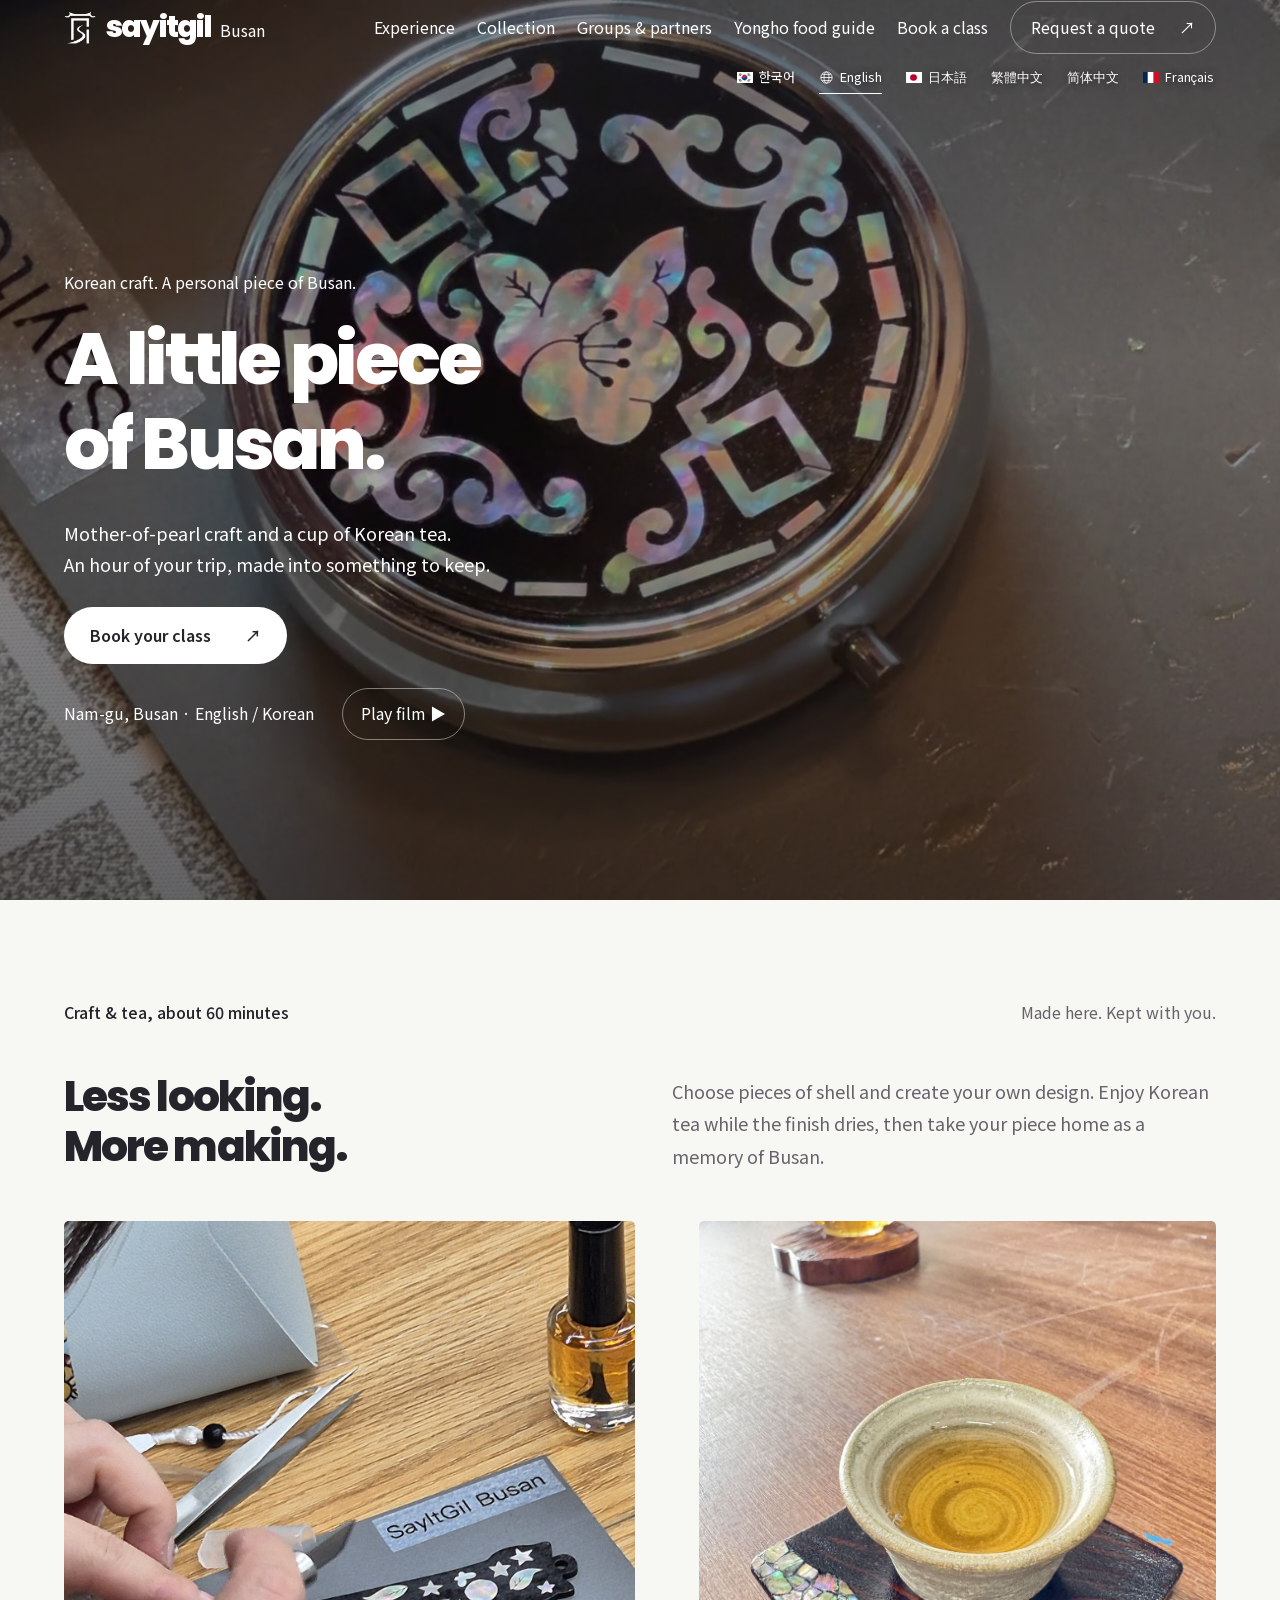
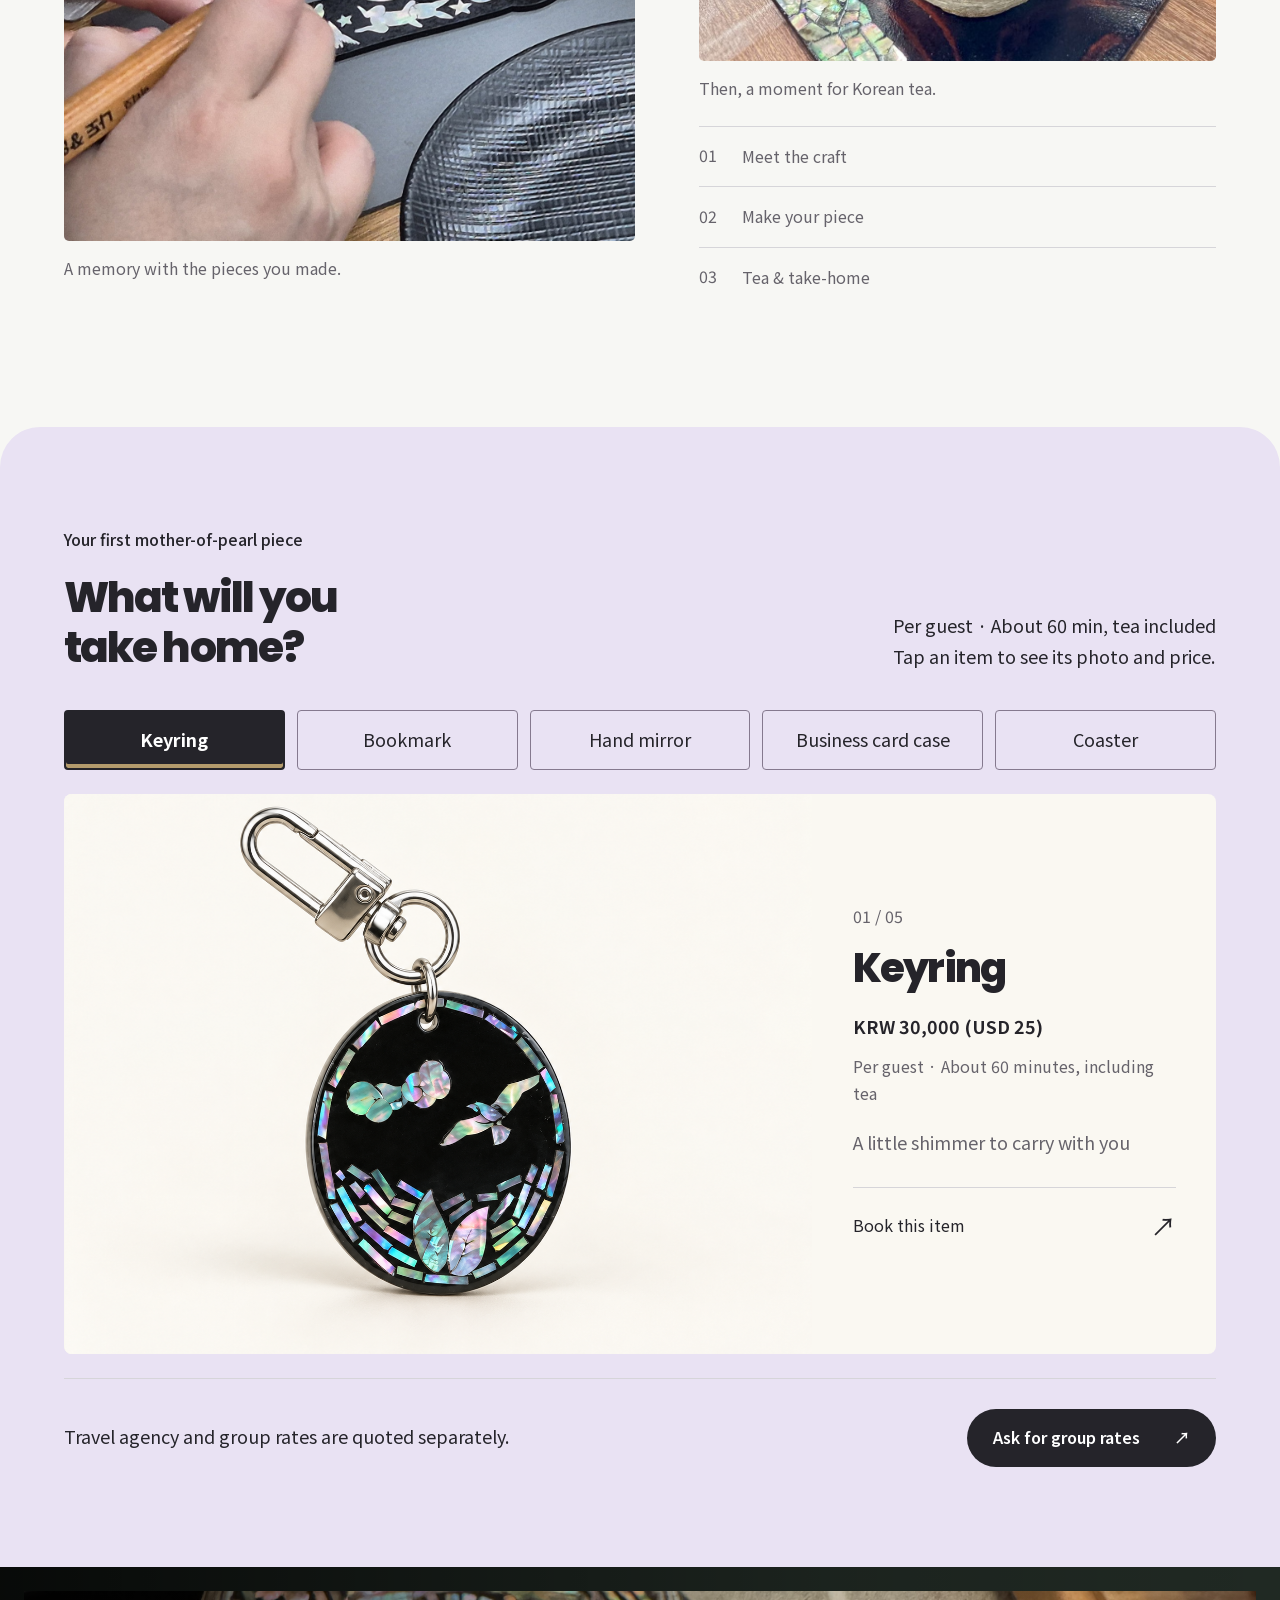
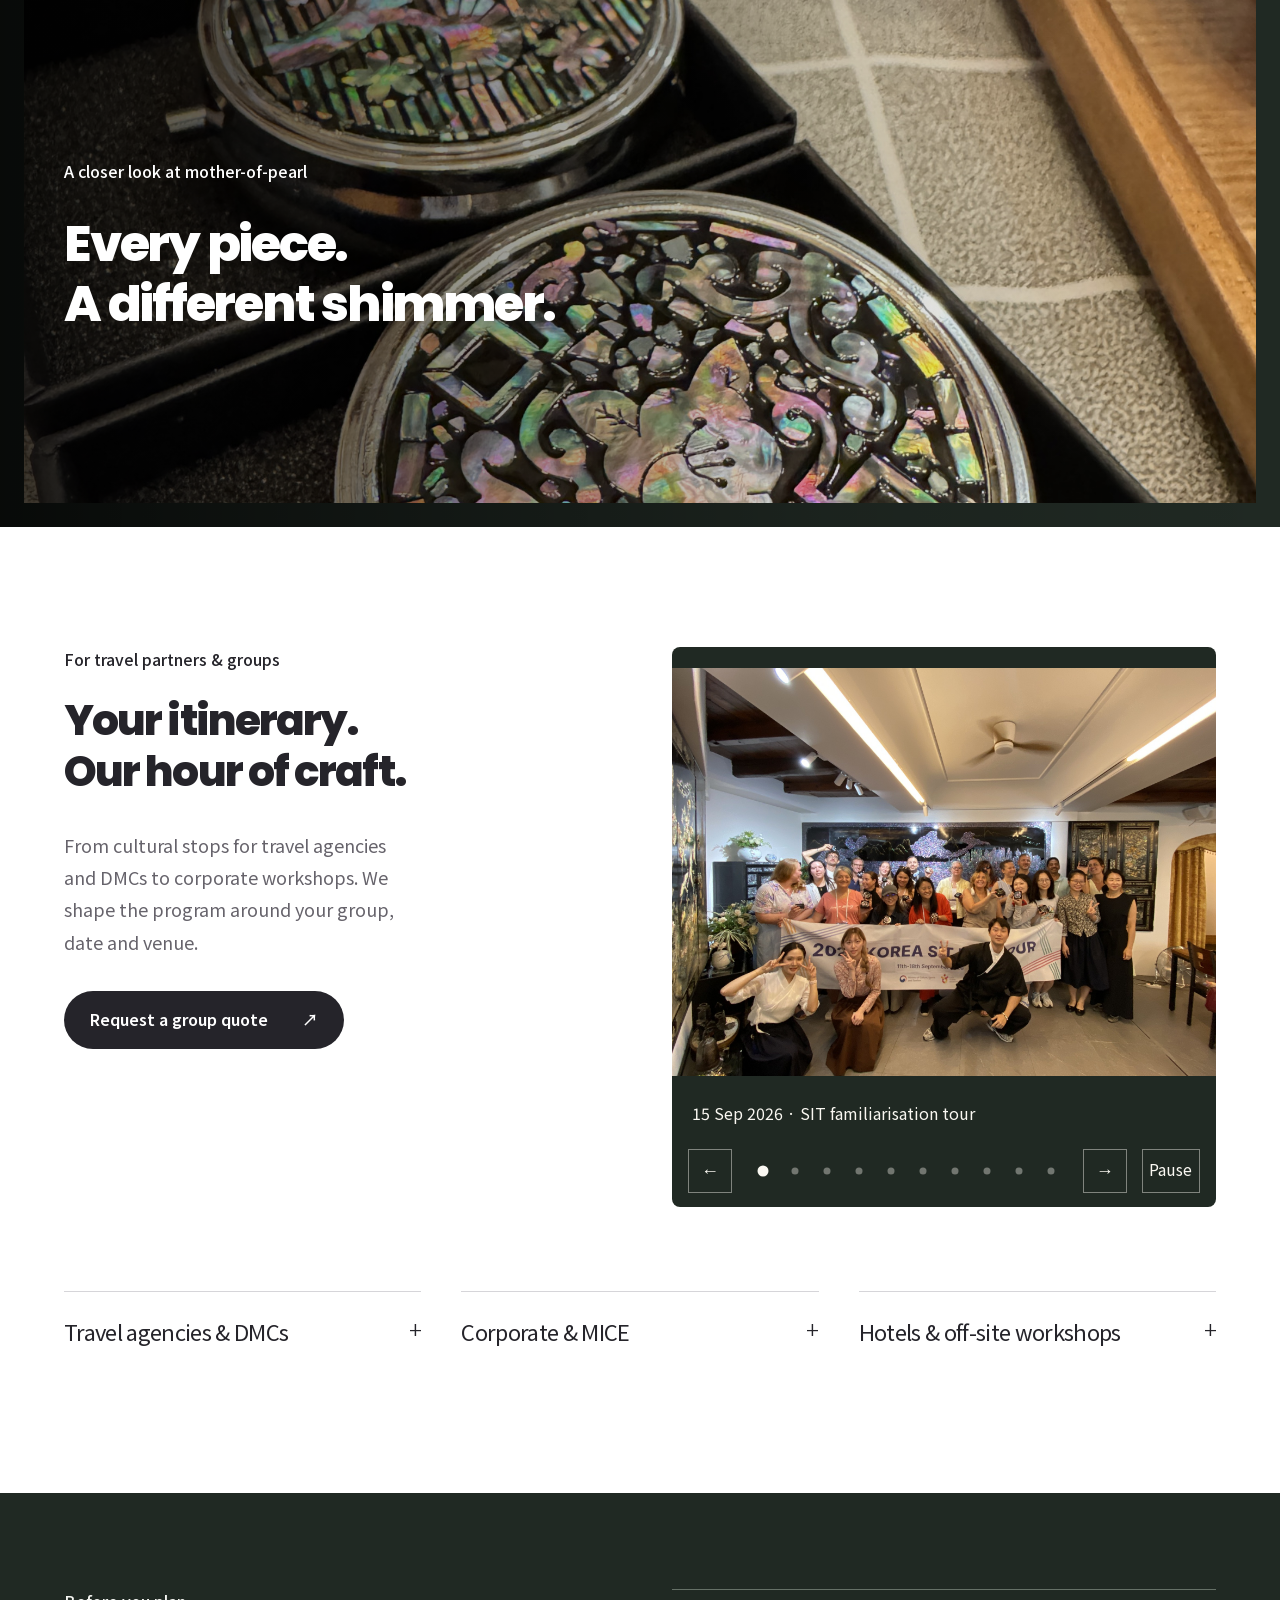
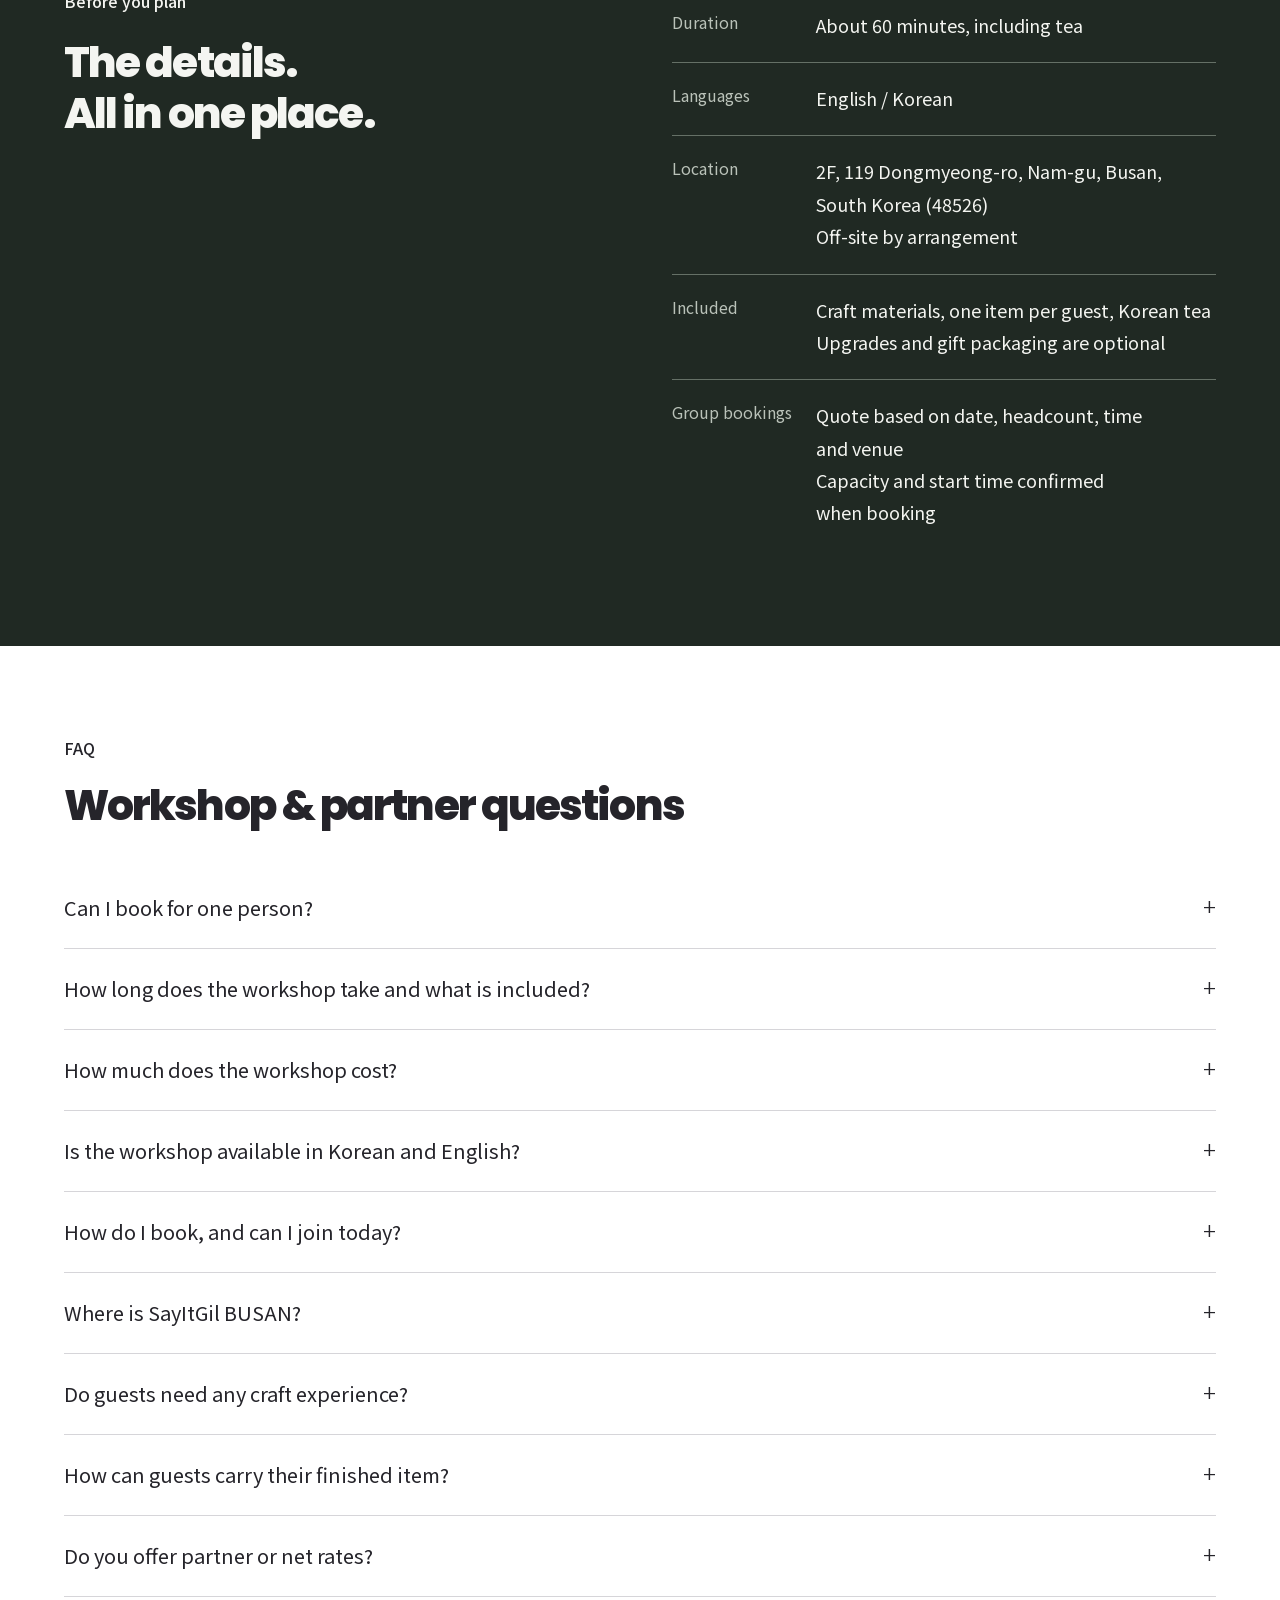
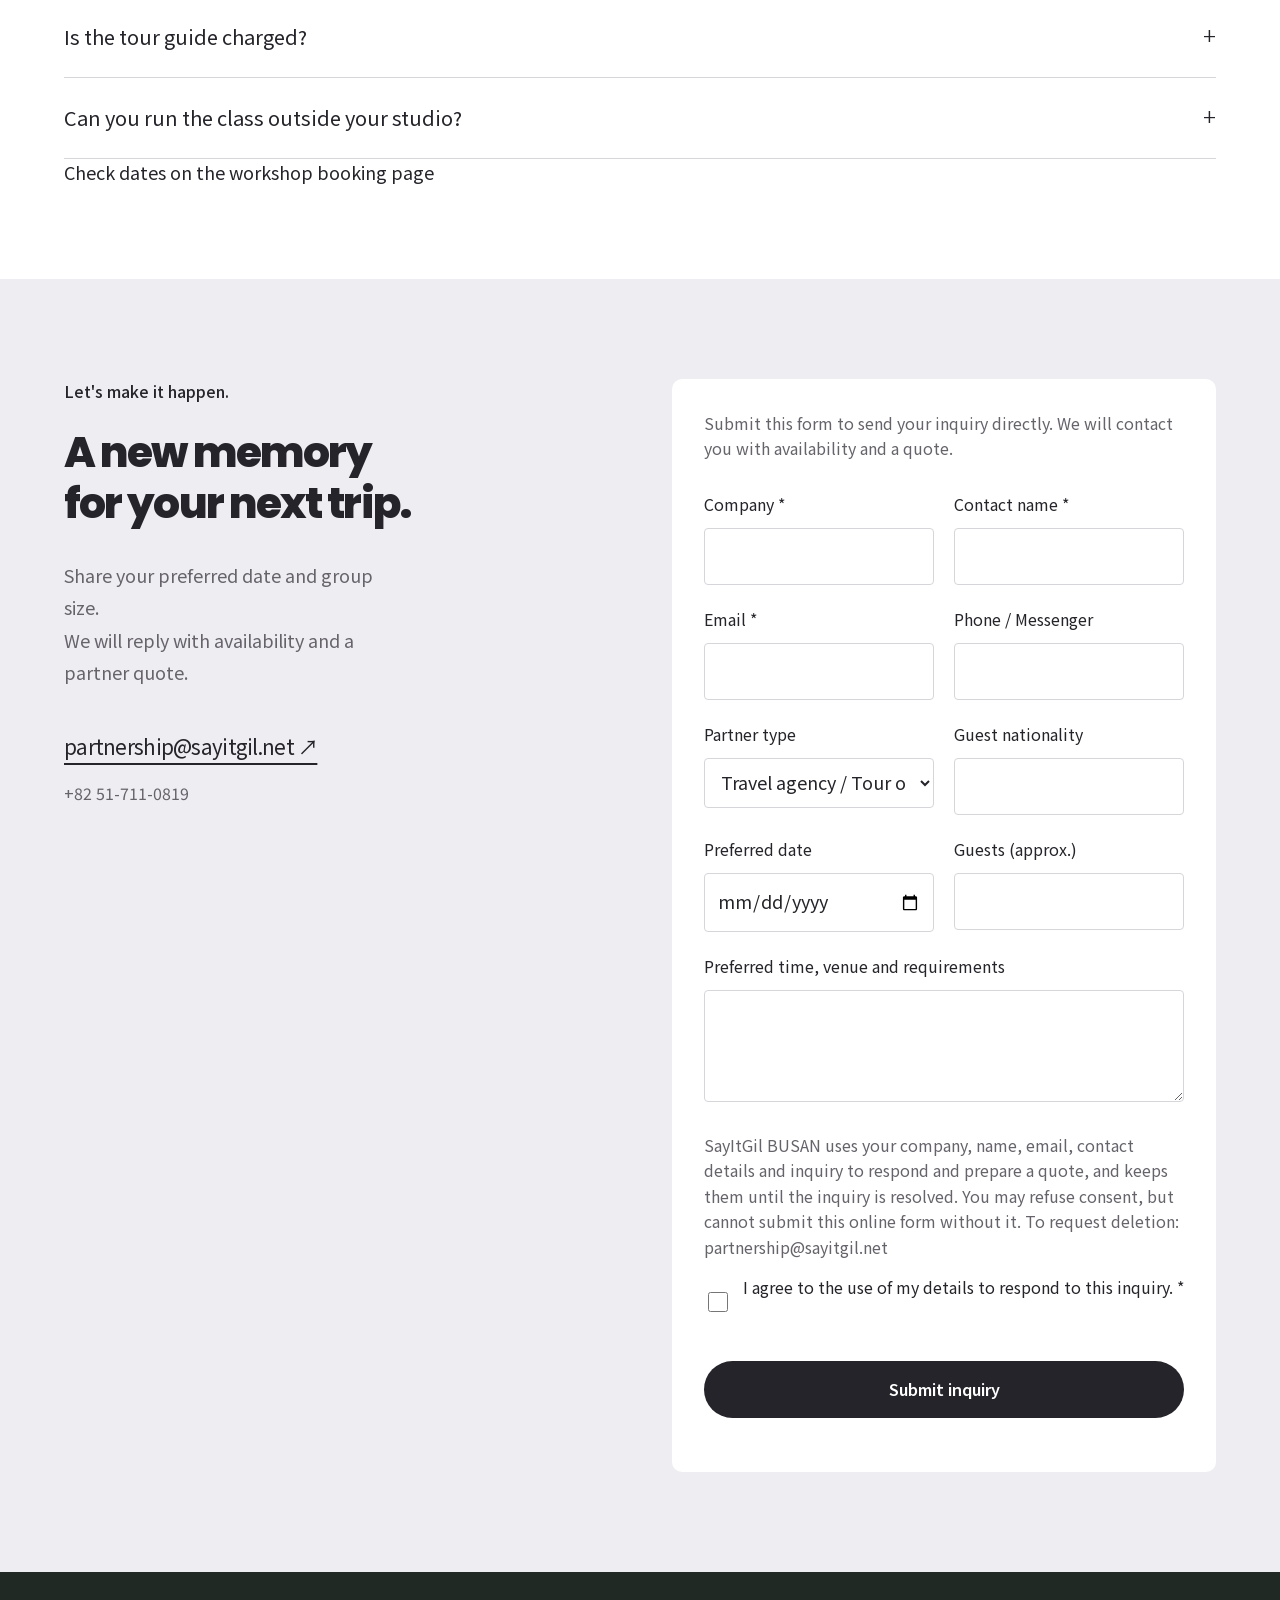
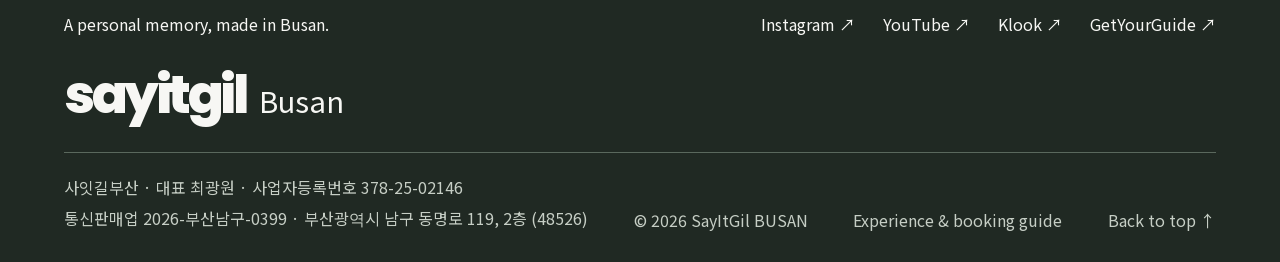
<file: index.html>
<!DOCTYPE html>
<html lang="ko"><head><meta charset="utf-8"/><meta content="width=device-width,initial-scale=1" name="viewport"/><title>사잇길부산 | 부산 자개 공예와 다도 체험</title><meta content="부산 남구 사잇길부산의 자개 공예와 다도 체험. 약 60분, 한국어·영어 진행. 개인·단체 예약, 품목별 가격과 방문 안내. Mother-of-pearl craft and Korean tea in Busan." name="description"/><link href="/img/mark.png" rel="icon"/><link href="/styles.css?v=20261105-wordmark2" rel="stylesheet"/><meta content="index,follow,max-image-preview:large" name="robots"/><link href="https://www.sayitgil.net/" hreflang="ko" rel="alternate"/><link href="https://www.sayitgil.net/en/" hreflang="en" rel="alternate"/><link href="https://www.sayitgil.net/en/" hreflang="x-default" rel="alternate"/><link href="https://www.sayitgil.net/" rel="canonical"/><link href="/llms.txt" rel="describedby" type="text/plain"/><link href="/experience.md" rel="alternate" title="체험 안내 / Experience guide" type="text/markdown"/><meta content="website" property="og:type"/><meta content="https://www.sayitgil.net/" property="og:url"/><meta content="사잇길부산 | Busan mother-of-pearl craft &amp; Korean tea" property="og:title"/><meta content="부산 남구 자개 공예와 다도 체험 · 약 60분 · 한국어/영어 · 개인 및 단체 예약. Mother-of-pearl craft and Korean tea in Busan." property="og:description"/><meta content="https://www.sayitgil.net/img/og-hand-mirrors.jpg" property="og:image"/><script type="application/ld+json">{"@context": "https://schema.org", "@graph": [{"@type": "LocalBusiness", "@id": "https://www.sayitgil.net/#business", "name": "사잇길부산", "alternateName": "SayItGil BUSAN", "url": "https://www.sayitgil.net/", "description": "부산 남구에서 자개 소품 만들기와 한국 차를 함께 경험하는 약 60분 공예 체험. Mother-of-pearl souvenir making and Korean tea in Nam-gu, Busan; about 60 minutes.", "telephone": "+82-51-711-0819", "email": "partnership@sayitgil.net", "image": "https://www.sayitgil.net/img/round6/experience.jpg", "address": [{"@type": "PostalAddress", "streetAddress": "동명로 119, 2층", "addressLocality": "남구", "addressRegion": "부산광역시", "postalCode": "48526", "addressCountry": "KR", "inLanguage": "ko"}, {"@type": "PostalAddress", "streetAddress": "2F, 119 Dongmyeong-ro", "addressLocality": "Nam-gu", "addressRegion": "Busan", "postalCode": "48526", "addressCountry": "South Korea", "inLanguage": "en"}], "sameAs": ["https://www.youtube.com/@sayitgil", "https://www.instagram.com/sayitgil/", "https://www.klook.com/en-US/activity/221471-busan-mother-of-pearl-craft-class-with-tea-ceremony/", "https://www.getyourguide.com/busan-l32281/busan-mother-of-pearl-craft-class-with-games-t1162229/", "https://www.kkday.com/en/product/683523", "https://www.airbnb.com/experiences/6804129", "https://www.google.com/maps?cid=4516739246951051170", "https://pcmap.place.naver.com/place/2031362333/home"], "geo": {"@type": "GeoCoordinates", "latitude": 35.1201896, "longitude": 129.1100697}, "openingHoursSpecification": [{"@type": "OpeningHoursSpecification", "dayOfWeek": ["Monday","Tuesday","Wednesday","Thursday","Friday","Saturday","Sunday"], "opens": "10:00", "closes": "18:00"}], "hasMap": "https://www.google.com/maps?cid=4516739246951051170"}, {"@type": "Service", "@id": "https://www.sayitgil.net/#craft-experience", "name": "부산 자개 공예와 다도 체험 | Busan mother-of-pearl craft and Korean tea", "serviceType": "Mother-of-pearl craft workshop", "provider": {"@id": "https://www.sayitgil.net/#business"}, "areaServed": {"@type": "City", "name": "Busan"}, "description": "약 60분, 공예 재료·1인 1소품·한국 차 포함. 한국어·영어 진행. 단체와 출장 체험은 사전 협의. About 60 minutes with materials, one item per guest and Korean tea. Korean and English. Group and off-site workshops by arrangement.", "offers": [{"@type": "Offer", "name": "자개 키링 / Mother-of-pearl keyring", "price": 30000, "priceCurrency": "KRW", "url": "https://www.sayitgil.net/booking.html", "itemOffered": {"@type": "Service", "name": "자개 키링 만들기 / Mother-of-pearl keyring workshop"}}, {"@type": "Offer", "name": "자개 책갈피 / Mother-of-pearl bookmark", "price": 30000, "priceCurrency": "KRW", "url": "https://www.sayitgil.net/booking.html", "itemOffered": {"@type": "Service", "name": "자개 책갈피 만들기 / Mother-of-pearl bookmark workshop"}}, {"@type": "Offer", "name": "자개 손거울 / Mother-of-pearl hand mirror", "price": 35000, "priceCurrency": "KRW", "url": "https://www.sayitgil.net/booking.html", "itemOffered": {"@type": "Service", "name": "자개 손거울 만들기 / Mother-of-pearl hand mirror workshop"}}, {"@type": "Offer", "name": "자개 명함케이스 / Mother-of-pearl business card case", "price": 35000, "priceCurrency": "KRW", "url": "https://www.sayitgil.net/booking.html", "itemOffered": {"@type": "Service", "name": "자개 명함케이스 만들기 / Mother-of-pearl business card case workshop"}}, {"@type": "Offer", "name": "자개 코스터 / Mother-of-pearl coaster", "price": 50000, "priceCurrency": "KRW", "url": "https://www.sayitgil.net/booking.html", "itemOffered": {"@type": "Service", "name": "자개 코스터 만들기 / Mother-of-pearl coaster workshop"}}]}, {"@type": "WebSite", "@id": "https://www.sayitgil.net/#website", "name": "사잇길부산 | SayItGil BUSAN", "url": "https://www.sayitgil.net/", "inLanguage": ["ko", "en"], "publisher": {"@id": "https://www.sayitgil.net/#business"}}]}</script><meta content="e8a9a65adebbda06eb43364115efa83b726cf22c" name="naver-site-verification"/>
<script type="application/ld+json">{"@context": "https://schema.org", "@type": "FAQPage", "@id": "https://www.sayitgil.net/#faq", "inLanguage": "ko", "mainEntity": [{"@type": "Question", "name": "혼자서도 예약할 수 있나요?", "acceptedAnswer": {"@type": "Answer", "text": "1인 참여를 원하면 예약 페이지에서 희망 날짜와 인원을 선택해 가능 여부를 확인합니다. 선택한 회차에 1인 예약이 가능한지 확인되지 않으면 051-711-0819 또는 partnership@sayitgil.net으로 문의한 뒤 예약합니다."}}, {"@type": "Question", "name": "체험은 얼마나 걸리고 무엇이 포함되나요?", "acceptedAnswer": {"@type": "Answer", "text": "자개 공예와 한국 차를 포함해 약 60분입니다. 공예 재료와 1인당 완성품 한 개가 포함되며, 만든 소품은 가져갑니다."}}, {"@type": "Question", "name": "체험 가격은 얼마인가요?", "acceptedAnswer": {"@type": "Answer", "text": "공식 홈페이지 개인 체험 기준으로 키링·책갈피는 각 30,000원, 손거울·명함케이스는 각 35,000원, 코스터는 50,000원입니다. 약 60분 체험과 한국 차가 포함됩니다. 예약 채널과 선택 옵션에 따라 조건이 다를 수 있어 결제 전 최종 금액을 확인합니다. 여행사·단체는 별도 견적입니다."}}, {"@type": "Question", "name": "한국어와 영어로 진행하나요?", "acceptedAnswer": {"@type": "Answer", "text": "한국어와 영어로 진행합니다. 예약할 때 희망 언어를 확인합니다."}}, {"@type": "Question", "name": "어떻게 예약하고, 당일에도 참여할 수 있나요?", "acceptedAnswer": {"@type": "Answer", "text": "아래 체험 예약 페이지에서 날짜·시간·인원을 선택합니다. 당일 참여는 빈자리와 운영 가능 여부를 먼저 확인해야 하며, 방문 전 051-711-0819로 문의합니다."}}, {"@type": "Question", "name": "어디로 찾아가면 되나요?", "acceptedAnswer": {"@type": "Answer", "text": "주소는 부산광역시 남구 동명로 119, 2층(48526)입니다. 지도에서 사잇길부산을 검색하고 출발지 기준 경로를 확인합니다. 1층 해달(HAEDAL) 간판이 있는 건물의 2층으로 올라오면 됩니다."}}, {"@type": "Question", "name": "공예 경험이 없어도 되나요?", "acceptedAnswer": {"@type": "Answer", "text": "필요 없습니다. 처음 해 보는 분을 기준으로 진행합니다."}}, {"@type": "Question", "name": "완성품은 어떻게 가져가나요?", "acceptedAnswer": {"@type": "Answer", "text": "완성한 소품을 가져갑니다. 포장 옵션은 예약 시 확인하며, 항공 운반은 이용 항공사의 수하물 규정을 확인합니다."}}, {"@type": "Question", "name": "여행사 요금이 따로 있나요?", "acceptedAnswer": {"@type": "Answer", "text": "프로그램·인원·장소에 맞춰 파트너 견적을 안내합니다. 품목 업그레이드와 포장 옵션은 견적서에 구분해 명시합니다."}}, {"@type": "Question", "name": "가이드도 요금이 있나요?", "acceptedAnswer": {"@type": "Answer", "text": "동행 가이드의 동행료는 무료입니다. 작품 제작과 재료 제공 조건은 견적서에 명시합니다."}}, {"@type": "Question", "name": "매장 밖에서도 진행할 수 있나요?", "acceptedAnswer": {"@type": "Answer", "text": "출장 운영은 장소·날짜·인원을 확인해 가능 여부와 견적을 안내합니다."}}]}</script><link href="/i18n/language.css" rel="stylesheet"/><script src="/i18n/catalogs.js"></script><script src="/i18n/language.js"></script></head><body>
<a class="skip" href="#experience"><span data-lang="ko">본문으로 이동</span><span data-lang="en">Skip to content</span></a>
<main id="top">
<section aria-label="Korean mother-of-pearl craft in Busan" class="hero"><header class="site-header"><a class="brand" href="#top"><img alt="사잇길부산" height="38" src="/img/mark.png" width="38"/><span>sayitgil<span class="brand-location">Busan</span></span></a><button aria-controls="navigation" aria-expanded="false" class="menu-toggle"><span data-lang="ko">메뉴</span><span data-lang="en">Menu</span></button><nav aria-label="Main navigation" class="nav-links" id="navigation"><a href="#experience"><span data-lang="ko">체험</span><span data-lang="en">Experience</span></a><a href="#collection"><span data-lang="ko">만들 수 있는 것</span><span data-lang="en">Collection</span></a><a href="#partners"><span data-lang="ko">단체·파트너</span><span data-lang="en">Groups &amp; partners</span></a><a class="nav-food-guide" href="https://partnership-sayitgil.github.io/yongho-food-guide/" rel="noopener noreferrer" target="_blank"><span data-lang="ko">용호동 맛집</span><span data-lang="en">Yongho food guide</span></a><a class="direct-booking" href="/booking.html"><span data-lang="ko">체험 예약</span><span data-lang="en">Book a class</span></a><a class="nav-inquiry" href="#inquiry"><span data-lang="ko">단체 견적 문의</span><span data-lang="en">Request a quote</span> <span aria-hidden="true">↗</span></a></nav><nav aria-label="Language" class="language-nav"></nav></header><div class="hero-media"><img alt="자개 소품을 직접 만드는 손작업 장면" fetchpriority="high" height="900" src="/img/hero-poster-new.jpg" width="1600"/><video aria-hidden="true" id="hero-video" loop="" muted="" playsinline="" poster="/img/hero-poster-new.jpg" preload="none"><source src="/img/hero-film-new.mp4" type="video/mp4"/></video></div><div class="hero-shade"></div><div class="hero-content"><p class="hero-label"><span data-lang="ko">한국의 자개, 나만의 부산.</span><span data-lang="en">Korean craft. A personal piece of Busan.</span></p><h1><span data-lang="ko">부산을<br/><span class="second-line">손끝에 담다.</span></span><span data-lang="en">A little piece<br/><span class="second-line">of Busan.</span></span></h1><div class="hero-bottom"><div><p><span data-lang="ko">자개 소품 만들기와 한국 차 한 잔.<br/>여행의 한 시간을, 가져갈 수 있는 기억으로.</span><span data-lang="en">Mother-of-pearl craft and a cup of Korean tea.<br/>An hour of your trip, made into something to keep.</span></p><a class="btn btn-light" href="/booking.html"><span data-lang="ko">체험 예약하기</span><span data-lang="en">Book your class</span> <span aria-hidden="true">↗</span></a></div><div class="hero-controls"><span><span data-lang="ko">부산 남구 · 영어 / 한국어</span><span data-lang="en">Nam-gu, Busan · English / Korean</span></span><button aria-label="Play video" id="film-toggle" type="button"><span data-lang="ko">영상 재생</span><span data-lang="en">Play film</span> <span aria-hidden="true">▶</span></button></div></div></div><a aria-label="Explore" class="hero-scroll" href="#experience">↓</a></section>
<section class="experience" id="experience"><div class="section-top"><span class="kicker"><span data-lang="ko">공예와 다도, 약 60분</span><span data-lang="en">Craft &amp; tea, about 60 minutes</span></span><span class="mini">Made here. Kept with you.</span></div><div class="statement"><h2><span data-lang="ko">구경하는 여행에서,<br/>직접 만드는 여행으로.</span><span data-lang="en">Less looking.<br/>More making.</span></h2><p><span data-lang="ko">조개에서 온 빛을 골라 나만의 소품을 꾸밉니다. 마감이 마르는 동안 한국 차를 즐기고, 완성한 작품은 여행의 기억으로 가져갑니다.</span><span data-lang="en">Choose pieces of shell and create your own design. Enjoy Korean tea while the finish dries, then take your piece home as a memory of Busan.</span></p></div><div class="experience-grid"><figure class="making-photo"><img alt="Hands arranging mother-of-pearl pieces on a bookmark" height="1500" loading="lazy" src="/img/round6/experience.jpg" width="2000"/><figcaption><span data-lang="ko">직접 만든 작품과 남기는 기억.</span><span data-lang="en">A memory with the pieces you made.</span></figcaption></figure><div class="tea-story"><figure><img alt="자개 받침 위에 놓인 한국 차" class="" height="1400" loading="lazy" src="/img/tea.jpg" width="1050"/><figcaption><span data-lang="ko">그리고, 차 한 잔의 여유.</span><span data-lang="en">Then, a moment for Korean tea.</span></figcaption></figure><div class="process"><div><span>01</span><p><span data-lang="ko">나전 이야기</span><span data-lang="en">Meet the craft</span></p></div><div><span>02</span><p><span data-lang="ko">자개 소품 만들기</span><span data-lang="en">Make your piece</span></p></div><div><span>03</span><p><span data-lang="ko">다도와 작품 포장</span><span data-lang="en">Tea &amp; take-home</span></p></div></div></div></div></section>
<section class="collection" id="collection"><div class="collection-head"><div><p class="kicker"><span data-lang="ko">나의 첫 자개 소품</span><span data-lang="en">Your first mother-of-pearl piece</span></p><h2><span data-lang="ko">어떤 기억을<br/>가져갈까요?</span><span data-lang="en">What will you<br/>take home?</span></h2></div><p class="collection-intro"><span data-lang="ko">개인 1인 기준 · 약 60분, 다도 포함<br/>품목을 눌러 사진과 가격을 살펴보세요.</span><span data-lang="en">Per guest · About 60 min, tea included<br/>Tap an item to see its photo and price.</span></p></div><div aria-label="Craft items" class="product-tabs" role="tablist"><button aria-controls="panel-keyring" aria-selected="true" data-product="keyring" id="tab-keyring" role="tab" tabindex="0" type="button"><span data-lang="ko">키링</span><span data-lang="en">Keyring</span></button><button aria-controls="panel-bookmark" aria-selected="false" data-product="bookmark" id="tab-bookmark" role="tab" tabindex="-1" type="button"><span data-lang="ko">책갈피</span><span data-lang="en">Bookmark</span></button><button aria-controls="panel-mirror" aria-selected="false" data-product="mirror" id="tab-mirror" role="tab" tabindex="-1" type="button"><span data-lang="ko">손거울</span><span data-lang="en">Hand mirror</span></button><button aria-controls="panel-case" aria-selected="false" data-product="case" id="tab-case" role="tab" tabindex="-1" type="button"><span data-lang="ko">명함케이스</span><span data-lang="en">Business card case</span></button><button aria-controls="panel-coaster" aria-selected="false" data-product="coaster" id="tab-coaster" role="tab" tabindex="-1" type="button"><span data-lang="ko">코스터</span><span data-lang="en">Coaster</span></button></div><div class="product-stage"><div aria-labelledby="tab-keyring" class="product-panel" id="panel-keyring" role="tabpanel"><figure><img alt="Keyring — actual mother-of-pearl piece" height="1086" loading="lazy" src="/img/products-retouched/keyring.png" width="1448"/></figure><div class="product-copy"><span class="product-index">01 / 05</span><h3><span data-lang="ko">키링</span><span data-lang="en">Keyring</span></h3><p class="product-price"><span data-lang="ko">30,000원 (USD 25)</span><span data-lang="en">KRW 30,000 (USD 25)</span></p><p class="product-duration"><span data-lang="ko">개인 1인 기준 · 약 60분, 다도 포함</span><span data-lang="en">Per guest · About 60 minutes, including tea</span></p><p><span data-lang="ko">가방과 열쇠에 더하는 자개의 빛</span><span data-lang="en">A little shimmer to carry with you</span></p><a class="round-link" href="/booking.html"><span data-lang="ko">이 소품 예약하기</span><span data-lang="en">Book this item</span> <span aria-hidden="true">↗</span></a></div></div><div aria-labelledby="tab-bookmark" class="product-panel" hidden="" id="panel-bookmark" role="tabpanel"><figure><img alt="Bookmark — actual mother-of-pearl piece" height="1086" loading="lazy" src="/img/products-retouched/bookmark.png" width="1448"/></figure><div class="product-copy"><span class="product-index">02 / 05</span><h3><span data-lang="ko">책갈피</span><span data-lang="en">Bookmark</span></h3><p class="product-price"><span data-lang="ko">30,000원 (USD 25)</span><span data-lang="en">KRW 30,000 (USD 25)</span></p><p class="product-duration"><span data-lang="ko">개인 1인 기준 · 약 60분, 다도 포함</span><span data-lang="en">Per guest · About 60 minutes, including tea</span></p><p><span data-lang="ko">책 사이에 간직하는 부산의 기억</span><span data-lang="en">A memory of Busan between the pages</span></p><a class="round-link" href="/booking.html"><span data-lang="ko">이 소품 예약하기</span><span data-lang="en">Book this item</span> <span aria-hidden="true">↗</span></a></div></div><div aria-labelledby="tab-mirror" class="product-panel" hidden="" id="panel-mirror" role="tabpanel"><figure><img alt="Hand mirror — actual mother-of-pearl piece" height="1086" loading="lazy" src="/img/products-retouched/mirror.png" width="1448"/></figure><div class="product-copy"><span class="product-index">03 / 05</span><h3><span data-lang="ko">손거울</span><span data-lang="en">Hand mirror</span></h3><p class="product-price"><span data-lang="ko">35,000원 (USD 29)</span><span data-lang="en">KRW 35,000 (USD 29)</span></p><p class="product-duration"><span data-lang="ko">개인 1인 기준 · 약 60분, 다도 포함</span><span data-lang="en">Per guest · About 60 minutes, including tea</span></p><p><span data-lang="ko">매일 꺼내 보는 나만의 문양</span><span data-lang="en">Your own design, part of every day</span></p><a class="round-link" href="/booking.html"><span data-lang="ko">이 소품 예약하기</span><span data-lang="en">Book this item</span> <span aria-hidden="true">↗</span></a></div></div><div aria-labelledby="tab-case" class="product-panel" hidden="" id="panel-case" role="tabpanel"><figure><img alt="Business card case — actual mother-of-pearl piece" height="1086" loading="lazy" src="/img/products-retouched/case.png" width="1448"/></figure><div class="product-copy"><span class="product-index">04 / 05</span><h3><span data-lang="ko">명함케이스</span><span data-lang="en">Business card case</span></h3><p class="product-price"><span data-lang="ko">35,000원 (USD 29)</span><span data-lang="en">KRW 35,000 (USD 29)</span></p><p class="product-duration"><span data-lang="ko">개인 1인 기준 · 약 60분, 다도 포함</span><span data-lang="en">Per guest · About 60 minutes, including tea</span></p><p><span data-lang="ko">손안에서 빛나는 부산의 기억</span><span data-lang="en">A memory of Busan in your hand</span></p><a class="round-link" href="/booking.html"><span data-lang="ko">이 소품 예약하기</span><span data-lang="en">Book this item</span> <span aria-hidden="true">↗</span></a></div></div><div aria-labelledby="tab-coaster" class="product-panel" hidden="" id="panel-coaster" role="tabpanel"><figure><img alt="Coaster — actual mother-of-pearl piece" height="1086" loading="lazy" src="/img/products-retouched/coaster.png" width="1448"/></figure><div class="product-copy"><span class="product-index">05 / 05</span><h3><span data-lang="ko">코스터</span><span data-lang="en">Coaster</span></h3><p class="product-price"><span data-lang="ko">50,000원 (USD 41)</span><span data-lang="en">KRW 50,000 (USD 41)</span></p><p class="product-duration"><span data-lang="ko">개인 1인 기준 · 약 60분, 다도 포함</span><span data-lang="en">Per guest · About 60 minutes, including tea</span></p><p><span data-lang="ko">차 한 잔과 함께 빛나는 자개</span><span data-lang="en">Mother-of-pearl for a moment of tea</span></p><a class="round-link" href="/booking.html"><span data-lang="ko">이 소품 예약하기</span><span data-lang="en">Book this item</span> <span aria-hidden="true">↗</span></a></div></div></div><div class="group-pricing"><p><span data-lang="ko">여행사·단체 가격은 별도 문의</span><span data-lang="en">Travel agency and group rates are quoted separately.</span></p><a class="btn btn-dark" href="#inquiry"><span data-lang="ko">여행사·단체 가격 문의</span><span data-lang="en">Ask for group rates</span> ↗</a></div></section>
<section aria-label="Mother-of-pearl detail" class="material-study"><img alt="자개 조각의 반사광과 문양을 가까이 본 실제 작품 디테일" height="1701" loading="lazy" sizes="100vw" src="/img/round3/texture-1600.jpg" srcset="img/round3/texture-1600.jpg 1600w, img/round3/texture-3024.jpg 3024w" width="3024"/><div><p class="kicker"><span data-lang="ko">자개 작품의 디테일</span><span data-lang="en">A closer look at mother-of-pearl</span></p><h2><span data-lang="ko">가까이 볼수록,<br/>다른 빛.</span><span data-lang="en">Every piece.<br/>A different shimmer.</span></h2></div></section><section class="partners" id="partners"><div class="partner-intro"><p class="kicker"><span data-lang="ko">함께 만드는 부산 일정</span><span data-lang="en">For travel partners &amp; groups</span></p><h2><span data-lang="ko">당신의 일정에,<br/>우리의 한 시간.</span><span data-lang="en">Your itinerary.<br/>Our hour of craft.</span></h2><p><span data-lang="ko">여행사·DMC의 문화 체험부터 기업 워크숍까지. 인원과 날짜, 장소에 맞춰 운영안을 제안합니다.</span><span data-lang="en">From cultural stops for travel agencies and DMCs to corporate workshops. We shape the program around your group, date and venue.</span></p><a class="btn btn-dark" href="#inquiry"><span data-lang="ko">단체 견적 문의</span><span data-lang="en">Request a group quote</span> ↗</a></div><div aria-label="Real group experiences" aria-roledescription="carousel" class="guest-photo experience-carousel partner-carousel" role="region" tabindex="0"><figure class="slide" data-slide="0"><img alt="15 Sep 2026 · SIT familiarisation tour" height="1500" loading="lazy" src="/img/round6/sit-group.jpg" width="2000"/><figcaption><span data-lang="ko">2026.09.15 · SIT 팸투어</span><span data-lang="en">15 Sep 2026 · SIT familiarisation tour</span></figcaption></figure><figure class="slide" data-slide="1" hidden=""><img alt="A shared memory of Busan" height="540" loading="lazy" src="/img/round4/group-1.jpg" width="960"/><figcaption><span data-lang="ko">함께 완성한 부산의 기억</span><span data-lang="en">A shared memory of Busan</span></figcaption></figure><figure class="slide" data-slide="2" hidden=""><img alt="With the pieces they made" height="1350" loading="lazy" src="/img/round4/group-2.jpg" width="1800"/><figcaption><span data-lang="ko">완성한 작품과 함께</span><span data-lang="en">With the pieces they made</span></figcaption></figure><figure class="slide" data-slide="3" hidden=""><img alt="A family memory, made together" height="1800" loading="lazy" src="/img/round4/group-3.jpg" width="1350"/><figcaption><span data-lang="ko">가족이 함께 만든 여행의 기억</span><span data-lang="en">A family memory, made together</span></figcaption></figure><figure class="slide" data-slide="4" hidden=""><img alt="On-site class for the Ministry of Food and Drug Safety" height="1500" loading="lazy" src="/img/round6/mfds.jpg" width="2000"/><figcaption><span data-lang="ko">식품의약품안전처 출장 강의</span><span data-lang="en">On-site class for the Ministry of Food and Drug Safety</span></figcaption></figure><figure class="slide" data-slide="5" hidden=""><img alt="With Gangbo master Kim Yul-hyeon" height="1350" loading="lazy" src="/img/round4/group-5.jpg" width="1800"/><figcaption><span data-lang="ko">강보 김율현 선생님과 함께</span><span data-lang="en">With Gangbo master Kim Yul-hyeon</span></figcaption></figure><figure class="slide" data-slide="6" hidden=""><img alt="Community craft session at Gwangalli" height="1800" loading="lazy" src="/img/round6/gwangalli-making.jpg" width="1440"/><figcaption><span data-lang="ko">광안리 시민 참여 나전 체험</span><span data-lang="en">Community craft session at Gwangalli</span></figcaption></figure><figure class="slide" data-slide="7" hidden=""><img alt="SIT familiarisation tour · Finished mother-of-pearl pieces" height="2000" loading="lazy" src="/img/round6/sit-display.jpg" width="1500"/><figcaption><span data-lang="ko">SIT 팸투어 · 완성한 자개 작품</span><span data-lang="en">SIT familiarisation tour · Finished mother-of-pearl pieces</span></figcaption></figure><figure class="slide" data-slide="8" hidden=""><img alt="SIT familiarisation tour · Creating with mother-of-pearl" height="2000" loading="lazy" src="/img/round6/sit-making.jpg" width="1500"/><figcaption><span data-lang="ko">SIT 팸투어 · 손끝으로 만드는 자개</span><span data-lang="en">SIT familiarisation tour · Creating with mother-of-pearl</span></figcaption></figure><figure class="slide" data-slide="9" hidden=""><img alt="SIT familiarisation tour · Shaping a personal design" height="2000" loading="lazy" src="/img/round6/sit-detail.jpg" width="1500"/><figcaption><span data-lang="ko">SIT 팸투어 · 나만의 무늬를 담다</span><span data-lang="en">SIT familiarisation tour · Shaping a personal design</span></figcaption></figure><div class="carousel-controls"><button aria-label="Previous photo" class="carousel-prev" type="button">←</button><div class="carousel-dots"><button aria-current="true" aria-label="Photo 1 of 10" data-slide-to="0" type="button"></button><button aria-current="false" aria-label="Photo 2 of 10" data-slide-to="1" type="button"></button><button aria-current="false" aria-label="Photo 3 of 10" data-slide-to="2" type="button"></button><button aria-current="false" aria-label="Photo 4 of 10" data-slide-to="3" type="button"></button><button aria-current="false" aria-label="Photo 5 of 10" data-slide-to="4" type="button"></button><button aria-current="false" aria-label="Photo 6 of 10" data-slide-to="5" type="button"></button><button aria-current="false" aria-label="Photo 7 of 10" data-slide-to="6" type="button"></button><button aria-current="false" aria-label="Photo 8 of 10" data-slide-to="7" type="button"></button><button aria-current="false" aria-label="Photo 9 of 10" data-slide-to="8" type="button"></button><button aria-current="false" aria-label="Photo 10 of 10" data-slide-to="9" type="button"></button></div><button aria-label="Next photo" class="carousel-next" type="button">→</button><button aria-pressed="false" class="carousel-pause" type="button"><span data-lang="ko">멈춤</span><span data-lang="en">Pause</span></button></div></div><div class="partner-formats"><details><summary><span data-lang="ko">여행사 · DMC</span><span data-lang="en">Travel agencies &amp; DMCs</span></summary><p><span data-lang="ko">패키지·개별 투어의 문화 체험 일정. 단체별 시작 시간과 파트너 요금은 견적 시 안내합니다. 동행 가이드의 동행료는 무료이며 작품 제작 조건은 별도 확인합니다.</span><span data-lang="en">A cultural stop for package and private tours. Start times and partner rates are confirmed in the quote. Accompanying guides pay no attendance fee; craft participation is confirmed separately.</span></p></details><details><summary><span data-lang="ko">기업 · MICE</span><span data-lang="en">Corporate &amp; MICE</span></summary><p><span data-lang="ko">인센티브 투어와 워크숍을 위한 팀 모자이크 프로그램. 작품 크기·테마·시간과 진행 장소를 사전에 협의합니다.</span><span data-lang="en">Team mosaic programs for incentive tours and workshops. Artwork size, theme, duration and venue are agreed in advance.</span></p></details><details><summary><span data-lang="ko">호텔 · 출장 워크숍</span><span data-lang="en">Hotels &amp; off-site workshops</span></summary><p><span data-lang="ko">외부 장소의 단체 체험은 인원·날짜·장소 조건에 따라 협의합니다. 공간 준비사항과 진행 인력은 견적 시 확정합니다.</span><span data-lang="en">Off-site group sessions are available by arrangement. Venue setup and staffing are confirmed with the quote.</span></p></details></div></section>
<section class="practical" id="details"><div><p class="kicker"><span data-lang="ko">일정에 넣기 전 확인</span><span data-lang="en">Before you plan</span></p><h2><span data-lang="ko">필요한 정보만,<br/>한눈에.</span><span data-lang="en">The details.<br/>All in one place.</span></h2></div><dl><div><dt><span data-lang="ko">소요 시간</span><span data-lang="en">Duration</span></dt><dd><span data-lang="ko">약 60분 · 다도 포함</span><span data-lang="en">About 60 minutes, including tea</span></dd></div><div><dt><span data-lang="ko">진행 언어</span><span data-lang="en">Languages</span></dt><dd><span data-lang="ko">영어 / 한국어</span><span data-lang="en">English / Korean</span></dd></div><div><dt><span data-lang="ko">장소</span><span data-lang="en">Location</span></dt><dd><span data-lang="ko">부산광역시 남구 동명로 119, 2층 (48526)<br/>출장은 사전 협의</span><span data-lang="en">2F, 119 Dongmyeong-ro, Nam-gu, Busan, South Korea (48526)<br/>Off-site by arrangement</span></dd></div><div><dt><span data-lang="ko">포함 사항</span><span data-lang="en">Included</span></dt><dd><span data-lang="ko">공예 재료 · 1인 1소품 · 한국 차<br/>업그레이드·선물포장은 선택 옵션</span><span data-lang="en">Craft materials, one item per guest, Korean tea<br/>Upgrades and gift packaging are optional</span></dd></div><div><dt><span data-lang="ko">단체 예약</span><span data-lang="en">Group bookings</span></dt><dd><span data-lang="ko">날짜·인원·시간·장소를 기준으로 견적<br/>정원과 시작 시간은 예약 시 확정</span><span data-lang="en">Quote based on date, headcount, time and venue<br/>Capacity and start time confirmed when booking</span></dd></div></dl></section>
<section class="faq" id="faq">
<div class="wrap">
<p class="kicker">FAQ</p>
<div class="section-head"><h2><span data-lang="en">Workshop &amp; partner questions</span><span data-lang="ko">자주 묻는 질문</span></h2></div>
<details><summary><span data-lang="ko">혼자서도 예약할 수 있나요?</span><span data-lang="en">Can I book for one person?</span></summary><p><span data-lang="ko">1인 참여를 원하면 예약 페이지에서 희망 날짜와 인원을 선택해 가능 여부를 확인합니다. 선택한 회차에 1인 예약이 가능한지 확인되지 않으면 051-711-0819 또는 partnership@sayitgil.net으로 문의한 뒤 예약합니다.</span><span data-lang="en">Check the booking page for your preferred date and one guest. If availability for one guest is not confirmed for that session, contact +82-51-711-0819 or partnership@sayitgil.net before booking.</span></p></details>
<details><summary><span data-lang="ko">체험은 얼마나 걸리고 무엇이 포함되나요?</span><span data-lang="en">How long does the workshop take and what is included?</span></summary><p><span data-lang="ko">자개 공예와 한국 차를 포함해 약 60분입니다. 공예 재료와 1인당 완성품 한 개가 포함되며, 만든 소품은 가져갑니다.</span><span data-lang="en">The workshop takes about 60 minutes, including mother-of-pearl craft and Korean tea. Materials and one finished item per guest are included, and guests take their item home.</span></p></details>
<details><summary><span data-lang="ko">체험 가격은 얼마인가요?</span><span data-lang="en">How much does the workshop cost?</span></summary><p><span data-lang="ko">공식 홈페이지 개인 체험 기준으로 키링·책갈피는 각 30,000원, 손거울·명함케이스는 각 35,000원, 코스터는 50,000원입니다. 약 60분 체험과 한국 차가 포함됩니다. 예약 채널과 선택 옵션에 따라 조건이 다를 수 있어 결제 전 최종 금액을 확인합니다. 여행사·단체는 별도 견적입니다.</span><span data-lang="en">The official website lists individual workshop prices of KRW 30,000 for a keyring or bookmark, KRW 35,000 for a hand mirror or business card case, and KRW 50,000 for a coaster, including about 60 minutes and Korean tea. Conditions may differ by booking channel and options; confirm the final amount before payment. Agency and group rates are quoted separately.</span></p></details>
<details><summary><span data-lang="ko">한국어와 영어로 진행하나요?</span><span data-lang="en">Is the workshop available in Korean and English?</span></summary><p><span data-lang="ko">한국어와 영어로 진행합니다. 예약할 때 희망 언어를 확인합니다.</span><span data-lang="en">The workshop is offered in Korean and English. Confirm your preferred language when booking.</span></p></details>
<details><summary><span data-lang="ko">어떻게 예약하고, 당일에도 참여할 수 있나요?</span><span data-lang="en">How do I book, and can I join today?</span></summary><p><span data-lang="ko">당일 체험 가능 여부는 방문 전에 partnership@sayitgil.net으로 문의해 주세요.</span><span data-lang="en">For same-day availability, email partnership@sayitgil.net before visiting the studio.</span></p></details>
<details><summary><span data-lang="ko">어디로 찾아가면 되나요?</span><span data-lang="en">Where is SayItGil BUSAN?</span></summary><p><span data-lang="ko">주소는 부산광역시 남구 동명로 119, 2층(48526)입니다. 지도에서 사잇길부산을 검색하고 출발지 기준 경로를 확인합니다. 1층 해달(HAEDAL) 간판이 있는 건물의 2층으로 올라오면 됩니다.</span><span data-lang="en">Visit 2F, 119 Dongmyeong-ro, Nam-gu, Busan, South Korea (48526). Search for SayItGil BUSAN on your map and check directions from your starting point. Look for the HAEDAL sign on the first floor and go up to the second floor.</span></p></details>
<details><summary><span data-lang="en">Do guests need any craft experience?</span><span data-lang="ko">공예 경험이 없어도 되나요?</span></summary><p><span data-lang="en">No. The class is designed for first-timers.</span><span data-lang="ko">필요 없습니다. 처음 해 보는 분을 기준으로 진행합니다.</span></p></details>
<details><summary><span data-lang="en">How can guests carry their finished item?</span><span data-lang="ko">완성품은 어떻게 가져가나요?</span></summary><p><span data-lang="en">Guests take home their finished item. Packing options are confirmed when booking; check your airline's baggage rules for carriage.</span><span data-lang="ko">완성한 소품을 가져갑니다. 포장 옵션은 예약 시 확인하며, 항공 운반은 이용 항공사의 수하물 규정을 확인합니다.</span></p></details>
<details><summary><span data-lang="en">Do you offer partner or net rates?</span><span data-lang="ko">여행사 요금이 따로 있나요?</span></summary><p><span data-lang="en">Partner rates are quoted for your program, group size and venue. Optional upgrades and packaging are itemized in the quote.</span><span data-lang="ko">프로그램·인원·장소에 맞춰 파트너 견적을 안내합니다. 품목 업그레이드와 포장 옵션은 견적서에 구분해 명시합니다.</span></p></details>
<details><summary><span data-lang="en">Is the tour guide charged?</span><span data-lang="ko">가이드도 요금이 있나요?</span></summary><p><span data-lang="en">Accompanying tour guides pay no attendance fee. Any craft participation or materials are specified in the quote.</span><span data-lang="ko">동행 가이드의 동행료는 무료입니다. 작품 제작과 재료 제공 조건은 견적서에 명시합니다.</span></p></details>
<details><summary><span data-lang="en">Can you run the class outside your studio?</span><span data-lang="ko">매장 밖에서도 진행할 수 있나요?</span></summary><p><span data-lang="en">Off-site sessions can be arranged. Send the venue, date and group size for a feasibility check and quote.</span><span data-lang="ko">출장 운영은 장소·날짜·인원을 확인해 가능 여부와 견적을 안내합니다.</span></p></details>
<p><a href="/booking.html?lang=ko"><span data-lang="ko">체험 예약 페이지에서 일정 확인</span><span data-lang="en">Check dates on the workshop booking page</span></a></p>
</div>
</section>
<section class="inquiry" id="inquiry"><div class="inquiry-heading"><p class="kicker">Let's make it happen.</p><h2><span data-lang="ko">다음 부산 일정,<br/>함께 만들까요?</span><span data-lang="en">A new memory<br/>for your next trip.</span></h2><p><span data-lang="ko">희망 날짜와 인원을 남기면<br/>예약 가능 여부와 파트너 견적을 안내합니다.</span><span data-lang="en">Share your preferred date and group size.<br/>We will reply with availability and a partner quote.</span></p><a class="email-link" href="mailto:partnership@sayitgil.net">partnership@sayitgil.net ↗</a><a class="phone-link" href="tel:+82517110819">+82 51-711-0819</a></div><form id="inquiry-form" novalidate="">
<p class="full form-note"><span data-lang="ko">아래 양식을 보내면 문의가 바로 접수됩니다. 남겨주신 연락처로 예약 가능 여부와 견적을 안내합니다.</span><span data-lang="en">Submit this form to send your inquiry directly. We will contact you with availability and a quote.</span></p>
<input aria-hidden="true" autocomplete="off" class="hp" name="_hp" tabindex="-1" type="text"/>
<div><label for="company"><span data-lang="en">Company</span><span data-lang="ko">회사명</span> *</label><input autocomplete="organization" id="company" maxlength="150" name="company" required=""/></div>
<div><label for="name"><span data-lang="en">Contact name</span><span data-lang="ko">담당자</span> *</label><input autocomplete="name" id="name" maxlength="100" name="name" required=""/></div>
<div><label for="email">Email *</label><input autocomplete="email" id="email" maxlength="254" name="email" required="" type="email"/></div>
<div><label for="phone"><span data-lang="en">Phone / Messenger</span><span data-lang="ko">연락처·메신저</span></label><input id="phone" maxlength="150" name="phone"/></div>
<div><label for="type"><span data-lang="en">Partner type</span><span data-lang="ko">구분</span></label>
<select id="type" name="type">
<option data-en="Travel agency / Tour operator" data-ko="여행사 / 투어 운영사" value="Travel agency">여행사 / 투어 운영사</option><option data-en="DMC / Land operator" data-ko="DMC / 현지 운영사" value="DMC">DMC / 현지 운영사</option><option data-en="MICE / Corporate" data-ko="MICE / 기업" value="MICE">MICE / 기업</option><option data-en="Hotel / Venue" data-ko="호텔 / 행사장" value="Hotel">호텔 / 행사장</option><option data-en="Other" data-ko="기타" value="Other">기타</option>
</select></div>
<div><label for="market"><span data-lang="en">Guest nationality</span><span data-lang="ko">고객 국적</span></label><input id="market" maxlength="150" name="market"/></div>
<div><label for="date"><span data-lang="en">Preferred date</span><span data-lang="ko">희망 날짜</span></label><input id="date" name="date" type="date"/></div>
<div><label for="pax"><span data-lang="en">Guests (approx.)</span><span data-lang="ko">예상 인원</span></label><input id="pax" max="10000" min="1" name="pax" required="" step="1" type="number"/></div>
<div class="full"><label for="message"><span data-lang="en">Preferred time, venue and requirements</span><span data-lang="ko">희망 시간·장소·요청사항</span></label><textarea id="message" maxlength="4000" name="message"></textarea></div>
<div class="full inquiry-consent"><p class="form-note"><span data-lang="ko">사잇길부산은 문의 응대와 견적 안내를 위해 회사명·담당자·이메일·연락처 및 문의 내용을 수집·이용하며, 문의 처리가 끝날 때까지 보관합니다. 동의를 거부할 수 있으나 온라인 문의 접수는 제한됩니다. 삭제 요청: partnership@sayitgil.net</span><span data-lang="en">SayItGil BUSAN uses your company, name, email, contact details and inquiry to respond and prepare a quote, and keeps them until the inquiry is resolved. You may refuse consent, but cannot submit this online form without it. To request deletion: partnership@sayitgil.net</span></p><label class="consent-label" for="inquiry-consent"><input id="inquiry-consent" name="consent" required="" type="checkbox"/><span data-lang="ko">문의 응대를 위한 개인정보 수집·이용에 동의합니다. *</span><span data-lang="en">I agree to the use of my details to respond to this inquiry. *</span></label></div>
<div class="full"><button class="btn btn-dark" type="submit"><span data-lang="en">Submit inquiry</span><span data-lang="ko">문의 접수하기</span></button></div>
<p class="form-status" id="form-status" role="status"></p>
</form></section>
<footer><div class="footer-top"><p><span data-lang="ko">부산에서 만든, 나만의 기억.</span><span data-lang="en">A personal memory, made in Busan.</span></p><div><a href="https://www.instagram.com/sayitgil/" rel="noopener" target="_blank">Instagram ↗</a><a href="https://www.youtube.com/@sayitgil" rel="noopener" target="_blank">YouTube ↗</a><a href="https://www.klook.com/en-US/activity/221471-busan-mother-of-pearl-craft-class-with-tea-ceremony/" rel="noopener" target="_blank">Klook ↗</a><a href="https://www.getyourguide.com/busan-l32281/busan-mother-of-pearl-craft-class-with-games-t1162229/" rel="noopener" target="_blank">GetYourGuide ↗</a></div></div><div class="footer-wordmark">sayitgil<span>Busan</span></div><div class="footer-bottom"><p>사잇길부산 · 대표 최광원 · 사업자등록번호 378-25-02146<br/>통신판매업 2026-부산남구-0399 · 부산광역시 남구 동명로 119, 2층 (48526)</p><span>© 2026 SayItGil BUSAN</span><a href="/experience-guide.html"><span data-lang="ko">체험·예약 안내</span><span data-lang="en">Experience &amp; booking guide</span></a><a href="#top"><span data-lang="ko">맨 위로</span><span data-lang="en">Back to top</span> ↑</a></div></footer>
</main><a class="floating-inquiry" hidden="" href="#inquiry"><span data-lang="ko">단체 견적 문의</span><span data-lang="en">Request a quote</span> <span aria-hidden="true">↗</span></a><script src="/main.js?v=inquiry-20261028"></script></body></html>
</file>
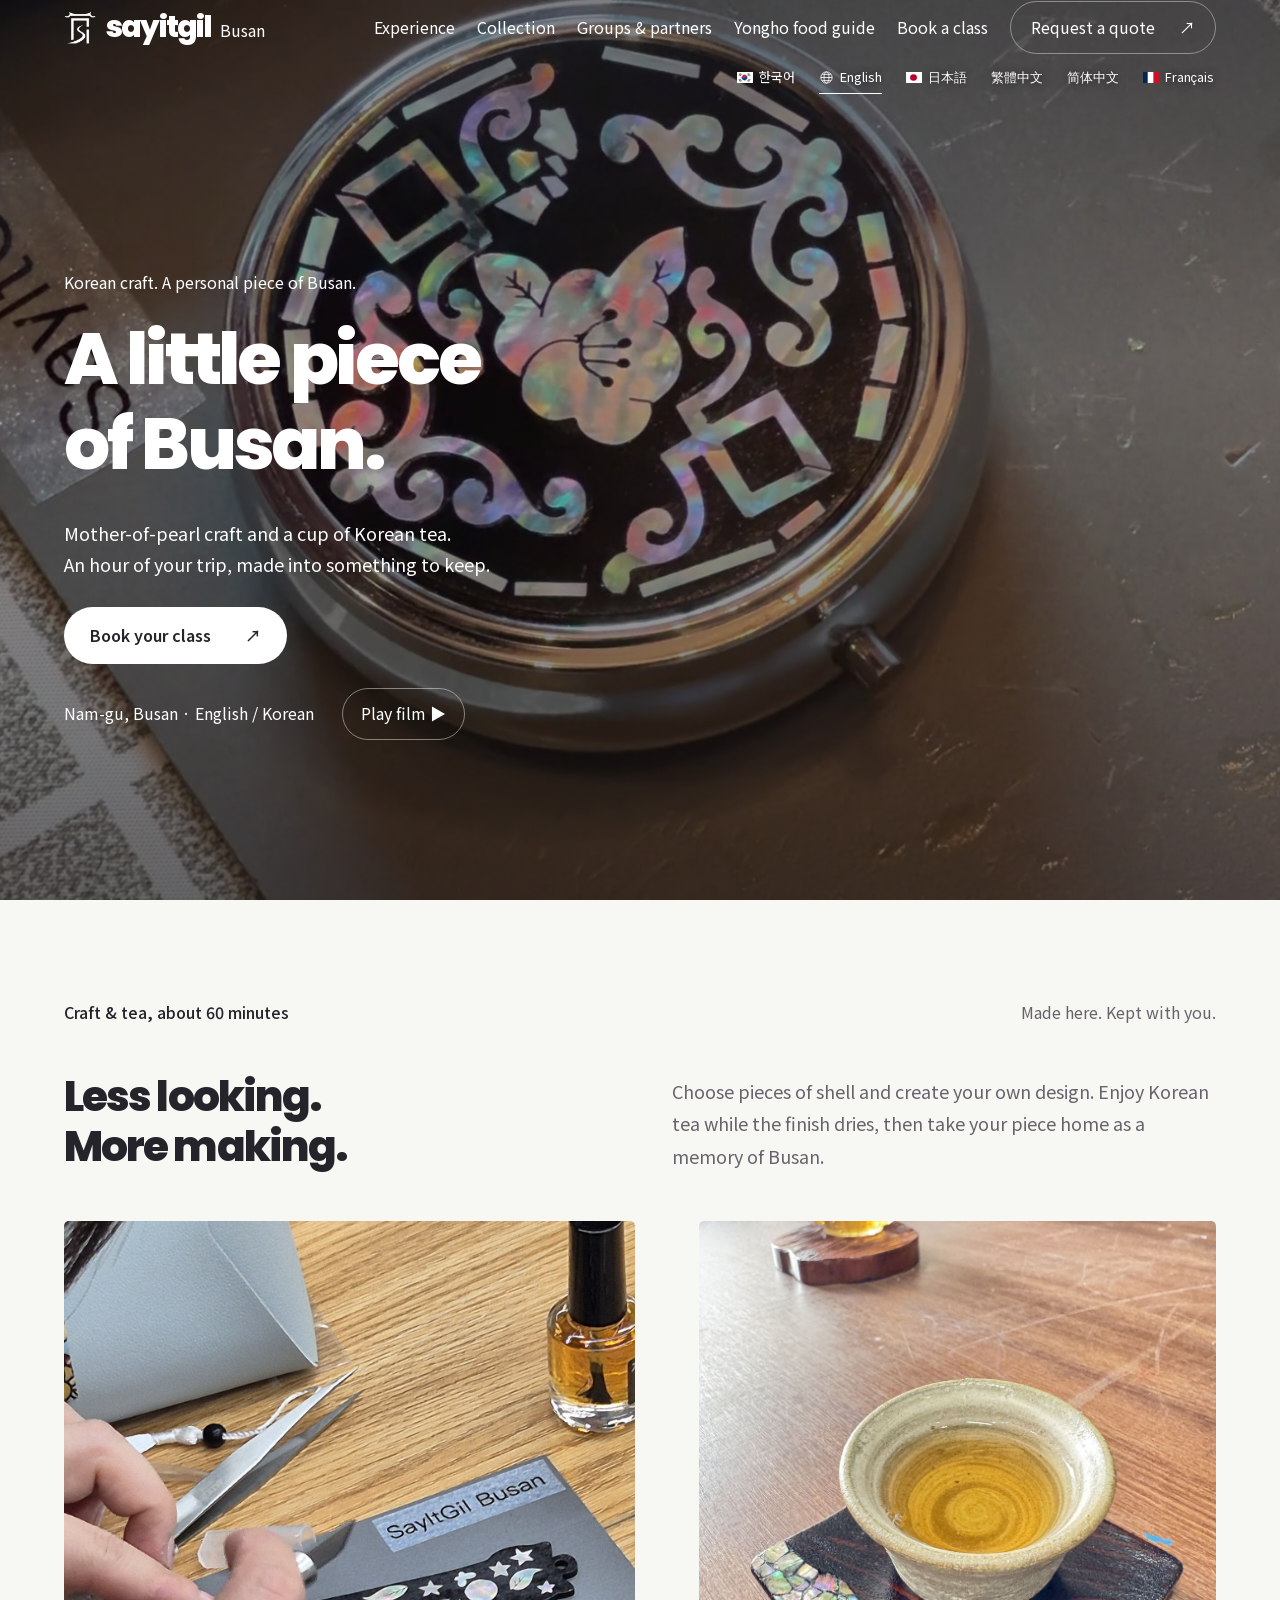
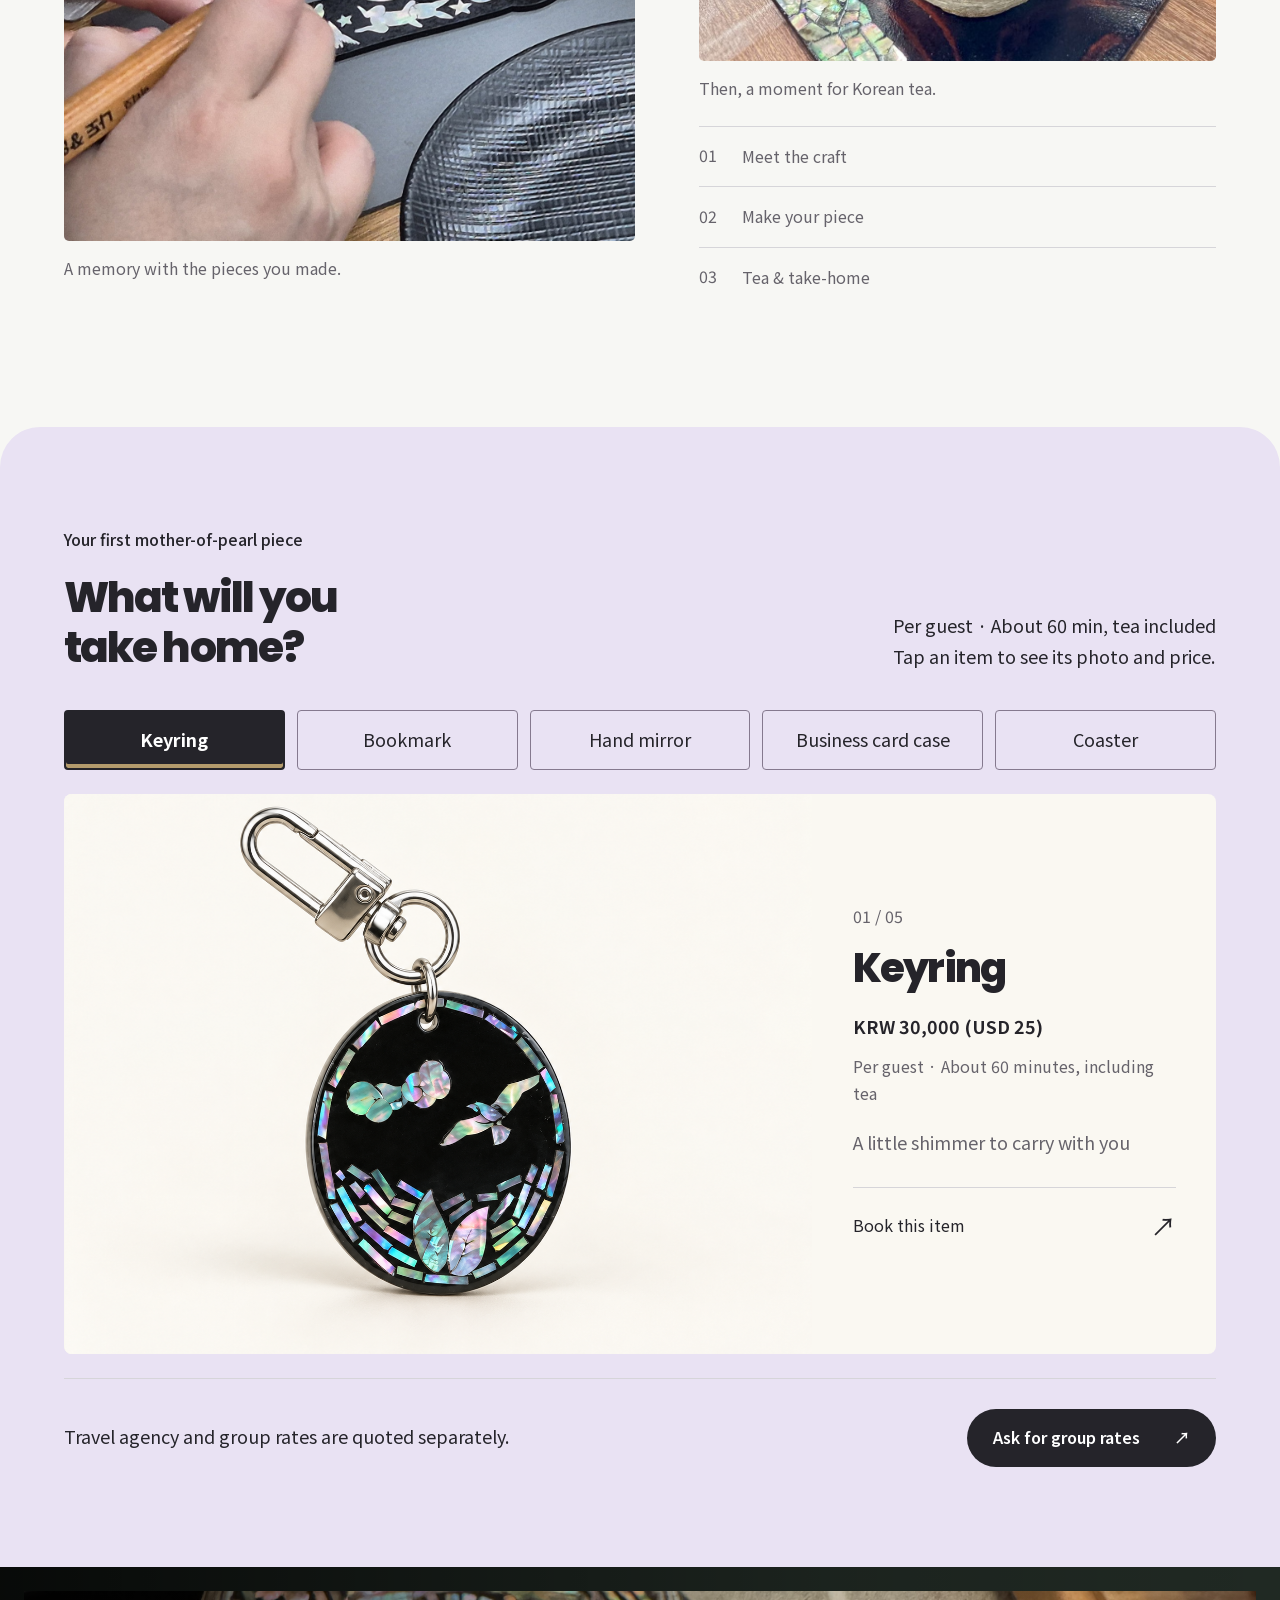
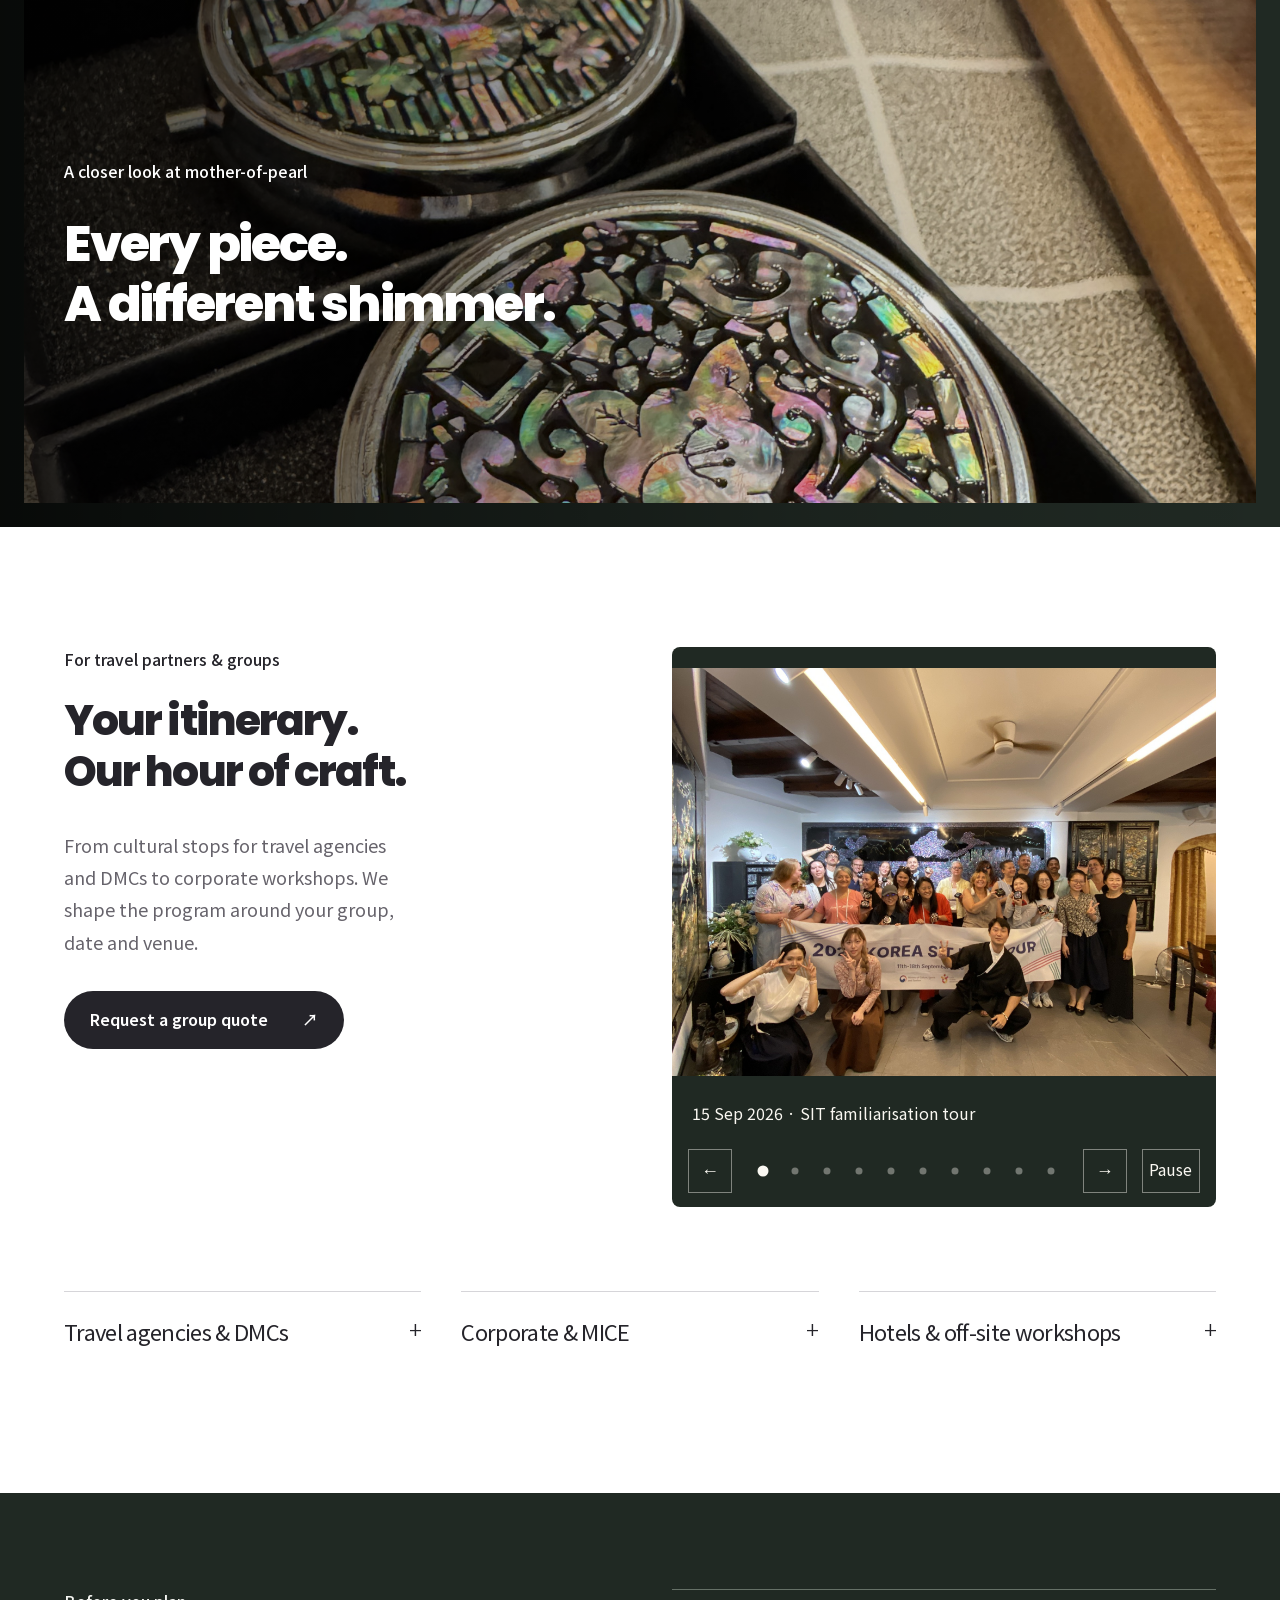
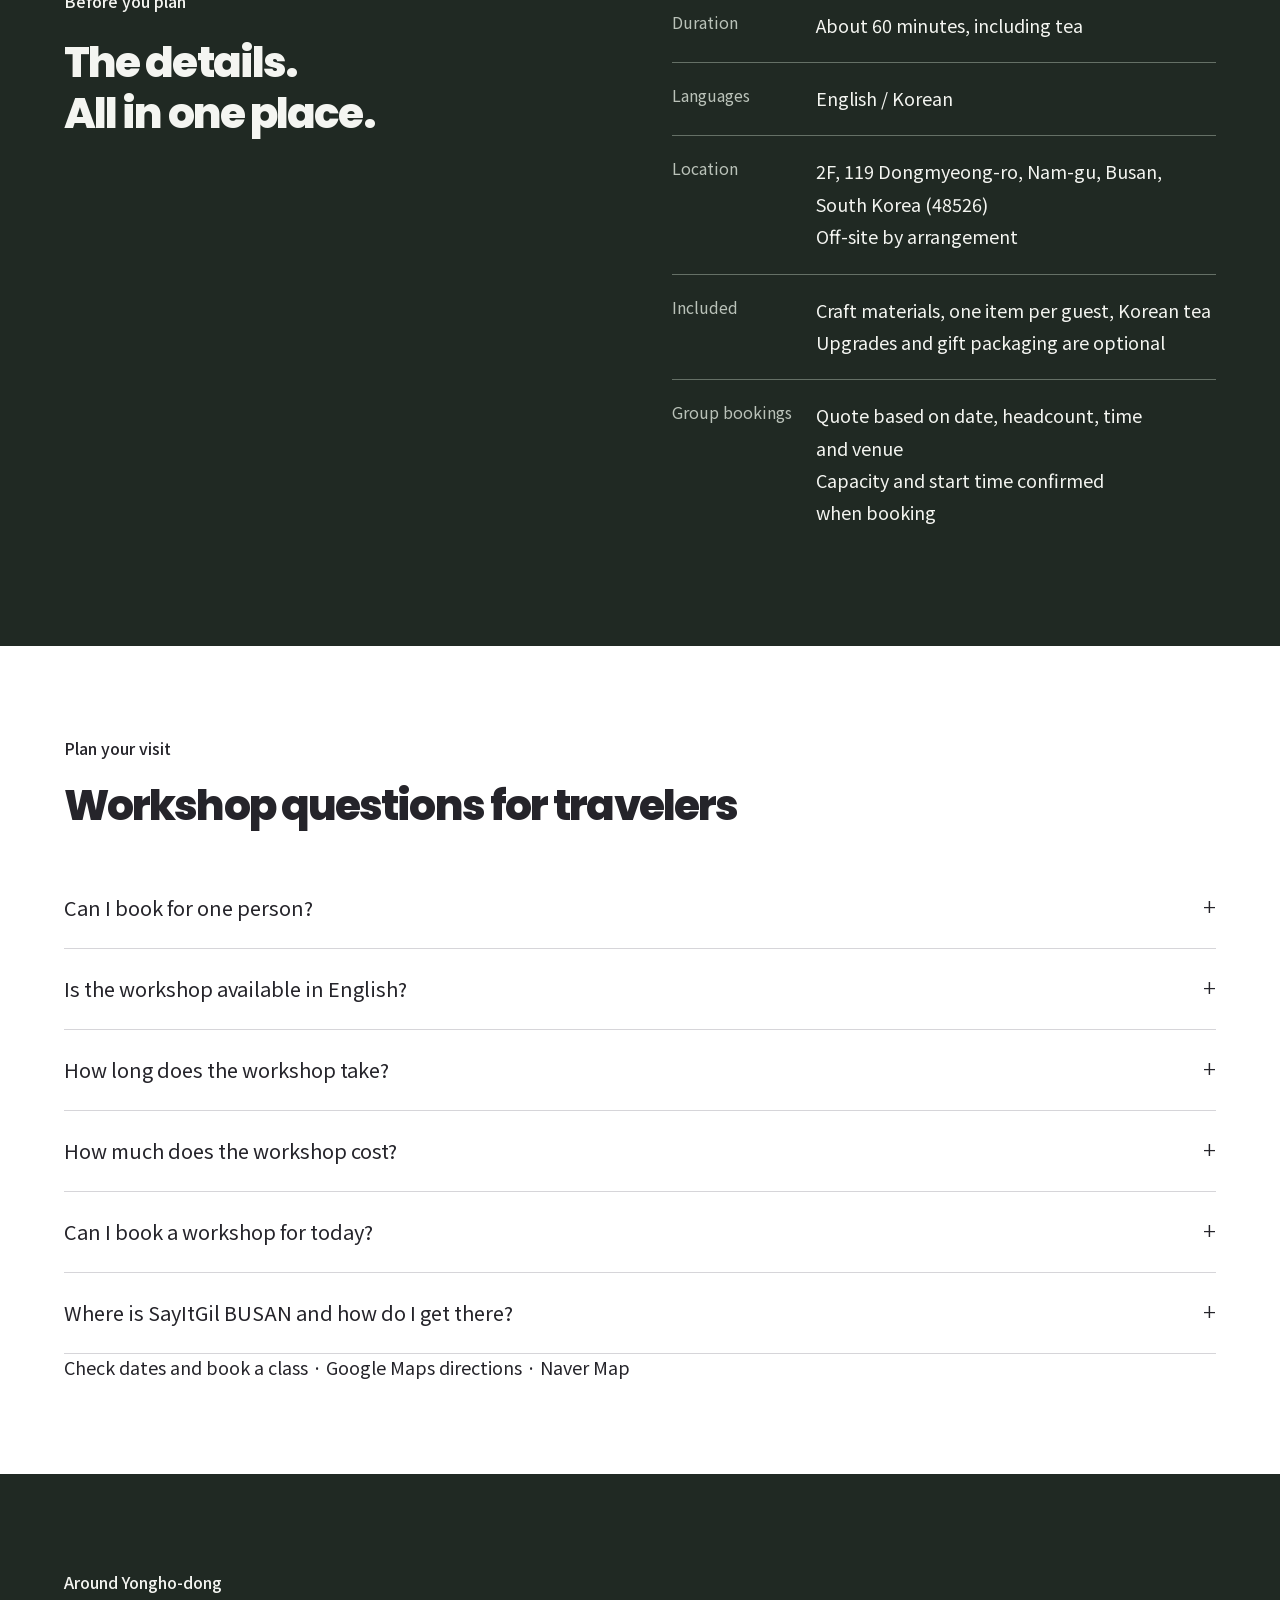
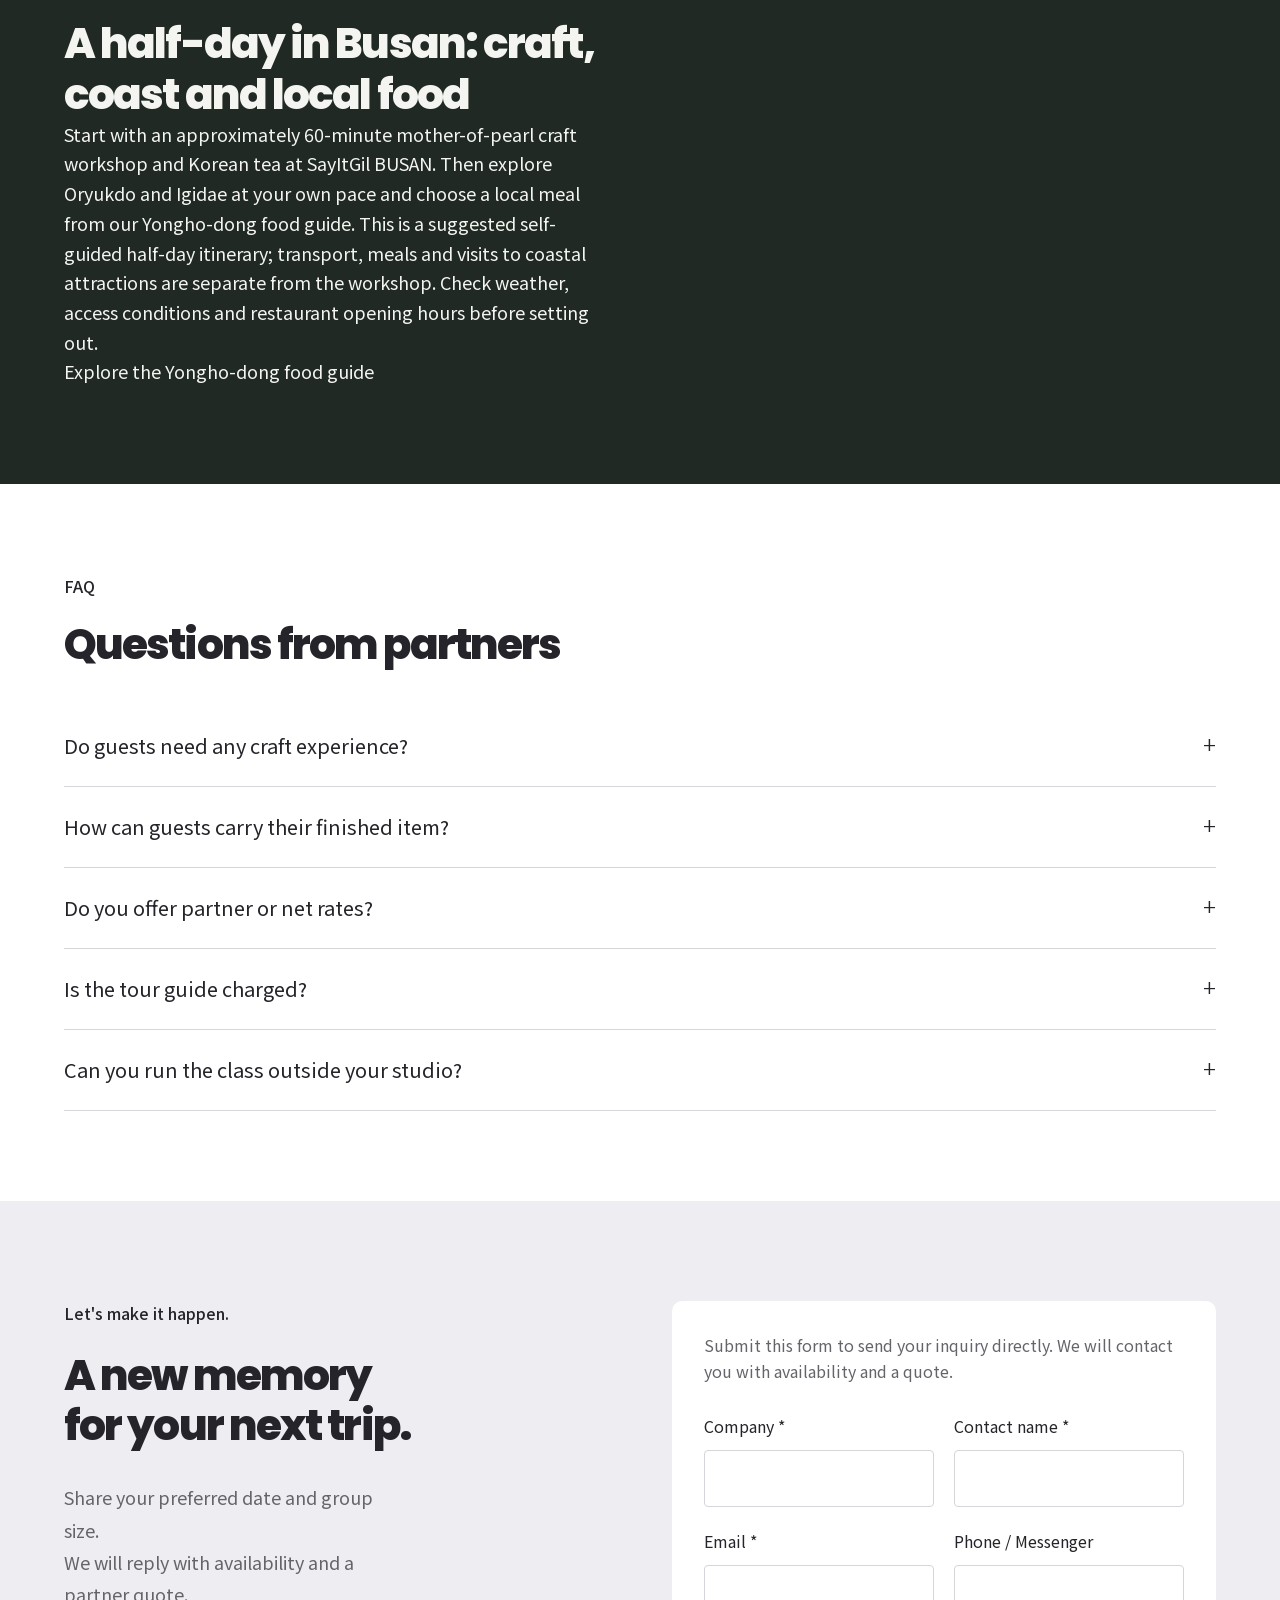
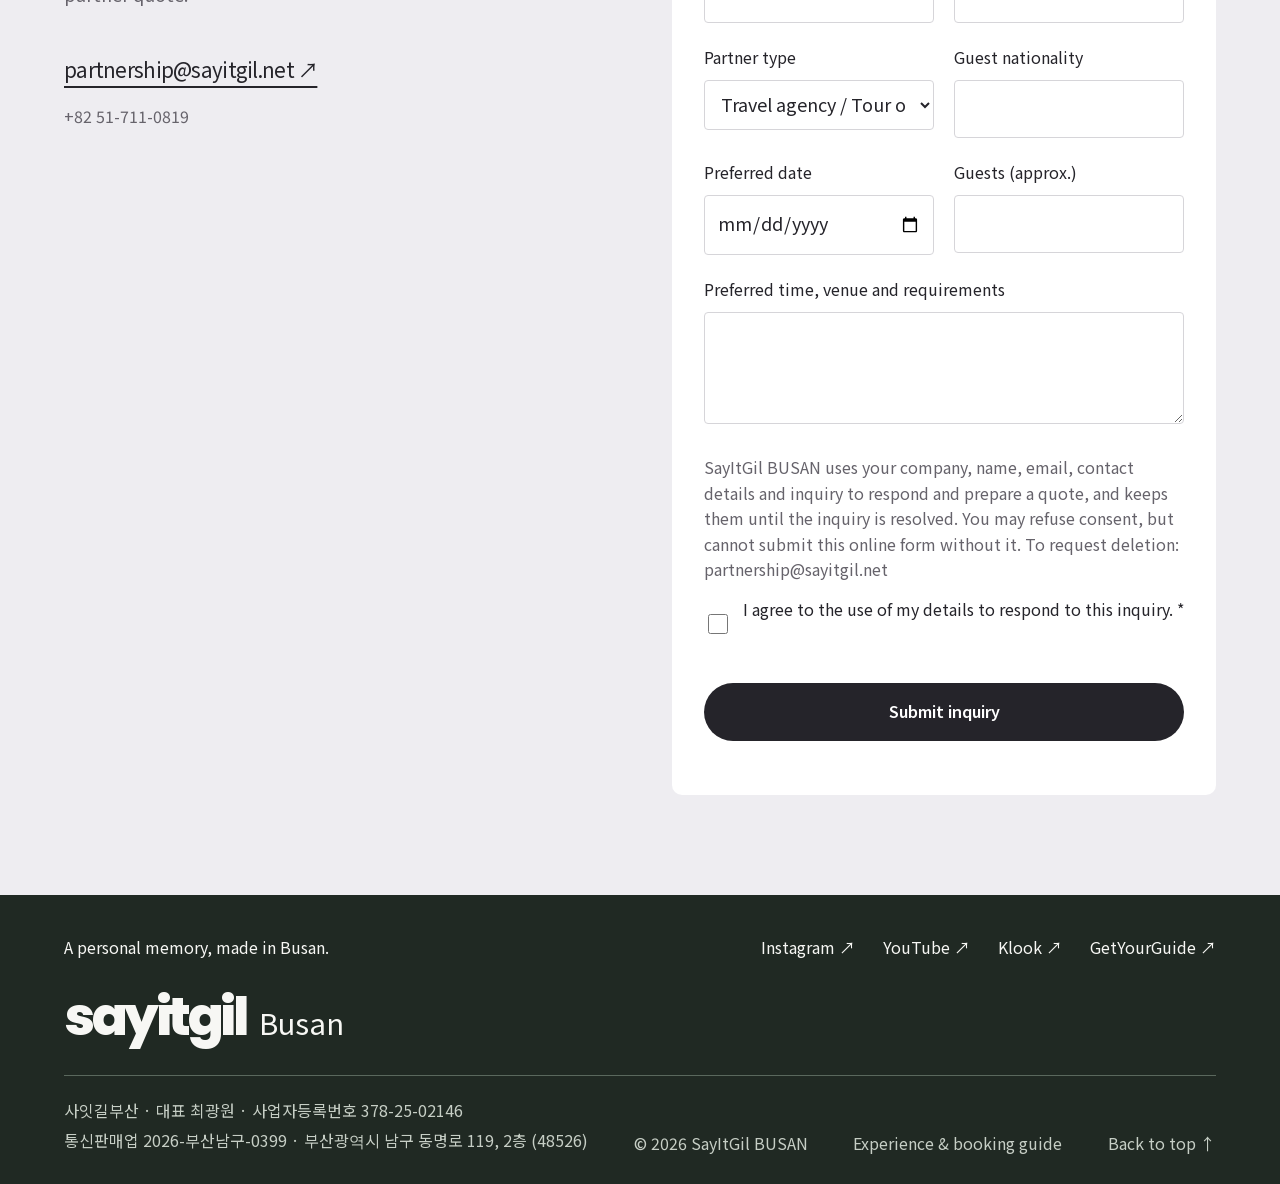
<file: en/index.html>
<!DOCTYPE html>
<html lang="en"><head><meta charset="utf-8"/><meta content="width=device-width,initial-scale=1" name="viewport"/><title>SayItGil BUSAN | Mother-of-pearl craft &amp; Korean tea in Busan</title><meta content="Make a mother-of-pearl souvenir and enjoy Korean tea at SayItGil BUSAN. About 60 minutes, English guidance, prices and booking. 2F, 119 Dongmyeong-ro, Nam-gu, Busan, South Korea." name="description"/><link href="/img/mark.png" rel="icon"/><link href="/styles.css?v=20261105-wordmark2" rel="stylesheet"/><meta content="index,follow,max-image-preview:large" name="robots"/><link href="https://www.sayitgil.net/" hreflang="ko" rel="alternate"/><link href="https://www.sayitgil.net/en/" hreflang="en" rel="alternate"/><link href="https://www.sayitgil.net/en/" hreflang="x-default" rel="alternate"/><link href="https://www.sayitgil.net/en/" rel="canonical"/><link href="/llms.txt" rel="describedby" type="text/plain"/><link href="/experience.md" rel="alternate" title="체험 안내 / Experience guide" type="text/markdown"/><meta content="website" property="og:type"/><meta content="https://www.sayitgil.net/en/" property="og:url"/><meta content="SayItGil BUSAN | Mother-of-pearl craft &amp; Korean tea in Busan" property="og:title"/><meta content="Mother-of-pearl craft and Korean tea in Busan. About 60 minutes, English guidance, individual and group bookings." property="og:description"/><meta content="https://www.sayitgil.net/img/og-hand-mirrors.jpg" property="og:image"/><script type="application/ld+json">{"@context": "https://schema.org", "@graph": [{"@type": "LocalBusiness", "@id": "https://www.sayitgil.net/#business", "name": "사잇길부산", "alternateName": "SayItGil BUSAN", "url": "https://www.sayitgil.net/", "description": "부산 남구에서 자개 소품 만들기와 한국 차를 함께 경험하는 약 60분 공예 체험. Mother-of-pearl souvenir making and Korean tea in Nam-gu, Busan; about 60 minutes.", "telephone": "+82-51-711-0819", "email": "partnership@sayitgil.net", "image": "https://www.sayitgil.net/img/round6/experience.jpg", "address": [{"@type": "PostalAddress", "streetAddress": "동명로 119, 2층", "addressLocality": "남구", "addressRegion": "부산광역시", "postalCode": "48526", "addressCountry": "KR", "inLanguage": "ko"}, {"@type": "PostalAddress", "streetAddress": "2F, 119 Dongmyeong-ro", "addressLocality": "Nam-gu", "addressRegion": "Busan", "postalCode": "48526", "addressCountry": "South Korea", "inLanguage": "en"}], "sameAs": ["https://www.youtube.com/@sayitgil", "https://www.instagram.com/sayitgil/", "https://www.klook.com/en-US/activity/221471-busan-mother-of-pearl-craft-class-with-tea-ceremony/", "https://www.getyourguide.com/busan-l32281/busan-mother-of-pearl-craft-class-with-games-t1162229/", "https://www.kkday.com/en/product/683523", "https://www.airbnb.com/experiences/6804129", "https://www.google.com/maps?cid=4516739246951051170", "https://pcmap.place.naver.com/place/2031362333/home"], "geo": {"@type": "GeoCoordinates", "latitude": 35.1201896, "longitude": 129.1100697}, "openingHoursSpecification": [{"@type": "OpeningHoursSpecification", "dayOfWeek": ["Monday","Tuesday","Wednesday","Thursday","Friday","Saturday","Sunday"], "opens": "10:00", "closes": "18:00"}], "hasMap": "https://www.google.com/maps?cid=4516739246951051170"}, {"@type": "Service", "@id": "https://www.sayitgil.net/#craft-experience", "name": "부산 자개 공예와 다도 체험 | Busan mother-of-pearl craft and Korean tea", "serviceType": "Mother-of-pearl craft workshop", "provider": {"@id": "https://www.sayitgil.net/#business"}, "areaServed": {"@type": "City", "name": "Busan"}, "description": "약 60분, 공예 재료·1인 1소품·한국 차 포함. 한국어·영어 진행. 단체와 출장 체험은 사전 협의. About 60 minutes with materials, one item per guest and Korean tea. Korean and English. Group and off-site workshops by arrangement.", "offers": [{"@type": "Offer", "name": "자개 키링 / Mother-of-pearl keyring", "price": 30000, "priceCurrency": "KRW", "url": "https://www.sayitgil.net/booking.html", "itemOffered": {"@type": "Service", "name": "자개 키링 만들기 / Mother-of-pearl keyring workshop"}}, {"@type": "Offer", "name": "자개 책갈피 / Mother-of-pearl bookmark", "price": 30000, "priceCurrency": "KRW", "url": "https://www.sayitgil.net/booking.html", "itemOffered": {"@type": "Service", "name": "자개 책갈피 만들기 / Mother-of-pearl bookmark workshop"}}, {"@type": "Offer", "name": "자개 손거울 / Mother-of-pearl hand mirror", "price": 35000, "priceCurrency": "KRW", "url": "https://www.sayitgil.net/booking.html", "itemOffered": {"@type": "Service", "name": "자개 손거울 만들기 / Mother-of-pearl hand mirror workshop"}}, {"@type": "Offer", "name": "자개 명함케이스 / Mother-of-pearl business card case", "price": 35000, "priceCurrency": "KRW", "url": "https://www.sayitgil.net/booking.html", "itemOffered": {"@type": "Service", "name": "자개 명함케이스 만들기 / Mother-of-pearl business card case workshop"}}, {"@type": "Offer", "name": "자개 코스터 / Mother-of-pearl coaster", "price": 50000, "priceCurrency": "KRW", "url": "https://www.sayitgil.net/booking.html", "itemOffered": {"@type": "Service", "name": "자개 코스터 만들기 / Mother-of-pearl coaster workshop"}}]}, {"@type": "WebSite", "@id": "https://www.sayitgil.net/#website", "name": "사잇길부산 | SayItGil BUSAN", "url": "https://www.sayitgil.net/", "inLanguage": ["ko", "en"], "publisher": {"@id": "https://www.sayitgil.net/#business"}}]}</script><meta content="e8a9a65adebbda06eb43364115efa83b726cf22c" name="naver-site-verification"/>
<script type="application/ld+json">{"@context": "https://schema.org", "@type": "FAQPage", "@id": "https://www.sayitgil.net/en/#visitor-faq", "inLanguage": "en", "mainEntity": [{"@type": "Question", "name": "Can I book for one person?", "acceptedAnswer": {"@type": "Answer", "text": "If you are traveling solo, check the booking page for your preferred date and guest count, or contact partnership@sayitgil.net before booking. Availability for one guest must be confirmed for the selected session."}}, {"@type": "Question", "name": "Is the workshop available in English?", "acceptedAnswer": {"@type": "Answer", "text": "Yes. The workshop is offered in English and Korean."}}, {"@type": "Question", "name": "How long does the workshop take?", "acceptedAnswer": {"@type": "Answer", "text": "The workshop takes about 60 minutes, including mother-of-pearl craft and Korean tea. Materials and one finished item per guest are included."}}, {"@type": "Question", "name": "How much does the workshop cost?", "acceptedAnswer": {"@type": "Answer", "text": "Prices per guest are KRW 30,000 for a keyring or bookmark, KRW 35,000 for a hand mirror or business card case, and KRW 50,000 for a coaster. These prices include the approximately 60-minute workshop and Korean tea. Confirm the final price when booking; group rates are quoted separately."}}, {"@type": "Question", "name": "Can I book a workshop for today?", "acceptedAnswer": {"@type": "Answer", "text": "For same-day availability, email partnership@sayitgil.net before visiting the studio."}}, {"@type": "Question", "name": "Where is SayItGil BUSAN and how do I get there?", "acceptedAnswer": {"@type": "Answer", "text": "Visit us at 2F, 119 Dongmyeong-ro, Nam-gu, Busan, South Korea (48526). Search for SayItGil BUSAN on Google Maps or Naver Map and use the map directions from your starting point. The ground-floor sign says “해달” (Haedal); take the stairs to our workshop on the second floor."}}]}</script><link href="/i18n/language.css" rel="stylesheet"/><script src="/i18n/catalogs.js"></script><script src="/i18n/language.js"></script></head><body>
<a class="skip" href="#experience"><span data-lang="ko">본문으로 이동</span><span data-lang="en">Skip to content</span></a>
<main id="top">
<section aria-label="Korean mother-of-pearl craft in Busan" class="hero"><header class="site-header"><a class="brand" href="#top"><img alt="사잇길부산" height="38" src="/img/mark.png" width="38"/><span>sayitgil<span class="brand-location">Busan</span></span></a><button aria-controls="navigation" aria-expanded="false" class="menu-toggle"><span data-lang="ko">메뉴</span><span data-lang="en">Menu</span></button><nav aria-label="Main navigation" class="nav-links" id="navigation"><a href="#experience"><span data-lang="ko">체험</span><span data-lang="en">Experience</span></a><a href="#collection"><span data-lang="ko">만들 수 있는 것</span><span data-lang="en">Collection</span></a><a href="#partners"><span data-lang="ko">단체·파트너</span><span data-lang="en">Groups &amp; partners</span></a><a class="nav-food-guide" href="https://partnership-sayitgil.github.io/yongho-food-guide/" rel="noopener noreferrer" target="_blank"><span data-lang="ko">용호동 맛집</span><span data-lang="en">Yongho food guide</span></a><a class="direct-booking" href="/booking.html?lang=en"><span data-lang="ko">체험 예약</span><span data-lang="en">Book a class</span></a><a class="nav-inquiry" href="#inquiry"><span data-lang="ko">단체 견적 문의</span><span data-lang="en">Request a quote</span> <span aria-hidden="true">↗</span></a></nav><nav aria-label="Language" class="language-nav"></nav></header><div class="hero-media"><img alt="자개 소품을 직접 만드는 손작업 장면" fetchpriority="high" height="900" src="/img/hero-poster-new.jpg" width="1600"/><video aria-hidden="true" id="hero-video" loop="" muted="" playsinline="" poster="/img/hero-poster-new.jpg" preload="none"><source src="/img/hero-film-new.mp4" type="video/mp4"/></video></div><div class="hero-shade"></div><div class="hero-content"><p class="hero-label"><span data-lang="ko">한국의 자개, 나만의 부산.</span><span data-lang="en">Korean craft. A personal piece of Busan.</span></p><h1><span data-lang="ko">부산을<br/><span class="second-line">손끝에 담다.</span></span><span data-lang="en">A little piece<br/><span class="second-line">of Busan.</span></span></h1><div class="hero-bottom"><div><p><span data-lang="ko">자개 소품 만들기와 한국 차 한 잔.<br/>여행의 한 시간을, 가져갈 수 있는 기억으로.</span><span data-lang="en">Mother-of-pearl craft and a cup of Korean tea.<br/>An hour of your trip, made into something to keep.</span></p><a class="btn btn-light" href="/booking.html?lang=en"><span data-lang="ko">체험 예약하기</span><span data-lang="en">Book your class</span> <span aria-hidden="true">↗</span></a></div><div class="hero-controls"><span><span data-lang="ko">부산 남구 · 영어 / 한국어</span><span data-lang="en">Nam-gu, Busan · English / Korean</span></span><button aria-label="Play video" id="film-toggle" type="button"><span data-lang="ko">영상 재생</span><span data-lang="en">Play film</span> <span aria-hidden="true">▶</span></button></div></div></div><a aria-label="Explore" class="hero-scroll" href="#experience">↓</a></section>
<section class="experience" id="experience"><div class="section-top"><span class="kicker"><span data-lang="ko">공예와 다도, 약 60분</span><span data-lang="en">Craft &amp; tea, about 60 minutes</span></span><span class="mini">Made here. Kept with you.</span></div><div class="statement"><h2><span data-lang="ko">구경하는 여행에서,<br/>직접 만드는 여행으로.</span><span data-lang="en">Less looking.<br/>More making.</span></h2><p><span data-lang="ko">조개에서 온 빛을 골라 나만의 소품을 꾸밉니다. 마감이 마르는 동안 한국 차를 즐기고, 완성한 작품은 여행의 기억으로 가져갑니다.</span><span data-lang="en">Choose pieces of shell and create your own design. Enjoy Korean tea while the finish dries, then take your piece home as a memory of Busan.</span></p></div><div class="experience-grid"><figure class="making-photo"><img alt="Hands arranging mother-of-pearl pieces on a bookmark" height="1500" loading="lazy" src="/img/round6/experience.jpg" width="2000"/><figcaption><span data-lang="ko">직접 만든 작품과 남기는 기억.</span><span data-lang="en">A memory with the pieces you made.</span></figcaption></figure><div class="tea-story"><figure><img alt="자개 받침 위에 놓인 한국 차" class="" height="1400" loading="lazy" src="/img/tea.jpg" width="1050"/><figcaption><span data-lang="ko">그리고, 차 한 잔의 여유.</span><span data-lang="en">Then, a moment for Korean tea.</span></figcaption></figure><div class="process"><div><span>01</span><p><span data-lang="ko">나전 이야기</span><span data-lang="en">Meet the craft</span></p></div><div><span>02</span><p><span data-lang="ko">자개 소품 만들기</span><span data-lang="en">Make your piece</span></p></div><div><span>03</span><p><span data-lang="ko">다도와 작품 포장</span><span data-lang="en">Tea &amp; take-home</span></p></div></div></div></div></section>
<section class="collection" id="collection"><div class="collection-head"><div><p class="kicker"><span data-lang="ko">나의 첫 자개 소품</span><span data-lang="en">Your first mother-of-pearl piece</span></p><h2><span data-lang="ko">어떤 기억을<br/>가져갈까요?</span><span data-lang="en">What will you<br/>take home?</span></h2></div><p class="collection-intro"><span data-lang="ko">개인 1인 기준 · 약 60분, 다도 포함<br/>품목을 눌러 사진과 가격을 살펴보세요.</span><span data-lang="en">Per guest · About 60 min, tea included<br/>Tap an item to see its photo and price.</span></p></div><div aria-label="Craft items" class="product-tabs" role="tablist"><button aria-controls="panel-keyring" aria-selected="true" data-product="keyring" id="tab-keyring" role="tab" tabindex="0" type="button"><span data-lang="ko">키링</span><span data-lang="en">Keyring</span></button><button aria-controls="panel-bookmark" aria-selected="false" data-product="bookmark" id="tab-bookmark" role="tab" tabindex="-1" type="button"><span data-lang="ko">책갈피</span><span data-lang="en">Bookmark</span></button><button aria-controls="panel-mirror" aria-selected="false" data-product="mirror" id="tab-mirror" role="tab" tabindex="-1" type="button"><span data-lang="ko">손거울</span><span data-lang="en">Hand mirror</span></button><button aria-controls="panel-case" aria-selected="false" data-product="case" id="tab-case" role="tab" tabindex="-1" type="button"><span data-lang="ko">명함케이스</span><span data-lang="en">Business card case</span></button><button aria-controls="panel-coaster" aria-selected="false" data-product="coaster" id="tab-coaster" role="tab" tabindex="-1" type="button"><span data-lang="ko">코스터</span><span data-lang="en">Coaster</span></button></div><div class="product-stage"><div aria-labelledby="tab-keyring" class="product-panel" id="panel-keyring" role="tabpanel"><figure><img alt="Keyring — actual mother-of-pearl piece" height="1086" loading="lazy" src="/img/products-retouched/keyring.png" width="1448"/></figure><div class="product-copy"><span class="product-index">01 / 05</span><h3><span data-lang="ko">키링</span><span data-lang="en">Keyring</span></h3><p class="product-price"><span data-lang="ko">30,000원 (USD 25)</span><span data-lang="en">KRW 30,000 (USD 25)</span></p><p class="product-duration"><span data-lang="ko">개인 1인 기준 · 약 60분, 다도 포함</span><span data-lang="en">Per guest · About 60 minutes, including tea</span></p><p><span data-lang="ko">가방과 열쇠에 더하는 자개의 빛</span><span data-lang="en">A little shimmer to carry with you</span></p><a class="round-link" href="/booking.html?lang=en"><span data-lang="ko">이 소품 예약하기</span><span data-lang="en">Book this item</span> <span aria-hidden="true">↗</span></a></div></div><div aria-labelledby="tab-bookmark" class="product-panel" hidden="" id="panel-bookmark" role="tabpanel"><figure><img alt="Bookmark — actual mother-of-pearl piece" height="1086" loading="lazy" src="/img/products-retouched/bookmark.png" width="1448"/></figure><div class="product-copy"><span class="product-index">02 / 05</span><h3><span data-lang="ko">책갈피</span><span data-lang="en">Bookmark</span></h3><p class="product-price"><span data-lang="ko">30,000원 (USD 25)</span><span data-lang="en">KRW 30,000 (USD 25)</span></p><p class="product-duration"><span data-lang="ko">개인 1인 기준 · 약 60분, 다도 포함</span><span data-lang="en">Per guest · About 60 minutes, including tea</span></p><p><span data-lang="ko">책 사이에 간직하는 부산의 기억</span><span data-lang="en">A memory of Busan between the pages</span></p><a class="round-link" href="/booking.html?lang=en"><span data-lang="ko">이 소품 예약하기</span><span data-lang="en">Book this item</span> <span aria-hidden="true">↗</span></a></div></div><div aria-labelledby="tab-mirror" class="product-panel" hidden="" id="panel-mirror" role="tabpanel"><figure><img alt="Hand mirror — actual mother-of-pearl piece" height="1086" loading="lazy" src="/img/products-retouched/mirror.png" width="1448"/></figure><div class="product-copy"><span class="product-index">03 / 05</span><h3><span data-lang="ko">손거울</span><span data-lang="en">Hand mirror</span></h3><p class="product-price"><span data-lang="ko">35,000원 (USD 29)</span><span data-lang="en">KRW 35,000 (USD 29)</span></p><p class="product-duration"><span data-lang="ko">개인 1인 기준 · 약 60분, 다도 포함</span><span data-lang="en">Per guest · About 60 minutes, including tea</span></p><p><span data-lang="ko">매일 꺼내 보는 나만의 문양</span><span data-lang="en">Your own design, part of every day</span></p><a class="round-link" href="/booking.html?lang=en"><span data-lang="ko">이 소품 예약하기</span><span data-lang="en">Book this item</span> <span aria-hidden="true">↗</span></a></div></div><div aria-labelledby="tab-case" class="product-panel" hidden="" id="panel-case" role="tabpanel"><figure><img alt="Business card case — actual mother-of-pearl piece" height="1086" loading="lazy" src="/img/products-retouched/case.png" width="1448"/></figure><div class="product-copy"><span class="product-index">04 / 05</span><h3><span data-lang="ko">명함케이스</span><span data-lang="en">Business card case</span></h3><p class="product-price"><span data-lang="ko">35,000원 (USD 29)</span><span data-lang="en">KRW 35,000 (USD 29)</span></p><p class="product-duration"><span data-lang="ko">개인 1인 기준 · 약 60분, 다도 포함</span><span data-lang="en">Per guest · About 60 minutes, including tea</span></p><p><span data-lang="ko">손안에서 빛나는 부산의 기억</span><span data-lang="en">A memory of Busan in your hand</span></p><a class="round-link" href="/booking.html?lang=en"><span data-lang="ko">이 소품 예약하기</span><span data-lang="en">Book this item</span> <span aria-hidden="true">↗</span></a></div></div><div aria-labelledby="tab-coaster" class="product-panel" hidden="" id="panel-coaster" role="tabpanel"><figure><img alt="Coaster — actual mother-of-pearl piece" height="1086" loading="lazy" src="/img/products-retouched/coaster.png" width="1448"/></figure><div class="product-copy"><span class="product-index">05 / 05</span><h3><span data-lang="ko">코스터</span><span data-lang="en">Coaster</span></h3><p class="product-price"><span data-lang="ko">50,000원 (USD 41)</span><span data-lang="en">KRW 50,000 (USD 41)</span></p><p class="product-duration"><span data-lang="ko">개인 1인 기준 · 약 60분, 다도 포함</span><span data-lang="en">Per guest · About 60 minutes, including tea</span></p><p><span data-lang="ko">차 한 잔과 함께 빛나는 자개</span><span data-lang="en">Mother-of-pearl for a moment of tea</span></p><a class="round-link" href="/booking.html?lang=en"><span data-lang="ko">이 소품 예약하기</span><span data-lang="en">Book this item</span> <span aria-hidden="true">↗</span></a></div></div></div><div class="group-pricing"><p><span data-lang="ko">여행사·단체 가격은 별도 문의</span><span data-lang="en">Travel agency and group rates are quoted separately.</span></p><a class="btn btn-dark" href="#inquiry"><span data-lang="ko">여행사·단체 가격 문의</span><span data-lang="en">Ask for group rates</span> ↗</a></div></section>
<section aria-label="Mother-of-pearl detail" class="material-study"><img alt="자개 조각의 반사광과 문양을 가까이 본 실제 작품 디테일" height="1701" loading="lazy" sizes="100vw" src="/img/round3/texture-1600.jpg" srcset="/img/round3/texture-1600.jpg 1600w, /img/round3/texture-3024.jpg 3024w" width="3024"/><div><p class="kicker"><span data-lang="ko">자개 작품의 디테일</span><span data-lang="en">A closer look at mother-of-pearl</span></p><h2><span data-lang="ko">가까이 볼수록,<br/>다른 빛.</span><span data-lang="en">Every piece.<br/>A different shimmer.</span></h2></div></section><section class="partners" id="partners"><div class="partner-intro"><p class="kicker"><span data-lang="ko">함께 만드는 부산 일정</span><span data-lang="en">For travel partners &amp; groups</span></p><h2><span data-lang="ko">당신의 일정에,<br/>우리의 한 시간.</span><span data-lang="en">Your itinerary.<br/>Our hour of craft.</span></h2><p><span data-lang="ko">여행사·DMC의 문화 체험부터 기업 워크숍까지. 인원과 날짜, 장소에 맞춰 운영안을 제안합니다.</span><span data-lang="en">From cultural stops for travel agencies and DMCs to corporate workshops. We shape the program around your group, date and venue.</span></p><a class="btn btn-dark" href="#inquiry"><span data-lang="ko">단체 견적 문의</span><span data-lang="en">Request a group quote</span> ↗</a></div><div aria-label="Real group experiences" aria-roledescription="carousel" class="guest-photo experience-carousel partner-carousel" role="region" tabindex="0"><figure class="slide" data-slide="0"><img alt="15 Sep 2026 · SIT familiarisation tour" height="1500" loading="lazy" src="/img/round6/sit-group.jpg" width="2000"/><figcaption><span data-lang="ko">2026.09.15 · SIT 팸투어</span><span data-lang="en">15 Sep 2026 · SIT familiarisation tour</span></figcaption></figure><figure class="slide" data-slide="1" hidden=""><img alt="A shared memory of Busan" height="540" loading="lazy" src="/img/round4/group-1.jpg" width="960"/><figcaption><span data-lang="ko">함께 완성한 부산의 기억</span><span data-lang="en">A shared memory of Busan</span></figcaption></figure><figure class="slide" data-slide="2" hidden=""><img alt="With the pieces they made" height="1350" loading="lazy" src="/img/round4/group-2.jpg" width="1800"/><figcaption><span data-lang="ko">완성한 작품과 함께</span><span data-lang="en">With the pieces they made</span></figcaption></figure><figure class="slide" data-slide="3" hidden=""><img alt="A family memory, made together" height="1800" loading="lazy" src="/img/round4/group-3.jpg" width="1350"/><figcaption><span data-lang="ko">가족이 함께 만든 여행의 기억</span><span data-lang="en">A family memory, made together</span></figcaption></figure><figure class="slide" data-slide="4" hidden=""><img alt="On-site class for the Ministry of Food and Drug Safety" height="1500" loading="lazy" src="/img/round6/mfds.jpg" width="2000"/><figcaption><span data-lang="ko">식품의약품안전처 출장 강의</span><span data-lang="en">On-site class for the Ministry of Food and Drug Safety</span></figcaption></figure><figure class="slide" data-slide="5" hidden=""><img alt="With Gangbo master Kim Yul-hyeon" height="1350" loading="lazy" src="/img/round4/group-5.jpg" width="1800"/><figcaption><span data-lang="ko">강보 김율현 선생님과 함께</span><span data-lang="en">With Gangbo master Kim Yul-hyeon</span></figcaption></figure><figure class="slide" data-slide="6" hidden=""><img alt="Community craft session at Gwangalli" height="1800" loading="lazy" src="/img/round6/gwangalli-making.jpg" width="1440"/><figcaption><span data-lang="ko">광안리 시민 참여 나전 체험</span><span data-lang="en">Community craft session at Gwangalli</span></figcaption></figure><figure class="slide" data-slide="7" hidden=""><img alt="SIT familiarisation tour · Finished mother-of-pearl pieces" height="2000" loading="lazy" src="/img/round6/sit-display.jpg" width="1500"/><figcaption><span data-lang="ko">SIT 팸투어 · 완성한 자개 작품</span><span data-lang="en">SIT familiarisation tour · Finished mother-of-pearl pieces</span></figcaption></figure><figure class="slide" data-slide="8" hidden=""><img alt="SIT familiarisation tour · Creating with mother-of-pearl" height="2000" loading="lazy" src="/img/round6/sit-making.jpg" width="1500"/><figcaption><span data-lang="ko">SIT 팸투어 · 손끝으로 만드는 자개</span><span data-lang="en">SIT familiarisation tour · Creating with mother-of-pearl</span></figcaption></figure><figure class="slide" data-slide="9" hidden=""><img alt="SIT familiarisation tour · Shaping a personal design" height="2000" loading="lazy" src="/img/round6/sit-detail.jpg" width="1500"/><figcaption><span data-lang="ko">SIT 팸투어 · 나만의 무늬를 담다</span><span data-lang="en">SIT familiarisation tour · Shaping a personal design</span></figcaption></figure><div class="carousel-controls"><button aria-label="Previous photo" class="carousel-prev" type="button">←</button><div class="carousel-dots"><button aria-current="true" aria-label="Photo 1 of 10" data-slide-to="0" type="button"></button><button aria-current="false" aria-label="Photo 2 of 10" data-slide-to="1" type="button"></button><button aria-current="false" aria-label="Photo 3 of 10" data-slide-to="2" type="button"></button><button aria-current="false" aria-label="Photo 4 of 10" data-slide-to="3" type="button"></button><button aria-current="false" aria-label="Photo 5 of 10" data-slide-to="4" type="button"></button><button aria-current="false" aria-label="Photo 6 of 10" data-slide-to="5" type="button"></button><button aria-current="false" aria-label="Photo 7 of 10" data-slide-to="6" type="button"></button><button aria-current="false" aria-label="Photo 8 of 10" data-slide-to="7" type="button"></button><button aria-current="false" aria-label="Photo 9 of 10" data-slide-to="8" type="button"></button><button aria-current="false" aria-label="Photo 10 of 10" data-slide-to="9" type="button"></button></div><button aria-label="Next photo" class="carousel-next" type="button">→</button><button aria-pressed="false" class="carousel-pause" type="button"><span data-lang="ko">멈춤</span><span data-lang="en">Pause</span></button></div></div><div class="partner-formats"><details><summary><span data-lang="ko">여행사 · DMC</span><span data-lang="en">Travel agencies &amp; DMCs</span></summary><p><span data-lang="ko">패키지·개별 투어의 문화 체험 일정. 단체별 시작 시간과 파트너 요금은 견적 시 안내합니다. 동행 가이드의 동행료는 무료이며 작품 제작 조건은 별도 확인합니다.</span><span data-lang="en">A cultural stop for package and private tours. Start times and partner rates are confirmed in the quote. Accompanying guides pay no attendance fee; craft participation is confirmed separately.</span></p></details><details><summary><span data-lang="ko">기업 · MICE</span><span data-lang="en">Corporate &amp; MICE</span></summary><p><span data-lang="ko">인센티브 투어와 워크숍을 위한 팀 모자이크 프로그램. 작품 크기·테마·시간과 진행 장소를 사전에 협의합니다.</span><span data-lang="en">Team mosaic programs for incentive tours and workshops. Artwork size, theme, duration and venue are agreed in advance.</span></p></details><details><summary><span data-lang="ko">호텔 · 출장 워크숍</span><span data-lang="en">Hotels &amp; off-site workshops</span></summary><p><span data-lang="ko">외부 장소의 단체 체험은 인원·날짜·장소 조건에 따라 협의합니다. 공간 준비사항과 진행 인력은 견적 시 확정합니다.</span><span data-lang="en">Off-site group sessions are available by arrangement. Venue setup and staffing are confirmed with the quote.</span></p></details></div></section>
<section class="practical" id="details"><div><p class="kicker"><span data-lang="ko">일정에 넣기 전 확인</span><span data-lang="en">Before you plan</span></p><h2><span data-lang="ko">필요한 정보만,<br/>한눈에.</span><span data-lang="en">The details.<br/>All in one place.</span></h2></div><dl><div><dt><span data-lang="ko">소요 시간</span><span data-lang="en">Duration</span></dt><dd><span data-lang="ko">약 60분 · 다도 포함</span><span data-lang="en">About 60 minutes, including tea</span></dd></div><div><dt><span data-lang="ko">진행 언어</span><span data-lang="en">Languages</span></dt><dd><span data-lang="ko">영어 / 한국어</span><span data-lang="en">English / Korean</span></dd></div><div><dt><span data-lang="ko">장소</span><span data-lang="en">Location</span></dt><dd><span data-lang="ko">부산광역시 남구 동명로 119, 2층 (48526)<br/>출장은 사전 협의</span><span data-lang="en">2F, 119 Dongmyeong-ro, Nam-gu, Busan, South Korea (48526)<br/>Off-site by arrangement</span></dd></div><div><dt><span data-lang="ko">포함 사항</span><span data-lang="en">Included</span></dt><dd><span data-lang="ko">공예 재료 · 1인 1소품 · 한국 차<br/>업그레이드·선물포장은 선택 옵션</span><span data-lang="en">Craft materials, one item per guest, Korean tea<br/>Upgrades and gift packaging are optional</span></dd></div><div><dt><span data-lang="ko">단체 예약</span><span data-lang="en">Group bookings</span></dt><dd><span data-lang="ko">날짜·인원·시간·장소를 기준으로 견적<br/>정원과 시작 시간은 예약 시 확정</span><span data-lang="en">Quote based on date, headcount, time and venue<br/>Capacity and start time confirmed when booking</span></dd></div></dl></section>
<section class="faq" id="visitor-faq"><div class="wrap"><p class="kicker">Plan your visit</p><div class="section-head"><h2>Workshop questions for travelers</h2></div><details><summary>Can I book for one person?</summary><p>If you are traveling solo, check the booking page for your preferred date and guest count, or contact partnership@sayitgil.net before booking. Availability for one guest must be confirmed for the selected session.</p></details><details><summary>Is the workshop available in English?</summary><p>Yes. The workshop is offered in English and Korean.</p></details><details><summary>How long does the workshop take?</summary><p>The workshop takes about 60 minutes, including mother-of-pearl craft and Korean tea. Materials and one finished item per guest are included.</p></details><details><summary>How much does the workshop cost?</summary><p>Prices per guest are KRW 30,000 for a keyring or bookmark, KRW 35,000 for a hand mirror or business card case, and KRW 50,000 for a coaster. These prices include the approximately 60-minute workshop and Korean tea. Confirm the final price when booking; group rates are quoted separately.</p></details><details><summary>Can I book a workshop for today?</summary><p>For same-day availability, email partnership@sayitgil.net before visiting the studio.</p></details><details><summary>Where is SayItGil BUSAN and how do I get there?</summary><p>Visit us at 2F, 119 Dongmyeong-ro, Nam-gu, Busan, South Korea (48526). Search for SayItGil BUSAN on Google Maps or Naver Map and use the map directions from your starting point. The ground-floor sign says “해달” (Haedal); take the stairs to our workshop on the second floor.</p></details><p><a href="/booking.html?lang=en">Check dates and book a class</a> · <a href="https://www.google.com/maps?cid=4516739246951051170">Google Maps directions</a> · <a href="https://pcmap.place.naver.com/place/2031362333/home">Naver Map</a></p></div></section><section class="practical" id="half-day"><div class="wrap"><p class="kicker">Around Yongho-dong</p><div class="section-head"><h2>A half-day in Busan: craft, coast and local food</h2></div><p>Start with an approximately 60-minute mother-of-pearl craft workshop and Korean tea at SayItGil BUSAN. Then explore Oryukdo and Igidae at your own pace and choose a local meal from our Yongho-dong food guide. This is a suggested self-guided half-day itinerary; transport, meals and visits to coastal attractions are separate from the workshop. Check weather, access conditions and restaurant opening hours before setting out.</p><p><a href="https://partnership-sayitgil.github.io/yongho-food-guide/">Explore the Yongho-dong food guide</a></p></div></section><section class="faq" id="faq">
<div class="wrap">
<p class="kicker">FAQ</p>
<div class="section-head"><h2><span data-lang="en">Questions from partners</span><span data-lang="ko">자주 묻는 질문</span></h2></div>
<details><summary><span data-lang="en">Do guests need any craft experience?</span><span data-lang="ko">공예 경험이 없어도 되나요?</span></summary><p><span data-lang="en">No. The class is designed for first-timers.</span><span data-lang="ko">필요 없습니다. 처음 해 보는 분을 기준으로 진행합니다.</span></p></details>
<details><summary><span data-lang="en">How can guests carry their finished item?</span><span data-lang="ko">완성품은 어떻게 가져가나요?</span></summary><p><span data-lang="en">Guests take home their finished item. Packing options are confirmed when booking; check your airline's baggage rules for carriage.</span><span data-lang="ko">완성한 소품을 가져갑니다. 포장 옵션은 예약 시 확인하며, 항공 운반은 이용 항공사의 수하물 규정을 확인합니다.</span></p></details>
<details><summary><span data-lang="en">Do you offer partner or net rates?</span><span data-lang="ko">여행사 요금이 따로 있나요?</span></summary><p><span data-lang="en">Partner rates are quoted for your program, group size and venue. Optional upgrades and packaging are itemized in the quote.</span><span data-lang="ko">프로그램·인원·장소에 맞춰 파트너 견적을 안내합니다. 품목 업그레이드와 포장 옵션은 견적서에 구분해 명시합니다.</span></p></details>
<details><summary><span data-lang="en">Is the tour guide charged?</span><span data-lang="ko">가이드도 요금이 있나요?</span></summary><p><span data-lang="en">Accompanying tour guides pay no attendance fee. Any craft participation or materials are specified in the quote.</span><span data-lang="ko">동행 가이드의 동행료는 무료입니다. 작품 제작과 재료 제공 조건은 견적서에 명시합니다.</span></p></details>
<details><summary><span data-lang="en">Can you run the class outside your studio?</span><span data-lang="ko">매장 밖에서도 진행할 수 있나요?</span></summary><p><span data-lang="en">Off-site sessions can be arranged. Send the venue, date and group size for a feasibility check and quote.</span><span data-lang="ko">출장 운영은 장소·날짜·인원을 확인해 가능 여부와 견적을 안내합니다.</span></p></details>
</div>
</section>
<section class="inquiry" id="inquiry"><div class="inquiry-heading"><p class="kicker">Let's make it happen.</p><h2><span data-lang="ko">다음 부산 일정,<br/>함께 만들까요?</span><span data-lang="en">A new memory<br/>for your next trip.</span></h2><p><span data-lang="ko">희망 날짜와 인원을 남기면<br/>예약 가능 여부와 파트너 견적을 안내합니다.</span><span data-lang="en">Share your preferred date and group size.<br/>We will reply with availability and a partner quote.</span></p><a class="email-link" href="mailto:partnership@sayitgil.net">partnership@sayitgil.net ↗</a><a class="phone-link" href="tel:+82517110819">+82 51-711-0819</a></div><form id="inquiry-form" novalidate="">
<p class="full form-note"><span data-lang="ko">아래 양식을 보내면 문의가 바로 접수됩니다. 남겨주신 연락처로 예약 가능 여부와 견적을 안내합니다.</span><span data-lang="en">Submit this form to send your inquiry directly. We will contact you with availability and a quote.</span></p>
<input aria-hidden="true" autocomplete="off" class="hp" name="_hp" tabindex="-1" type="text"/>
<div><label for="company"><span data-lang="en">Company</span><span data-lang="ko">회사명</span> *</label><input autocomplete="organization" id="company" maxlength="150" name="company" required=""/></div>
<div><label for="name"><span data-lang="en">Contact name</span><span data-lang="ko">담당자</span> *</label><input autocomplete="name" id="name" maxlength="100" name="name" required=""/></div>
<div><label for="email">Email *</label><input autocomplete="email" id="email" maxlength="254" name="email" required="" type="email"/></div>
<div><label for="phone"><span data-lang="en">Phone / Messenger</span><span data-lang="ko">연락처·메신저</span></label><input id="phone" maxlength="150" name="phone"/></div>
<div><label for="type"><span data-lang="en">Partner type</span><span data-lang="ko">구분</span></label>
<select id="type" name="type">
<option data-en="Travel agency / Tour operator" data-ko="여행사 / 투어 운영사" value="Travel agency">여행사 / 투어 운영사</option><option data-en="DMC / Land operator" data-ko="DMC / 현지 운영사" value="DMC">DMC / 현지 운영사</option><option data-en="MICE / Corporate" data-ko="MICE / 기업" value="MICE">MICE / 기업</option><option data-en="Hotel / Venue" data-ko="호텔 / 행사장" value="Hotel">호텔 / 행사장</option><option data-en="Other" data-ko="기타" value="Other">기타</option>
</select></div>
<div><label for="market"><span data-lang="en">Guest nationality</span><span data-lang="ko">고객 국적</span></label><input id="market" maxlength="150" name="market"/></div>
<div><label for="date"><span data-lang="en">Preferred date</span><span data-lang="ko">희망 날짜</span></label><input id="date" name="date" type="date"/></div>
<div><label for="pax"><span data-lang="en">Guests (approx.)</span><span data-lang="ko">예상 인원</span></label><input id="pax" max="10000" min="1" name="pax" required="" step="1" type="number"/></div>
<div class="full"><label for="message"><span data-lang="en">Preferred time, venue and requirements</span><span data-lang="ko">희망 시간·장소·요청사항</span></label><textarea id="message" maxlength="4000" name="message"></textarea></div>
<div class="full inquiry-consent"><p class="form-note"><span data-lang="ko">사잇길부산은 문의 응대와 견적 안내를 위해 회사명·담당자·이메일·연락처 및 문의 내용을 수집·이용하며, 문의 처리가 끝날 때까지 보관합니다. 동의를 거부할 수 있으나 온라인 문의 접수는 제한됩니다. 삭제 요청: partnership@sayitgil.net</span><span data-lang="en">SayItGil BUSAN uses your company, name, email, contact details and inquiry to respond and prepare a quote, and keeps them until the inquiry is resolved. You may refuse consent, but cannot submit this online form without it. To request deletion: partnership@sayitgil.net</span></p><label class="consent-label" for="inquiry-consent"><input id="inquiry-consent" name="consent" required="" type="checkbox"/><span data-lang="ko">문의 응대를 위한 개인정보 수집·이용에 동의합니다. *</span><span data-lang="en">I agree to the use of my details to respond to this inquiry. *</span></label></div>
<div class="full"><button class="btn btn-dark" type="submit"><span data-lang="en">Submit inquiry</span><span data-lang="ko">문의 접수하기</span></button></div>
<p class="form-status" id="form-status" role="status"></p>
</form></section>
<footer><div class="footer-top"><p><span data-lang="ko">부산에서 만든, 나만의 기억.</span><span data-lang="en">A personal memory, made in Busan.</span></p><div><a href="https://www.instagram.com/sayitgil/" rel="noopener" target="_blank">Instagram ↗</a><a href="https://www.youtube.com/@sayitgil" rel="noopener" target="_blank">YouTube ↗</a><a href="https://www.klook.com/en-US/activity/221471-busan-mother-of-pearl-craft-class-with-tea-ceremony/" rel="noopener" target="_blank">Klook ↗</a><a href="https://www.getyourguide.com/busan-l32281/busan-mother-of-pearl-craft-class-with-games-t1162229/" rel="noopener" target="_blank">GetYourGuide ↗</a></div></div><div class="footer-wordmark">sayitgil<span>Busan</span></div><div class="footer-bottom"><p>사잇길부산 · 대표 최광원 · 사업자등록번호 378-25-02146<br/>통신판매업 2026-부산남구-0399 · 부산광역시 남구 동명로 119, 2층 (48526)</p><span>© 2026 SayItGil BUSAN</span><a href="/experience-guide.html"><span data-lang="ko">체험·예약 안내</span><span data-lang="en">Experience &amp; booking guide</span></a><a href="#top"><span data-lang="ko">맨 위로</span><span data-lang="en">Back to top</span> ↑</a></div></footer>
</main><a class="floating-inquiry" hidden="" href="#inquiry"><span data-lang="ko">단체 견적 문의</span><span data-lang="en">Request a quote</span> <span aria-hidden="true">↗</span></a><script src="/main.js?v=inquiry-20261028"></script></body></html>
</file>
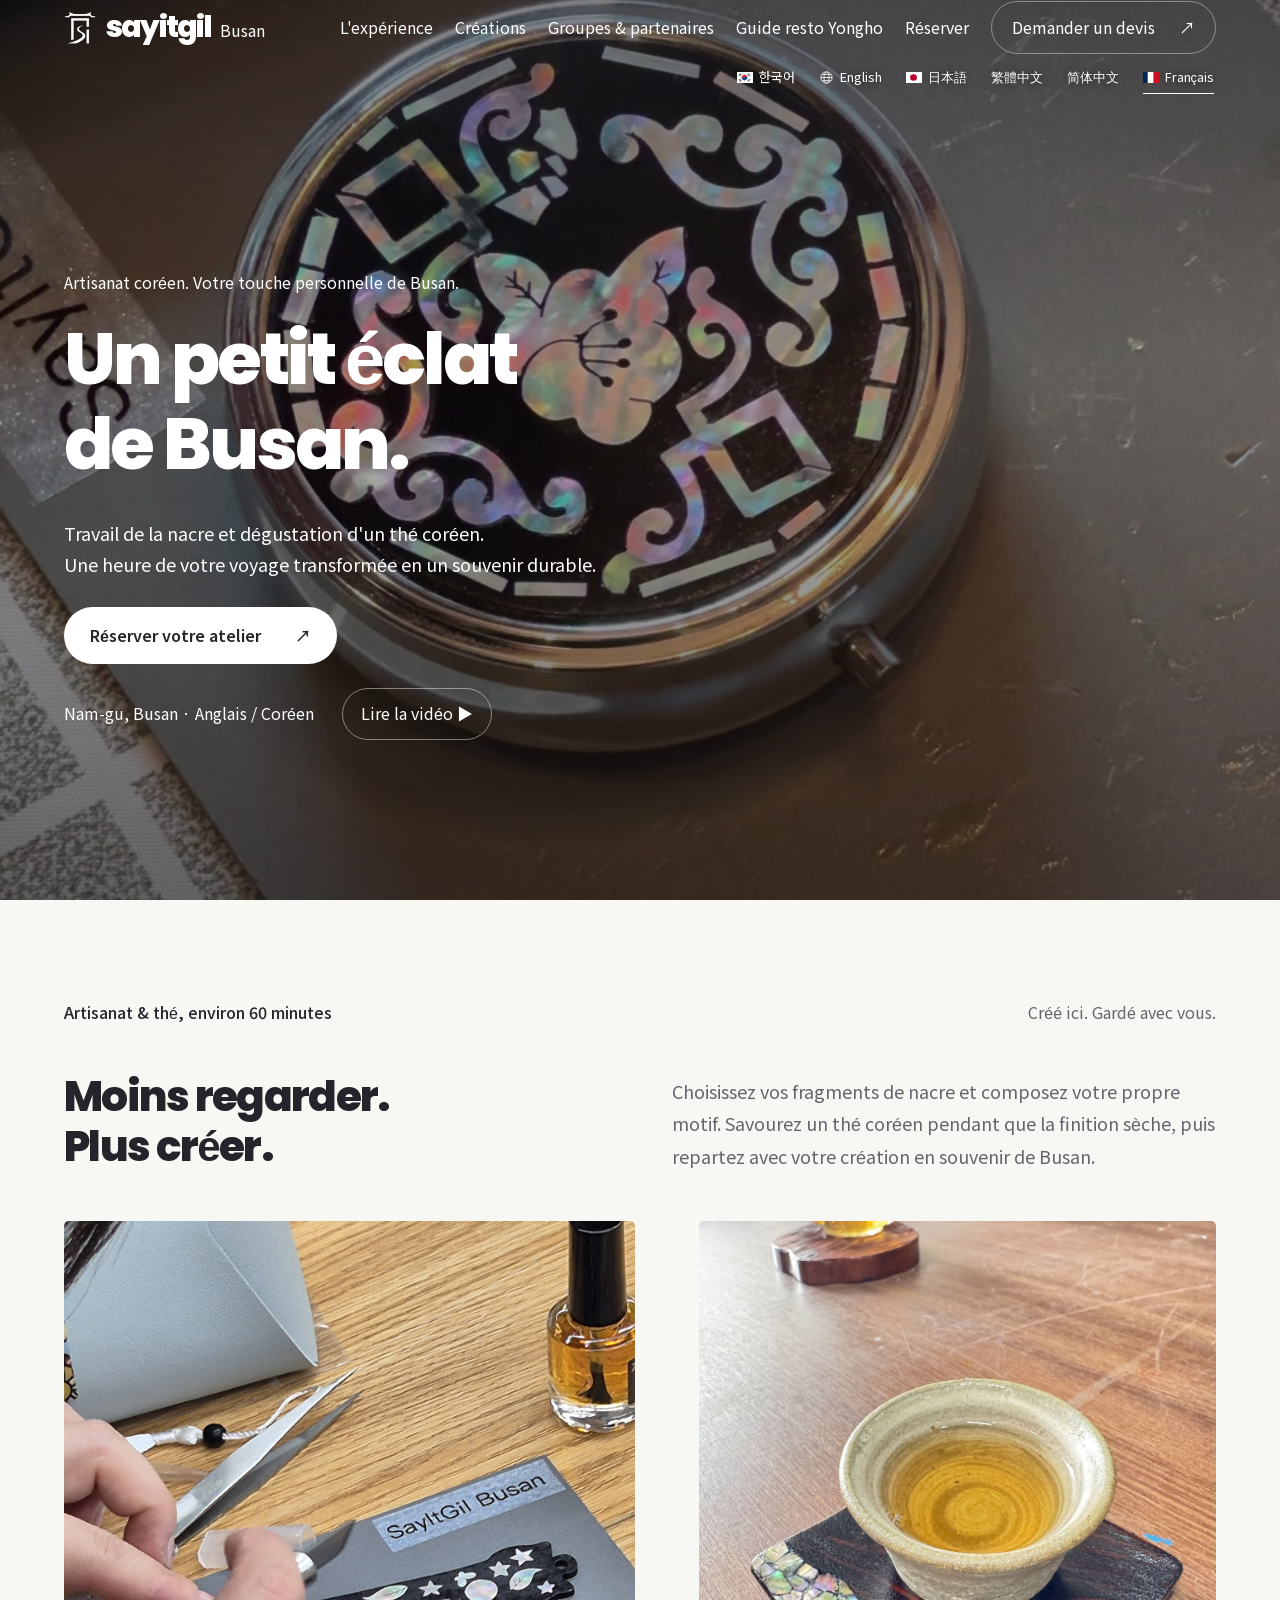
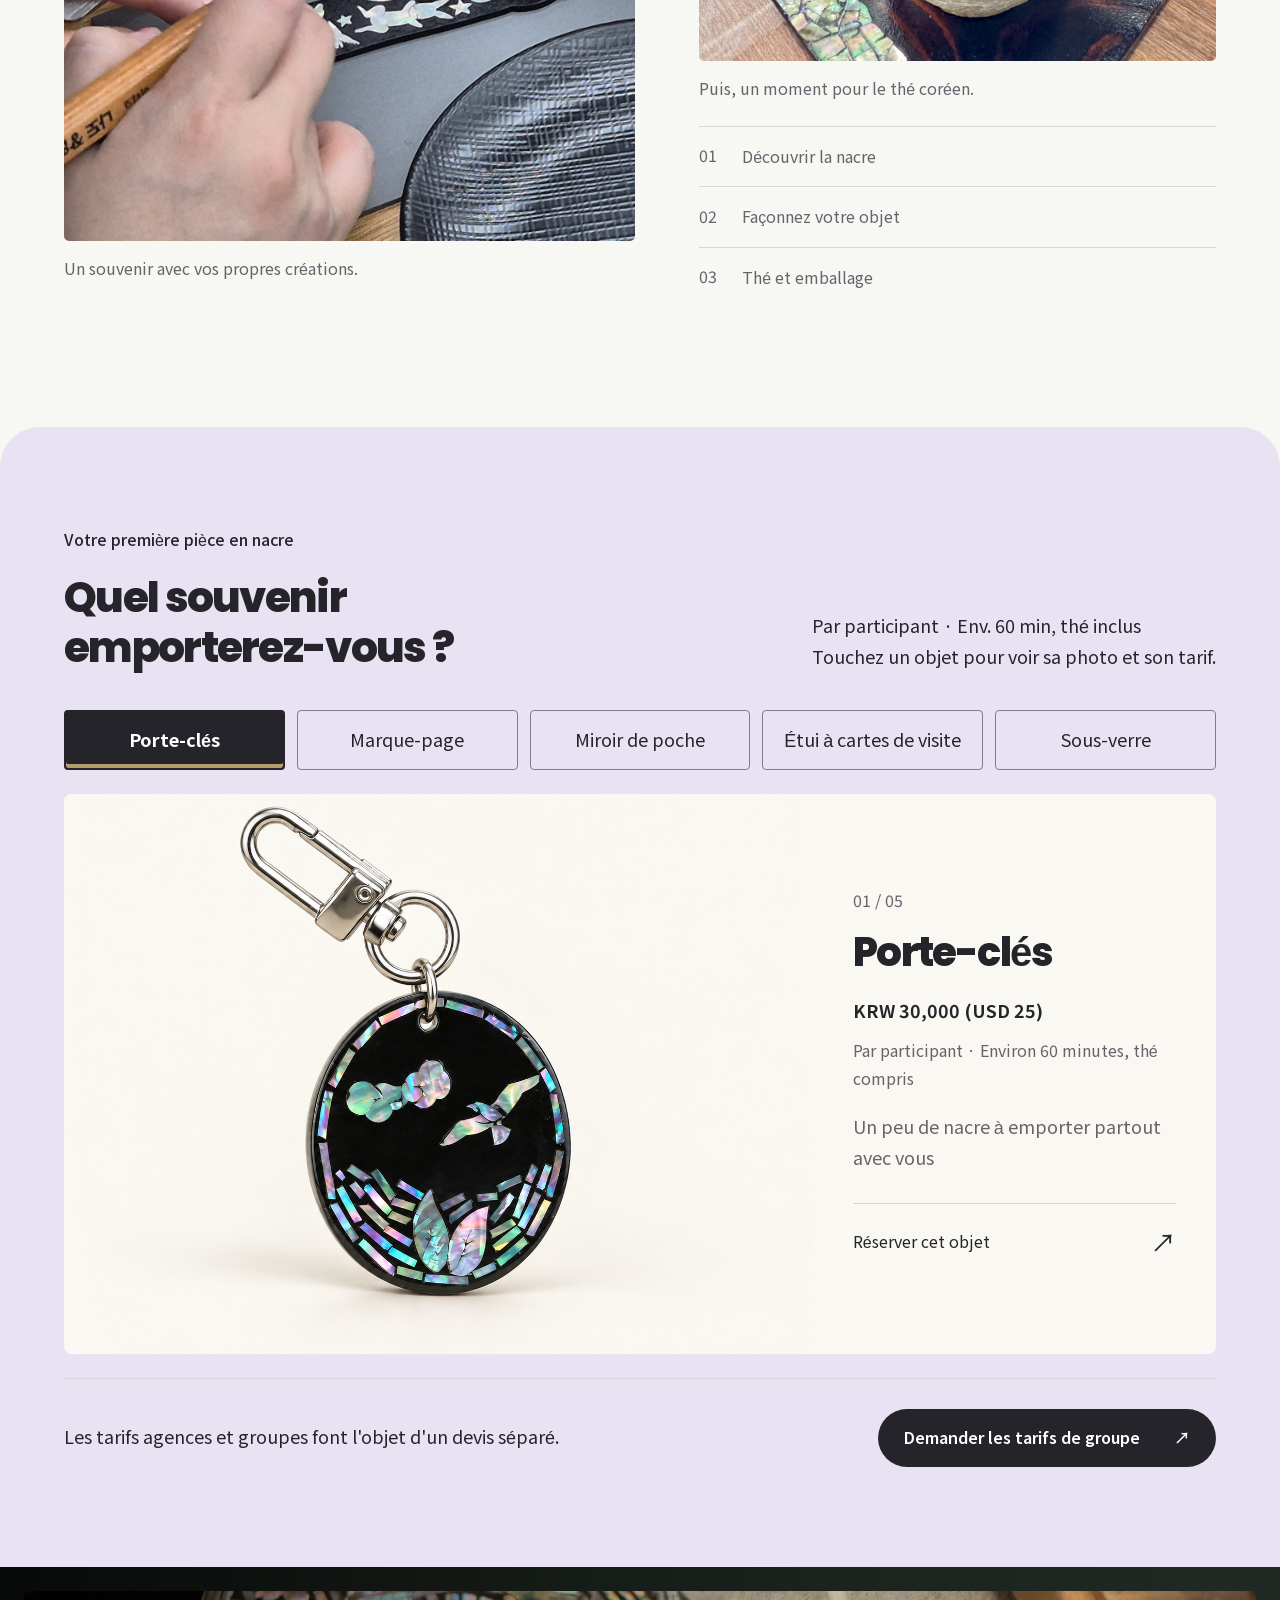
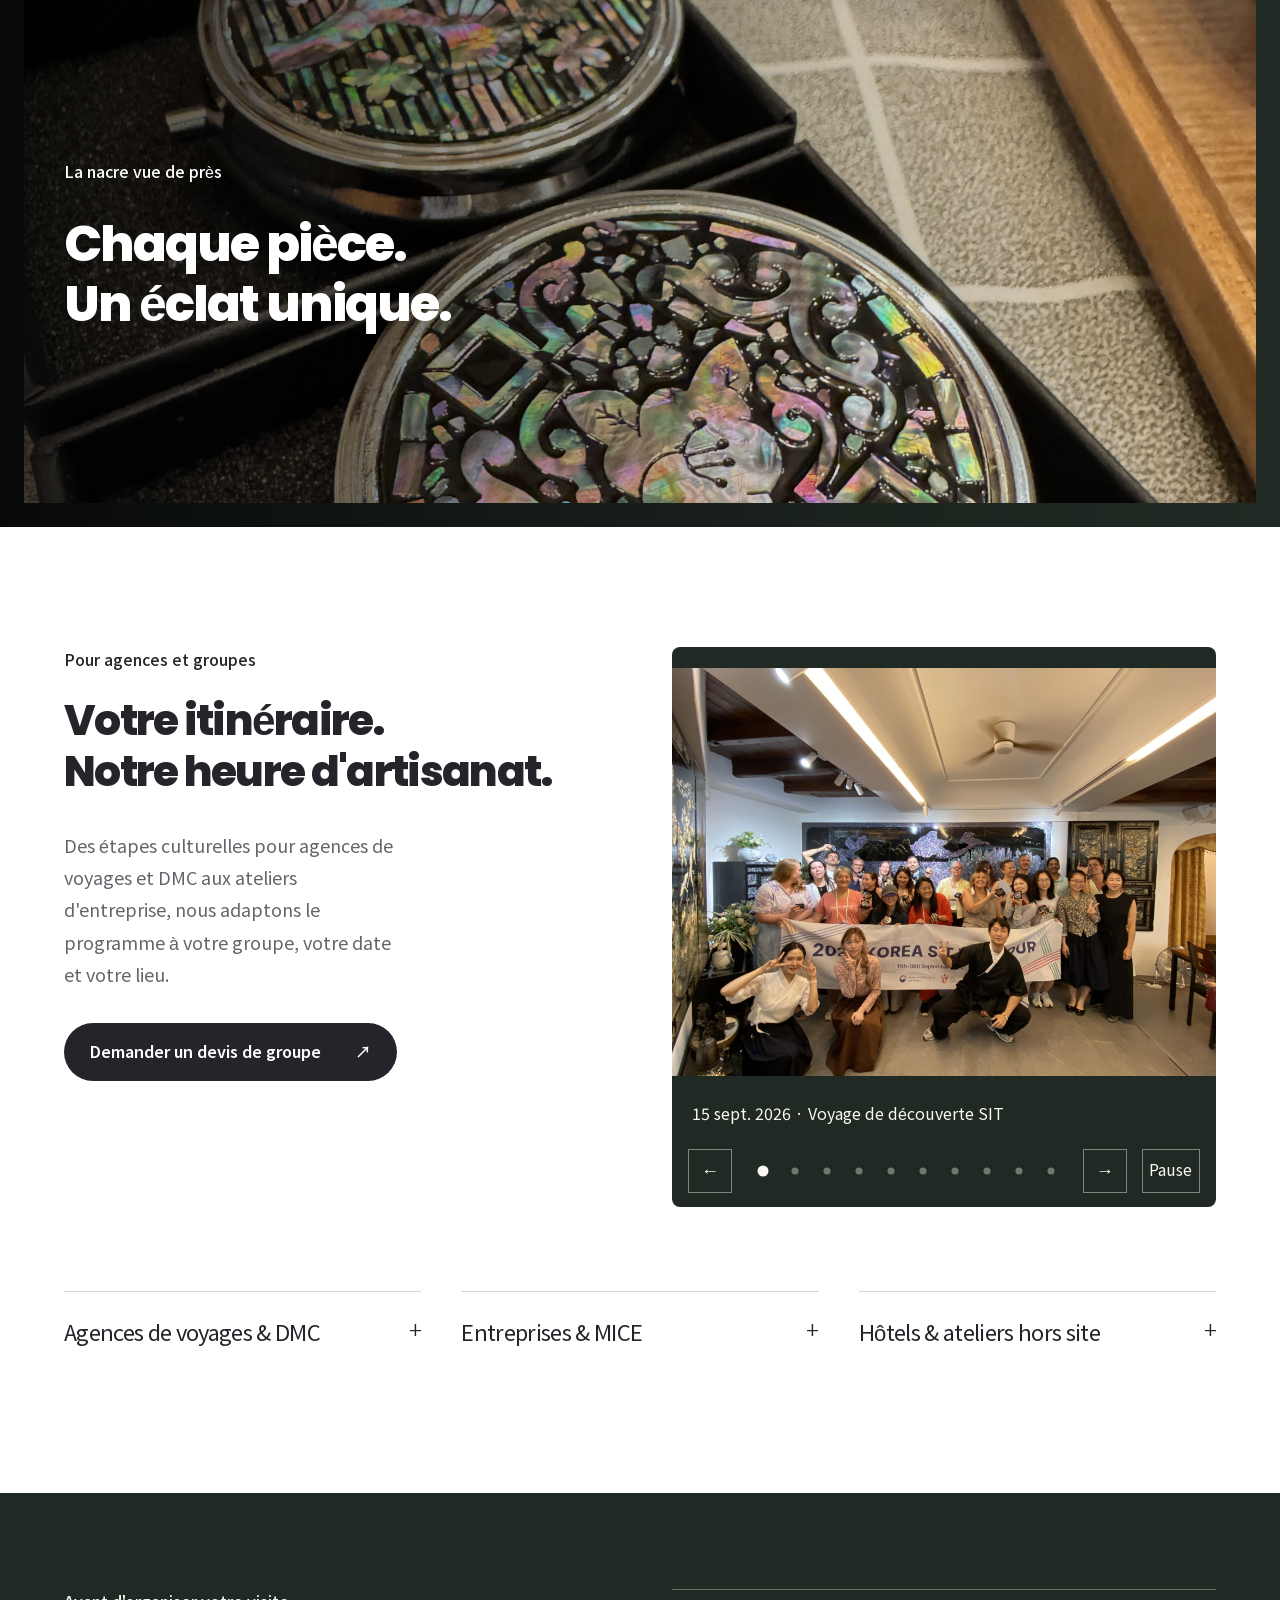
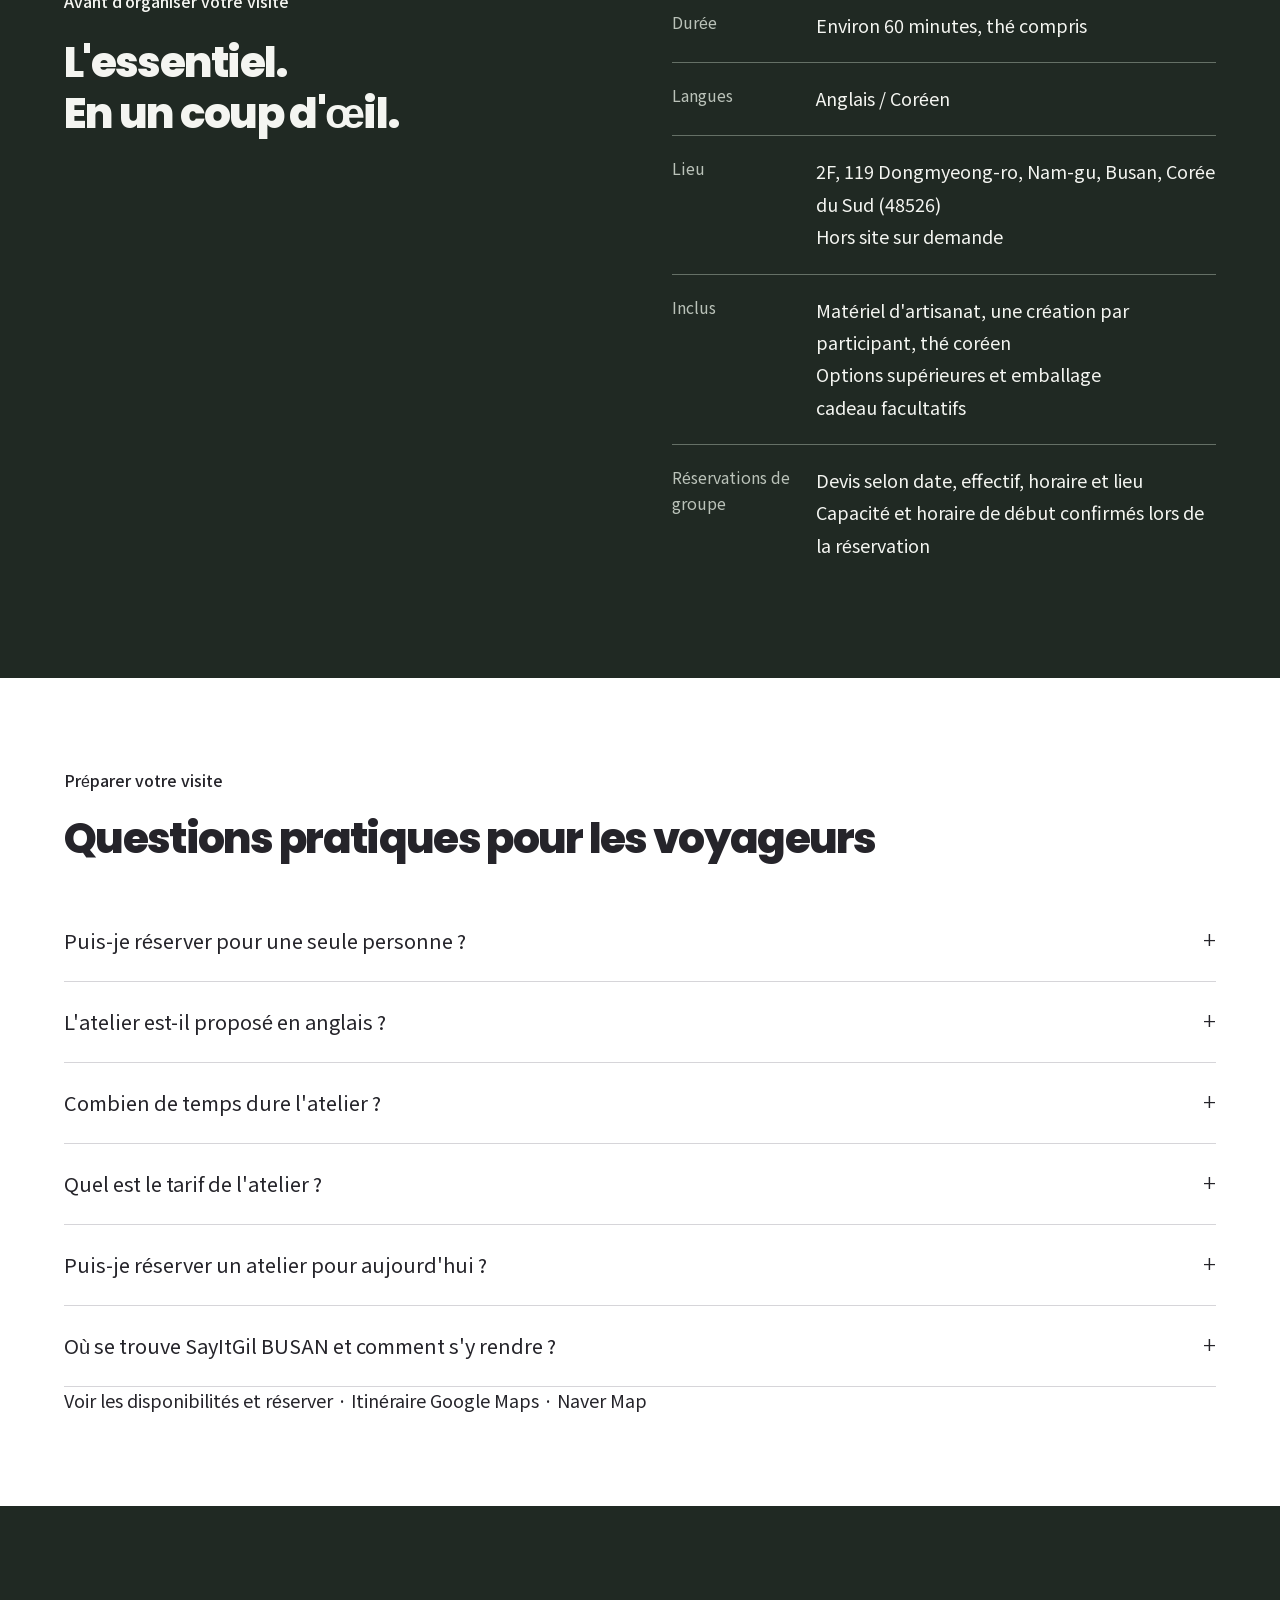
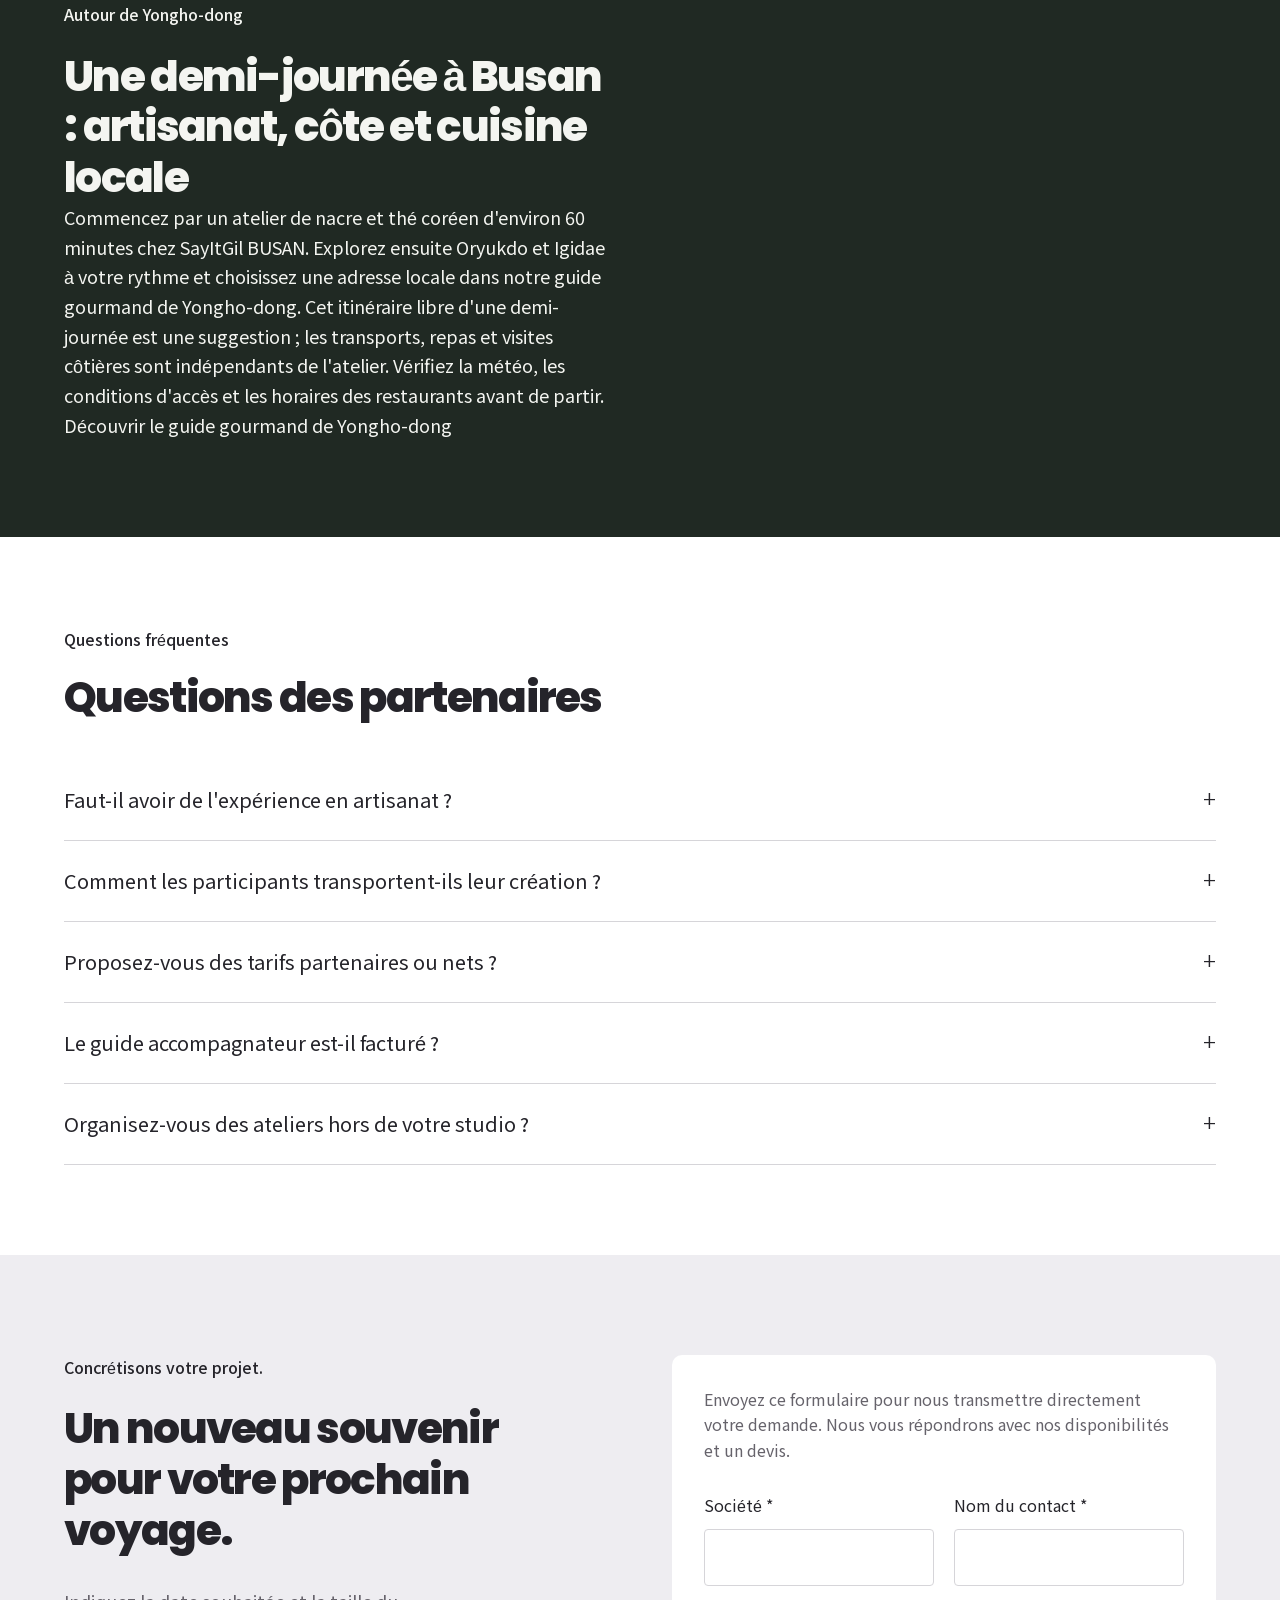
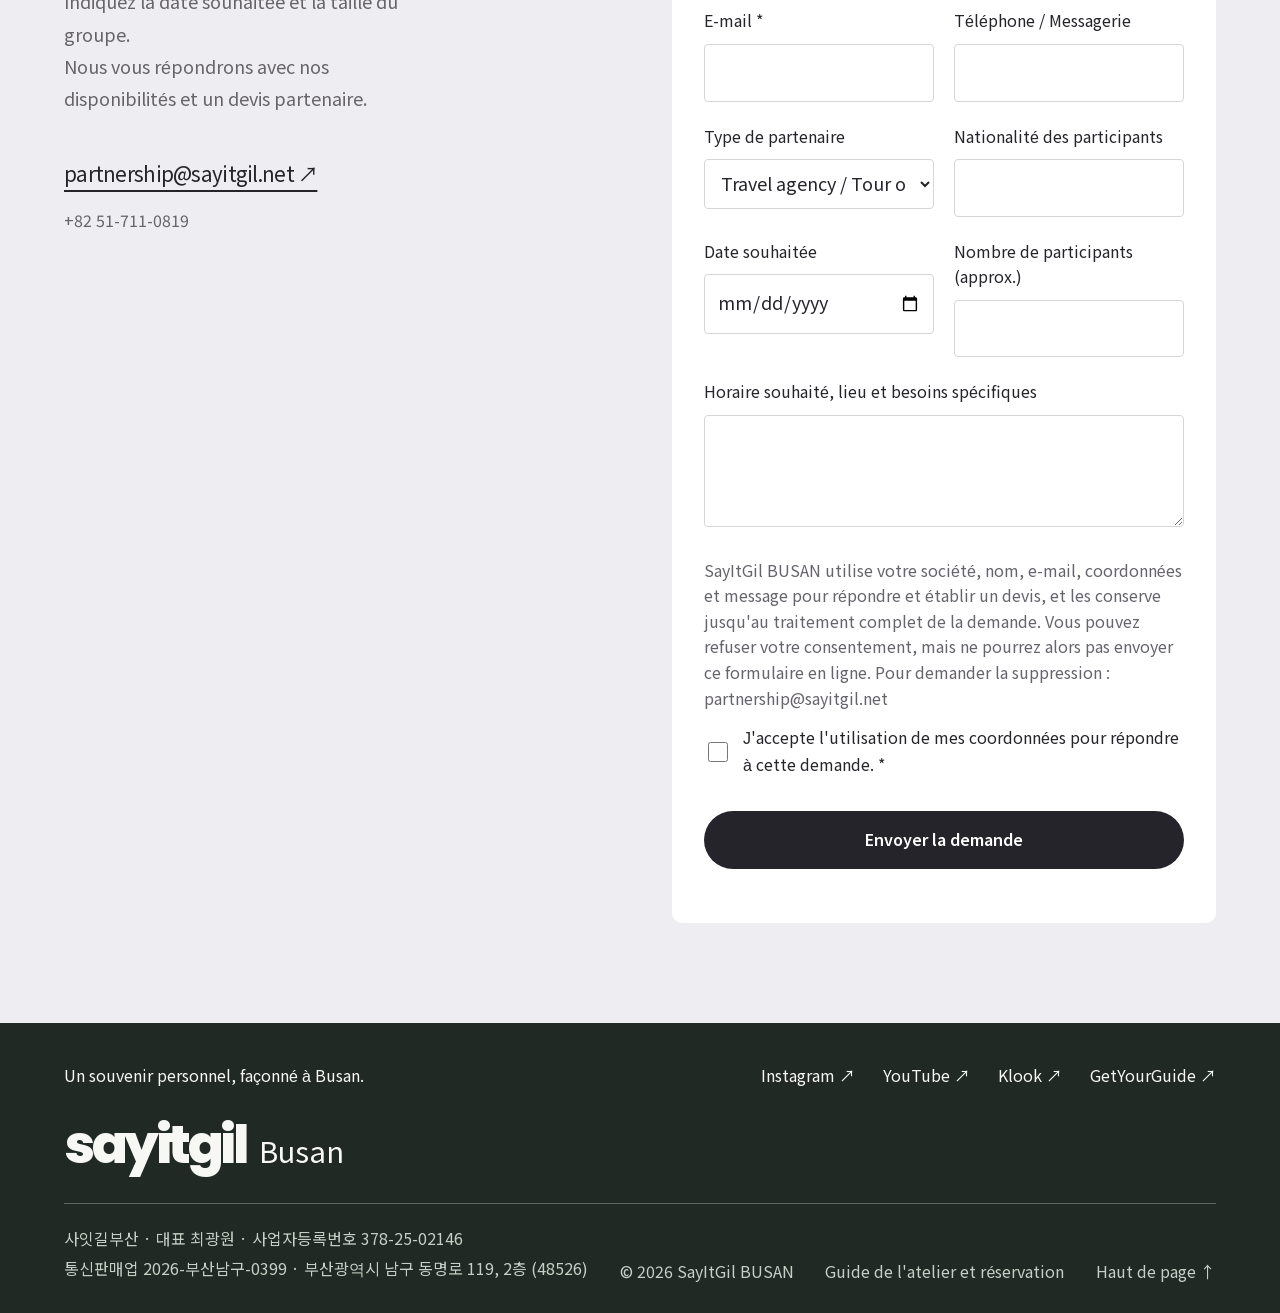
<file: fr/index.html>
<!DOCTYPE html>

<html lang="fr"><head><meta charset="utf-8"/><meta content="width=device-width,initial-scale=1" name="viewport"/><title>SayItGil BUSAN | Artisanat de nacre et thé coréen à Busan</title><meta content="Créez un souvenir en nacre et dégustez un thé coréen chez SayItGil BUSAN. Environ 60 minutes, accueil en anglais, tarifs et réservation. 2F, 119 Dongmyeong-ro, Nam-gu, Busan." name="description"/><link href="/img/mark.png" rel="icon"/><link href="/styles.css?v=20261105-wordmark2" rel="stylesheet"/><meta content="index,follow,max-image-preview:large" name="robots"/><link href="https://www.sayitgil.net/fr/" rel="canonical"/><link href="/llms.txt" rel="describedby" type="text/plain"/><link href="/experience.md" rel="alternate" title="체험 안내 / Experience guide" type="text/markdown"/><meta content="website" property="og:type"/><meta content="https://www.sayitgil.net/fr/" property="og:url"/><meta content="SayItGil BUSAN | Artisanat de nacre et thé coréen à Busan" property="og:title"/><meta content="Artisanat de nacre et thé coréen à Busan. Environ 60 minutes, accueil en anglais, réservations individuelles et de groupe." property="og:description"/><meta content="https://www.sayitgil.net/img/og-hand-mirrors.jpg" property="og:image"/><script type="application/ld+json">{"@context": "https://schema.org", "@graph": [{"@type": "LocalBusiness", "@id": "https://www.sayitgil.net/#business", "name": "사잇길부산", "alternateName": "SayItGil BUSAN", "url": "https://www.sayitgil.net/", "description": "부산 남구에서 자개 소품 만들기와 한국 차를 함께 경험하는 약 60분 공예 체험. Mother-of-pearl souvenir making and Korean tea in Nam-gu, Busan; about 60 minutes.", "telephone": "+82-51-711-0819", "email": "partnership@sayitgil.net", "image": "https://www.sayitgil.net/img/round6/experience.jpg", "address": [{"@type": "PostalAddress", "streetAddress": "동명로 119, 2층", "addressLocality": "남구", "addressRegion": "부산광역시", "postalCode": "48526", "addressCountry": "KR", "inLanguage": "ko"}, {"@type": "PostalAddress", "streetAddress": "2F, 119 Dongmyeong-ro", "addressLocality": "Nam-gu", "addressRegion": "Busan", "postalCode": "48526", "addressCountry": "South Korea", "inLanguage": "en"}], "sameAs": ["https://www.youtube.com/@sayitgil", "https://www.instagram.com/sayitgil/", "https://www.klook.com/en-US/activity/221471-busan-mother-of-pearl-craft-class-with-tea-ceremony/", "https://www.getyourguide.com/busan-l32281/busan-mother-of-pearl-craft-class-with-games-t1162229/", "https://www.kkday.com/en/product/683523", "https://www.airbnb.com/experiences/6804129", "https://www.google.com/maps?cid=4516739246951051170", "https://pcmap.place.naver.com/place/2031362333/home"], "geo": {"@type": "GeoCoordinates", "latitude": 35.1201896, "longitude": 129.1100697}, "openingHoursSpecification": [{"@type": "OpeningHoursSpecification", "dayOfWeek": ["Monday","Tuesday","Wednesday","Thursday","Friday","Saturday","Sunday"], "opens": "10:00", "closes": "18:00"}], "hasMap": "https://www.google.com/maps?cid=4516739246951051170"}, {"@type": "Service", "@id": "https://www.sayitgil.net/#craft-experience", "name": "부산 자개 공예와 다도 체험 | Busan mother-of-pearl craft and Korean tea", "serviceType": "Mother-of-pearl craft workshop", "provider": {"@id": "https://www.sayitgil.net/#business"}, "areaServed": {"@type": "City", "name": "Busan"}, "description": "약 60분, 공예 재료·1인 1소품·한국 차 포함. 한국어·영어 진행. 단체와 출장 체험은 사전 협의. About 60 minutes with materials, one item per guest and Korean tea. Korean and English. Group and off-site workshops by arrangement.", "offers": [{"@type": "Offer", "name": "자개 키링 / Mother-of-pearl keyring", "price": 30000, "priceCurrency": "KRW", "url": "https://www.sayitgil.net/booking.html", "itemOffered": {"@type": "Service", "name": "자개 키링 만들기 / Mother-of-pearl keyring workshop"}}, {"@type": "Offer", "name": "자개 책갈피 / Mother-of-pearl bookmark", "price": 30000, "priceCurrency": "KRW", "url": "https://www.sayitgil.net/booking.html", "itemOffered": {"@type": "Service", "name": "자개 책갈피 만들기 / Mother-of-pearl bookmark workshop"}}, {"@type": "Offer", "name": "자개 손거울 / Mother-of-pearl hand mirror", "price": 35000, "priceCurrency": "KRW", "url": "https://www.sayitgil.net/booking.html", "itemOffered": {"@type": "Service", "name": "자개 손거울 만들기 / Mother-of-pearl hand mirror workshop"}}, {"@type": "Offer", "name": "자개 명함케이스 / Mother-of-pearl business card case", "price": 35000, "priceCurrency": "KRW", "url": "https://www.sayitgil.net/booking.html", "itemOffered": {"@type": "Service", "name": "자개 명함케이스 만들기 / Mother-of-pearl business card case workshop"}}, {"@type": "Offer", "name": "자개 코스터 / Mother-of-pearl coaster", "price": 50000, "priceCurrency": "KRW", "url": "https://www.sayitgil.net/booking.html", "itemOffered": {"@type": "Service", "name": "자개 코스터 만들기 / Mother-of-pearl coaster workshop"}}]}, {"@type": "WebSite", "@id": "https://www.sayitgil.net/#website", "name": "사잇길부산 | SayItGil BUSAN", "url": "https://www.sayitgil.net/", "inLanguage": ["ko", "en"], "publisher": {"@id": "https://www.sayitgil.net/#business"}}]}</script><meta content="e8a9a65adebbda06eb43364115efa83b726cf22c" name="naver-site-verification"/>
<script type="application/ld+json">{"@context": "https://schema.org", "@type": "FAQPage", "@id": "https://www.sayitgil.net/en/#visitor-faq", "inLanguage": "en", "mainEntity": [{"@type": "Question", "name": "Can I book for one person?", "acceptedAnswer": {"@type": "Answer", "text": "If you are traveling solo, check the booking page for your preferred date and guest count, or contact partnership@sayitgil.net before booking. Availability for one guest must be confirmed for the selected session."}}, {"@type": "Question", "name": "Is the workshop available in English?", "acceptedAnswer": {"@type": "Answer", "text": "Yes. The workshop is offered in English and Korean."}}, {"@type": "Question", "name": "How long does the workshop take?", "acceptedAnswer": {"@type": "Answer", "text": "The workshop takes about 60 minutes, including mother-of-pearl craft and Korean tea. Materials and one finished item per guest are included."}}, {"@type": "Question", "name": "How much does the workshop cost?", "acceptedAnswer": {"@type": "Answer", "text": "Prices per guest are KRW 30,000 for a keyring or bookmark, KRW 35,000 for a hand mirror or business card case, and KRW 50,000 for a coaster. These prices include the approximately 60-minute workshop and Korean tea. Confirm the final price when booking; group rates are quoted separately."}}, {"@type": "Question", "name": "Can I book a workshop for today?", "acceptedAnswer": {"@type": "Answer", "text": "For same-day availability, email partnership@sayitgil.net before visiting the studio."}}, {"@type": "Question", "name": "Where is SayItGil BUSAN and how do I get there?", "acceptedAnswer": {"@type": "Answer", "text": "Visit us at 2F, 119 Dongmyeong-ro, Nam-gu, Busan, South Korea (48526). Search for SayItGil BUSAN on Google Maps or Naver Map and use the map directions from your starting point. The ground-floor sign says “해달” (Haedal); take the stairs to our workshop on the second floor."}}]}</script><link href="/i18n/language.css" rel="stylesheet"/><script src="/i18n/catalogs.js"></script><script src="/i18n/language.js"></script><link href="https://www.sayitgil.net/" hreflang="ko" rel="alternate"/><link href="https://www.sayitgil.net/en/" hreflang="en" rel="alternate"/><link href="https://www.sayitgil.net/ja/" hreflang="ja" rel="alternate"/><link href="https://www.sayitgil.net/zh-hant/" hreflang="zh-hant" rel="alternate"/><link href="https://www.sayitgil.net/zh-hans/" hreflang="zh-hans" rel="alternate"/><link href="https://www.sayitgil.net/fr/" hreflang="fr" rel="alternate"/></head><body>
<a class="skip" href="#experience"><span data-lang="ko">본문으로 이동</span><span data-lang="en">Aller au contenu</span></a>
<main id="top">
<section aria-label="Artisanat coréen de nacre à Busan" class="hero"><header class="site-header"><a class="brand" href="#top"><img alt="사잇길부산" height="38" src="/img/mark.png" width="38"/><span>sayitgil<span class="brand-location">Busan</span></span></a><button aria-controls="navigation" aria-expanded="false" class="menu-toggle"><span data-lang="ko">메뉴</span><span data-lang="en">Menu</span></button><nav aria-label="Navigation principale" class="nav-links" id="navigation"><a href="#experience"><span data-lang="ko">체험</span><span data-lang="en">L'expérience</span></a><a href="#collection"><span data-lang="ko">만들 수 있는 것</span><span data-lang="en">Créations</span></a><a href="#partners"><span data-lang="ko">단체·파트너</span><span data-lang="en">Groupes &amp; partenaires</span></a><a class="nav-food-guide" href="https://partnership-sayitgil.github.io/yongho-food-guide/" rel="noopener noreferrer" target="_blank"><span data-lang="ko">용호동 맛집</span><span data-lang="en">Guide resto Yongho</span></a><a class="direct-booking" href="/booking.html?lang=en"><span data-lang="ko">체험 예약</span><span data-lang="en">Réserver</span></a><a class="nav-inquiry" href="#inquiry"><span data-lang="ko">단체 견적 문의</span><span data-lang="en">Demander un devis</span> <span aria-hidden="true">↗</span></a></nav><nav aria-label="Langue" class="language-nav"></nav></header><div class="hero-media"><img alt="자개 소품을 직접 만드는 손작업 장면" fetchpriority="high" height="900" src="/img/hero-poster-new.jpg" width="1600"/><video aria-hidden="true" id="hero-video" loop="" muted="" playsinline="" poster="/img/hero-poster-new.jpg" preload="none"><source src="/img/hero-film-new.mp4" type="video/mp4"/></video></div><div class="hero-shade"></div><div class="hero-content"><p class="hero-label"><span data-lang="ko">한국의 자개, 나만의 부산.</span><span data-lang="en">Artisanat coréen. Votre touche personnelle de Busan.</span></p><h1><span data-lang="ko">부산을<br/><span class="second-line">손끝에 담다.</span></span><span data-lang="en">Un petit éclat<br/><span class="second-line">de Busan.</span></span></h1><div class="hero-bottom"><div><p><span data-lang="ko">자개 소품 만들기와 한국 차 한 잔.<br/>여행의 한 시간을, 가져갈 수 있는 기억으로.</span><span data-lang="en">Travail de la nacre et dégustation d'un thé coréen.<br/>Une heure de votre voyage transformée en un souvenir durable.</span></p><a class="btn btn-light" href="/booking.html?lang=en"><span data-lang="ko">체험 예약하기</span><span data-lang="en">Réserver votre atelier</span> <span aria-hidden="true">↗</span></a></div><div class="hero-controls"><span><span data-lang="ko">부산 남구 · 영어 / 한국어</span><span data-lang="en">Nam-gu, Busan · Anglais / Coréen</span></span><button aria-label="Lire la vidéo" id="film-toggle" type="button"><span data-lang="ko">영상 재생</span><span data-lang="en">Lire la vidéo</span> <span aria-hidden="true">▶</span></button></div></div></div><a aria-label="Découvrir" class="hero-scroll" href="#experience">↓</a></section>
<section class="experience" id="experience"><div class="section-top"><span class="kicker"><span data-lang="ko">공예와 다도, 약 60분</span><span data-lang="en">Artisanat &amp; thé, environ 60 minutes</span></span><span class="mini">Créé ici. Gardé avec vous.</span></div><div class="statement"><h2><span data-lang="ko">구경하는 여행에서,<br/>직접 만드는 여행으로.</span><span data-lang="en">Moins regarder.<br/>Plus créer.</span></h2><p><span data-lang="ko">조개에서 온 빛을 골라 나만의 소품을 꾸밉니다. 마감이 마르는 동안 한국 차를 즐기고, 완성한 작품은 여행의 기억으로 가져갑니다.</span><span data-lang="en">Choisissez vos fragments de nacre et composez votre propre motif. Savourez un thé coréen pendant que la finition sèche, puis repartez avec votre création en souvenir de Busan.</span></p></div><div class="experience-grid"><figure class="making-photo"><img alt="Mains disposant des éclats de nacre sur un marque-page" height="1500" loading="lazy" src="/img/round6/experience.jpg" width="2000"/><figcaption><span data-lang="ko">직접 만든 작품과 남기는 기억.</span><span data-lang="en">Un souvenir avec vos propres créations.</span></figcaption></figure><div class="tea-story"><figure><img alt="자개 받침 위에 놓인 한국 차" class="" height="1400" loading="lazy" src="/img/tea.jpg" width="1050"/><figcaption><span data-lang="ko">그리고, 차 한 잔의 여유.</span><span data-lang="en">Puis, un moment pour le thé coréen.</span></figcaption></figure><div class="process"><div><span>01</span><p><span data-lang="ko">나전 이야기</span><span data-lang="en">Découvrir la nacre</span></p></div><div><span>02</span><p><span data-lang="ko">자개 소품 만들기</span><span data-lang="en">Façonnez votre objet</span></p></div><div><span>03</span><p><span data-lang="ko">다도와 작품 포장</span><span data-lang="en">Thé et emballage</span></p></div></div></div></div></section>
<section class="collection" id="collection"><div class="collection-head"><div><p class="kicker"><span data-lang="ko">나의 첫 자개 소품</span><span data-lang="en">Votre première pièce en nacre</span></p><h2><span data-lang="ko">어떤 기억을<br/>가져갈까요?</span><span data-lang="en">Quel souvenir<br/>emporterez-vous ?</span></h2></div><p class="collection-intro"><span data-lang="ko">개인 1인 기준 · 약 60분, 다도 포함<br/>품목을 눌러 사진과 가격을 살펴보세요.</span><span data-lang="en">Par participant · Env. 60 min, thé inclus<br/>Touchez un objet pour voir sa photo et son tarif.</span></p></div><div aria-label="Objets à créer" class="product-tabs" role="tablist"><button aria-controls="panel-keyring" aria-selected="true" data-product="keyring" id="tab-keyring" role="tab" tabindex="0" type="button"><span data-lang="ko">키링</span><span data-lang="en">Porte-clés</span></button><button aria-controls="panel-bookmark" aria-selected="false" data-product="bookmark" id="tab-bookmark" role="tab" tabindex="-1" type="button"><span data-lang="ko">책갈피</span><span data-lang="en">Marque-page</span></button><button aria-controls="panel-mirror" aria-selected="false" data-product="mirror" id="tab-mirror" role="tab" tabindex="-1" type="button"><span data-lang="ko">손거울</span><span data-lang="en">Miroir de poche</span></button><button aria-controls="panel-case" aria-selected="false" data-product="case" id="tab-case" role="tab" tabindex="-1" type="button"><span data-lang="ko">명함케이스</span><span data-lang="en">Étui à cartes de visite</span></button><button aria-controls="panel-coaster" aria-selected="false" data-product="coaster" id="tab-coaster" role="tab" tabindex="-1" type="button"><span data-lang="ko">코스터</span><span data-lang="en">Sous-verre</span></button></div><div class="product-stage"><div aria-labelledby="tab-keyring" class="product-panel" id="panel-keyring" role="tabpanel"><figure><img alt="Porte-clés — véritable création en nacre" height="1086" loading="lazy" src="/img/products-retouched/keyring.png" width="1448"/></figure><div class="product-copy"><span class="product-index">01 / 05</span><h3><span data-lang="ko">키링</span><span data-lang="en">Porte-clés</span></h3><p class="product-price"><span data-lang="ko">30,000원 (USD 25)</span><span data-lang="en">KRW 30,000 (USD 25)</span></p><p class="product-duration"><span data-lang="ko">개인 1인 기준 · 약 60분, 다도 포함</span><span data-lang="en">Par participant · Environ 60 minutes, thé compris</span></p><p><span data-lang="ko">가방과 열쇠에 더하는 자개의 빛</span><span data-lang="en">Un peu de nacre à emporter partout avec vous</span></p><a class="round-link" href="/booking.html?lang=en"><span data-lang="ko">이 소품 예약하기</span><span data-lang="en">Réserver cet objet</span> <span aria-hidden="true">↗</span></a></div></div><div aria-labelledby="tab-bookmark" class="product-panel" hidden="" id="panel-bookmark" role="tabpanel"><figure><img alt="Marque-page — véritable création en nacre" height="1086" loading="lazy" src="/img/products-retouched/bookmark.png" width="1448"/></figure><div class="product-copy"><span class="product-index">02 / 05</span><h3><span data-lang="ko">책갈피</span><span data-lang="en">Marque-page</span></h3><p class="product-price"><span data-lang="ko">30,000원 (USD 25)</span><span data-lang="en">KRW 30,000 (USD 25)</span></p><p class="product-duration"><span data-lang="ko">개인 1인 기준 · 약 60분, 다도 포함</span><span data-lang="en">Par participant · Environ 60 minutes, thé compris</span></p><p><span data-lang="ko">책 사이에 간직하는 부산의 기억</span><span data-lang="en">Un souvenir de Busan entre deux pages</span></p><a class="round-link" href="/booking.html?lang=en"><span data-lang="ko">이 소품 예약하기</span><span data-lang="en">Réserver cet objet</span> <span aria-hidden="true">↗</span></a></div></div><div aria-labelledby="tab-mirror" class="product-panel" hidden="" id="panel-mirror" role="tabpanel"><figure><img alt="Miroir de poche — véritable création en nacre" height="1086" loading="lazy" src="/img/products-retouched/mirror.png" width="1448"/></figure><div class="product-copy"><span class="product-index">03 / 05</span><h3><span data-lang="ko">손거울</span><span data-lang="en">Miroir de poche</span></h3><p class="product-price"><span data-lang="ko">35,000원 (USD 29)</span><span data-lang="en">KRW 35,000 (USD 29)</span></p><p class="product-duration"><span data-lang="ko">개인 1인 기준 · 약 60분, 다도 포함</span><span data-lang="en">Par participant · Environ 60 minutes, thé compris</span></p><p><span data-lang="ko">매일 꺼내 보는 나만의 문양</span><span data-lang="en">Votre propre motif, au cœur de votre quotidien</span></p><a class="round-link" href="/booking.html?lang=en"><span data-lang="ko">이 소품 예약하기</span><span data-lang="en">Réserver cet objet</span> <span aria-hidden="true">↗</span></a></div></div><div aria-labelledby="tab-case" class="product-panel" hidden="" id="panel-case" role="tabpanel"><figure><img alt="Étui à cartes de visite — véritable création en nacre" height="1086" loading="lazy" src="/img/products-retouched/case.png" width="1448"/></figure><div class="product-copy"><span class="product-index">04 / 05</span><h3><span data-lang="ko">명함케이스</span><span data-lang="en">Étui à cartes de visite</span></h3><p class="product-price"><span data-lang="ko">35,000원 (USD 29)</span><span data-lang="en">KRW 35,000 (USD 29)</span></p><p class="product-duration"><span data-lang="ko">개인 1인 기준 · 약 60분, 다도 포함</span><span data-lang="en">Par participant · Environ 60 minutes, thé compris</span></p><p><span data-lang="ko">손안에서 빛나는 부산의 기억</span><span data-lang="en">Un souvenir de Busan au creux de la main</span></p><a class="round-link" href="/booking.html?lang=en"><span data-lang="ko">이 소품 예약하기</span><span data-lang="en">Réserver cet objet</span> <span aria-hidden="true">↗</span></a></div></div><div aria-labelledby="tab-coaster" class="product-panel" hidden="" id="panel-coaster" role="tabpanel"><figure><img alt="Sous-verre — véritable création en nacre" height="1086" loading="lazy" src="/img/products-retouched/coaster.png" width="1448"/></figure><div class="product-copy"><span class="product-index">05 / 05</span><h3><span data-lang="ko">코스터</span><span data-lang="en">Sous-verre</span></h3><p class="product-price"><span data-lang="ko">50,000원 (USD 41)</span><span data-lang="en">KRW 50,000 (USD 41)</span></p><p class="product-duration"><span data-lang="ko">개인 1인 기준 · 약 60분, 다도 포함</span><span data-lang="en">Par participant · Environ 60 minutes, thé compris</span></p><p><span data-lang="ko">차 한 잔과 함께 빛나는 자개</span><span data-lang="en">La nacre pour un instant de thé</span></p><a class="round-link" href="/booking.html?lang=en"><span data-lang="ko">이 소품 예약하기</span><span data-lang="en">Réserver cet objet</span> <span aria-hidden="true">↗</span></a></div></div></div><div class="group-pricing"><p><span data-lang="ko">여행사·단체 가격은 별도 문의</span><span data-lang="en">Les tarifs agences et groupes font l'objet d'un devis séparé.</span></p><a class="btn btn-dark" href="#inquiry"><span data-lang="ko">여행사·단체 가격 문의</span><span data-lang="en">Demander les tarifs de groupe</span> ↗</a></div></section>
<section aria-label="Détail d'une pièce en nacre" class="material-study"><img alt="자개 조각의 반사광과 문양을 가까이 본 실제 작품 디테일" height="1701" loading="lazy" sizes="100vw" src="/img/round3/texture-1600.jpg" srcset="/img/round3/texture-1600.jpg 1600w, /img/round3/texture-3024.jpg 3024w" width="3024"/><div><p class="kicker"><span data-lang="ko">자개 작품의 디테일</span><span data-lang="en">La nacre vue de près</span></p><h2><span data-lang="ko">가까이 볼수록,<br/>다른 빛.</span><span data-lang="en">Chaque pièce.<br/>Un éclat unique.</span></h2></div></section><section class="partners" id="partners"><div class="partner-intro"><p class="kicker"><span data-lang="ko">함께 만드는 부산 일정</span><span data-lang="en">Pour agences et groupes</span></p><h2><span data-lang="ko">당신의 일정에,<br/>우리의 한 시간.</span><span data-lang="en">Votre itinéraire.<br/>Notre heure d'artisanat.</span></h2><p><span data-lang="ko">여행사·DMC의 문화 체험부터 기업 워크숍까지. 인원과 날짜, 장소에 맞춰 운영안을 제안합니다.</span><span data-lang="en">Des étapes culturelles pour agences de voyages et DMC aux ateliers d'entreprise, nous adaptons le programme à votre groupe, votre date et votre lieu.</span></p><a class="btn btn-dark" href="#inquiry"><span data-lang="ko">단체 견적 문의</span><span data-lang="en">Demander un devis de groupe</span> ↗</a></div><div aria-label="Expériences de groupe réalisées" aria-roledescription="carousel" class="guest-photo experience-carousel partner-carousel" role="region" tabindex="0"><figure class="slide" data-slide="0"><img alt="15 sept. 2026 · Voyage de découverte SIT" height="1500" loading="lazy" src="/img/round6/sit-group.jpg" width="2000"/><figcaption><span data-lang="ko">2026.09.15 · SIT 팸투어</span><span data-lang="en">15 sept. 2026 · Voyage de découverte SIT</span></figcaption></figure><figure class="slide" data-slide="1" hidden=""><img alt="Un souvenir partagé de Busan" height="540" loading="lazy" src="/img/round4/group-1.jpg" width="960"/><figcaption><span data-lang="ko">함께 완성한 부산의 기억</span><span data-lang="en">Un souvenir partagé de Busan</span></figcaption></figure><figure class="slide" data-slide="2" hidden=""><img alt="Avec les créations qu'ils ont réalisées" height="1350" loading="lazy" src="/img/round4/group-2.jpg" width="1800"/><figcaption><span data-lang="ko">완성한 작품과 함께</span><span data-lang="en">Avec les créations qu'ils ont réalisées</span></figcaption></figure><figure class="slide" data-slide="3" hidden=""><img alt="Un souvenir de famille créé ensemble" height="1800" loading="lazy" src="/img/round4/group-3.jpg" width="1350"/><figcaption><span data-lang="ko">가족이 함께 만든 여행의 기억</span><span data-lang="en">Un souvenir de famille créé ensemble</span></figcaption></figure><figure class="slide" data-slide="4" hidden=""><img alt="Atelier sur site pour le ministère coréen de la Sécurité alimentaire et des Médicaments" height="1500" loading="lazy" src="/img/round6/mfds.jpg" width="2000"/><figcaption><span data-lang="ko">식품의약품안전처 출장 강의</span><span data-lang="en">Atelier sur site pour le ministère coréen de la Sécurité alimentaire et des Médicaments</span></figcaption></figure><figure class="slide" data-slide="5" hidden=""><img alt="Avec le maître Gangbo Kim Yul-hyeon" height="1350" loading="lazy" src="/img/round4/group-5.jpg" width="1800"/><figcaption><span data-lang="ko">강보 김율현 선생님과 함께</span><span data-lang="en">Avec le maître Gangbo Kim Yul-hyeon</span></figcaption></figure><figure class="slide" data-slide="6" hidden=""><img alt="Atelier participatif d'artisanat à Gwangalli" height="1800" loading="lazy" src="/img/round6/gwangalli-making.jpg" width="1440"/><figcaption><span data-lang="ko">광안리 시민 참여 나전 체험</span><span data-lang="en">Atelier participatif d'artisanat à Gwangalli</span></figcaption></figure><figure class="slide" data-slide="7" hidden=""><img alt="Voyage de découverte SIT · Pièces terminées en nacre" height="2000" loading="lazy" src="/img/round6/sit-display.jpg" width="1500"/><figcaption><span data-lang="ko">SIT 팸투어 · 완성한 자개 작품</span><span data-lang="en">Voyage de découverte SIT · Pièces terminées en nacre</span></figcaption></figure><figure class="slide" data-slide="8" hidden=""><img alt="Voyage de découverte SIT · Création en nacre" height="2000" loading="lazy" src="/img/round6/sit-making.jpg" width="1500"/><figcaption><span data-lang="ko">SIT 팸투어 · 손끝으로 만드는 자개</span><span data-lang="en">Voyage de découverte SIT · Création en nacre</span></figcaption></figure><figure class="slide" data-slide="9" hidden=""><img alt="Voyage de découverte SIT · Mise en forme d'un motif personnel" height="2000" loading="lazy" src="/img/round6/sit-detail.jpg" width="1500"/><figcaption><span data-lang="ko">SIT 팸투어 · 나만의 무늬를 담다</span><span data-lang="en">Voyage de découverte SIT · Mise en forme d'un motif personnel</span></figcaption></figure><div class="carousel-controls"><button aria-label="Photo précédente" class="carousel-prev" type="button">←</button><div class="carousel-dots"><button aria-current="true" aria-label="Photo 1 sur 10" data-slide-to="0" type="button"></button><button aria-current="false" aria-label="Photo 2 sur 10" data-slide-to="1" type="button"></button><button aria-current="false" aria-label="Photo 3 sur 10" data-slide-to="2" type="button"></button><button aria-current="false" aria-label="Photo 4 sur 10" data-slide-to="3" type="button"></button><button aria-current="false" aria-label="Photo 5 sur 10" data-slide-to="4" type="button"></button><button aria-current="false" aria-label="Photo 6 sur 10" data-slide-to="5" type="button"></button><button aria-current="false" aria-label="Photo 7 sur 10" data-slide-to="6" type="button"></button><button aria-current="false" aria-label="Photo 8 sur 10" data-slide-to="7" type="button"></button><button aria-current="false" aria-label="Photo 9 sur 10" data-slide-to="8" type="button"></button><button aria-current="false" aria-label="Photo 10 sur 10" data-slide-to="9" type="button"></button></div><button aria-label="Photo suivante" class="carousel-next" type="button">→</button><button aria-pressed="false" class="carousel-pause" type="button"><span data-lang="ko">멈춤</span><span data-lang="en">Pause</span></button></div></div><div class="partner-formats"><details><summary><span data-lang="ko">여행사 · DMC</span><span data-lang="en">Agences de voyages &amp; DMC</span></summary><p><span data-lang="ko">패키지·개별 투어의 문화 체험 일정. 단체별 시작 시간과 파트너 요금은 견적 시 안내합니다. 동행 가이드의 동행료는 무료이며 작품 제작 조건은 별도 확인합니다.</span><span data-lang="en">Une étape culturelle pour circuits organisés et visites privées. Les horaires et tarifs partenaires sont confirmés dans le devis. Les guides accompagnateurs ne paient pas de frais d'accompagnement ; leur participation à l'atelier est confirmée séparément.</span></p></details><details><summary><span data-lang="ko">기업 · MICE</span><span data-lang="en">Entreprises &amp; MICE</span></summary><p><span data-lang="ko">인센티브 투어와 워크숍을 위한 팀 모자이크 프로그램. 작품 크기·테마·시간과 진행 장소를 사전에 협의합니다.</span><span data-lang="en">Programmes de mosaïque en équipe pour voyages de motivation et ateliers. La taille de l'œuvre, le thème, la durée et le lieu sont définis à l'avance.</span></p></details><details><summary><span data-lang="ko">호텔 · 출장 워크숍</span><span data-lang="en">Hôtels &amp; ateliers hors site</span></summary><p><span data-lang="ko">외부 장소의 단체 체험은 인원·날짜·장소 조건에 따라 협의합니다. 공간 준비사항과 진행 인력은 견적 시 확정합니다.</span><span data-lang="en">Des séances de groupe hors site sont possibles sur demande. L'aménagement du lieu et l'encadrement sont confirmés avec le devis.</span></p></details></div></section>
<section class="practical" id="details"><div><p class="kicker"><span data-lang="ko">일정에 넣기 전 확인</span><span data-lang="en">Avant d'organiser votre visite</span></p><h2><span data-lang="ko">필요한 정보만,<br/>한눈에.</span><span data-lang="en">L'essentiel.<br/>En un coup d'œil.</span></h2></div><dl><div><dt><span data-lang="ko">소요 시간</span><span data-lang="en">Durée</span></dt><dd><span data-lang="ko">약 60분 · 다도 포함</span><span data-lang="en">Environ 60 minutes, thé compris</span></dd></div><div><dt><span data-lang="ko">진행 언어</span><span data-lang="en">Langues</span></dt><dd><span data-lang="ko">영어 / 한국어</span><span data-lang="en">Anglais / Coréen</span></dd></div><div><dt><span data-lang="ko">장소</span><span data-lang="en">Lieu</span></dt><dd><span data-lang="ko">부산광역시 남구 동명로 119, 2층 (48526)<br/>출장은 사전 협의</span><span data-lang="en">2F, 119 Dongmyeong-ro, Nam-gu, Busan, Corée du Sud (48526)<br/>Hors site sur demande</span></dd></div><div><dt><span data-lang="ko">포함 사항</span><span data-lang="en">Inclus</span></dt><dd><span data-lang="ko">공예 재료 · 1인 1소품 · 한국 차<br/>업그레이드·선물포장은 선택 옵션</span><span data-lang="en">Matériel d'artisanat, une création par participant, thé coréen<br/>Options supérieures et emballage cadeau facultatifs</span></dd></div><div><dt><span data-lang="ko">단체 예약</span><span data-lang="en">Réservations de groupe</span></dt><dd><span data-lang="ko">날짜·인원·시간·장소를 기준으로 견적<br/>정원과 시작 시간은 예약 시 확정</span><span data-lang="en">Devis selon date, effectif, horaire et lieu<br/>Capacité et horaire de début confirmés lors de la réservation</span></dd></div></dl></section>
<section class="faq" id="visitor-faq"><div class="wrap"><p class="kicker">Préparer votre visite</p><div class="section-head"><h2>Questions pratiques pour les voyageurs</h2></div><details><summary>Puis-je réserver pour une seule personne ?</summary><p>Si vous voyagez seul, consultez la page de réservation pour la date souhaitée ou écrivez à partnership@sayitgil.net avant de réserver. La disponibilité pour un participant doit être confirmée pour le créneau choisi.</p></details><details><summary>L'atelier est-il proposé en anglais ?</summary><p>Oui. L'atelier est animé en anglais et en coréen.</p></details><details><summary>Combien de temps dure l'atelier ?</summary><p>L'atelier dure environ 60 minutes, incluant le travail de la nacre et le thé coréen. Le matériel et une pièce terminée par participant sont inclus.</p></details><details><summary>Quel est le tarif de l'atelier ?</summary><p>Les tarifs par participant sont de 30 000 KRW pour un porte-clés ou marque-page, 35 000 KRW pour un miroir de poche ou étui à cartes de visite, et 50 000 KRW pour un sous-verre. Ils incluent l'atelier d'environ 60 minutes et le thé coréen. Confirmez le montant final lors de la réservation ; les tarifs de groupe font l'objet d'un devis séparé.</p></details><details><summary>Puis-je réserver un atelier pour aujourd'hui ?</summary><p>Pour une séance le jour même, écrivez à partnership@sayitgil.net avant de venir à l’atelier.</p></details><details><summary>Où se trouve SayItGil BUSAN et comment s'y rendre ?</summary><p>Rendez-nous visite au 2F, 119 Dongmyeong-ro, Nam-gu, Busan, Corée du Sud (48526). Recherchez SayItGil BUSAN sur Google Maps ou Naver Map pour obtenir l'itinéraire depuis votre point de départ. L'enseigne du rez-de-chaussée indique « 해달 » (Haedal) ; prenez l'escalier jusqu'à notre atelier au 2e étage.</p></details><p><a href="/booking.html?lang=en">Voir les disponibilités et réserver</a> · <a href="https://www.google.com/maps?cid=4516739246951051170">Itinéraire Google Maps</a> · <a href="https://pcmap.place.naver.com/place/2031362333/home">Naver Map</a></p></div></section><section class="practical" id="half-day"><div class="wrap"><p class="kicker">Autour de Yongho-dong</p><div class="section-head"><h2>Une demi-journée à Busan : artisanat, côte et cuisine locale</h2></div><p>Commencez par un atelier de nacre et thé coréen d'environ 60 minutes chez SayItGil BUSAN. Explorez ensuite Oryukdo et Igidae à votre rythme et choisissez une adresse locale dans notre guide gourmand de Yongho-dong. Cet itinéraire libre d'une demi-journée est une suggestion ; les transports, repas et visites côtières sont indépendants de l'atelier. Vérifiez la météo, les conditions d'accès et les horaires des restaurants avant de partir.</p><p><a href="https://partnership-sayitgil.github.io/yongho-food-guide/">Découvrir le guide gourmand de Yongho-dong</a></p></div></section><section class="faq" id="faq">
<div class="wrap">
<p class="kicker">Questions fréquentes</p>
<div class="section-head"><h2><span data-lang="en">Questions des partenaires</span><span data-lang="ko">자주 묻는 질문</span></h2></div>
<details><summary><span data-lang="en">Faut-il avoir de l'expérience en artisanat ?</span><span data-lang="ko">공예 경험이 없어도 되나요?</span></summary><p><span data-lang="en">Non. L'atelier est conçu pour les débutants.</span><span data-lang="ko">필요 없습니다. 처음 해 보는 분을 기준으로 진행합니다.</span></p></details>
<details><summary><span data-lang="en">Comment les participants transportent-ils leur création ?</span><span data-lang="ko">완성품은 어떻게 가져가나요?</span></summary><p><span data-lang="en">Les participants repartent avec leur objet terminé. Les options d'emballage sont confirmées à la réservation ; vérifiez les règles de bagages de votre compagnie aérienne.</span><span data-lang="ko">완성한 소품을 가져갑니다. 포장 옵션은 예약 시 확인하며, 항공 운반은 이용 항공사의 수하물 규정을 확인합니다.</span></p></details>
<details><summary><span data-lang="en">Proposez-vous des tarifs partenaires ou nets ?</span><span data-lang="ko">여행사 요금이 따로 있나요?</span></summary><p><span data-lang="en">Les tarifs partenaires sont établis selon votre programme, la taille du groupe et le lieu. Les options supérieures et l'emballage sont détaillés dans le devis.</span><span data-lang="ko">프로그램·인원·장소에 맞춰 파트너 견적을 안내합니다. 품목 업그레이드와 포장 옵션은 견적서에 구분해 명시합니다.</span></p></details>
<details><summary><span data-lang="en">Le guide accompagnateur est-il facturé ?</span><span data-lang="ko">가이드도 요금이 있나요?</span></summary><p><span data-lang="en">Les guides accompagnateurs ne paient pas de frais d'accompagnement. Toute participation à la création ou fourniture de matériel est précisée dans le devis.</span><span data-lang="ko">동행 가이드의 동행료는 무료입니다. 작품 제작과 재료 제공 조건은 견적서에 명시합니다.</span></p></details>
<details><summary><span data-lang="en">Organisez-vous des ateliers hors de votre studio ?</span><span data-lang="ko">매장 밖에서도 진행할 수 있나요?</span></summary><p><span data-lang="en">Des ateliers hors site peuvent être organisés. Indiquez le lieu, la date et la taille du groupe pour étude de faisabilité et devis.</span><span data-lang="ko">출장 운영은 장소·날짜·인원을 확인해 가능 여부와 견적을 안내합니다.</span></p></details>
</div>
</section>
<section class="inquiry" id="inquiry"><div class="inquiry-heading"><p class="kicker">Concrétisons votre projet.</p><h2><span data-lang="ko">다음 부산 일정,<br/>함께 만들까요?</span><span data-lang="en">Un nouveau souvenir<br/>pour votre prochain voyage.</span></h2><p><span data-lang="ko">희망 날짜와 인원을 남기면<br/>예약 가능 여부와 파트너 견적을 안내합니다.</span><span data-lang="en">Indiquez la date souhaitée et la taille du groupe.<br/>Nous vous répondrons avec nos disponibilités et un devis partenaire.</span></p><a class="email-link" href="mailto:partnership@sayitgil.net">partnership@sayitgil.net ↗</a><a class="phone-link" href="tel:+82517110819">+82 51-711-0819</a></div><form id="inquiry-form" novalidate="">
<p class="full form-note"><span data-lang="ko">아래 양식을 보내면 문의가 바로 접수됩니다. 남겨주신 연락처로 예약 가능 여부와 견적을 안내합니다.</span><span data-lang="en">Envoyez ce formulaire pour nous transmettre directement votre demande. Nous vous répondrons avec nos disponibilités et un devis.</span></p>
<input aria-hidden="true" autocomplete="off" class="hp" name="_hp" tabindex="-1" type="text"/>
<div><label for="company"><span data-lang="en">Société</span><span data-lang="ko">회사명</span> *</label><input autocomplete="organization" id="company" maxlength="150" name="company" required=""/></div>
<div><label for="name"><span data-lang="en">Nom du contact</span><span data-lang="ko">담당자</span> *</label><input autocomplete="name" id="name" maxlength="100" name="name" required=""/></div>
<div><label for="email">E-mail *</label><input autocomplete="email" id="email" maxlength="254" name="email" required="" type="email"/></div>
<div><label for="phone"><span data-lang="en">Téléphone / Messagerie</span><span data-lang="ko">연락처·메신저</span></label><input id="phone" maxlength="150" name="phone"/></div>
<div><label for="type"><span data-lang="en">Type de partenaire</span><span data-lang="ko">구분</span></label>
<select id="type" name="type">
<option data-en="Travel agency / Tour operator" data-ko="여행사 / 투어 운영사" value="Travel agency">여행사 / 투어 운영사</option><option data-en="DMC / Land operator" data-ko="DMC / 현지 운영사" value="DMC">DMC / Réceptif local</option><option data-en="MICE / Corporate" data-ko="MICE / 기업" value="MICE">MICE / Entreprises</option><option data-en="Hotel / Venue" data-ko="호텔 / 행사장" value="Hotel">호텔 / 행사장</option><option data-en="Other" data-ko="기타" value="Other">기타</option>
</select></div>
<div><label for="market"><span data-lang="en">Nationalité des participants</span><span data-lang="ko">고객 국적</span></label><input id="market" maxlength="150" name="market"/></div>
<div><label for="date"><span data-lang="en">Date souhaitée</span><span data-lang="ko">희망 날짜</span></label><input id="date" name="date" type="date"/></div>
<div><label for="pax"><span data-lang="en">Nombre de participants (approx.)</span><span data-lang="ko">예상 인원</span></label><input id="pax" max="10000" min="1" name="pax" required="" step="1" type="number"/></div>
<div class="full"><label for="message"><span data-lang="en">Horaire souhaité, lieu et besoins spécifiques</span><span data-lang="ko">희망 시간·장소·요청사항</span></label><textarea id="message" maxlength="4000" name="message"></textarea></div>
<div class="full inquiry-consent"><p class="form-note"><span data-lang="ko">사잇길부산은 문의 응대와 견적 안내를 위해 회사명·담당자·이메일·연락처 및 문의 내용을 수집·이용하며, 문의 처리가 끝날 때까지 보관합니다. 동의를 거부할 수 있으나 온라인 문의 접수는 제한됩니다. 삭제 요청: partnership@sayitgil.net</span><span data-lang="en">SayItGil BUSAN utilise votre société, nom, e-mail, coordonnées et message pour répondre et établir un devis, et les conserve jusqu'au traitement complet de la demande. Vous pouvez refuser votre consentement, mais ne pourrez alors pas envoyer ce formulaire en ligne. Pour demander la suppression : partnership@sayitgil.net</span></p><label class="consent-label" for="inquiry-consent"><input id="inquiry-consent" name="consent" required="" type="checkbox"/><span data-lang="ko">문의 응대를 위한 개인정보 수집·이용에 동의합니다. *</span><span data-lang="en">J'accepte l'utilisation de mes coordonnées pour répondre à cette demande. *</span></label></div>
<div class="full"><button class="btn btn-dark" type="submit"><span data-lang="en">Envoyer la demande</span><span data-lang="ko">문의 접수하기</span></button></div>
<p class="form-status" id="form-status" role="status"></p>
</form></section>
<footer><div class="footer-top"><p><span data-lang="ko">부산에서 만든, 나만의 기억.</span><span data-lang="en">Un souvenir personnel, façonné à Busan.</span></p><div><a href="https://www.instagram.com/sayitgil/" rel="noopener" target="_blank">Instagram ↗</a><a href="https://www.youtube.com/@sayitgil" rel="noopener" target="_blank">YouTube ↗</a><a href="https://www.klook.com/en-US/activity/221471-busan-mother-of-pearl-craft-class-with-tea-ceremony/" rel="noopener" target="_blank">Klook ↗</a><a href="https://www.getyourguide.com/busan-l32281/busan-mother-of-pearl-craft-class-with-games-t1162229/" rel="noopener" target="_blank">GetYourGuide ↗</a></div></div><div class="footer-wordmark">sayitgil<span>Busan</span></div><div class="footer-bottom"><p>사잇길부산 · 대표 최광원 · 사업자등록번호 378-25-02146<br/>통신판매업 2026-부산남구-0399 · 부산광역시 남구 동명로 119, 2층 (48526)</p><span>© 2026 SayItGil BUSAN</span><a href="/experience-guide.html"><span data-lang="ko">체험·예약 안내</span><span data-lang="en">Guide de l'atelier et réservation</span></a><a href="#top"><span data-lang="ko">맨 위로</span><span data-lang="en">Haut de page</span> ↑</a></div></footer>
</main><a class="floating-inquiry" hidden="" href="#inquiry"><span data-lang="ko">단체 견적 문의</span><span data-lang="en">Demander un devis</span> <span aria-hidden="true">↗</span></a><script src="/main.js?v=inquiry-20261028"></script></body></html>
</file>
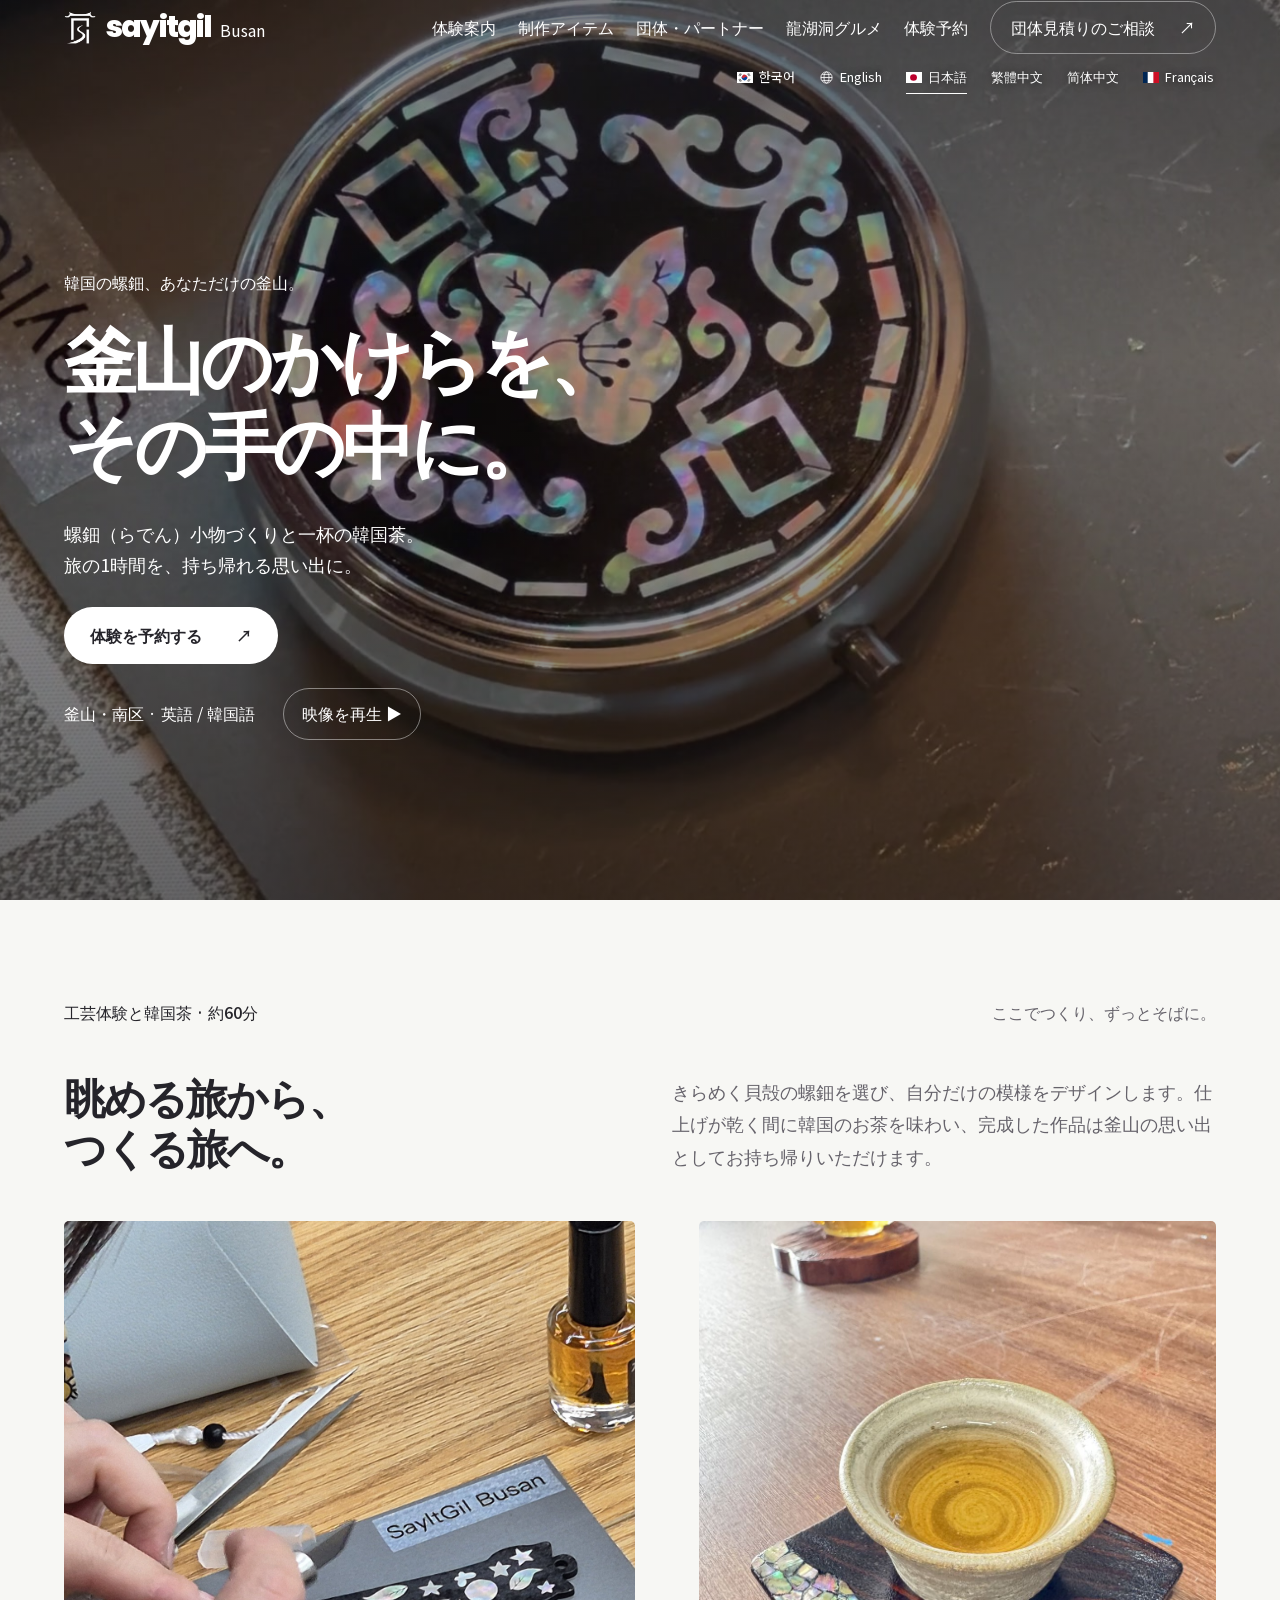
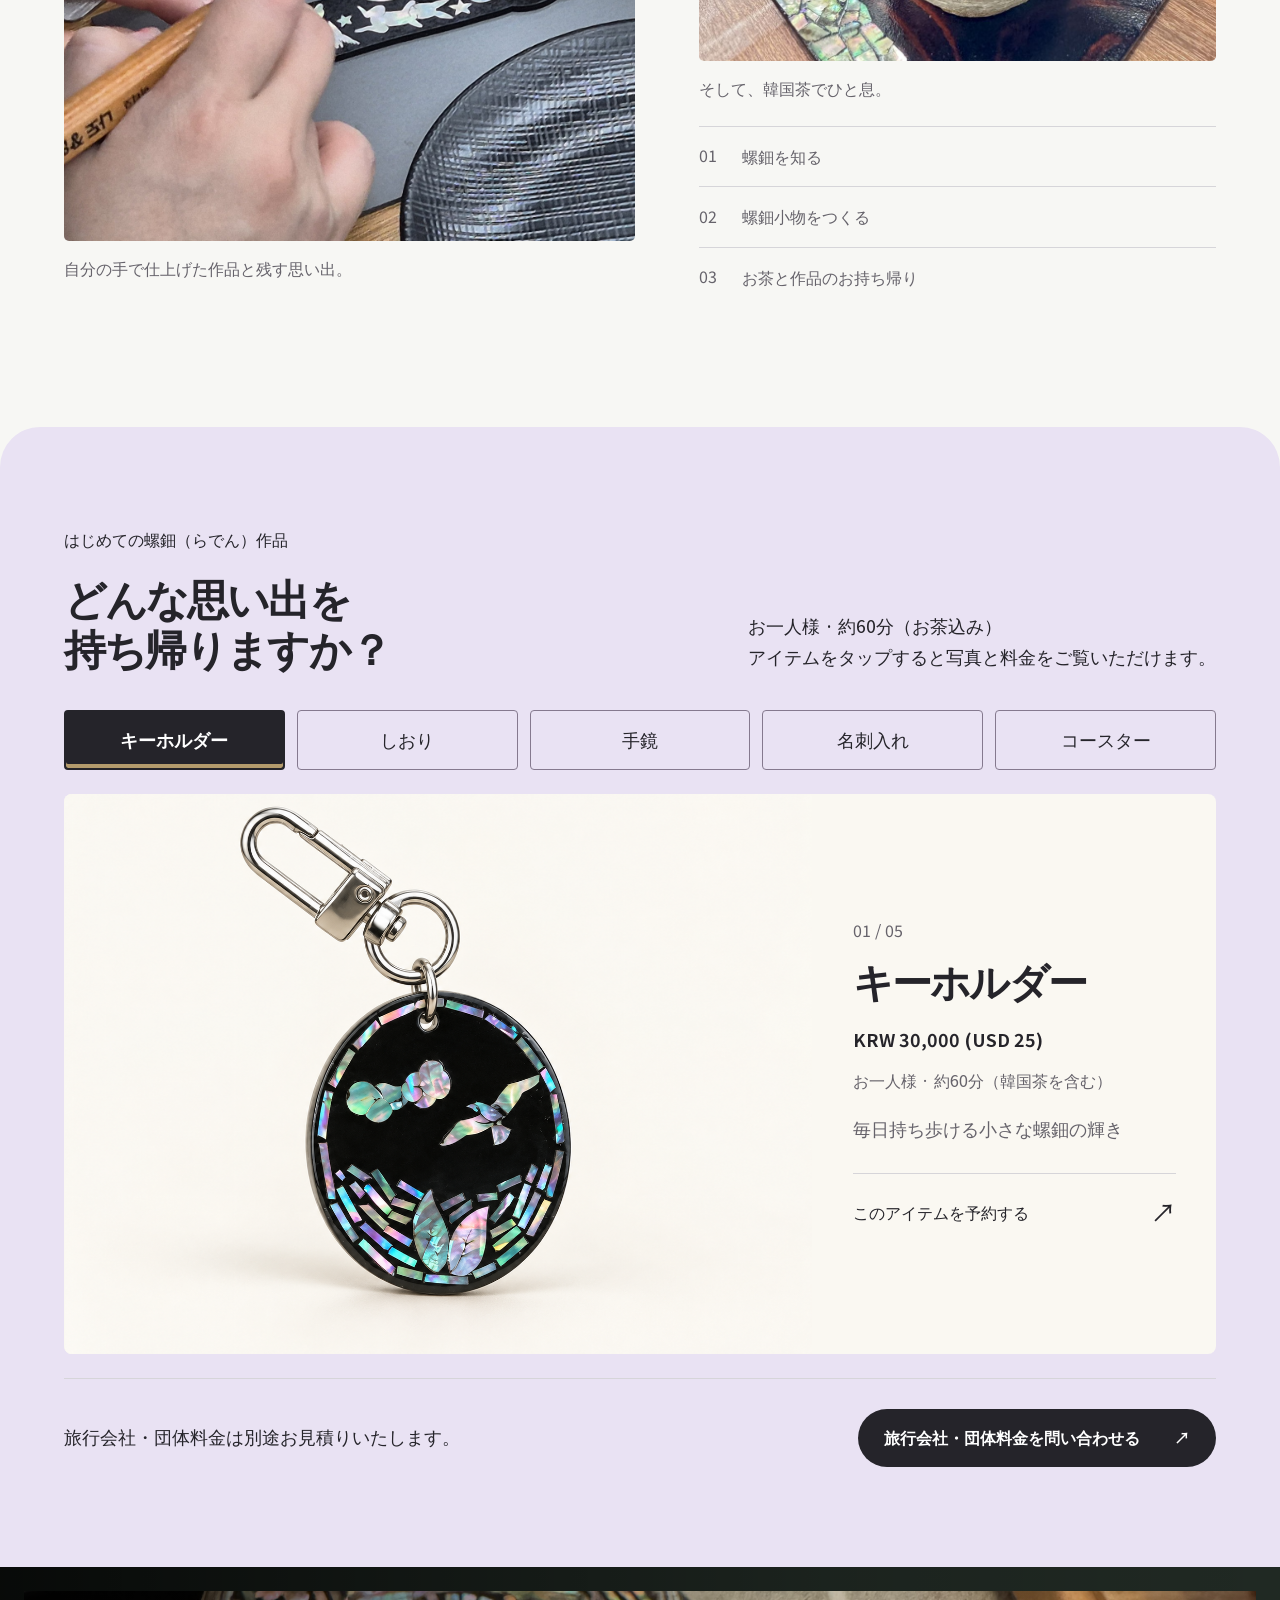
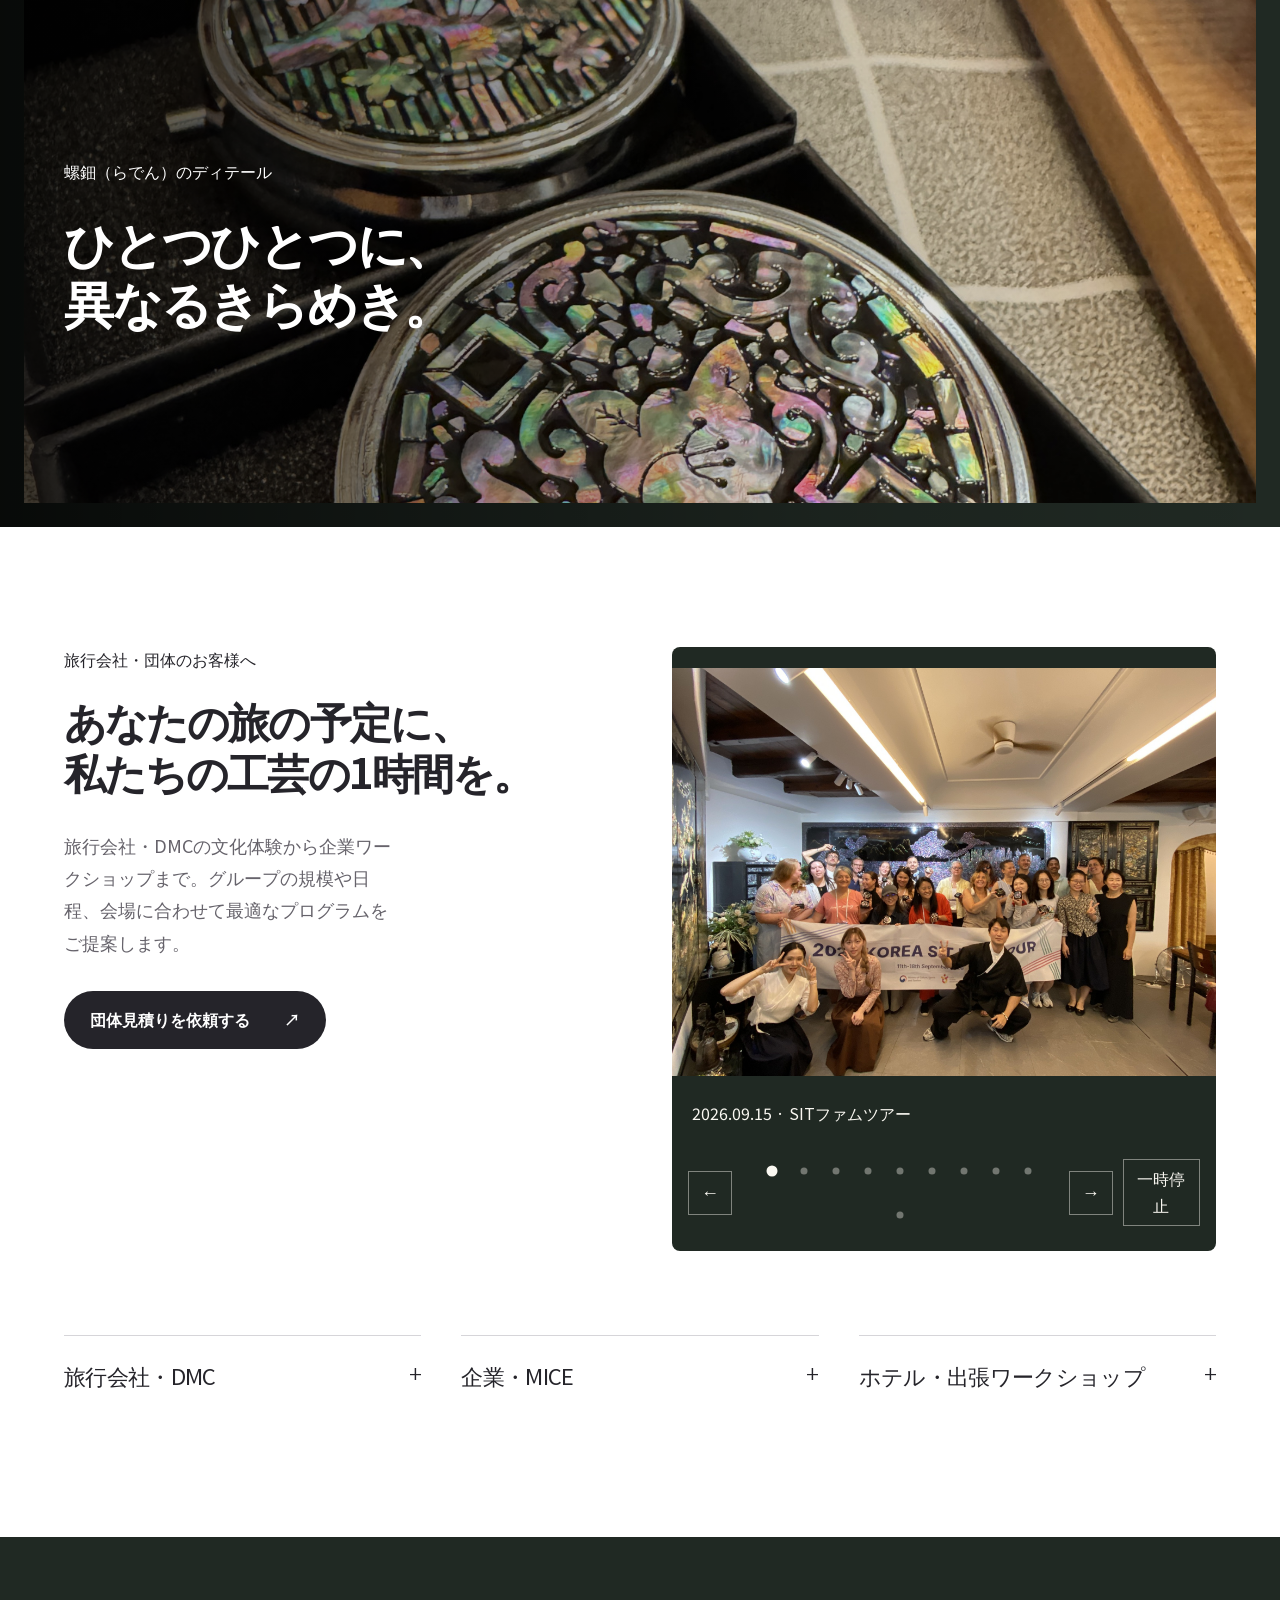
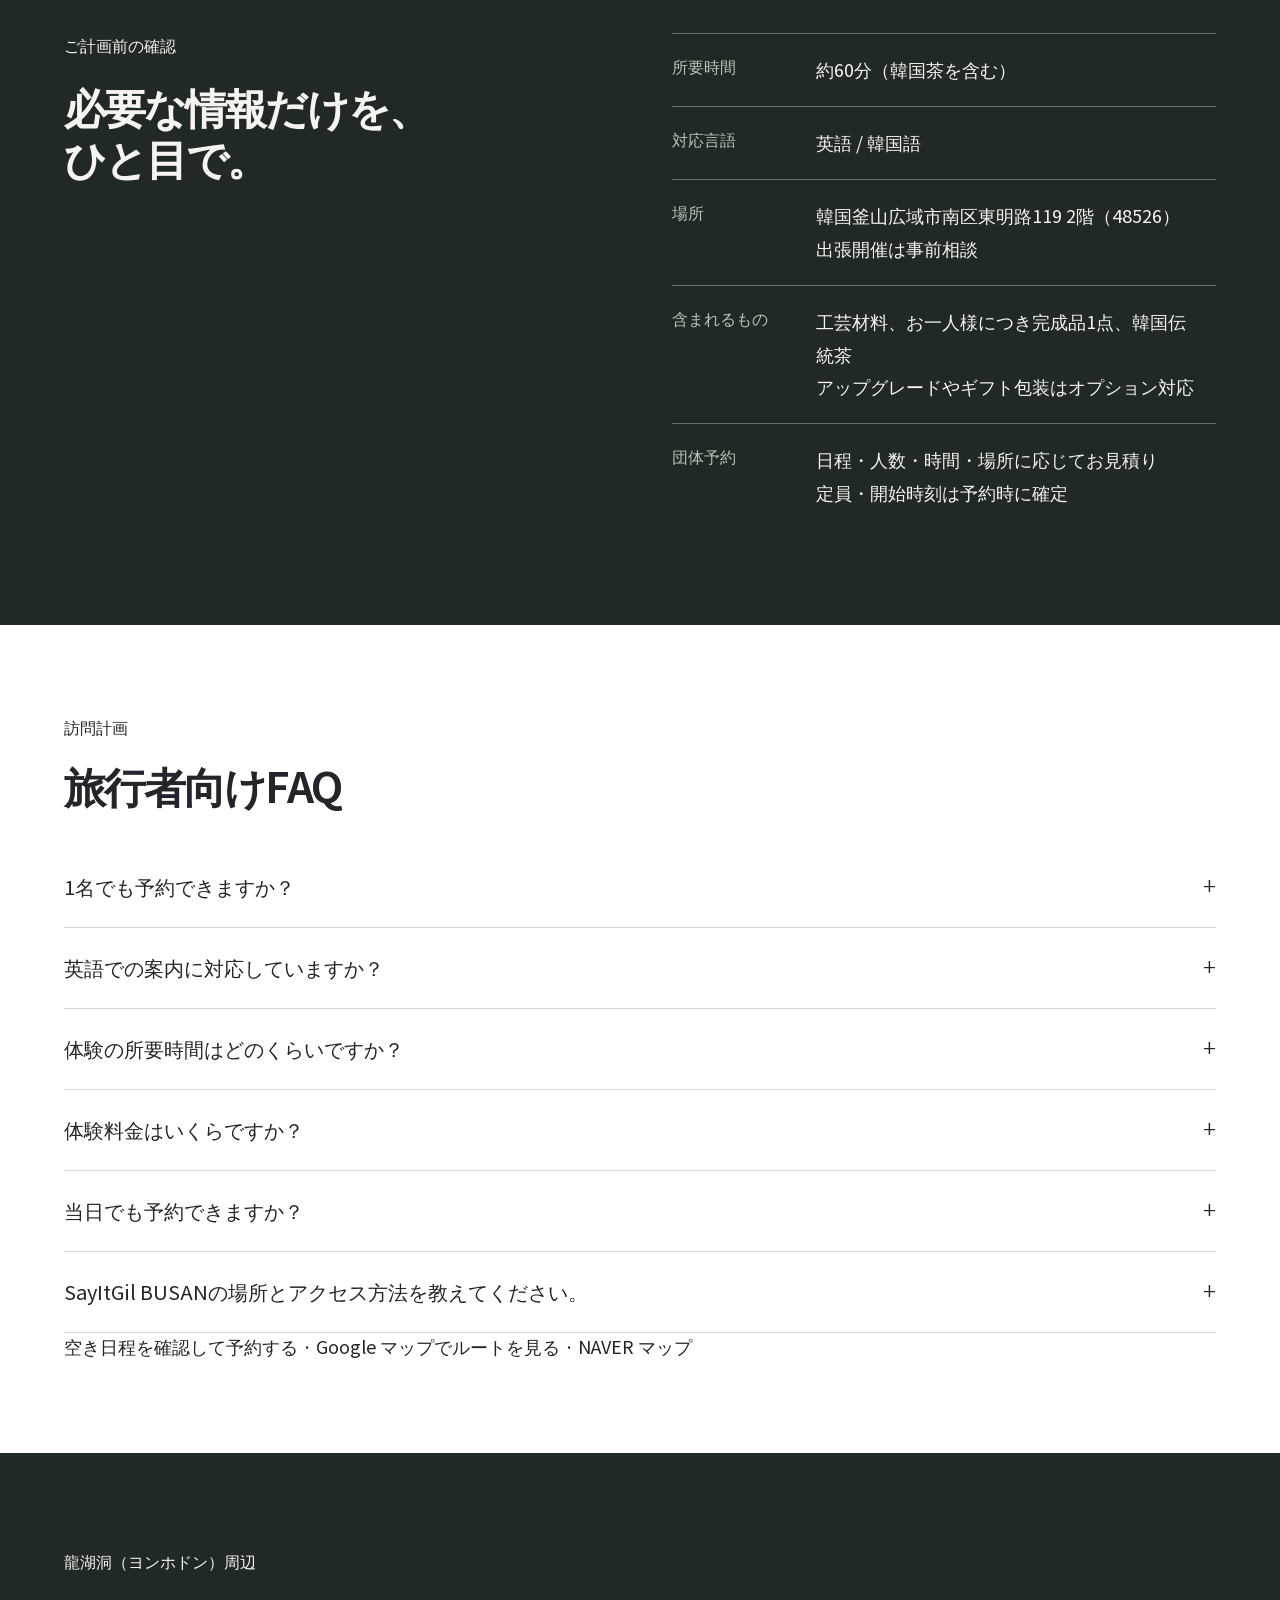
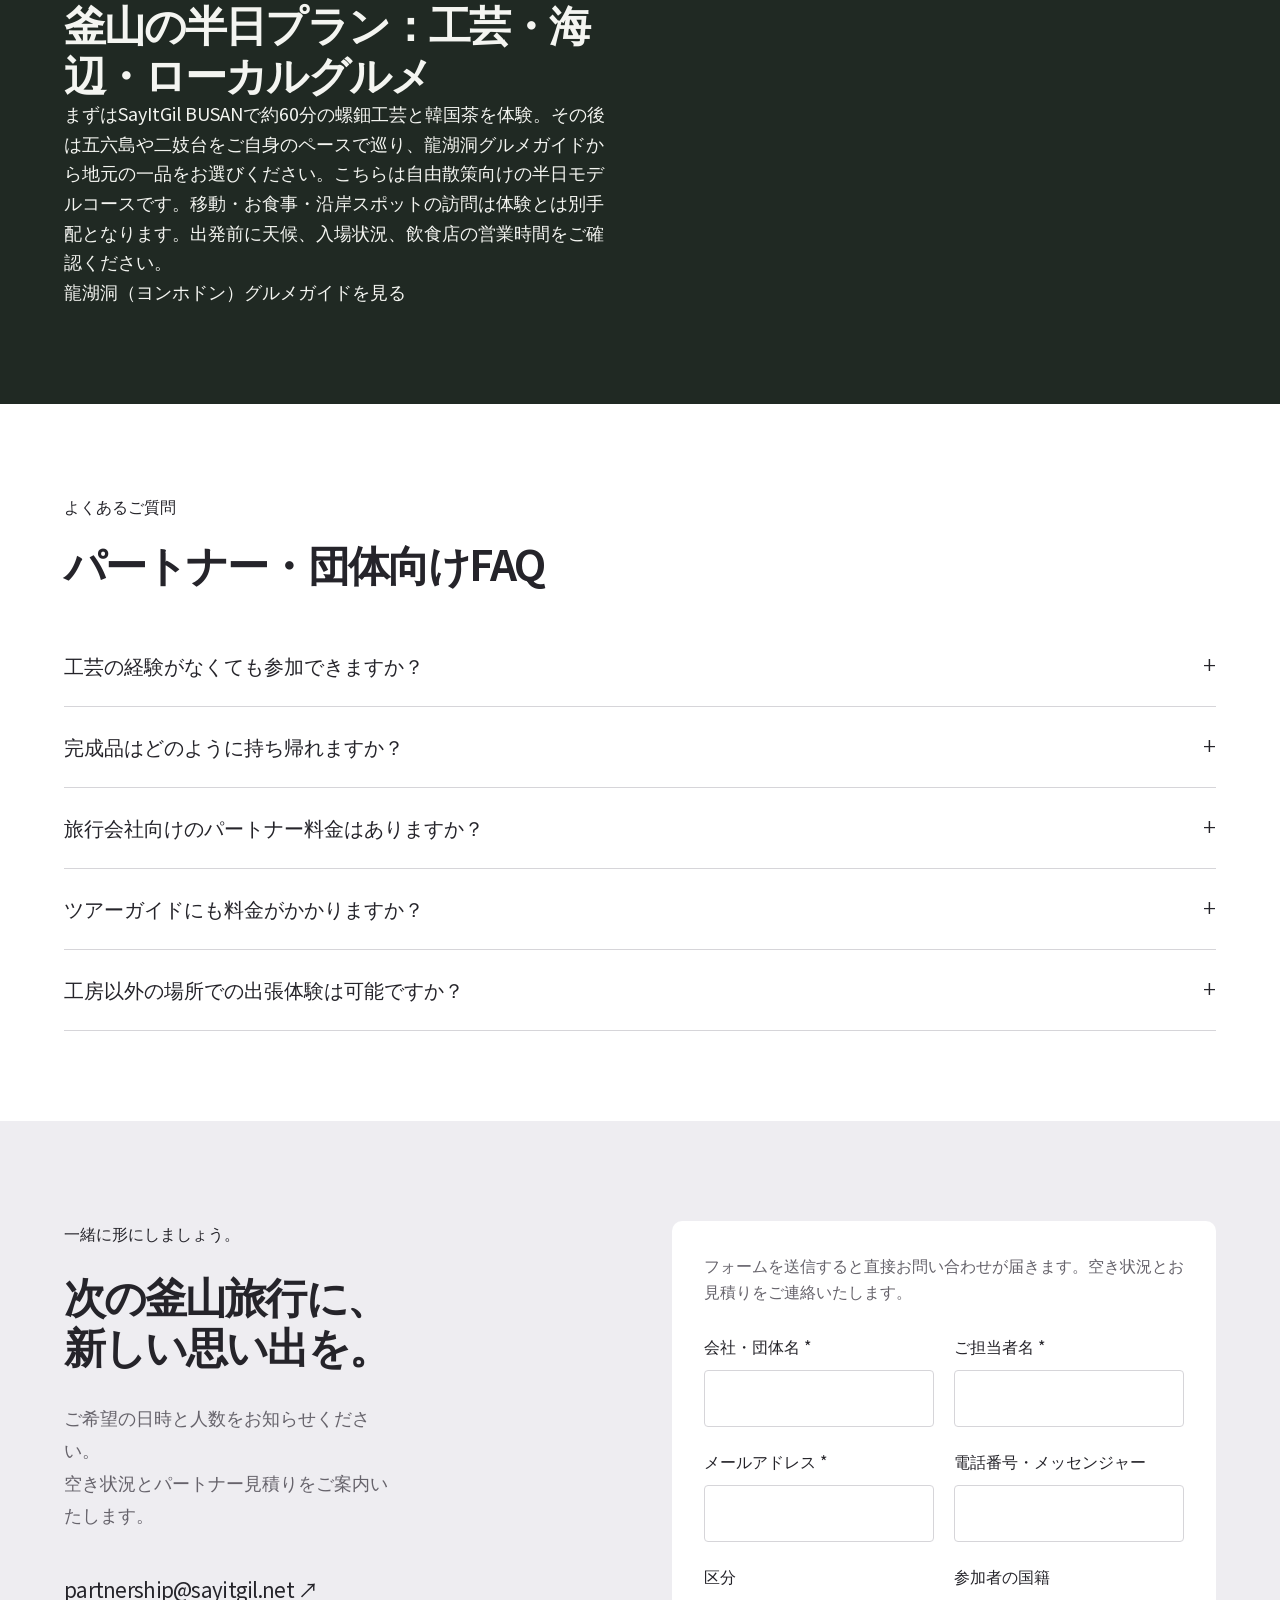
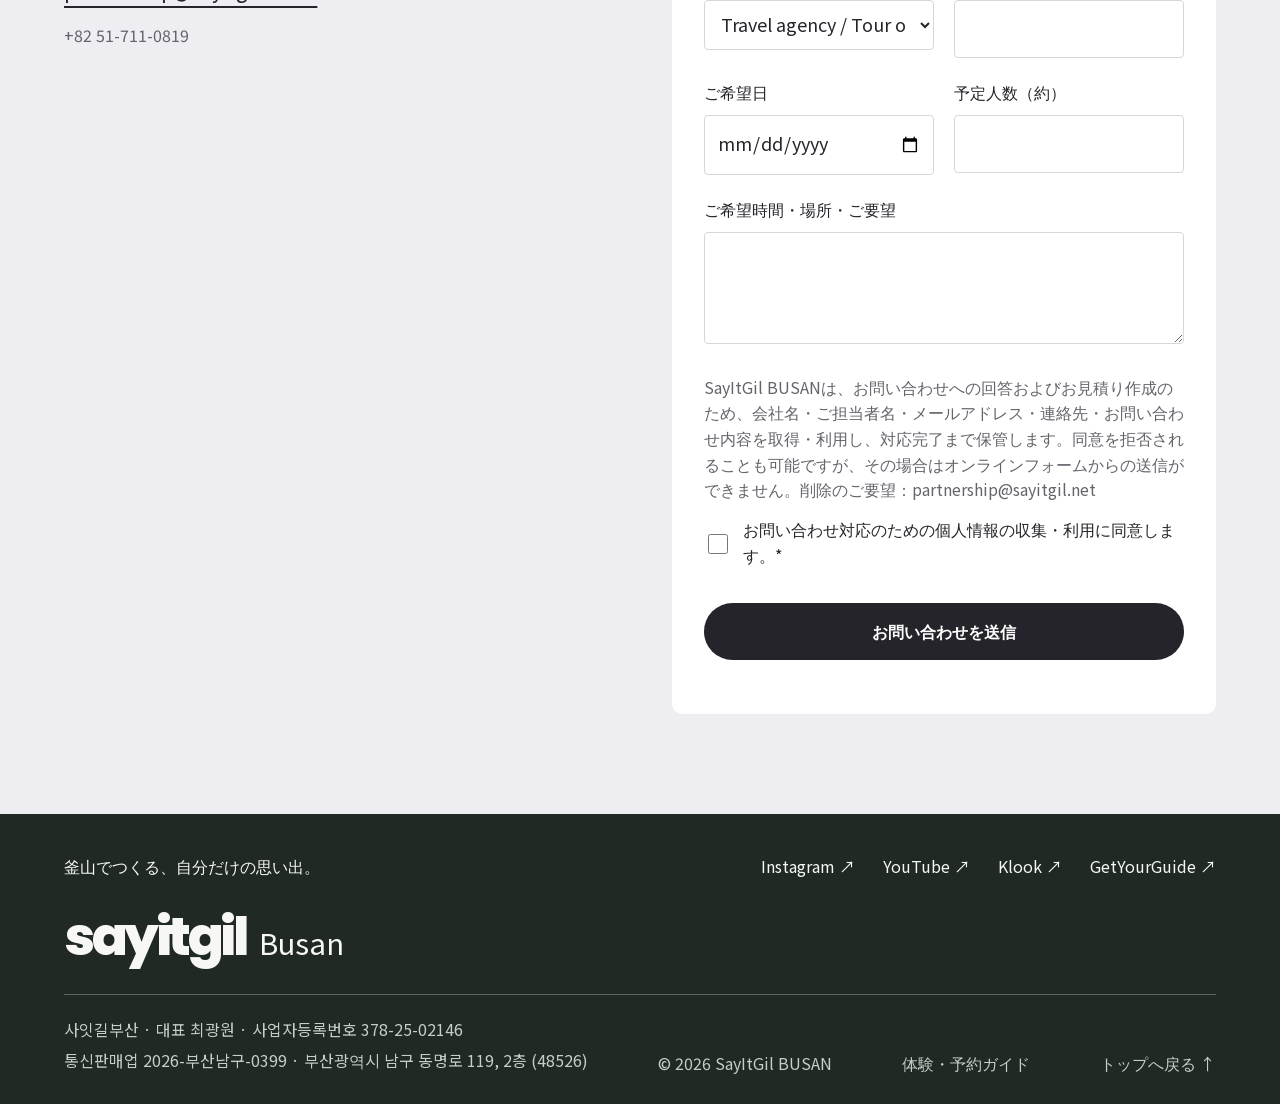
<file: ja/index.html>
<!DOCTYPE html>

<html lang="ja"><head><meta charset="utf-8"/><meta content="width=device-width,initial-scale=1" name="viewport"/><title>SayItGil BUSAN | 釜山の螺鈿（らでん）工芸と韓国茶体験</title><meta content="SayItGil BUSANで螺鈿（らでん）のお土産づくりと韓国伝統茶を体験。約60分、英語案内あり、料金・予約情報。釜山広域市南区東明路119 2階。" name="description"/><link href="/img/mark.png" rel="icon"/><link href="/styles.css?v=20261105-wordmark2" rel="stylesheet"/><meta content="index,follow,max-image-preview:large" name="robots"/><link href="https://www.sayitgil.net/ja/" rel="canonical"/><link href="/llms.txt" rel="describedby" type="text/plain"/><link href="/experience.md" rel="alternate" title="체험 안내 / Experience guide" type="text/markdown"/><meta content="website" property="og:type"/><meta content="https://www.sayitgil.net/ja/" property="og:url"/><meta content="SayItGil BUSAN | 釜山の螺鈿（らでん）工芸と韓国茶体験" property="og:title"/><meta content="釜山で楽しむ螺鈿（らでん）工芸と韓国茶。約60分、英語対応、個人・団体予約可。" property="og:description"/><meta content="https://www.sayitgil.net/img/og-hand-mirrors.jpg" property="og:image"/><script type="application/ld+json">{"@context": "https://schema.org", "@graph": [{"@type": "LocalBusiness", "@id": "https://www.sayitgil.net/#business", "name": "사잇길부산", "alternateName": "SayItGil BUSAN", "url": "https://www.sayitgil.net/", "description": "부산 남구에서 자개 소품 만들기와 한국 차를 함께 경험하는 약 60분 공예 체험. Mother-of-pearl souvenir making and Korean tea in Nam-gu, Busan; about 60 minutes.", "telephone": "+82-51-711-0819", "email": "partnership@sayitgil.net", "image": "https://www.sayitgil.net/img/round6/experience.jpg", "address": [{"@type": "PostalAddress", "streetAddress": "동명로 119, 2층", "addressLocality": "남구", "addressRegion": "부산광역시", "postalCode": "48526", "addressCountry": "KR", "inLanguage": "ko"}, {"@type": "PostalAddress", "streetAddress": "2F, 119 Dongmyeong-ro", "addressLocality": "Nam-gu", "addressRegion": "Busan", "postalCode": "48526", "addressCountry": "South Korea", "inLanguage": "en"}], "sameAs": ["https://www.youtube.com/@sayitgil", "https://www.instagram.com/sayitgil/", "https://www.klook.com/en-US/activity/221471-busan-mother-of-pearl-craft-class-with-tea-ceremony/", "https://www.getyourguide.com/busan-l32281/busan-mother-of-pearl-craft-class-with-games-t1162229/", "https://www.kkday.com/en/product/683523", "https://www.airbnb.com/experiences/6804129", "https://www.google.com/maps?cid=4516739246951051170", "https://pcmap.place.naver.com/place/2031362333/home"], "geo": {"@type": "GeoCoordinates", "latitude": 35.1201896, "longitude": 129.1100697}, "openingHoursSpecification": [{"@type": "OpeningHoursSpecification", "dayOfWeek": ["Monday","Tuesday","Wednesday","Thursday","Friday","Saturday","Sunday"], "opens": "10:00", "closes": "18:00"}], "hasMap": "https://www.google.com/maps?cid=4516739246951051170"}, {"@type": "Service", "@id": "https://www.sayitgil.net/#craft-experience", "name": "부산 자개 공예와 다도 체험 | Busan mother-of-pearl craft and Korean tea", "serviceType": "Mother-of-pearl craft workshop", "provider": {"@id": "https://www.sayitgil.net/#business"}, "areaServed": {"@type": "City", "name": "Busan"}, "description": "약 60분, 공예 재료·1인 1소품·한국 차 포함. 한국어·영어 진행. 단체와 출장 체험은 사전 협의. About 60 minutes with materials, one item per guest and Korean tea. Korean and English. Group and off-site workshops by arrangement.", "offers": [{"@type": "Offer", "name": "자개 키링 / Mother-of-pearl keyring", "price": 30000, "priceCurrency": "KRW", "url": "https://www.sayitgil.net/booking.html", "itemOffered": {"@type": "Service", "name": "자개 키링 만들기 / Mother-of-pearl keyring workshop"}}, {"@type": "Offer", "name": "자개 책갈피 / Mother-of-pearl bookmark", "price": 30000, "priceCurrency": "KRW", "url": "https://www.sayitgil.net/booking.html", "itemOffered": {"@type": "Service", "name": "자개 책갈피 만들기 / Mother-of-pearl bookmark workshop"}}, {"@type": "Offer", "name": "자개 손거울 / Mother-of-pearl hand mirror", "price": 35000, "priceCurrency": "KRW", "url": "https://www.sayitgil.net/booking.html", "itemOffered": {"@type": "Service", "name": "자개 손거울 만들기 / Mother-of-pearl hand mirror workshop"}}, {"@type": "Offer", "name": "자개 명함케이스 / Mother-of-pearl business card case", "price": 35000, "priceCurrency": "KRW", "url": "https://www.sayitgil.net/booking.html", "itemOffered": {"@type": "Service", "name": "자개 명함케이스 만들기 / Mother-of-pearl business card case workshop"}}, {"@type": "Offer", "name": "자개 코스터 / Mother-of-pearl coaster", "price": 50000, "priceCurrency": "KRW", "url": "https://www.sayitgil.net/booking.html", "itemOffered": {"@type": "Service", "name": "자개 코스터 만들기 / Mother-of-pearl coaster workshop"}}]}, {"@type": "WebSite", "@id": "https://www.sayitgil.net/#website", "name": "사잇길부산 | SayItGil BUSAN", "url": "https://www.sayitgil.net/", "inLanguage": ["ko", "en"], "publisher": {"@id": "https://www.sayitgil.net/#business"}}]}</script><meta content="e8a9a65adebbda06eb43364115efa83b726cf22c" name="naver-site-verification"/>
<script type="application/ld+json">{"@context": "https://schema.org", "@type": "FAQPage", "@id": "https://www.sayitgil.net/en/#visitor-faq", "inLanguage": "en", "mainEntity": [{"@type": "Question", "name": "Can I book for one person?", "acceptedAnswer": {"@type": "Answer", "text": "If you are traveling solo, check the booking page for your preferred date and guest count, or contact partnership@sayitgil.net before booking. Availability for one guest must be confirmed for the selected session."}}, {"@type": "Question", "name": "Is the workshop available in English?", "acceptedAnswer": {"@type": "Answer", "text": "Yes. The workshop is offered in English and Korean."}}, {"@type": "Question", "name": "How long does the workshop take?", "acceptedAnswer": {"@type": "Answer", "text": "The workshop takes about 60 minutes, including mother-of-pearl craft and Korean tea. Materials and one finished item per guest are included."}}, {"@type": "Question", "name": "How much does the workshop cost?", "acceptedAnswer": {"@type": "Answer", "text": "Prices per guest are KRW 30,000 for a keyring or bookmark, KRW 35,000 for a hand mirror or business card case, and KRW 50,000 for a coaster. These prices include the approximately 60-minute workshop and Korean tea. Confirm the final price when booking; group rates are quoted separately."}}, {"@type": "Question", "name": "Can I book a workshop for today?", "acceptedAnswer": {"@type": "Answer", "text": "For same-day availability, email partnership@sayitgil.net before visiting the studio."}}, {"@type": "Question", "name": "Where is SayItGil BUSAN and how do I get there?", "acceptedAnswer": {"@type": "Answer", "text": "Visit us at 2F, 119 Dongmyeong-ro, Nam-gu, Busan, South Korea (48526). Search for SayItGil BUSAN on Google Maps or Naver Map and use the map directions from your starting point. The ground-floor sign says “해달” (Haedal); take the stairs to our workshop on the second floor."}}]}</script><link href="/i18n/language.css" rel="stylesheet"/><script src="/i18n/catalogs.js"></script><script src="/i18n/language.js"></script><link href="https://www.sayitgil.net/" hreflang="ko" rel="alternate"/><link href="https://www.sayitgil.net/en/" hreflang="en" rel="alternate"/><link href="https://www.sayitgil.net/ja/" hreflang="ja" rel="alternate"/><link href="https://www.sayitgil.net/zh-hant/" hreflang="zh-hant" rel="alternate"/><link href="https://www.sayitgil.net/zh-hans/" hreflang="zh-hans" rel="alternate"/><link href="https://www.sayitgil.net/fr/" hreflang="fr" rel="alternate"/></head><body>
<a class="skip" href="#experience"><span data-lang="ko">본문으로 이동</span><span data-lang="en">本文へ移動</span></a>
<main id="top">
<section aria-label="釜山で体験する韓国の螺鈿（らでん）工芸" class="hero"><header class="site-header"><a class="brand" href="#top"><img alt="사잇길부산" height="38" src="/img/mark.png" width="38"/><span>sayitgil<span class="brand-location">Busan</span></span></a><button aria-controls="navigation" aria-expanded="false" class="menu-toggle"><span data-lang="ko">메뉴</span><span data-lang="en">メニュー</span></button><nav aria-label="メインメニュー" class="nav-links" id="navigation"><a href="#experience"><span data-lang="ko">체험</span><span data-lang="en">体験案内</span></a><a href="#collection"><span data-lang="ko">만들 수 있는 것</span><span data-lang="en">制作アイテム</span></a><a href="#partners"><span data-lang="ko">단체·파트너</span><span data-lang="en">団体・パートナー</span></a><a class="nav-food-guide" href="https://partnership-sayitgil.github.io/yongho-food-guide/" rel="noopener noreferrer" target="_blank"><span data-lang="ko">용호동 맛집</span><span data-lang="en">龍湖洞グルメ</span></a><a class="direct-booking" href="/booking.html?lang=en"><span data-lang="ko">체험 예약</span><span data-lang="en">体験予約</span></a><a class="nav-inquiry" href="#inquiry"><span data-lang="ko">단체 견적 문의</span><span data-lang="en">団体見積りのご相談</span> <span aria-hidden="true">↗</span></a></nav><nav aria-label="言語" class="language-nav"></nav></header><div class="hero-media"><img alt="자개 소품을 직접 만드는 손작업 장면" fetchpriority="high" height="900" src="/img/hero-poster-new.jpg" width="1600"/><video aria-hidden="true" id="hero-video" loop="" muted="" playsinline="" poster="/img/hero-poster-new.jpg" preload="none"><source src="/img/hero-film-new.mp4" type="video/mp4"/></video></div><div class="hero-shade"></div><div class="hero-content"><p class="hero-label"><span data-lang="ko">한국의 자개, 나만의 부산.</span><span data-lang="en">韓国の螺鈿、あなただけの釜山。</span></p><h1><span data-lang="ko">부산을<br/><span class="second-line">손끝에 담다.</span></span><span data-lang="en">釜山のかけらを、<br/><span class="second-line">その手の中に。</span></span></h1><div class="hero-bottom"><div><p><span data-lang="ko">자개 소품 만들기와 한국 차 한 잔.<br/>여행의 한 시간을, 가져갈 수 있는 기억으로.</span><span data-lang="en">螺鈿（らでん）小物づくりと一杯の韓国茶。<br/>旅の1時間を、持ち帰れる思い出に。</span></p><a class="btn btn-light" href="/booking.html?lang=en"><span data-lang="ko">체험 예약하기</span><span data-lang="en">体験を予約する</span> <span aria-hidden="true">↗</span></a></div><div class="hero-controls"><span><span data-lang="ko">부산 남구 · 영어 / 한국어</span><span data-lang="en">釜山・南区 · 英語 / 韓国語</span></span><button aria-label="動画を再生" id="film-toggle" type="button"><span data-lang="ko">영상 재생</span><span data-lang="en">映像を再生</span> <span aria-hidden="true">▶</span></button></div></div></div><a aria-label="詳しく見る" class="hero-scroll" href="#experience">↓</a></section>
<section class="experience" id="experience"><div class="section-top"><span class="kicker"><span data-lang="ko">공예와 다도, 약 60분</span><span data-lang="en">工芸体験と韓国茶 · 約60分</span></span><span class="mini">ここでつくり、ずっとそばに。</span></div><div class="statement"><h2><span data-lang="ko">구경하는 여행에서,<br/>직접 만드는 여행으로.</span><span data-lang="en">眺める旅から、<br/>つくる旅へ。</span></h2><p><span data-lang="ko">조개에서 온 빛을 골라 나만의 소품을 꾸밉니다. 마감이 마르는 동안 한국 차를 즐기고, 완성한 작품은 여행의 기억으로 가져갑니다.</span><span data-lang="en">きらめく貝殻の螺鈿を選び、自分だけの模様をデザインします。仕上げが乾く間に韓国のお茶を味わい、完成した作品は釜山の思い出としてお持ち帰りいただけます。</span></p></div><div class="experience-grid"><figure class="making-photo"><img alt="しおりに螺鈿（らでん）の貝片を並べる手元" height="1500" loading="lazy" src="/img/round6/experience.jpg" width="2000"/><figcaption><span data-lang="ko">직접 만든 작품과 남기는 기억.</span><span data-lang="en">自分の手で仕上げた作品と残す思い出。</span></figcaption></figure><div class="tea-story"><figure><img alt="자개 받침 위에 놓인 한국 차" class="" height="1400" loading="lazy" src="/img/tea.jpg" width="1050"/><figcaption><span data-lang="ko">그리고, 차 한 잔의 여유.</span><span data-lang="en">そして、韓国茶でひと息。</span></figcaption></figure><div class="process"><div><span>01</span><p><span data-lang="ko">나전 이야기</span><span data-lang="en">螺鈿を知る</span></p></div><div><span>02</span><p><span data-lang="ko">자개 소품 만들기</span><span data-lang="en">螺鈿小物をつくる</span></p></div><div><span>03</span><p><span data-lang="ko">다도와 작품 포장</span><span data-lang="en">お茶と作品のお持ち帰り</span></p></div></div></div></div></section>
<section class="collection" id="collection"><div class="collection-head"><div><p class="kicker"><span data-lang="ko">나의 첫 자개 소품</span><span data-lang="en">はじめての螺鈿（らでん）作品</span></p><h2><span data-lang="ko">어떤 기억을<br/>가져갈까요?</span><span data-lang="en">どんな思い出を<br/>持ち帰りますか？</span></h2></div><p class="collection-intro"><span data-lang="ko">개인 1인 기준 · 약 60분, 다도 포함<br/>품목을 눌러 사진과 가격을 살펴보세요.</span><span data-lang="en">お一人様 · 約60分（お茶込み）<br/>アイテムをタップすると写真と料金をご覧いただけます。</span></p></div><div aria-label="制作アイテム一覧" class="product-tabs" role="tablist"><button aria-controls="panel-keyring" aria-selected="true" data-product="keyring" id="tab-keyring" role="tab" tabindex="0" type="button"><span data-lang="ko">키링</span><span data-lang="en">キーホルダー</span></button><button aria-controls="panel-bookmark" aria-selected="false" data-product="bookmark" id="tab-bookmark" role="tab" tabindex="-1" type="button"><span data-lang="ko">책갈피</span><span data-lang="en">しおり</span></button><button aria-controls="panel-mirror" aria-selected="false" data-product="mirror" id="tab-mirror" role="tab" tabindex="-1" type="button"><span data-lang="ko">손거울</span><span data-lang="en">手鏡</span></button><button aria-controls="panel-case" aria-selected="false" data-product="case" id="tab-case" role="tab" tabindex="-1" type="button"><span data-lang="ko">명함케이스</span><span data-lang="en">名刺入れ</span></button><button aria-controls="panel-coaster" aria-selected="false" data-product="coaster" id="tab-coaster" role="tab" tabindex="-1" type="button"><span data-lang="ko">코스터</span><span data-lang="en">コースター</span></button></div><div class="product-stage"><div aria-labelledby="tab-keyring" class="product-panel" id="panel-keyring" role="tabpanel"><figure><img alt="キーホルダー — 実際の螺鈿（らでん）作品" height="1086" loading="lazy" src="/img/products-retouched/keyring.png" width="1448"/></figure><div class="product-copy"><span class="product-index">01 / 05</span><h3><span data-lang="ko">키링</span><span data-lang="en">キーホルダー</span></h3><p class="product-price"><span data-lang="ko">30,000원 (USD 25)</span><span data-lang="en">KRW 30,000 (USD 25)</span></p><p class="product-duration"><span data-lang="ko">개인 1인 기준 · 약 60분, 다도 포함</span><span data-lang="en">お一人様 · 約60分（韓国茶を含む）</span></p><p><span data-lang="ko">가방과 열쇠에 더하는 자개의 빛</span><span data-lang="en">毎日持ち歩ける小さな螺鈿の輝き</span></p><a class="round-link" href="/booking.html?lang=en"><span data-lang="ko">이 소품 예약하기</span><span data-lang="en">このアイテムを予約する</span> <span aria-hidden="true">↗</span></a></div></div><div aria-labelledby="tab-bookmark" class="product-panel" hidden="" id="panel-bookmark" role="tabpanel"><figure><img alt="しおり — 実際の螺鈿（らでん）作品" height="1086" loading="lazy" src="/img/products-retouched/bookmark.png" width="1448"/></figure><div class="product-copy"><span class="product-index">02 / 05</span><h3><span data-lang="ko">책갈피</span><span data-lang="en">しおり</span></h3><p class="product-price"><span data-lang="ko">30,000원 (USD 25)</span><span data-lang="en">KRW 30,000 (USD 25)</span></p><p class="product-duration"><span data-lang="ko">개인 1인 기준 · 약 60분, 다도 포함</span><span data-lang="en">お一人様 · 約60分（韓国茶を含む）</span></p><p><span data-lang="ko">책 사이에 간직하는 부산의 기억</span><span data-lang="en">ページの間に残す釜山の思い出</span></p><a class="round-link" href="/booking.html?lang=en"><span data-lang="ko">이 소품 예약하기</span><span data-lang="en">このアイテムを予約する</span> <span aria-hidden="true">↗</span></a></div></div><div aria-labelledby="tab-mirror" class="product-panel" hidden="" id="panel-mirror" role="tabpanel"><figure><img alt="手鏡 — 実際の螺鈿（らでん）作品" height="1086" loading="lazy" src="/img/products-retouched/mirror.png" width="1448"/></figure><div class="product-copy"><span class="product-index">03 / 05</span><h3><span data-lang="ko">손거울</span><span data-lang="en">手鏡</span></h3><p class="product-price"><span data-lang="ko">35,000원 (USD 29)</span><span data-lang="en">KRW 35,000 (USD 29)</span></p><p class="product-duration"><span data-lang="ko">개인 1인 기준 · 약 60분, 다도 포함</span><span data-lang="en">お一人様 · 約60分（韓国茶を含む）</span></p><p><span data-lang="ko">매일 꺼내 보는 나만의 문양</span><span data-lang="en">毎日の暮らしに溶け込む自分だけの文様</span></p><a class="round-link" href="/booking.html?lang=en"><span data-lang="ko">이 소품 예약하기</span><span data-lang="en">このアイテムを予約する</span> <span aria-hidden="true">↗</span></a></div></div><div aria-labelledby="tab-case" class="product-panel" hidden="" id="panel-case" role="tabpanel"><figure><img alt="名刺入れ — 実際の螺鈿（らでん）作品" height="1086" loading="lazy" src="/img/products-retouched/case.png" width="1448"/></figure><div class="product-copy"><span class="product-index">04 / 05</span><h3><span data-lang="ko">명함케이스</span><span data-lang="en">名刺入れ</span></h3><p class="product-price"><span data-lang="ko">35,000원 (USD 29)</span><span data-lang="en">KRW 35,000 (USD 29)</span></p><p class="product-duration"><span data-lang="ko">개인 1인 기준 · 약 60분, 다도 포함</span><span data-lang="en">お一人様 · 約60分（韓国茶を含む）</span></p><p><span data-lang="ko">손안에서 빛나는 부산의 기억</span><span data-lang="en">手の中で輝く釜山の思い出</span></p><a class="round-link" href="/booking.html?lang=en"><span data-lang="ko">이 소품 예약하기</span><span data-lang="en">このアイテムを予約する</span> <span aria-hidden="true">↗</span></a></div></div><div aria-labelledby="tab-coaster" class="product-panel" hidden="" id="panel-coaster" role="tabpanel"><figure><img alt="コースター — 実際の螺鈿（らでん）作品" height="1086" loading="lazy" src="/img/products-retouched/coaster.png" width="1448"/></figure><div class="product-copy"><span class="product-index">05 / 05</span><h3><span data-lang="ko">코스터</span><span data-lang="en">コースター</span></h3><p class="product-price"><span data-lang="ko">50,000원 (USD 41)</span><span data-lang="en">KRW 50,000 (USD 41)</span></p><p class="product-duration"><span data-lang="ko">개인 1인 기준 · 약 60분, 다도 포함</span><span data-lang="en">お一人様 · 約60分（韓国茶を含む）</span></p><p><span data-lang="ko">차 한 잔과 함께 빛나는 자개</span><span data-lang="en">お茶のひとときに寄り添う螺鈿の輝き</span></p><a class="round-link" href="/booking.html?lang=en"><span data-lang="ko">이 소품 예약하기</span><span data-lang="en">このアイテムを予約する</span> <span aria-hidden="true">↗</span></a></div></div></div><div class="group-pricing"><p><span data-lang="ko">여행사·단체 가격은 별도 문의</span><span data-lang="en">旅行会社・団体料金は別途お見積りいたします。</span></p><a class="btn btn-dark" href="#inquiry"><span data-lang="ko">여행사·단체 가격 문의</span><span data-lang="en">旅行会社・団体料金を問い合わせる</span> ↗</a></div></section>
<section aria-label="螺鈿（らでん）の質感とディテール" class="material-study"><img alt="자개 조각의 반사광과 문양을 가까이 본 실제 작품 디테일" height="1701" loading="lazy" sizes="100vw" src="/img/round3/texture-1600.jpg" srcset="/img/round3/texture-1600.jpg 1600w, /img/round3/texture-3024.jpg 3024w" width="3024"/><div><p class="kicker"><span data-lang="ko">자개 작품의 디테일</span><span data-lang="en">螺鈿（らでん）のディテール</span></p><h2><span data-lang="ko">가까이 볼수록,<br/>다른 빛.</span><span data-lang="en">ひとつひとつに、<br/>異なるきらめき。</span></h2></div></section><section class="partners" id="partners"><div class="partner-intro"><p class="kicker"><span data-lang="ko">함께 만드는 부산 일정</span><span data-lang="en">旅行会社・団体のお客様へ</span></p><h2><span data-lang="ko">당신의 일정에,<br/>우리의 한 시간.</span><span data-lang="en">あなたの旅の予定に、<br/>私たちの工芸の1時間を。</span></h2><p><span data-lang="ko">여행사·DMC의 문화 체험부터 기업 워크숍까지. 인원과 날짜, 장소에 맞춰 운영안을 제안합니다.</span><span data-lang="en">旅行会社・DMCの文化体験から企業ワークショップまで。グループの規模や日程、会場に合わせて最適なプログラムをご提案します。</span></p><a class="btn btn-dark" href="#inquiry"><span data-lang="ko">단체 견적 문의</span><span data-lang="en">団体見積りを依頼する</span> ↗</a></div><div aria-label="団体体験の実例" aria-roledescription="carousel" class="guest-photo experience-carousel partner-carousel" role="region" tabindex="0"><figure class="slide" data-slide="0"><img alt="2026.09.15 · SITファムツアー" height="1500" loading="lazy" src="/img/round6/sit-group.jpg" width="2000"/><figcaption><span data-lang="ko">2026.09.15 · SIT 팸투어</span><span data-lang="en">2026.09.15 · SITファムツアー</span></figcaption></figure><figure class="slide" data-slide="1" hidden=""><img alt="みんなで分かち合う釜山の思い出" height="540" loading="lazy" src="/img/round4/group-1.jpg" width="960"/><figcaption><span data-lang="ko">함께 완성한 부산의 기억</span><span data-lang="en">みんなで分かち合う釜山の思い出</span></figcaption></figure><figure class="slide" data-slide="2" hidden=""><img alt="完成した作品とともに" height="1350" loading="lazy" src="/img/round4/group-2.jpg" width="1800"/><figcaption><span data-lang="ko">완성한 작품과 함께</span><span data-lang="en">完成した作品とともに</span></figcaption></figure><figure class="slide" data-slide="3" hidden=""><img alt="家族みんなでつくる旅の思い出" height="1800" loading="lazy" src="/img/round4/group-3.jpg" width="1350"/><figcaption><span data-lang="ko">가족이 함께 만든 여행의 기억</span><span data-lang="en">家族みんなでつくる旅の思い出</span></figcaption></figure><figure class="slide" data-slide="4" hidden=""><img alt="食品医薬品安全処（MFDS）出張体験プログラム" height="1500" loading="lazy" src="/img/round6/mfds.jpg" width="2000"/><figcaption><span data-lang="ko">식품의약품안전처 출장 강의</span><span data-lang="en">食品医薬品安全処（MFDS）出張体験プログラム</span></figcaption></figure><figure class="slide" data-slide="5" hidden=""><img alt="江甫（ガンボ）キム・ユルヒョン先生とともに" height="1350" loading="lazy" src="/img/round4/group-5.jpg" width="1800"/><figcaption><span data-lang="ko">강보 김율현 선생님과 함께</span><span data-lang="en">江甫（ガンボ）キム・ユルヒョン先生とともに</span></figcaption></figure><figure class="slide" data-slide="6" hidden=""><img alt="広安里での市民参加型・螺鈿体験" height="1800" loading="lazy" src="/img/round6/gwangalli-making.jpg" width="1440"/><figcaption><span data-lang="ko">광안리 시민 참여 나전 체험</span><span data-lang="en">広安里での市民参加型・螺鈿体験</span></figcaption></figure><figure class="slide" data-slide="7" hidden=""><img alt="SITファムツアー · 完成した螺鈿作品" height="2000" loading="lazy" src="/img/round6/sit-display.jpg" width="1500"/><figcaption><span data-lang="ko">SIT 팸투어 · 완성한 자개 작품</span><span data-lang="en">SITファムツアー · 完成した螺鈿作品</span></figcaption></figure><figure class="slide" data-slide="8" hidden=""><img alt="SITファムツアー · 螺鈿制作の様子" height="2000" loading="lazy" src="/img/round6/sit-making.jpg" width="1500"/><figcaption><span data-lang="ko">SIT 팸투어 · 손끝으로 만드는 자개</span><span data-lang="en">SITファムツアー · 螺鈿制作の様子</span></figcaption></figure><figure class="slide" data-slide="9" hidden=""><img alt="SITファムツアー · 自分だけの模様づくり" height="2000" loading="lazy" src="/img/round6/sit-detail.jpg" width="1500"/><figcaption><span data-lang="ko">SIT 팸투어 · 나만의 무늬를 담다</span><span data-lang="en">SITファムツアー · 自分だけの模様づくり</span></figcaption></figure><div class="carousel-controls"><button aria-label="前の写真" class="carousel-prev" type="button">←</button><div class="carousel-dots"><button aria-current="true" aria-label="写真 1 / 10" data-slide-to="0" type="button"></button><button aria-current="false" aria-label="写真 2 / 10" data-slide-to="1" type="button"></button><button aria-current="false" aria-label="写真 3 / 10" data-slide-to="2" type="button"></button><button aria-current="false" aria-label="写真 4 / 10" data-slide-to="3" type="button"></button><button aria-current="false" aria-label="写真 5 / 10" data-slide-to="4" type="button"></button><button aria-current="false" aria-label="写真 6 / 10" data-slide-to="5" type="button"></button><button aria-current="false" aria-label="写真 7 / 10" data-slide-to="6" type="button"></button><button aria-current="false" aria-label="写真 8 / 10" data-slide-to="7" type="button"></button><button aria-current="false" aria-label="写真 9 / 10" data-slide-to="8" type="button"></button><button aria-current="false" aria-label="写真 10 / 10" data-slide-to="9" type="button"></button></div><button aria-label="次の写真" class="carousel-next" type="button">→</button><button aria-pressed="false" class="carousel-pause" type="button"><span data-lang="ko">멈춤</span><span data-lang="en">一時停止</span></button></div></div><div class="partner-formats"><details><summary><span data-lang="ko">여행사 · DMC</span><span data-lang="en">旅行会社・DMC</span></summary><p><span data-lang="ko">패키지·개별 투어의 문화 체험 일정. 단체별 시작 시간과 파트너 요금은 견적 시 안내합니다. 동행 가이드의 동행료는 무료이며 작품 제작 조건은 별도 확인합니다.</span><span data-lang="en">パッケージツアーやプライベートツアーの文化体験立ち寄りに。開始時刻とパートナー料金はお見積りにてご案内します。同行ガイドの同伴料は無料で、体験参加の有無は別途確認します。</span></p></details><details><summary><span data-lang="ko">기업 · MICE</span><span data-lang="en">企業・MICE</span></summary><p><span data-lang="ko">인센티브 투어와 워크숍을 위한 팀 모자이크 프로그램. 작품 크기·테마·시간과 진행 장소를 사전에 협의합니다.</span><span data-lang="en">インセンティブツアーや企業研修向けのチームモザイクプログラム。作品サイズ、テーマ、所要時間、会場は事前にご相談のうえ決定します。</span></p></details><details><summary><span data-lang="ko">호텔 · 출장 워크숍</span><span data-lang="en">ホテル・出張ワークショップ</span></summary><p><span data-lang="ko">외부 장소의 단체 체험은 인원·날짜·장소 조건에 따라 협의합니다. 공간 준비사항과 진행 인력은 견적 시 확정합니다.</span><span data-lang="en">外部会場での団体体験もご相談いただけます。会場設備や運営スタッフの体制はお見積り時に確定します。</span></p></details></div></section>
<section class="practical" id="details"><div><p class="kicker"><span data-lang="ko">일정에 넣기 전 확인</span><span data-lang="en">ご計画前の確認</span></p><h2><span data-lang="ko">필요한 정보만,<br/>한눈에.</span><span data-lang="en">必要な情報だけを、<br/>ひと目で。</span></h2></div><dl><div><dt><span data-lang="ko">소요 시간</span><span data-lang="en">所要時間</span></dt><dd><span data-lang="ko">약 60분 · 다도 포함</span><span data-lang="en">約60分（韓国茶を含む）</span></dd></div><div><dt><span data-lang="ko">진행 언어</span><span data-lang="en">対応言語</span></dt><dd><span data-lang="ko">영어 / 한국어</span><span data-lang="en">英語 / 韓国語</span></dd></div><div><dt><span data-lang="ko">장소</span><span data-lang="en">場所</span></dt><dd><span data-lang="ko">부산광역시 남구 동명로 119, 2층 (48526)<br/>출장은 사전 협의</span><span data-lang="en">韓国釜山広域市南区東明路119 2階（48526）<br/>出張開催は事前相談</span></dd></div><div><dt><span data-lang="ko">포함 사항</span><span data-lang="en">含まれるもの</span></dt><dd><span data-lang="ko">공예 재료 · 1인 1소품 · 한국 차<br/>업그레이드·선물포장은 선택 옵션</span><span data-lang="en">工芸材料、お一人様につき完成品1点、韓国伝統茶<br/>アップグレードやギフト包装はオプション対応</span></dd></div><div><dt><span data-lang="ko">단체 예약</span><span data-lang="en">団体予約</span></dt><dd><span data-lang="ko">날짜·인원·시간·장소를 기준으로 견적<br/>정원과 시작 시간은 예약 시 확정</span><span data-lang="en">日程・人数・時間・場所に応じてお見積り<br/>定員・開始時刻は予約時に確定</span></dd></div></dl></section>
<section class="faq" id="visitor-faq"><div class="wrap"><p class="kicker">訪問計画</p><div class="section-head"><h2>旅行者向けFAQ</h2></div><details><summary>1名でも予約できますか？</summary><p>1名様でのご参加をご希望の場合は、予約ページで希望日と人数を選んで空き状況をご確認いただくか、ご予約前に partnership@sayitgil.net までお問い合わせください。選択された回での1名予約可否の確認が必要です。</p></details><details><summary>英語での案内に対応していますか？</summary><p>はい。体験は英語と韓国語でご案内しています。</p></details><details><summary>体験の所要時間はどのくらいですか？</summary><p>螺鈿工芸体験と韓国茶を含めて約60分です。材料費とお一人様につき完成品1点が含まれます。</p></details><details><summary>体験料金はいくらですか？</summary><p>お一人様あたりの料金は、キーホルダー・しおりが KRW 30,000、手鏡・名刺入れが KRW 35,000、コースターが KRW 50,000 です。約60分の体験と韓国茶が含まれます。ご予約時に最終金額をご確認ください。団体料金は別途お見積りとなります。</p></details><details><summary>当日でも予約できますか？</summary><p>当日の空き状況は、ご来店前に partnership@sayitgil.net へメールでお問い合わせください。</p></details><details><summary>SayItGil BUSANの場所とアクセス方法を教えてください。</summary><p>住所は韓国釜山広域市南区東明路119 2階（48526）です。Google マップまたは NAVER マップで「SayItGil BUSAN」と検索し、現在地からのルートをご確認ください。1階の看板は「해달（Haedal）」です。階段で2階の工房までお上がりください。</p></details><p><a href="/booking.html?lang=en">空き日程を確認して予約する</a> · <a href="https://www.google.com/maps?cid=4516739246951051170">Google マップでルートを見る</a> · <a href="https://pcmap.place.naver.com/place/2031362333/home">NAVER マップ</a></p></div></section><section class="practical" id="half-day"><div class="wrap"><p class="kicker">龍湖洞（ヨンホドン）周辺</p><div class="section-head"><h2>釜山の半日プラン：工芸・海辺・ローカルグルメ</h2></div><p>まずはSayItGil BUSANで約60分の螺鈿工芸と韓国茶を体験。その後は五六島や二妓台をご自身のペースで巡り、龍湖洞グルメガイドから地元の一品をお選びください。こちらは自由散策向けの半日モデルコースです。移動・お食事・沿岸スポットの訪問は体験とは別手配となります。出発前に天候、入場状況、飲食店の営業時間をご確認ください。</p><p><a href="https://partnership-sayitgil.github.io/yongho-food-guide/">龍湖洞（ヨンホドン）グルメガイドを見る</a></p></div></section><section class="faq" id="faq">
<div class="wrap">
<p class="kicker">よくあるご質問</p>
<div class="section-head"><h2><span data-lang="en">パートナー・団体向けFAQ</span><span data-lang="ko">자주 묻는 질문</span></h2></div>
<details><summary><span data-lang="en">工芸の経験がなくても参加できますか？</span><span data-lang="ko">공예 경험이 없어도 되나요?</span></summary><p><span data-lang="en">いいえ。初めての方でも楽しめる内容になっています。</span><span data-lang="ko">필요 없습니다. 처음 해 보는 분을 기준으로 진행합니다.</span></p></details>
<details><summary><span data-lang="en">完成品はどのように持ち帰れますか？</span><span data-lang="ko">완성품은 어떻게 가져가나요?</span></summary><p><span data-lang="en">完成した作品はお持ち帰りいただけます。梱包オプションは予約時にご確認ください。機内持ち込み等はご利用の航空会社の手荷物規定をご確認ください。</span><span data-lang="ko">완성한 소품을 가져갑니다. 포장 옵션은 예약 시 확인하며, 항공 운반은 이용 항공사의 수하물 규정을 확인합니다.</span></p></details>
<details><summary><span data-lang="en">旅行会社向けのパートナー料金はありますか？</span><span data-lang="ko">여행사 요금이 따로 있나요?</span></summary><p><span data-lang="en">プログラム内容、人数、会場に応じてパートナー料金をお見積りします。アイテムのアップグレードやギフト包装などのオプションはお見積書に項目別に記載します。</span><span data-lang="ko">프로그램·인원·장소에 맞춰 파트너 견적을 안내합니다. 품목 업그레이드와 포장 옵션은 견적서에 구분해 명시합니다.</span></p></details>
<details><summary><span data-lang="en">ツアーガイドにも料金がかかりますか？</span><span data-lang="ko">가이드도 요금이 있나요?</span></summary><p><span data-lang="en">同行されるツアーガイドの同伴料は無料です。作品制作や材料の提供条件はお見積書に明記します。</span><span data-lang="ko">동행 가이드의 동행료는 무료입니다. 작품 제작과 재료 제공 조건은 견적서에 명시합니다.</span></p></details>
<details><summary><span data-lang="en">工房以外の場所での出張体験は可能ですか？</span><span data-lang="ko">매장 밖에서도 진행할 수 있나요?</span></summary><p><span data-lang="en">出張体験のアレンジが可能です。開催場所、日程、人数をお知らせいただければ、実施可否と見積りをご案内します。</span><span data-lang="ko">출장 운영은 장소·날짜·인원을 확인해 가능 여부와 견적을 안내합니다.</span></p></details>
</div>
</section>
<section class="inquiry" id="inquiry"><div class="inquiry-heading"><p class="kicker">一緒に形にしましょう。</p><h2><span data-lang="ko">다음 부산 일정,<br/>함께 만들까요?</span><span data-lang="en">次の釜山旅行に、<br/>新しい思い出を。</span></h2><p><span data-lang="ko">희망 날짜와 인원을 남기면<br/>예약 가능 여부와 파트너 견적을 안내합니다.</span><span data-lang="en">ご希望の日時と人数をお知らせください。<br/>空き状況とパートナー見積りをご案内いたします。</span></p><a class="email-link" href="mailto:partnership@sayitgil.net">partnership@sayitgil.net ↗</a><a class="phone-link" href="tel:+82517110819">+82 51-711-0819</a></div><form id="inquiry-form" novalidate="">
<p class="full form-note"><span data-lang="ko">아래 양식을 보내면 문의가 바로 접수됩니다. 남겨주신 연락처로 예약 가능 여부와 견적을 안내합니다.</span><span data-lang="en">フォームを送信すると直接お問い合わせが届きます。空き状況とお見積りをご連絡いたします。</span></p>
<input aria-hidden="true" autocomplete="off" class="hp" name="_hp" tabindex="-1" type="text"/>
<div><label for="company"><span data-lang="en">会社・団体名</span><span data-lang="ko">회사명</span> *</label><input autocomplete="organization" id="company" maxlength="150" name="company" required=""/></div>
<div><label for="name"><span data-lang="en">ご担当者名</span><span data-lang="ko">담당자</span> *</label><input autocomplete="name" id="name" maxlength="100" name="name" required=""/></div>
<div><label for="email">メールアドレス *</label><input autocomplete="email" id="email" maxlength="254" name="email" required="" type="email"/></div>
<div><label for="phone"><span data-lang="en">電話番号・メッセンジャー</span><span data-lang="ko">연락처·메신저</span></label><input id="phone" maxlength="150" name="phone"/></div>
<div><label for="type"><span data-lang="en">区分</span><span data-lang="ko">구분</span></label>
<select id="type" name="type">
<option data-en="Travel agency / Tour operator" data-ko="여행사 / 투어 운영사" value="Travel agency">여행사 / 투어 운영사</option><option data-en="DMC / Land operator" data-ko="DMC / 현지 운영사" value="DMC">DMC / ランドオペレーター</option><option data-en="MICE / Corporate" data-ko="MICE / 기업" value="MICE">MICE / 企業</option><option data-en="Hotel / Venue" data-ko="호텔 / 행사장" value="Hotel">호텔 / 행사장</option><option data-en="Other" data-ko="기타" value="Other">기타</option>
</select></div>
<div><label for="market"><span data-lang="en">参加者の国籍</span><span data-lang="ko">고객 국적</span></label><input id="market" maxlength="150" name="market"/></div>
<div><label for="date"><span data-lang="en">ご希望日</span><span data-lang="ko">희망 날짜</span></label><input id="date" name="date" type="date"/></div>
<div><label for="pax"><span data-lang="en">予定人数（約）</span><span data-lang="ko">예상 인원</span></label><input id="pax" max="10000" min="1" name="pax" required="" step="1" type="number"/></div>
<div class="full"><label for="message"><span data-lang="en">ご希望時間・場所・ご要望</span><span data-lang="ko">희망 시간·장소·요청사항</span></label><textarea id="message" maxlength="4000" name="message"></textarea></div>
<div class="full inquiry-consent"><p class="form-note"><span data-lang="ko">사잇길부산은 문의 응대와 견적 안내를 위해 회사명·담당자·이메일·연락처 및 문의 내용을 수집·이용하며, 문의 처리가 끝날 때까지 보관합니다. 동의를 거부할 수 있으나 온라인 문의 접수는 제한됩니다. 삭제 요청: partnership@sayitgil.net</span><span data-lang="en">SayItGil BUSANは、お問い合わせへの回答およびお見積り作成のため、会社名・ご担当者名・メールアドレス・連絡先・お問い合わせ内容を取得・利用し、対応完了まで保管します。同意を拒否されることも可能ですが、その場合はオンラインフォームからの送信ができません。削除のご要望：partnership@sayitgil.net</span></p><label class="consent-label" for="inquiry-consent"><input id="inquiry-consent" name="consent" required="" type="checkbox"/><span data-lang="ko">문의 응대를 위한 개인정보 수집·이용에 동의합니다. *</span><span data-lang="en">お問い合わせ対応のための個人情報の収集・利用に同意します。*</span></label></div>
<div class="full"><button class="btn btn-dark" type="submit"><span data-lang="en">お問い合わせを送信</span><span data-lang="ko">문의 접수하기</span></button></div>
<p class="form-status" id="form-status" role="status"></p>
</form></section>
<footer><div class="footer-top"><p><span data-lang="ko">부산에서 만든, 나만의 기억.</span><span data-lang="en">釜山でつくる、自分だけの思い出。</span></p><div><a href="https://www.instagram.com/sayitgil/" rel="noopener" target="_blank">Instagram ↗</a><a href="https://www.youtube.com/@sayitgil" rel="noopener" target="_blank">YouTube ↗</a><a href="https://www.klook.com/en-US/activity/221471-busan-mother-of-pearl-craft-class-with-tea-ceremony/" rel="noopener" target="_blank">Klook ↗</a><a href="https://www.getyourguide.com/busan-l32281/busan-mother-of-pearl-craft-class-with-games-t1162229/" rel="noopener" target="_blank">GetYourGuide ↗</a></div></div><div class="footer-wordmark">sayitgil<span>Busan</span></div><div class="footer-bottom"><p>사잇길부산 · 대표 최광원 · 사업자등록번호 378-25-02146<br/>통신판매업 2026-부산남구-0399 · 부산광역시 남구 동명로 119, 2층 (48526)</p><span>© 2026 SayItGil BUSAN</span><a href="/experience-guide.html"><span data-lang="ko">체험·예약 안내</span><span data-lang="en">体験・予約ガイド</span></a><a href="#top"><span data-lang="ko">맨 위로</span><span data-lang="en">トップへ戻る</span> ↑</a></div></footer>
</main><a class="floating-inquiry" hidden="" href="#inquiry"><span data-lang="ko">단체 견적 문의</span><span data-lang="en">団体見積りのご相談</span> <span aria-hidden="true">↗</span></a><script src="/main.js?v=inquiry-20261028"></script></body></html>
</file>
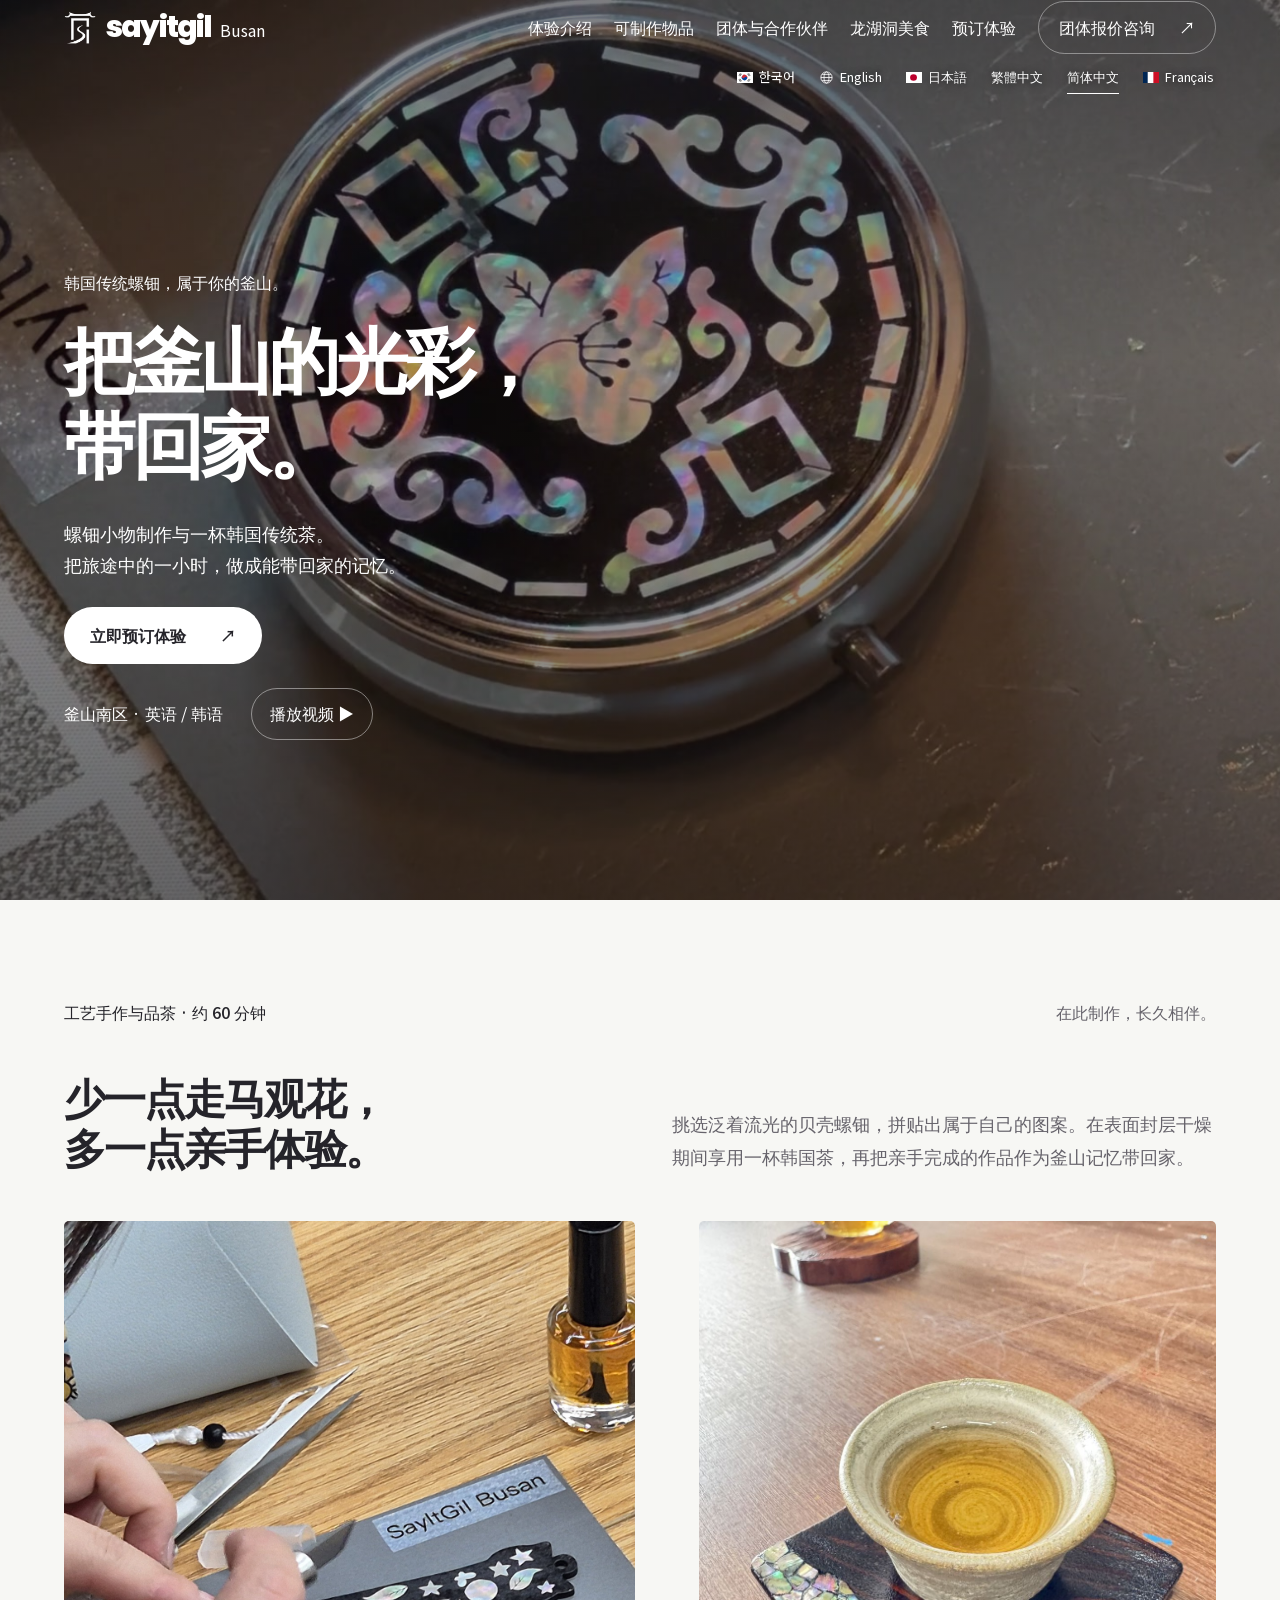
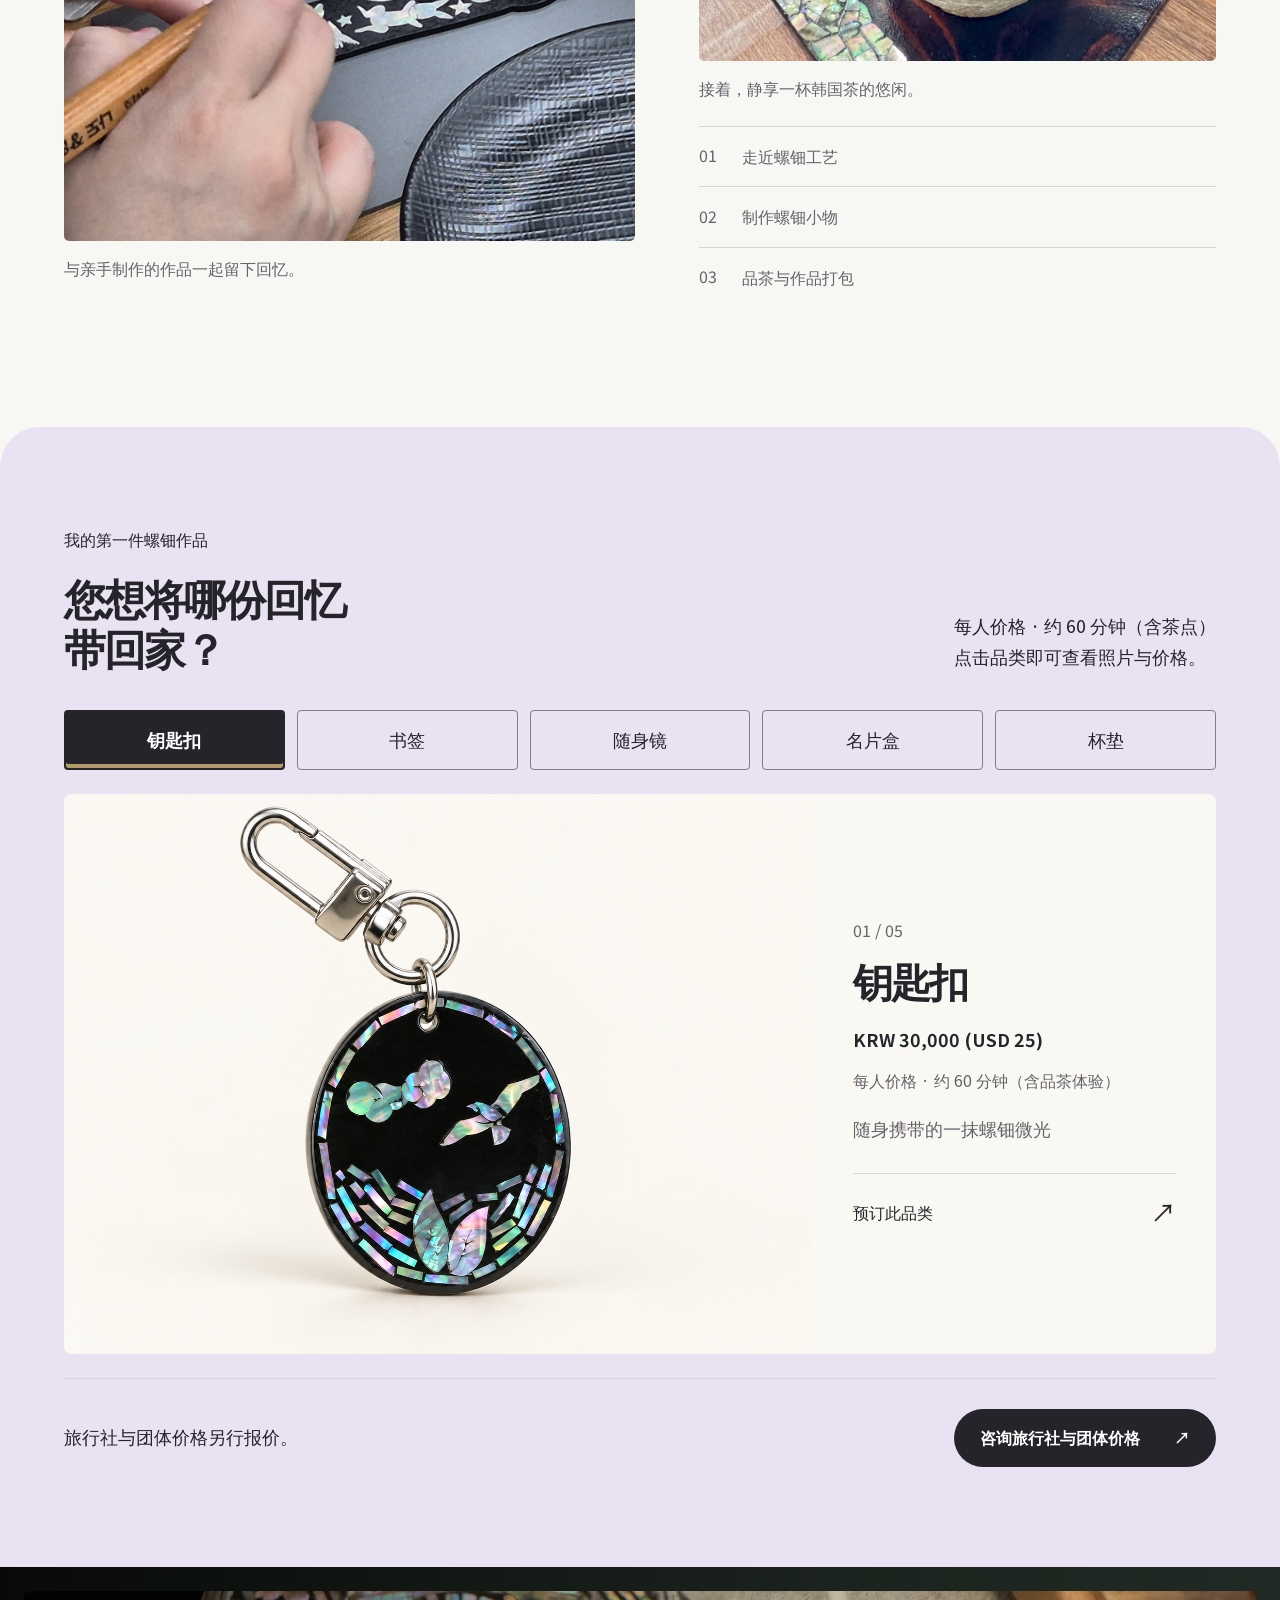
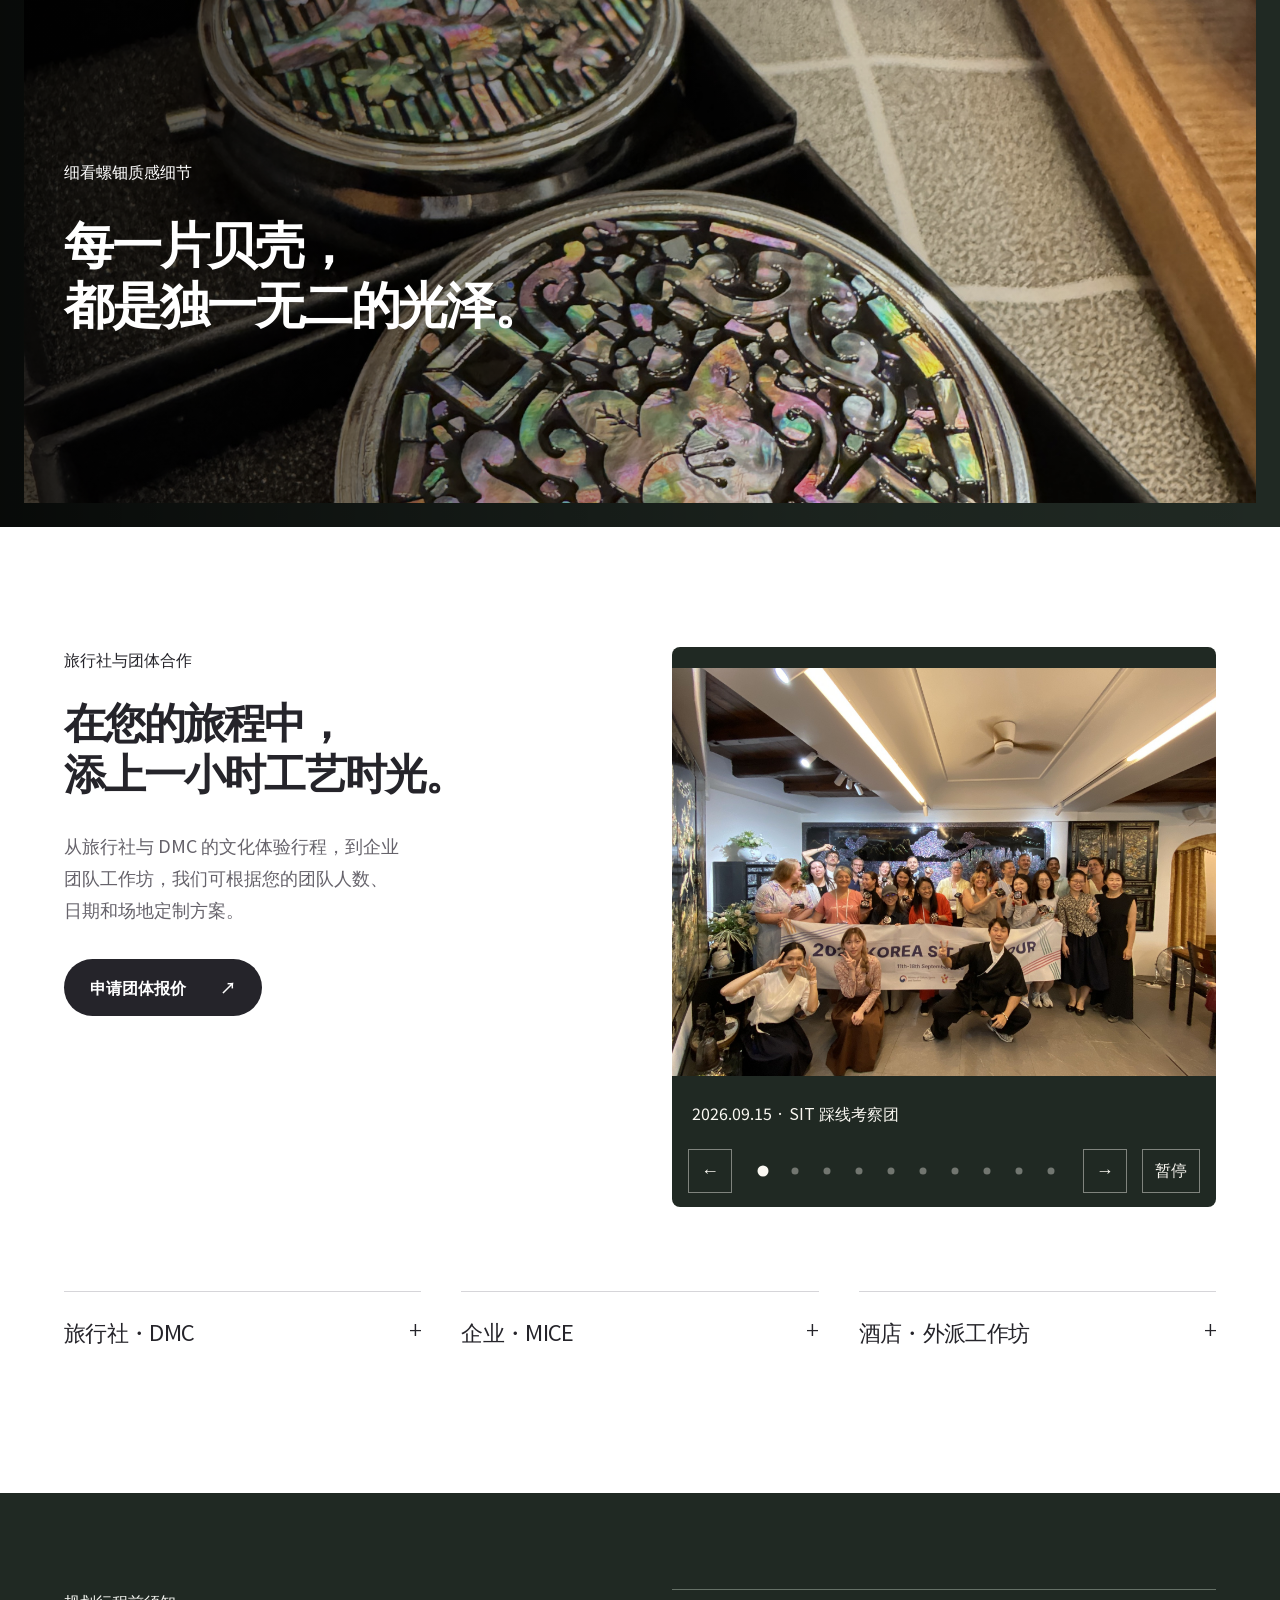
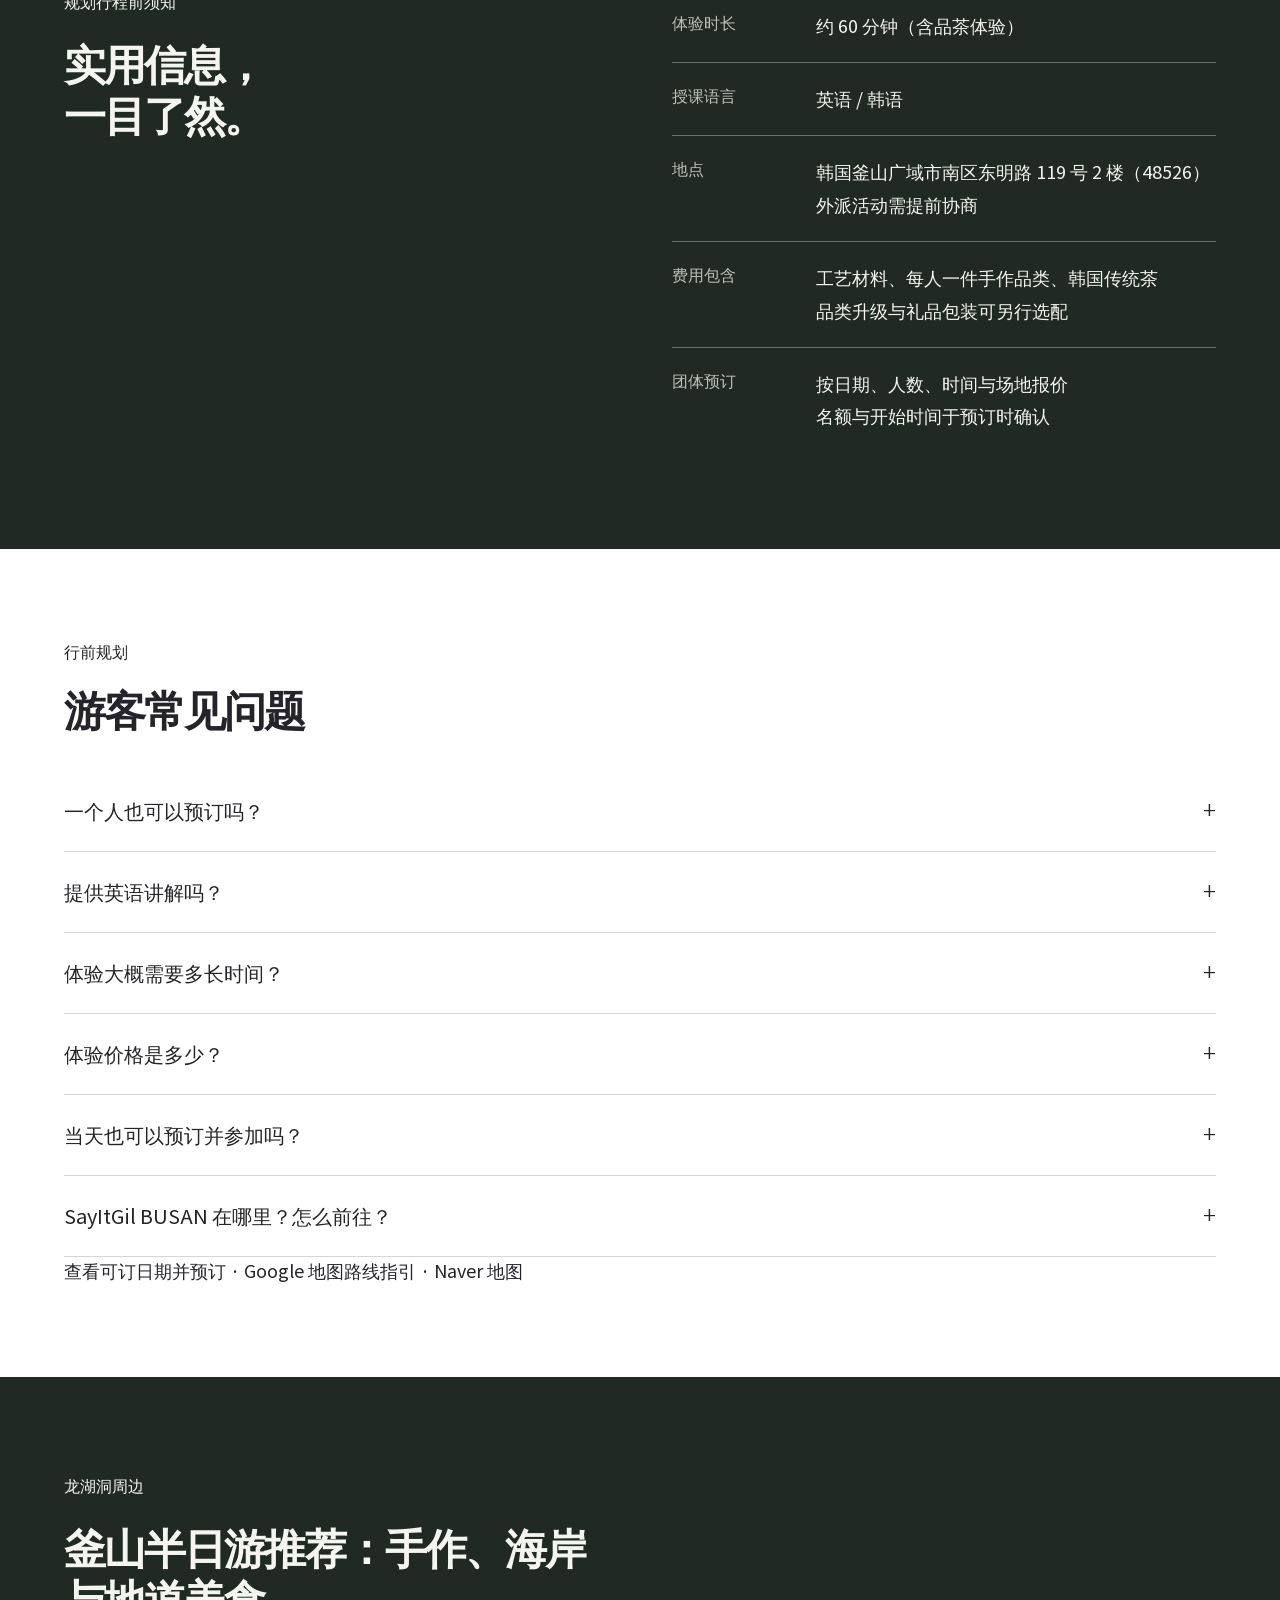
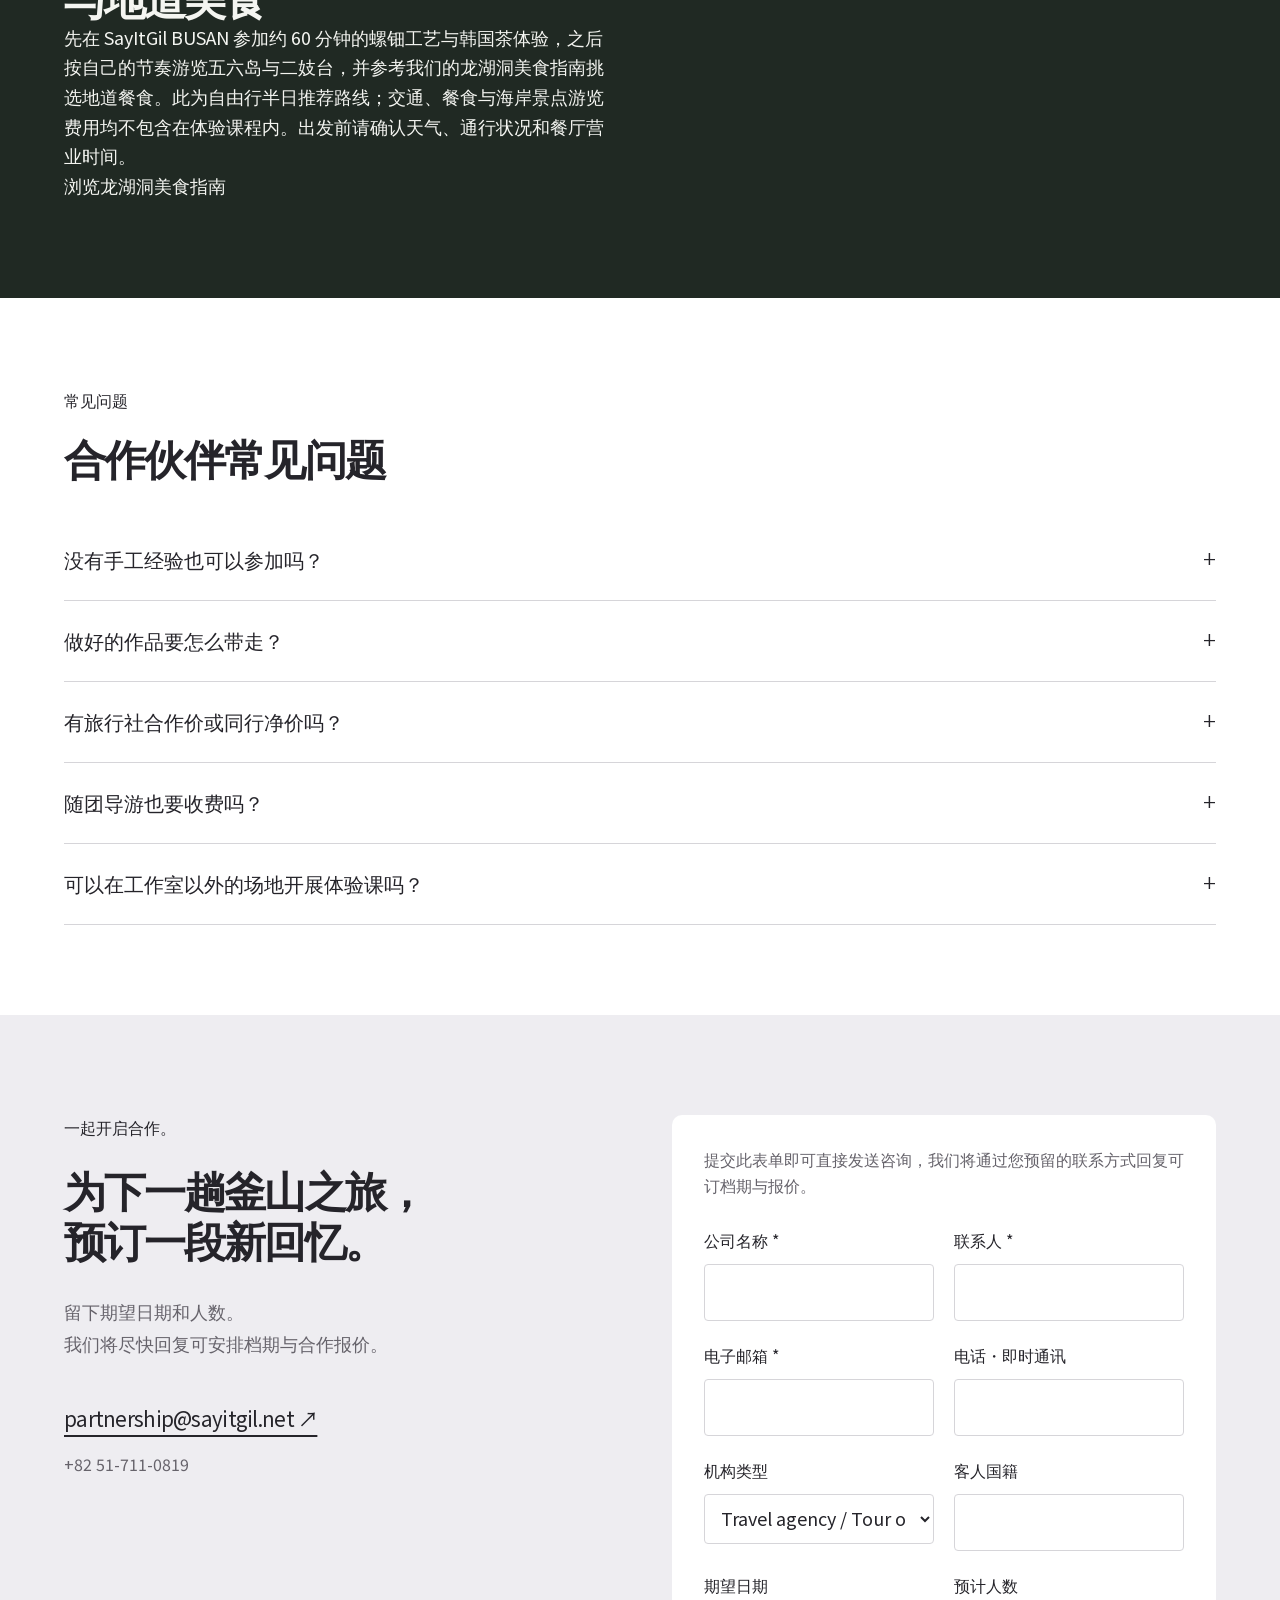
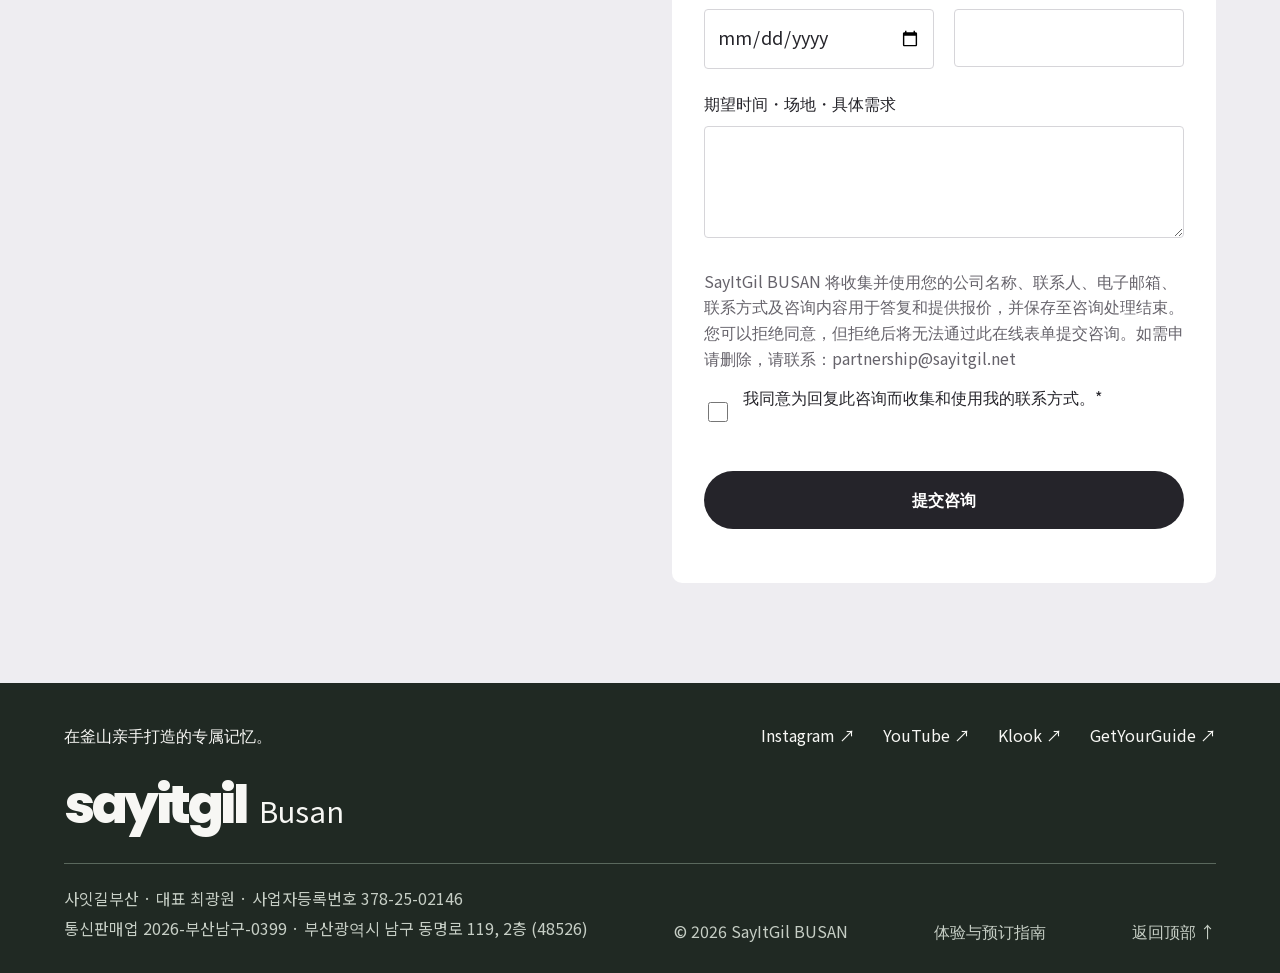
<file: zh-hans/index.html>
<!DOCTYPE html>

<html lang="zh-hans"><head><meta charset="utf-8"/><meta content="width=device-width,initial-scale=1" name="viewport"/><title>SayItGil BUSAN | 釜山螺钿工艺与韩国茶体验</title><meta content="在 SayItGil BUSAN 亲手制作螺钿纪念品并品尝韩国茶。约 60 分钟，提供英语指导，查看价格与预订。韩国釜山广域市南区东明路 119 号 2 楼。" name="description"/><link href="/img/mark.png" rel="icon"/><link href="/styles.css?v=20261105-wordmark2" rel="stylesheet"/><meta content="index,follow,max-image-preview:large" name="robots"/><link href="https://www.sayitgil.net/zh-hans/" rel="canonical"/><link href="/llms.txt" rel="describedby" type="text/plain"/><link href="/experience.md" rel="alternate" title="체험 안내 / Experience guide" type="text/markdown"/><meta content="website" property="og:type"/><meta content="https://www.sayitgil.net/zh-hans/" property="og:url"/><meta content="SayItGil BUSAN | 釜山螺钿工艺与韩国茶体验" property="og:title"/><meta content="釜山螺钿工艺与韩国茶体验。约 60 分钟，英语指导，支持个人与团体预订。" property="og:description"/><meta content="https://www.sayitgil.net/img/og-hand-mirrors.jpg" property="og:image"/><script type="application/ld+json">{"@context": "https://schema.org", "@graph": [{"@type": "LocalBusiness", "@id": "https://www.sayitgil.net/#business", "name": "사잇길부산", "alternateName": "SayItGil BUSAN", "url": "https://www.sayitgil.net/", "description": "부산 남구에서 자개 소품 만들기와 한국 차를 함께 경험하는 약 60분 공예 체험. Mother-of-pearl souvenir making and Korean tea in Nam-gu, Busan; about 60 minutes.", "telephone": "+82-51-711-0819", "email": "partnership@sayitgil.net", "image": "https://www.sayitgil.net/img/round6/experience.jpg", "address": [{"@type": "PostalAddress", "streetAddress": "동명로 119, 2층", "addressLocality": "남구", "addressRegion": "부산광역시", "postalCode": "48526", "addressCountry": "KR", "inLanguage": "ko"}, {"@type": "PostalAddress", "streetAddress": "2F, 119 Dongmyeong-ro", "addressLocality": "Nam-gu", "addressRegion": "Busan", "postalCode": "48526", "addressCountry": "South Korea", "inLanguage": "en"}], "sameAs": ["https://www.youtube.com/@sayitgil", "https://www.instagram.com/sayitgil/", "https://www.klook.com/en-US/activity/221471-busan-mother-of-pearl-craft-class-with-tea-ceremony/", "https://www.getyourguide.com/busan-l32281/busan-mother-of-pearl-craft-class-with-games-t1162229/", "https://www.kkday.com/en/product/683523", "https://www.airbnb.com/experiences/6804129", "https://www.google.com/maps?cid=4516739246951051170", "https://pcmap.place.naver.com/place/2031362333/home"], "geo": {"@type": "GeoCoordinates", "latitude": 35.1201896, "longitude": 129.1100697}, "openingHoursSpecification": [{"@type": "OpeningHoursSpecification", "dayOfWeek": ["Monday","Tuesday","Wednesday","Thursday","Friday","Saturday","Sunday"], "opens": "10:00", "closes": "18:00"}], "hasMap": "https://www.google.com/maps?cid=4516739246951051170"}, {"@type": "Service", "@id": "https://www.sayitgil.net/#craft-experience", "name": "부산 자개 공예와 다도 체험 | Busan mother-of-pearl craft and Korean tea", "serviceType": "Mother-of-pearl craft workshop", "provider": {"@id": "https://www.sayitgil.net/#business"}, "areaServed": {"@type": "City", "name": "Busan"}, "description": "약 60분, 공예 재료·1인 1소품·한국 차 포함. 한국어·영어 진행. 단체와 출장 체험은 사전 협의. About 60 minutes with materials, one item per guest and Korean tea. Korean and English. Group and off-site workshops by arrangement.", "offers": [{"@type": "Offer", "name": "자개 키링 / Mother-of-pearl keyring", "price": 30000, "priceCurrency": "KRW", "url": "https://www.sayitgil.net/booking.html", "itemOffered": {"@type": "Service", "name": "자개 키링 만들기 / Mother-of-pearl keyring workshop"}}, {"@type": "Offer", "name": "자개 책갈피 / Mother-of-pearl bookmark", "price": 30000, "priceCurrency": "KRW", "url": "https://www.sayitgil.net/booking.html", "itemOffered": {"@type": "Service", "name": "자개 책갈피 만들기 / Mother-of-pearl bookmark workshop"}}, {"@type": "Offer", "name": "자개 손거울 / Mother-of-pearl hand mirror", "price": 35000, "priceCurrency": "KRW", "url": "https://www.sayitgil.net/booking.html", "itemOffered": {"@type": "Service", "name": "자개 손거울 만들기 / Mother-of-pearl hand mirror workshop"}}, {"@type": "Offer", "name": "자개 명함케이스 / Mother-of-pearl business card case", "price": 35000, "priceCurrency": "KRW", "url": "https://www.sayitgil.net/booking.html", "itemOffered": {"@type": "Service", "name": "자개 명함케이스 만들기 / Mother-of-pearl business card case workshop"}}, {"@type": "Offer", "name": "자개 코스터 / Mother-of-pearl coaster", "price": 50000, "priceCurrency": "KRW", "url": "https://www.sayitgil.net/booking.html", "itemOffered": {"@type": "Service", "name": "자개 코스터 만들기 / Mother-of-pearl coaster workshop"}}]}, {"@type": "WebSite", "@id": "https://www.sayitgil.net/#website", "name": "사잇길부산 | SayItGil BUSAN", "url": "https://www.sayitgil.net/", "inLanguage": ["ko", "en"], "publisher": {"@id": "https://www.sayitgil.net/#business"}}]}</script><meta content="e8a9a65adebbda06eb43364115efa83b726cf22c" name="naver-site-verification"/>
<script type="application/ld+json">{"@context": "https://schema.org", "@type": "FAQPage", "@id": "https://www.sayitgil.net/en/#visitor-faq", "inLanguage": "en", "mainEntity": [{"@type": "Question", "name": "Can I book for one person?", "acceptedAnswer": {"@type": "Answer", "text": "If you are traveling solo, check the booking page for your preferred date and guest count, or contact partnership@sayitgil.net before booking. Availability for one guest must be confirmed for the selected session."}}, {"@type": "Question", "name": "Is the workshop available in English?", "acceptedAnswer": {"@type": "Answer", "text": "Yes. The workshop is offered in English and Korean."}}, {"@type": "Question", "name": "How long does the workshop take?", "acceptedAnswer": {"@type": "Answer", "text": "The workshop takes about 60 minutes, including mother-of-pearl craft and Korean tea. Materials and one finished item per guest are included."}}, {"@type": "Question", "name": "How much does the workshop cost?", "acceptedAnswer": {"@type": "Answer", "text": "Prices per guest are KRW 30,000 for a keyring or bookmark, KRW 35,000 for a hand mirror or business card case, and KRW 50,000 for a coaster. These prices include the approximately 60-minute workshop and Korean tea. Confirm the final price when booking; group rates are quoted separately."}}, {"@type": "Question", "name": "Can I book a workshop for today?", "acceptedAnswer": {"@type": "Answer", "text": "For same-day availability, email partnership@sayitgil.net before visiting the studio."}}, {"@type": "Question", "name": "Where is SayItGil BUSAN and how do I get there?", "acceptedAnswer": {"@type": "Answer", "text": "Visit us at 2F, 119 Dongmyeong-ro, Nam-gu, Busan, South Korea (48526). Search for SayItGil BUSAN on Google Maps or Naver Map and use the map directions from your starting point. The ground-floor sign says “해달” (Haedal); take the stairs to our workshop on the second floor."}}]}</script><link href="/i18n/language.css" rel="stylesheet"/><script src="/i18n/catalogs.js"></script><script src="/i18n/language.js"></script><link href="https://www.sayitgil.net/" hreflang="ko" rel="alternate"/><link href="https://www.sayitgil.net/en/" hreflang="en" rel="alternate"/><link href="https://www.sayitgil.net/ja/" hreflang="ja" rel="alternate"/><link href="https://www.sayitgil.net/zh-hant/" hreflang="zh-hant" rel="alternate"/><link href="https://www.sayitgil.net/zh-hans/" hreflang="zh-hans" rel="alternate"/><link href="https://www.sayitgil.net/fr/" hreflang="fr" rel="alternate"/></head><body>
<a class="skip" href="#experience"><span data-lang="ko">본문으로 이동</span><span data-lang="en">跳至正文</span></a>
<main id="top">
<section aria-label="釜山韩国螺钿工艺体验" class="hero"><header class="site-header"><a class="brand" href="#top"><img alt="사잇길부산" height="38" src="/img/mark.png" width="38"/><span>sayitgil<span class="brand-location">Busan</span></span></a><button aria-controls="navigation" aria-expanded="false" class="menu-toggle"><span data-lang="ko">메뉴</span><span data-lang="en">菜单</span></button><nav aria-label="主导航" class="nav-links" id="navigation"><a href="#experience"><span data-lang="ko">체험</span><span data-lang="en">体验介绍</span></a><a href="#collection"><span data-lang="ko">만들 수 있는 것</span><span data-lang="en">可制作物品</span></a><a href="#partners"><span data-lang="ko">단체·파트너</span><span data-lang="en">团体与合作伙伴</span></a><a class="nav-food-guide" href="https://partnership-sayitgil.github.io/yongho-food-guide/" rel="noopener noreferrer" target="_blank"><span data-lang="ko">용호동 맛집</span><span data-lang="en">龙湖洞美食</span></a><a class="direct-booking" href="/booking.html?lang=en"><span data-lang="ko">체험 예약</span><span data-lang="en">预订体验</span></a><a class="nav-inquiry" href="#inquiry"><span data-lang="ko">단체 견적 문의</span><span data-lang="en">团体报价咨询</span> <span aria-hidden="true">↗</span></a></nav><nav aria-label="语言" class="language-nav"></nav></header><div class="hero-media"><img alt="자개 소품을 직접 만드는 손작업 장면" fetchpriority="high" height="900" src="/img/hero-poster-new.jpg" width="1600"/><video aria-hidden="true" id="hero-video" loop="" muted="" playsinline="" poster="/img/hero-poster-new.jpg" preload="none"><source src="/img/hero-film-new.mp4" type="video/mp4"/></video></div><div class="hero-shade"></div><div class="hero-content"><p class="hero-label"><span data-lang="ko">한국의 자개, 나만의 부산.</span><span data-lang="en">韩国传统螺钿，属于你的釜山。</span></p><h1><span data-lang="ko">부산을<br/><span class="second-line">손끝에 담다.</span></span><span data-lang="en">把釜山的光彩，<br/><span class="second-line">带回家。</span></span></h1><div class="hero-bottom"><div><p><span data-lang="ko">자개 소품 만들기와 한국 차 한 잔.<br/>여행의 한 시간을, 가져갈 수 있는 기억으로.</span><span data-lang="en">螺钿小物制作与一杯韩国传统茶。<br/>把旅途中的一小时，做成能带回家的记忆。</span></p><a class="btn btn-light" href="/booking.html?lang=en"><span data-lang="ko">체험 예약하기</span><span data-lang="en">立即预订体验</span> <span aria-hidden="true">↗</span></a></div><div class="hero-controls"><span><span data-lang="ko">부산 남구 · 영어 / 한국어</span><span data-lang="en">釜山南区 · 英语 / 韩语</span></span><button aria-label="播放视频" id="film-toggle" type="button"><span data-lang="ko">영상 재생</span><span data-lang="en">播放视频</span> <span aria-hidden="true">▶</span></button></div></div></div><a aria-label="了解更多" class="hero-scroll" href="#experience">↓</a></section>
<section class="experience" id="experience"><div class="section-top"><span class="kicker"><span data-lang="ko">공예와 다도, 약 60분</span><span data-lang="en">工艺手作与品茶 · 约 60 分钟</span></span><span class="mini">在此制作，长久相伴。</span></div><div class="statement"><h2><span data-lang="ko">구경하는 여행에서,<br/>직접 만드는 여행으로.</span><span data-lang="en">少一点走马观花，<br/>多一点亲手体验。</span></h2><p><span data-lang="ko">조개에서 온 빛을 골라 나만의 소품을 꾸밉니다. 마감이 마르는 동안 한국 차를 즐기고, 완성한 작품은 여행의 기억으로 가져갑니다.</span><span data-lang="en">挑选泛着流光的贝壳螺钿，拼贴出属于自己的图案。在表面封层干燥期间享用一杯韩国茶，再把亲手完成的作品作为釜山记忆带回家。</span></p></div><div class="experience-grid"><figure class="making-photo"><img alt="在书签上拼贴螺钿贝片的手工画面" height="1500" loading="lazy" src="/img/round6/experience.jpg" width="2000"/><figcaption><span data-lang="ko">직접 만든 작품과 남기는 기억.</span><span data-lang="en">与亲手制作的作品一起留下回忆。</span></figcaption></figure><div class="tea-story"><figure><img alt="자개 받침 위에 놓인 한국 차" class="" height="1400" loading="lazy" src="/img/tea.jpg" width="1050"/><figcaption><span data-lang="ko">그리고, 차 한 잔의 여유.</span><span data-lang="en">接着，静享一杯韩国茶的悠闲。</span></figcaption></figure><div class="process"><div><span>01</span><p><span data-lang="ko">나전 이야기</span><span data-lang="en">走近螺钿工艺</span></p></div><div><span>02</span><p><span data-lang="ko">자개 소품 만들기</span><span data-lang="en">制作螺钿小物</span></p></div><div><span>03</span><p><span data-lang="ko">다도와 작품 포장</span><span data-lang="en">品茶与作品打包</span></p></div></div></div></div></section>
<section class="collection" id="collection"><div class="collection-head"><div><p class="kicker"><span data-lang="ko">나의 첫 자개 소품</span><span data-lang="en">我的第一件螺钿作品</span></p><h2><span data-lang="ko">어떤 기억을<br/>가져갈까요?</span><span data-lang="en">您想将哪份回忆<br/>带回家？</span></h2></div><p class="collection-intro"><span data-lang="ko">개인 1인 기준 · 약 60분, 다도 포함<br/>품목을 눌러 사진과 가격을 살펴보세요.</span><span data-lang="en">每人价格 · 约 60 分钟（含茶点）<br/>点击品类即可查看照片与价格。</span></p></div><div aria-label="手作品类" class="product-tabs" role="tablist"><button aria-controls="panel-keyring" aria-selected="true" data-product="keyring" id="tab-keyring" role="tab" tabindex="0" type="button"><span data-lang="ko">키링</span><span data-lang="en">钥匙扣</span></button><button aria-controls="panel-bookmark" aria-selected="false" data-product="bookmark" id="tab-bookmark" role="tab" tabindex="-1" type="button"><span data-lang="ko">책갈피</span><span data-lang="en">书签</span></button><button aria-controls="panel-mirror" aria-selected="false" data-product="mirror" id="tab-mirror" role="tab" tabindex="-1" type="button"><span data-lang="ko">손거울</span><span data-lang="en">随身镜</span></button><button aria-controls="panel-case" aria-selected="false" data-product="case" id="tab-case" role="tab" tabindex="-1" type="button"><span data-lang="ko">명함케이스</span><span data-lang="en">名片盒</span></button><button aria-controls="panel-coaster" aria-selected="false" data-product="coaster" id="tab-coaster" role="tab" tabindex="-1" type="button"><span data-lang="ko">코스터</span><span data-lang="en">杯垫</span></button></div><div class="product-stage"><div aria-labelledby="tab-keyring" class="product-panel" id="panel-keyring" role="tabpanel"><figure><img alt="钥匙扣 — 实际螺钿成品" height="1086" loading="lazy" src="/img/products-retouched/keyring.png" width="1448"/></figure><div class="product-copy"><span class="product-index">01 / 05</span><h3><span data-lang="ko">키링</span><span data-lang="en">钥匙扣</span></h3><p class="product-price"><span data-lang="ko">30,000원 (USD 25)</span><span data-lang="en">KRW 30,000 (USD 25)</span></p><p class="product-duration"><span data-lang="ko">개인 1인 기준 · 약 60분, 다도 포함</span><span data-lang="en">每人价格 · 约 60 分钟（含品茶体验）</span></p><p><span data-lang="ko">가방과 열쇠에 더하는 자개의 빛</span><span data-lang="en">随身携带的一抹螺钿微光</span></p><a class="round-link" href="/booking.html?lang=en"><span data-lang="ko">이 소품 예약하기</span><span data-lang="en">预订此品类</span> <span aria-hidden="true">↗</span></a></div></div><div aria-labelledby="tab-bookmark" class="product-panel" hidden="" id="panel-bookmark" role="tabpanel"><figure><img alt="书签 — 实际螺钿成品" height="1086" loading="lazy" src="/img/products-retouched/bookmark.png" width="1448"/></figure><div class="product-copy"><span class="product-index">02 / 05</span><h3><span data-lang="ko">책갈피</span><span data-lang="en">书签</span></h3><p class="product-price"><span data-lang="ko">30,000원 (USD 25)</span><span data-lang="en">KRW 30,000 (USD 25)</span></p><p class="product-duration"><span data-lang="ko">개인 1인 기준 · 약 60분, 다도 포함</span><span data-lang="en">每人价格 · 约 60 分钟（含品茶体验）</span></p><p><span data-lang="ko">책 사이에 간직하는 부산의 기억</span><span data-lang="en">夹在书页间的釜山记忆</span></p><a class="round-link" href="/booking.html?lang=en"><span data-lang="ko">이 소품 예약하기</span><span data-lang="en">预订此品类</span> <span aria-hidden="true">↗</span></a></div></div><div aria-labelledby="tab-mirror" class="product-panel" hidden="" id="panel-mirror" role="tabpanel"><figure><img alt="随身镜 — 实际螺钿成品" height="1086" loading="lazy" src="/img/products-retouched/mirror.png" width="1448"/></figure><div class="product-copy"><span class="product-index">03 / 05</span><h3><span data-lang="ko">손거울</span><span data-lang="en">随身镜</span></h3><p class="product-price"><span data-lang="ko">35,000원 (USD 29)</span><span data-lang="en">KRW 35,000 (USD 29)</span></p><p class="product-duration"><span data-lang="ko">개인 1인 기준 · 약 60분, 다도 포함</span><span data-lang="en">每人价格 · 约 60 分钟（含品茶体验）</span></p><p><span data-lang="ko">매일 꺼내 보는 나만의 문양</span><span data-lang="en">融入日常的专属纹样</span></p><a class="round-link" href="/booking.html?lang=en"><span data-lang="ko">이 소품 예약하기</span><span data-lang="en">预订此品类</span> <span aria-hidden="true">↗</span></a></div></div><div aria-labelledby="tab-case" class="product-panel" hidden="" id="panel-case" role="tabpanel"><figure><img alt="名片盒 — 实际螺钿成品" height="1086" loading="lazy" src="/img/products-retouched/case.png" width="1448"/></figure><div class="product-copy"><span class="product-index">04 / 05</span><h3><span data-lang="ko">명함케이스</span><span data-lang="en">名片盒</span></h3><p class="product-price"><span data-lang="ko">35,000원 (USD 29)</span><span data-lang="en">KRW 35,000 (USD 29)</span></p><p class="product-duration"><span data-lang="ko">개인 1인 기준 · 약 60분, 다도 포함</span><span data-lang="en">每人价格 · 约 60 分钟（含品茶体验）</span></p><p><span data-lang="ko">손안에서 빛나는 부산의 기억</span><span data-lang="en">握在掌心的釜山记忆</span></p><a class="round-link" href="/booking.html?lang=en"><span data-lang="ko">이 소품 예약하기</span><span data-lang="en">预订此品类</span> <span aria-hidden="true">↗</span></a></div></div><div aria-labelledby="tab-coaster" class="product-panel" hidden="" id="panel-coaster" role="tabpanel"><figure><img alt="杯垫 — 实际螺钿成品" height="1086" loading="lazy" src="/img/products-retouched/coaster.png" width="1448"/></figure><div class="product-copy"><span class="product-index">05 / 05</span><h3><span data-lang="ko">코스터</span><span data-lang="en">杯垫</span></h3><p class="product-price"><span data-lang="ko">50,000원 (USD 41)</span><span data-lang="en">KRW 50,000 (USD 41)</span></p><p class="product-duration"><span data-lang="ko">개인 1인 기준 · 약 60분, 다도 포함</span><span data-lang="en">每人价格 · 约 60 分钟（含品茶体验）</span></p><p><span data-lang="ko">차 한 잔과 함께 빛나는 자개</span><span data-lang="en">伴随品茶时光的螺钿杯垫</span></p><a class="round-link" href="/booking.html?lang=en"><span data-lang="ko">이 소품 예약하기</span><span data-lang="en">预订此品类</span> <span aria-hidden="true">↗</span></a></div></div></div><div class="group-pricing"><p><span data-lang="ko">여행사·단체 가격은 별도 문의</span><span data-lang="en">旅行社与团体价格另行报价。</span></p><a class="btn btn-dark" href="#inquiry"><span data-lang="ko">여행사·단체 가격 문의</span><span data-lang="en">咨询旅行社与团体价格</span> ↗</a></div></section>
<section aria-label="近距离欣赏螺钿贝壳光泽与纹样" class="material-study"><img alt="자개 조각의 반사광과 문양을 가까이 본 실제 작품 디테일" height="1701" loading="lazy" sizes="100vw" src="/img/round3/texture-1600.jpg" srcset="/img/round3/texture-1600.jpg 1600w, /img/round3/texture-3024.jpg 3024w" width="3024"/><div><p class="kicker"><span data-lang="ko">자개 작품의 디테일</span><span data-lang="en">细看螺钿质感细节</span></p><h2><span data-lang="ko">가까이 볼수록,<br/>다른 빛.</span><span data-lang="en">每一片贝壳，<br/>都是独一无二的光泽。</span></h2></div></section><section class="partners" id="partners"><div class="partner-intro"><p class="kicker"><span data-lang="ko">함께 만드는 부산 일정</span><span data-lang="en">旅行社与团体合作</span></p><h2><span data-lang="ko">당신의 일정에,<br/>우리의 한 시간.</span><span data-lang="en">在您的旅程中，<br/>添上一小时工艺时光。</span></h2><p><span data-lang="ko">여행사·DMC의 문화 체험부터 기업 워크숍까지. 인원과 날짜, 장소에 맞춰 운영안을 제안합니다.</span><span data-lang="en">从旅行社与 DMC 的文化体验行程，到企业团队工作坊，我们可根据您的团队人数、日期和场地定制方案。</span></p><a class="btn btn-dark" href="#inquiry"><span data-lang="ko">단체 견적 문의</span><span data-lang="en">申请团体报价</span> ↗</a></div><div aria-label="真实团体体验案例" aria-roledescription="carousel" class="guest-photo experience-carousel partner-carousel" role="region" tabindex="0"><figure class="slide" data-slide="0"><img alt="2026.09.15 · SIT 踩线考察团" height="1500" loading="lazy" src="/img/round6/sit-group.jpg" width="2000"/><figcaption><span data-lang="ko">2026.09.15 · SIT 팸투어</span><span data-lang="en">2026.09.15 · SIT 踩线考察团</span></figcaption></figure><figure class="slide" data-slide="1" hidden=""><img alt="共同完成的釜山回忆" height="540" loading="lazy" src="/img/round4/group-1.jpg" width="960"/><figcaption><span data-lang="ko">함께 완성한 부산의 기억</span><span data-lang="en">共同完成的釜山回忆</span></figcaption></figure><figure class="slide" data-slide="2" hidden=""><img alt="与亲手制作的作品合影" height="1350" loading="lazy" src="/img/round4/group-2.jpg" width="1800"/><figcaption><span data-lang="ko">완성한 작품과 함께</span><span data-lang="en">与亲手制作的作品合影</span></figcaption></figure><figure class="slide" data-slide="3" hidden=""><img alt="一家人共同完成的旅行回忆" height="1800" loading="lazy" src="/img/round4/group-3.jpg" width="1350"/><figcaption><span data-lang="ko">가족이 함께 만든 여행의 기억</span><span data-lang="en">一家人共同完成的旅行回忆</span></figcaption></figure><figure class="slide" data-slide="4" hidden=""><img alt="韩国食品医药品安全处外派团体体验" height="1500" loading="lazy" src="/img/round6/mfds.jpg" width="2000"/><figcaption><span data-lang="ko">식품의약품안전처 출장 강의</span><span data-lang="en">韩国食品医药品安全处外派团体体验</span></figcaption></figure><figure class="slide" data-slide="5" hidden=""><img alt="与江甫 金律显老师合影" height="1350" loading="lazy" src="/img/round4/group-5.jpg" width="1800"/><figcaption><span data-lang="ko">강보 김율현 선생님과 함께</span><span data-lang="en">与江甫 金律显老师合影</span></figcaption></figure><figure class="slide" data-slide="6" hidden=""><img alt="广安里市民螺钿体验活动" height="1800" loading="lazy" src="/img/round6/gwangalli-making.jpg" width="1440"/><figcaption><span data-lang="ko">광안리 시민 참여 나전 체험</span><span data-lang="en">广安里市民螺钿体验活动</span></figcaption></figure><figure class="slide" data-slide="7" hidden=""><img alt="SIT 考察团 · 螺钿成品展示" height="2000" loading="lazy" src="/img/round6/sit-display.jpg" width="1500"/><figcaption><span data-lang="ko">SIT 팸투어 · 완성한 자개 작품</span><span data-lang="en">SIT 考察团 · 螺钿成品展示</span></figcaption></figure><figure class="slide" data-slide="8" hidden=""><img alt="SIT 考察团 · 螺钿制作现场" height="2000" loading="lazy" src="/img/round6/sit-making.jpg" width="1500"/><figcaption><span data-lang="ko">SIT 팸투어 · 손끝으로 만드는 자개</span><span data-lang="en">SIT 考察团 · 螺钿制作现场</span></figcaption></figure><figure class="slide" data-slide="9" hidden=""><img alt="SIT 考察团 · 勾勒专属纹样" height="2000" loading="lazy" src="/img/round6/sit-detail.jpg" width="1500"/><figcaption><span data-lang="ko">SIT 팸투어 · 나만의 무늬를 담다</span><span data-lang="en">SIT 考察团 · 勾勒专属纹样</span></figcaption></figure><div class="carousel-controls"><button aria-label="上一张照片" class="carousel-prev" type="button">←</button><div class="carousel-dots"><button aria-current="true" aria-label="第 1 张照片（共 10 张）" data-slide-to="0" type="button"></button><button aria-current="false" aria-label="第 2 张照片（共 10 张）" data-slide-to="1" type="button"></button><button aria-current="false" aria-label="第 3 张照片（共 10 张）" data-slide-to="2" type="button"></button><button aria-current="false" aria-label="第 4 张照片（共 10 张）" data-slide-to="3" type="button"></button><button aria-current="false" aria-label="第 5 张照片（共 10 张）" data-slide-to="4" type="button"></button><button aria-current="false" aria-label="第 6 张照片（共 10 张）" data-slide-to="5" type="button"></button><button aria-current="false" aria-label="第 7 张照片（共 10 张）" data-slide-to="6" type="button"></button><button aria-current="false" aria-label="第 8 张照片（共 10 张）" data-slide-to="7" type="button"></button><button aria-current="false" aria-label="第 9 张照片（共 10 张）" data-slide-to="8" type="button"></button><button aria-current="false" aria-label="第 10 张照片（共 10 张）" data-slide-to="9" type="button"></button></div><button aria-label="下一张照片" class="carousel-next" type="button">→</button><button aria-pressed="false" class="carousel-pause" type="button"><span data-lang="ko">멈춤</span><span data-lang="en">暂停</span></button></div></div><div class="partner-formats"><details><summary><span data-lang="ko">여행사 · DMC</span><span data-lang="en">旅行社・DMC</span></summary><p><span data-lang="ko">패키지·개별 투어의 문화 체험 일정. 단체별 시작 시간과 파트너 요금은 견적 시 안내합니다. 동행 가이드의 동행료는 무료이며 작품 제작 조건은 별도 확인합니다.</span><span data-lang="en">适合团队游与定制游的文化体验一站。各团开始时间与合作价格将在报价中确认。随团导游免收陪同费；如需参与手作将另行确认。</span></p></details><details><summary><span data-lang="ko">기업 · MICE</span><span data-lang="en">企业・MICE</span></summary><p><span data-lang="ko">인센티브 투어와 워크숍을 위한 팀 모자이크 프로그램. 작품 크기·테마·시간과 진행 장소를 사전에 협의합니다.</span><span data-lang="en">面向奖励旅游与企业团建的团队马赛克拼贴方案。作品尺寸、主题、时长及场地均提前沟通确定。</span></p></details><details><summary><span data-lang="ko">호텔 · 출장 워크숍</span><span data-lang="en">酒店・外派工作坊</span></summary><p><span data-lang="ko">외부 장소의 단체 체험은 인원·날짜·장소 조건에 따라 협의합니다. 공간 준비사항과 진행 인력은 견적 시 확정합니다.</span><span data-lang="en">可根据需求安排外派团队体验。场地布置与人员配置将在报价时一并确认。</span></p></details></div></section>
<section class="practical" id="details"><div><p class="kicker"><span data-lang="ko">일정에 넣기 전 확인</span><span data-lang="en">规划行程前须知</span></p><h2><span data-lang="ko">필요한 정보만,<br/>한눈에.</span><span data-lang="en">实用信息，<br/>一目了然。</span></h2></div><dl><div><dt><span data-lang="ko">소요 시간</span><span data-lang="en">体验时长</span></dt><dd><span data-lang="ko">약 60분 · 다도 포함</span><span data-lang="en">约 60 分钟（含品茶体验）</span></dd></div><div><dt><span data-lang="ko">진행 언어</span><span data-lang="en">授课语言</span></dt><dd><span data-lang="ko">영어 / 한국어</span><span data-lang="en">英语 / 韩语</span></dd></div><div><dt><span data-lang="ko">장소</span><span data-lang="en">地点</span></dt><dd><span data-lang="ko">부산광역시 남구 동명로 119, 2층 (48526)<br/>출장은 사전 협의</span><span data-lang="en">韩国釜山广域市南区东明路 119 号 2 楼（48526）<br/>外派活动需提前协商</span></dd></div><div><dt><span data-lang="ko">포함 사항</span><span data-lang="en">费用包含</span></dt><dd><span data-lang="ko">공예 재료 · 1인 1소품 · 한국 차<br/>업그레이드·선물포장은 선택 옵션</span><span data-lang="en">工艺材料、每人一件手作品类、韩国传统茶<br/>品类升级与礼品包装可另行选配</span></dd></div><div><dt><span data-lang="ko">단체 예약</span><span data-lang="en">团体预订</span></dt><dd><span data-lang="ko">날짜·인원·시간·장소를 기준으로 견적<br/>정원과 시작 시간은 예약 시 확정</span><span data-lang="en">按日期、人数、时间与场地报价<br/>名额与开始时间于预订时确认</span></dd></div></dl></section>
<section class="faq" id="visitor-faq"><div class="wrap"><p class="kicker">行前规划</p><div class="section-head"><h2>游客常见问题</h2></div><details><summary>一个人也可以预订吗？</summary><p>如果您独自出行，请在预订页面选择期望日期和人数查看可订情况，或在预订前联系 partnership@sayitgil.net。所选场次是否支持单人预订需先确认。</p></details><details><summary>提供英语讲解吗？</summary><p>是的，体验提供英语和韩语服务。</p></details><details><summary>体验大概需要多长时间？</summary><p>体验包含螺钿工艺制作与韩国茶，总时长约 60 分钟，含工艺材料及每人一件成品。</p></details><details><summary>体验价格是多少？</summary><p>单人体验价格为钥匙扣或书签 KRW 30,000、随身镜或名片盒 KRW 35,000、杯垫 KRW 50,000，包含约 60 分钟体验课程与韩国茶。预订时请确认最终金额；团体价格另行报价。</p></details><details><summary>当天也可以预订并参加吗？</summary><p>当日体验请于到访前以电子邮件向 partnership@sayitgil.net 咨询。</p></details><details><summary>SayItGil BUSAN 在哪里？怎么前往？</summary><p>门店地址：韩国釜山广域市南区东明路 119 号 2 楼（48526）。可在 Google 地图或 Naver 地图搜索“SayItGil BUSAN”，并从您的出发地导航前往。一楼招牌为“해달”（Haedal），沿楼梯上至二楼即可到达工作室。</p></details><p><a href="/booking.html?lang=en">查看可订日期并预订</a> · <a href="https://www.google.com/maps?cid=4516739246951051170">Google 地图路线指引</a> · <a href="https://pcmap.place.naver.com/place/2031362333/home">Naver 地图</a></p></div></section><section class="practical" id="half-day"><div class="wrap"><p class="kicker">龙湖洞周边</p><div class="section-head"><h2>釜山半日游推荐：手作、海岸与地道美食</h2></div><p>先在 SayItGil BUSAN 参加约 60 分钟的螺钿工艺与韩国茶体验，之后按自己的节奏游览五六岛与二妓台，并参考我们的龙湖洞美食指南挑选地道餐食。此为自由行半日推荐路线；交通、餐食与海岸景点游览费用均不包含在体验课程内。出发前请确认天气、通行状况和餐厅营业时间。</p><p><a href="https://partnership-sayitgil.github.io/yongho-food-guide/">浏览龙湖洞美食指南</a></p></div></section><section class="faq" id="faq">
<div class="wrap">
<p class="kicker">常见问题</p>
<div class="section-head"><h2><span data-lang="en">合作伙伴常见问题</span><span data-lang="ko">자주 묻는 질문</span></h2></div>
<details><summary><span data-lang="en">没有手工经验也可以参加吗？</span><span data-lang="ko">공예 경험이 없어도 되나요?</span></summary><p><span data-lang="en">不需要，课程专为初次体验者设计。</span><span data-lang="ko">필요 없습니다. 처음 해 보는 분을 기준으로 진행합니다.</span></p></details>
<details><summary><span data-lang="en">做好的作品要怎么带走？</span><span data-lang="ko">완성품은 어떻게 가져가나요?</span></summary><p><span data-lang="en">参与者可将完成的作品带走。包装选项在预订时确认；乘机携带请提前查阅所属航空公司的行李规定。</span><span data-lang="ko">완성한 소품을 가져갑니다. 포장 옵션은 예약 시 확인하며, 항공 운반은 이용 항공사의 수하물 규정을 확인합니다.</span></p></details>
<details><summary><span data-lang="en">有旅行社合作价或同行净价吗？</span><span data-lang="ko">여행사 요금이 따로 있나요?</span></summary><p><span data-lang="en">我们会根据您的活动内容、人数和场地提供合作报价。品类升级及包装选项将在报价单中分项列出。</span><span data-lang="ko">프로그램·인원·장소에 맞춰 파트너 견적을 안내합니다. 품목 업그레이드와 포장 옵션은 견적서에 구분해 명시합니다.</span></p></details>
<details><summary><span data-lang="en">随团导游也要收费吗？</span><span data-lang="ko">가이드도 요금이 있나요?</span></summary><p><span data-lang="en">随团导游免收陪同费。如涉及作品制作或材料提供，将在报价单中明确注明。</span><span data-lang="ko">동행 가이드의 동행료는 무료입니다. 작품 제작과 재료 제공 조건은 견적서에 명시합니다.</span></p></details>
<details><summary><span data-lang="en">可以在工作室以外的场地开展体验课吗？</span><span data-lang="ko">매장 밖에서도 진행할 수 있나요?</span></summary><p><span data-lang="en">可安排外派体验课程。请将场地、日期和人数发送给我们，以便评估可行性并提供报价。</span><span data-lang="ko">출장 운영은 장소·날짜·인원을 확인해 가능 여부와 견적을 안내합니다.</span></p></details>
</div>
</section>
<section class="inquiry" id="inquiry"><div class="inquiry-heading"><p class="kicker">一起开启合作。</p><h2><span data-lang="ko">다음 부산 일정,<br/>함께 만들까요?</span><span data-lang="en">为下一趟釜山之旅，<br/>预订一段新回忆。</span></h2><p><span data-lang="ko">희망 날짜와 인원을 남기면<br/>예약 가능 여부와 파트너 견적을 안내합니다.</span><span data-lang="en">留下期望日期和人数。<br/>我们将尽快回复可安排档期与合作报价。</span></p><a class="email-link" href="mailto:partnership@sayitgil.net">partnership@sayitgil.net ↗</a><a class="phone-link" href="tel:+82517110819">+82 51-711-0819</a></div><form id="inquiry-form" novalidate="">
<p class="full form-note"><span data-lang="ko">아래 양식을 보내면 문의가 바로 접수됩니다. 남겨주신 연락처로 예약 가능 여부와 견적을 안내합니다.</span><span data-lang="en">提交此表单即可直接发送咨询，我们将通过您预留的联系方式回复可订档期与报价。</span></p>
<input aria-hidden="true" autocomplete="off" class="hp" name="_hp" tabindex="-1" type="text"/>
<div><label for="company"><span data-lang="en">公司名称</span><span data-lang="ko">회사명</span> *</label><input autocomplete="organization" id="company" maxlength="150" name="company" required=""/></div>
<div><label for="name"><span data-lang="en">联系人</span><span data-lang="ko">담당자</span> *</label><input autocomplete="name" id="name" maxlength="100" name="name" required=""/></div>
<div><label for="email">电子邮箱 *</label><input autocomplete="email" id="email" maxlength="254" name="email" required="" type="email"/></div>
<div><label for="phone"><span data-lang="en">电话・即时通讯</span><span data-lang="ko">연락처·메신저</span></label><input id="phone" maxlength="150" name="phone"/></div>
<div><label for="type"><span data-lang="en">机构类型</span><span data-lang="ko">구분</span></label>
<select id="type" name="type">
<option data-en="Travel agency / Tour operator" data-ko="여행사 / 투어 운영사" value="Travel agency">여행사 / 투어 운영사</option><option data-en="DMC / Land operator" data-ko="DMC / 현지 운영사" value="DMC">DMC / 当地地接社</option><option data-en="MICE / Corporate" data-ko="MICE / 기업" value="MICE">MICE / 企业</option><option data-en="Hotel / Venue" data-ko="호텔 / 행사장" value="Hotel">호텔 / 행사장</option><option data-en="Other" data-ko="기타" value="Other">기타</option>
</select></div>
<div><label for="market"><span data-lang="en">客人国籍</span><span data-lang="ko">고객 국적</span></label><input id="market" maxlength="150" name="market"/></div>
<div><label for="date"><span data-lang="en">期望日期</span><span data-lang="ko">희망 날짜</span></label><input id="date" name="date" type="date"/></div>
<div><label for="pax"><span data-lang="en">预计人数</span><span data-lang="ko">예상 인원</span></label><input id="pax" max="10000" min="1" name="pax" required="" step="1" type="number"/></div>
<div class="full"><label for="message"><span data-lang="en">期望时间・场地・具体需求</span><span data-lang="ko">희망 시간·장소·요청사항</span></label><textarea id="message" maxlength="4000" name="message"></textarea></div>
<div class="full inquiry-consent"><p class="form-note"><span data-lang="ko">사잇길부산은 문의 응대와 견적 안내를 위해 회사명·담당자·이메일·연락처 및 문의 내용을 수집·이용하며, 문의 처리가 끝날 때까지 보관합니다. 동의를 거부할 수 있으나 온라인 문의 접수는 제한됩니다. 삭제 요청: partnership@sayitgil.net</span><span data-lang="en">SayItGil BUSAN 将收集并使用您的公司名称、联系人、电子邮箱、联系方式及咨询内容用于答复和提供报价，并保存至咨询处理结束。您可以拒绝同意，但拒绝后将无法通过此在线表单提交咨询。如需申请删除，请联系：partnership@sayitgil.net</span></p><label class="consent-label" for="inquiry-consent"><input id="inquiry-consent" name="consent" required="" type="checkbox"/><span data-lang="ko">문의 응대를 위한 개인정보 수집·이용에 동의합니다. *</span><span data-lang="en">我同意为回复此咨询而收集和使用我的联系方式。*</span></label></div>
<div class="full"><button class="btn btn-dark" type="submit"><span data-lang="en">提交咨询</span><span data-lang="ko">문의 접수하기</span></button></div>
<p class="form-status" id="form-status" role="status"></p>
</form></section>
<footer><div class="footer-top"><p><span data-lang="ko">부산에서 만든, 나만의 기억.</span><span data-lang="en">在釜山亲手打造的专属记忆。</span></p><div><a href="https://www.instagram.com/sayitgil/" rel="noopener" target="_blank">Instagram ↗</a><a href="https://www.youtube.com/@sayitgil" rel="noopener" target="_blank">YouTube ↗</a><a href="https://www.klook.com/en-US/activity/221471-busan-mother-of-pearl-craft-class-with-tea-ceremony/" rel="noopener" target="_blank">Klook ↗</a><a href="https://www.getyourguide.com/busan-l32281/busan-mother-of-pearl-craft-class-with-games-t1162229/" rel="noopener" target="_blank">GetYourGuide ↗</a></div></div><div class="footer-wordmark">sayitgil<span>Busan</span></div><div class="footer-bottom"><p>사잇길부산 · 대표 최광원 · 사업자등록번호 378-25-02146<br/>통신판매업 2026-부산남구-0399 · 부산광역시 남구 동명로 119, 2층 (48526)</p><span>© 2026 SayItGil BUSAN</span><a href="/experience-guide.html"><span data-lang="ko">체험·예약 안내</span><span data-lang="en">体验与预订指南</span></a><a href="#top"><span data-lang="ko">맨 위로</span><span data-lang="en">返回顶部</span> ↑</a></div></footer>
</main><a class="floating-inquiry" hidden="" href="#inquiry"><span data-lang="ko">단체 견적 문의</span><span data-lang="en">团体报价咨询</span> <span aria-hidden="true">↗</span></a><script src="/main.js?v=inquiry-20261028"></script></body></html>
</file>
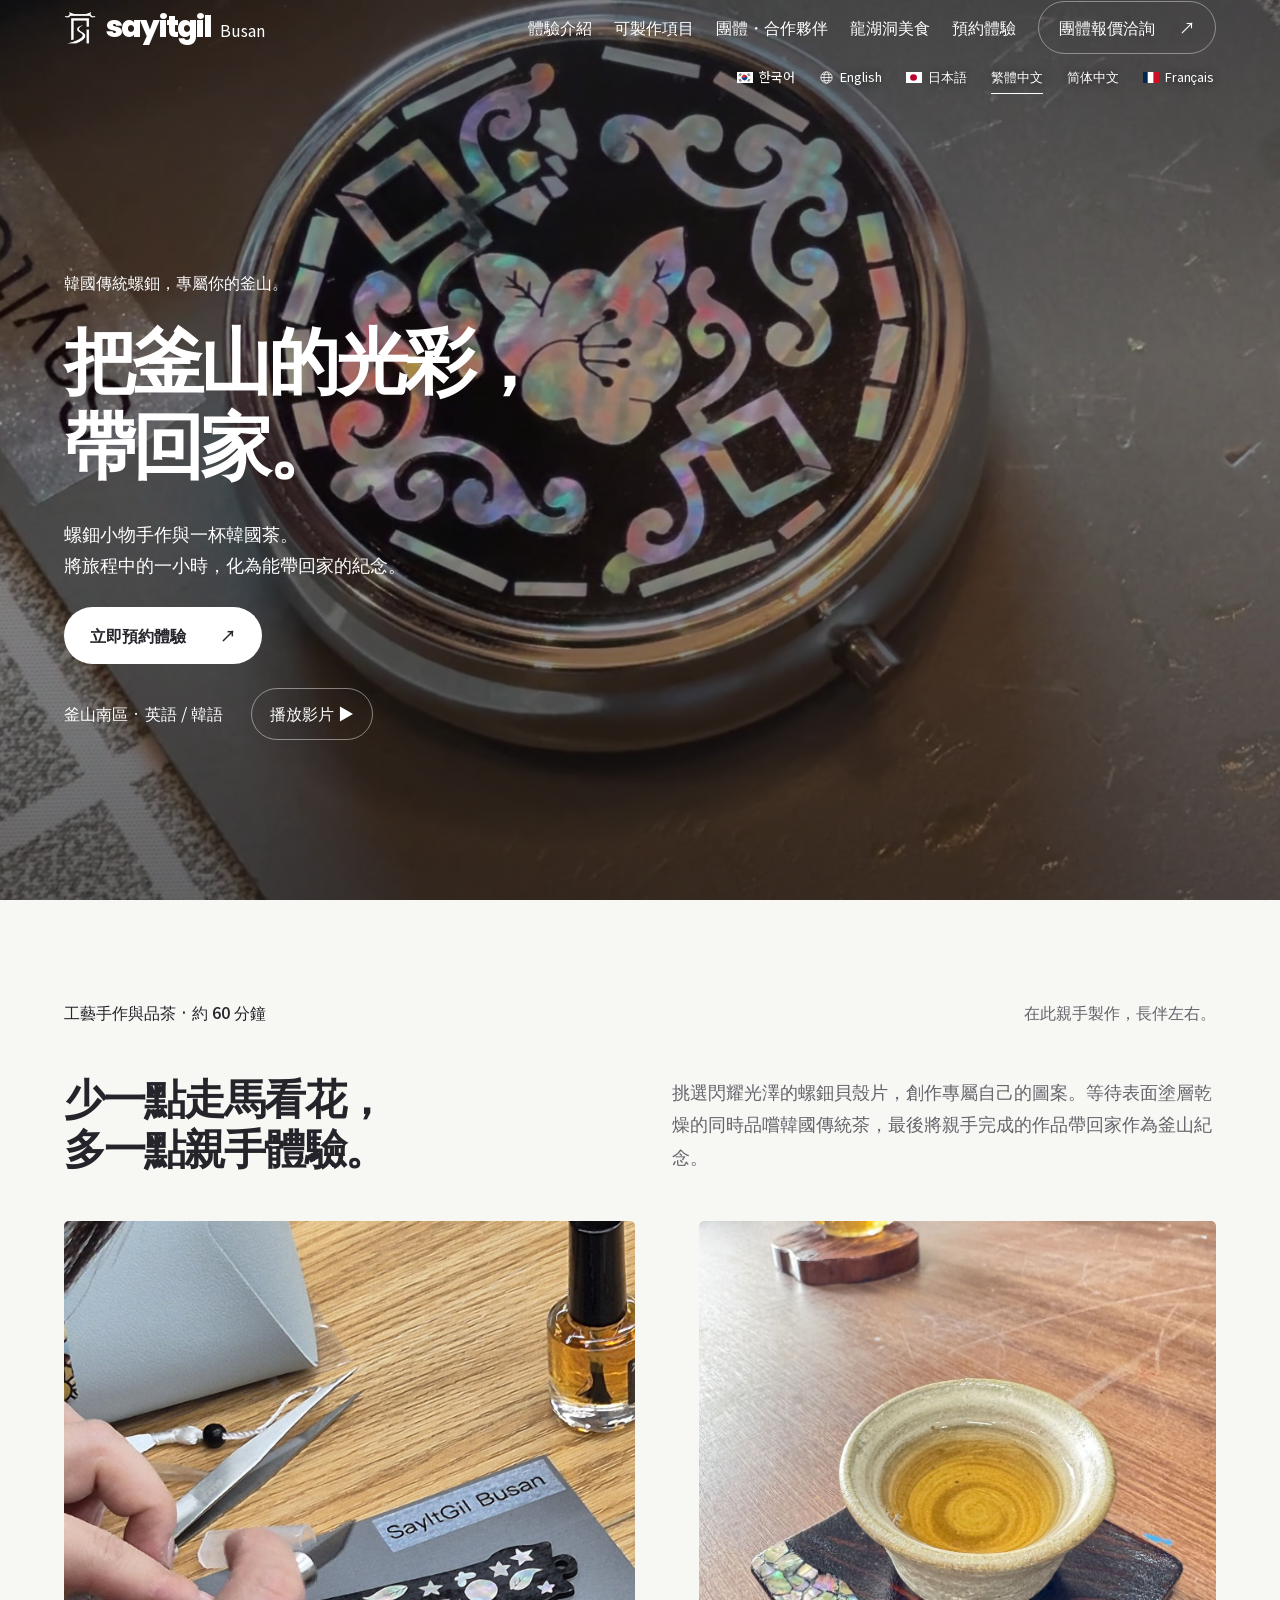
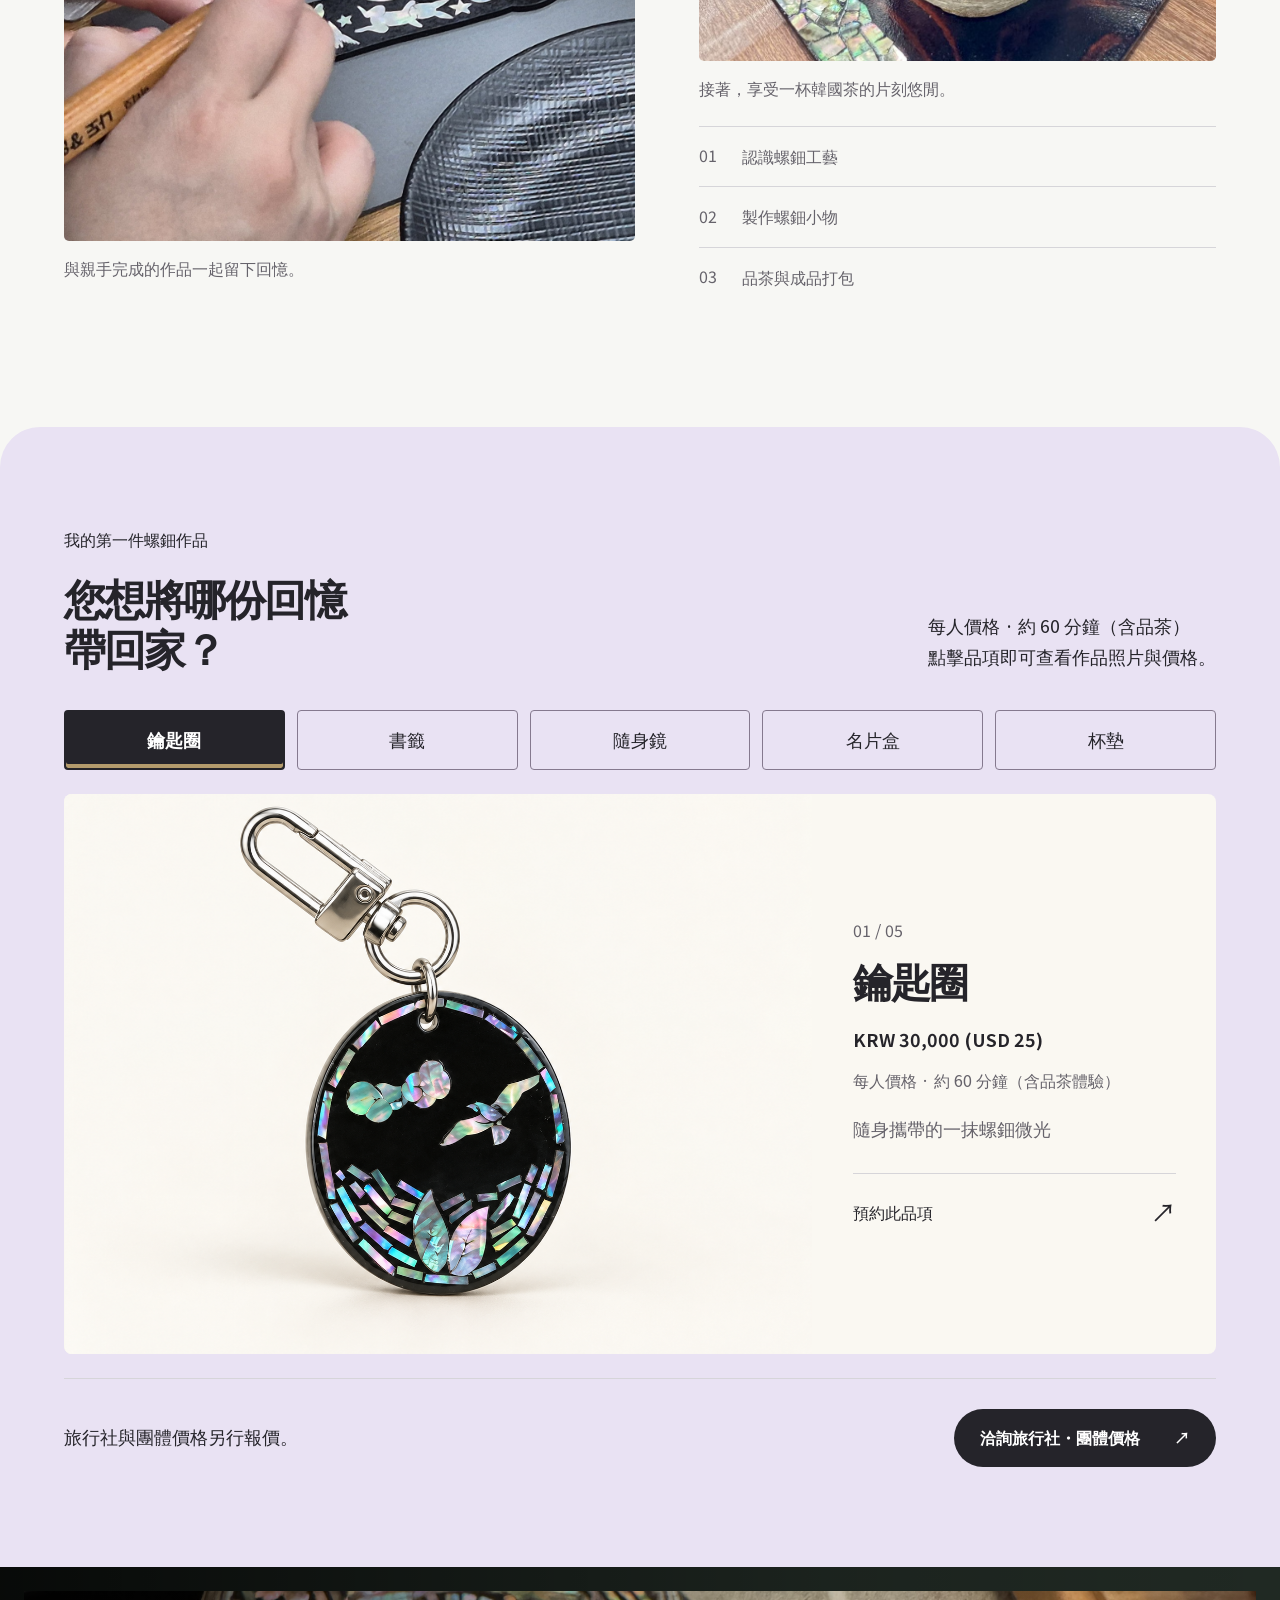
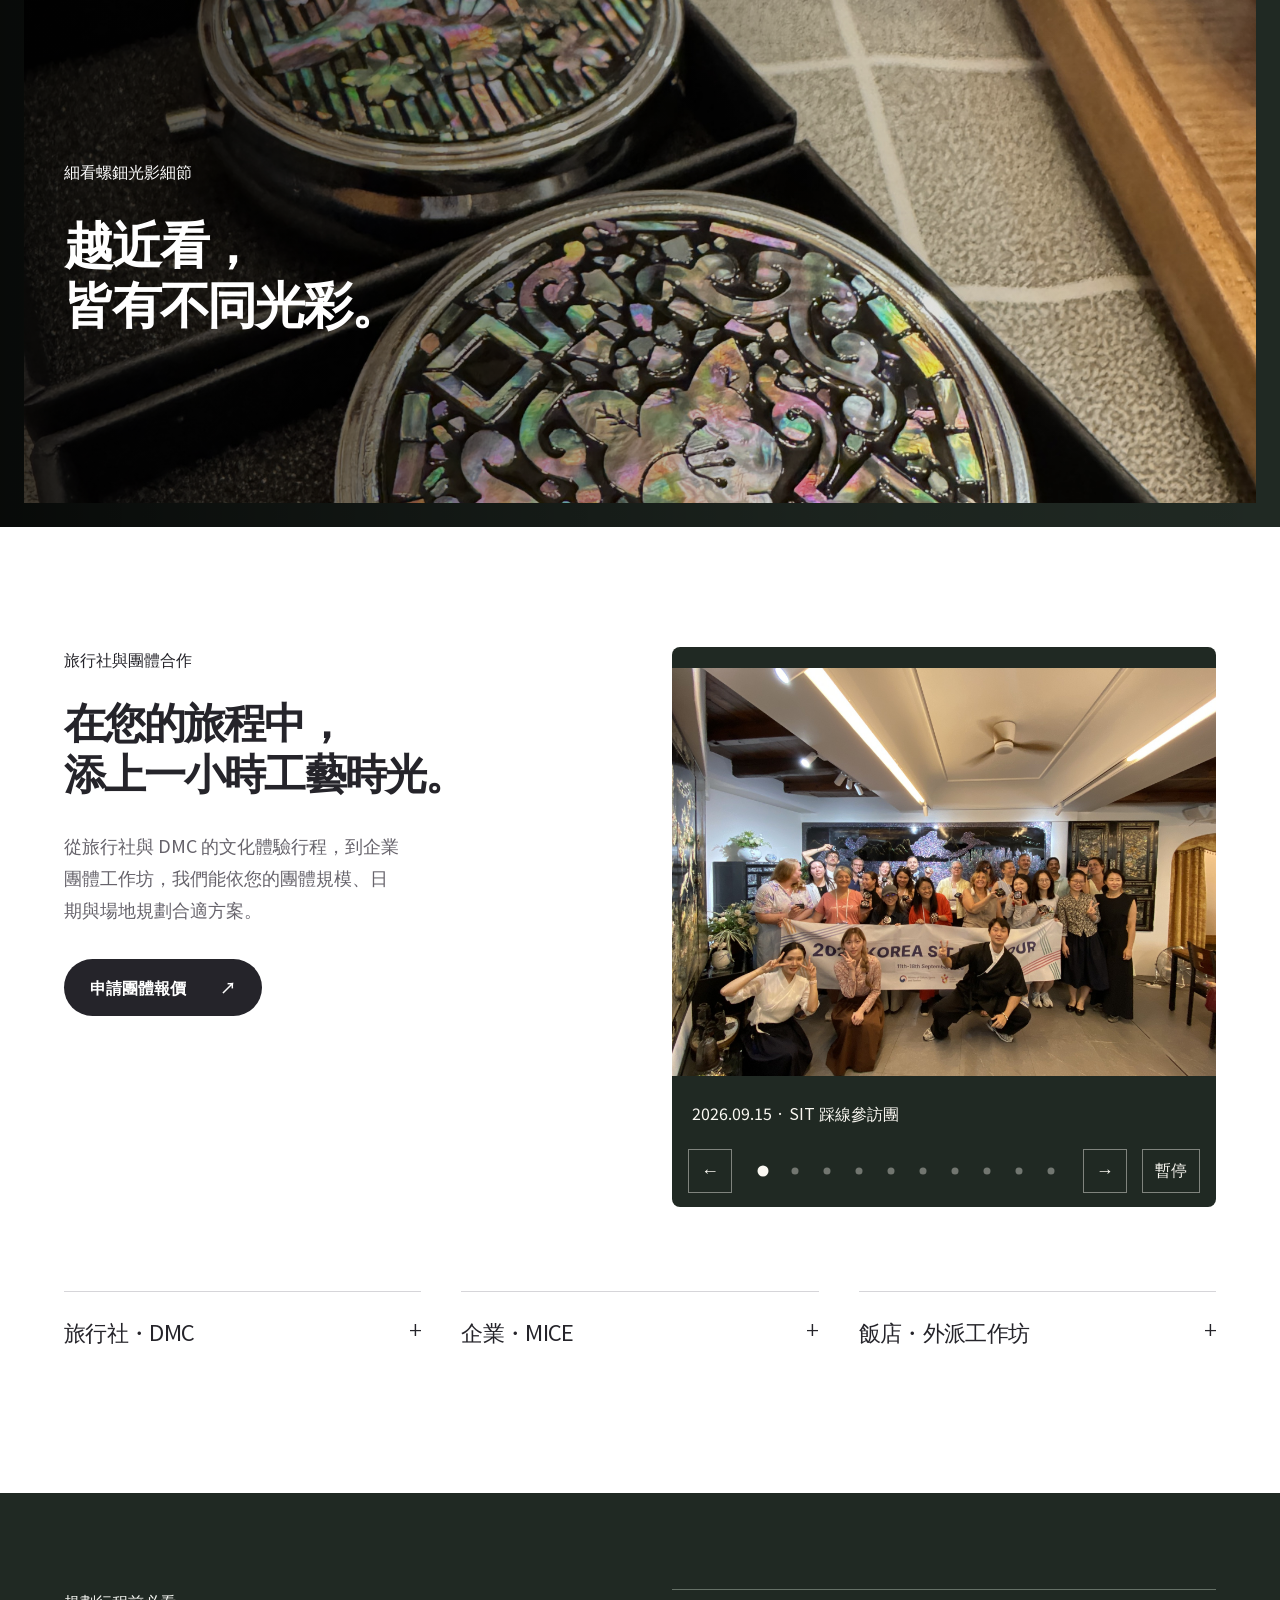
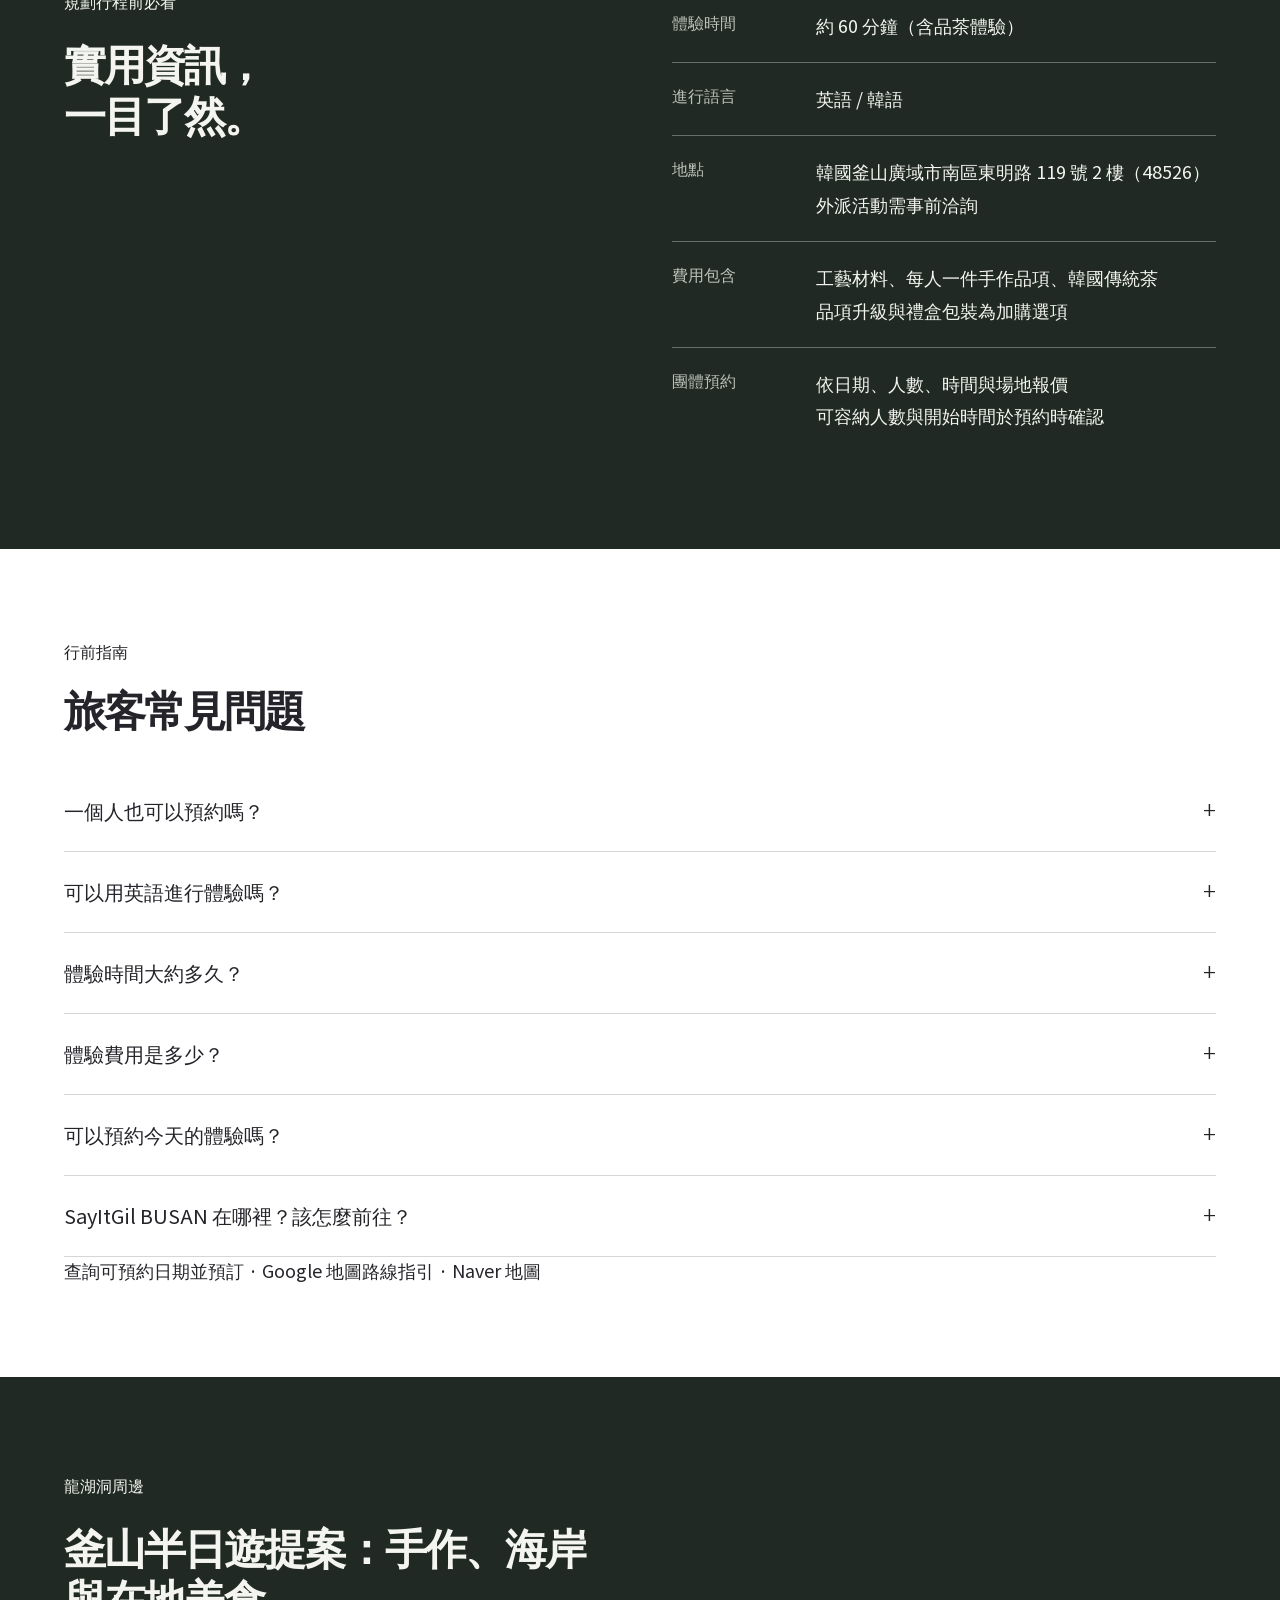
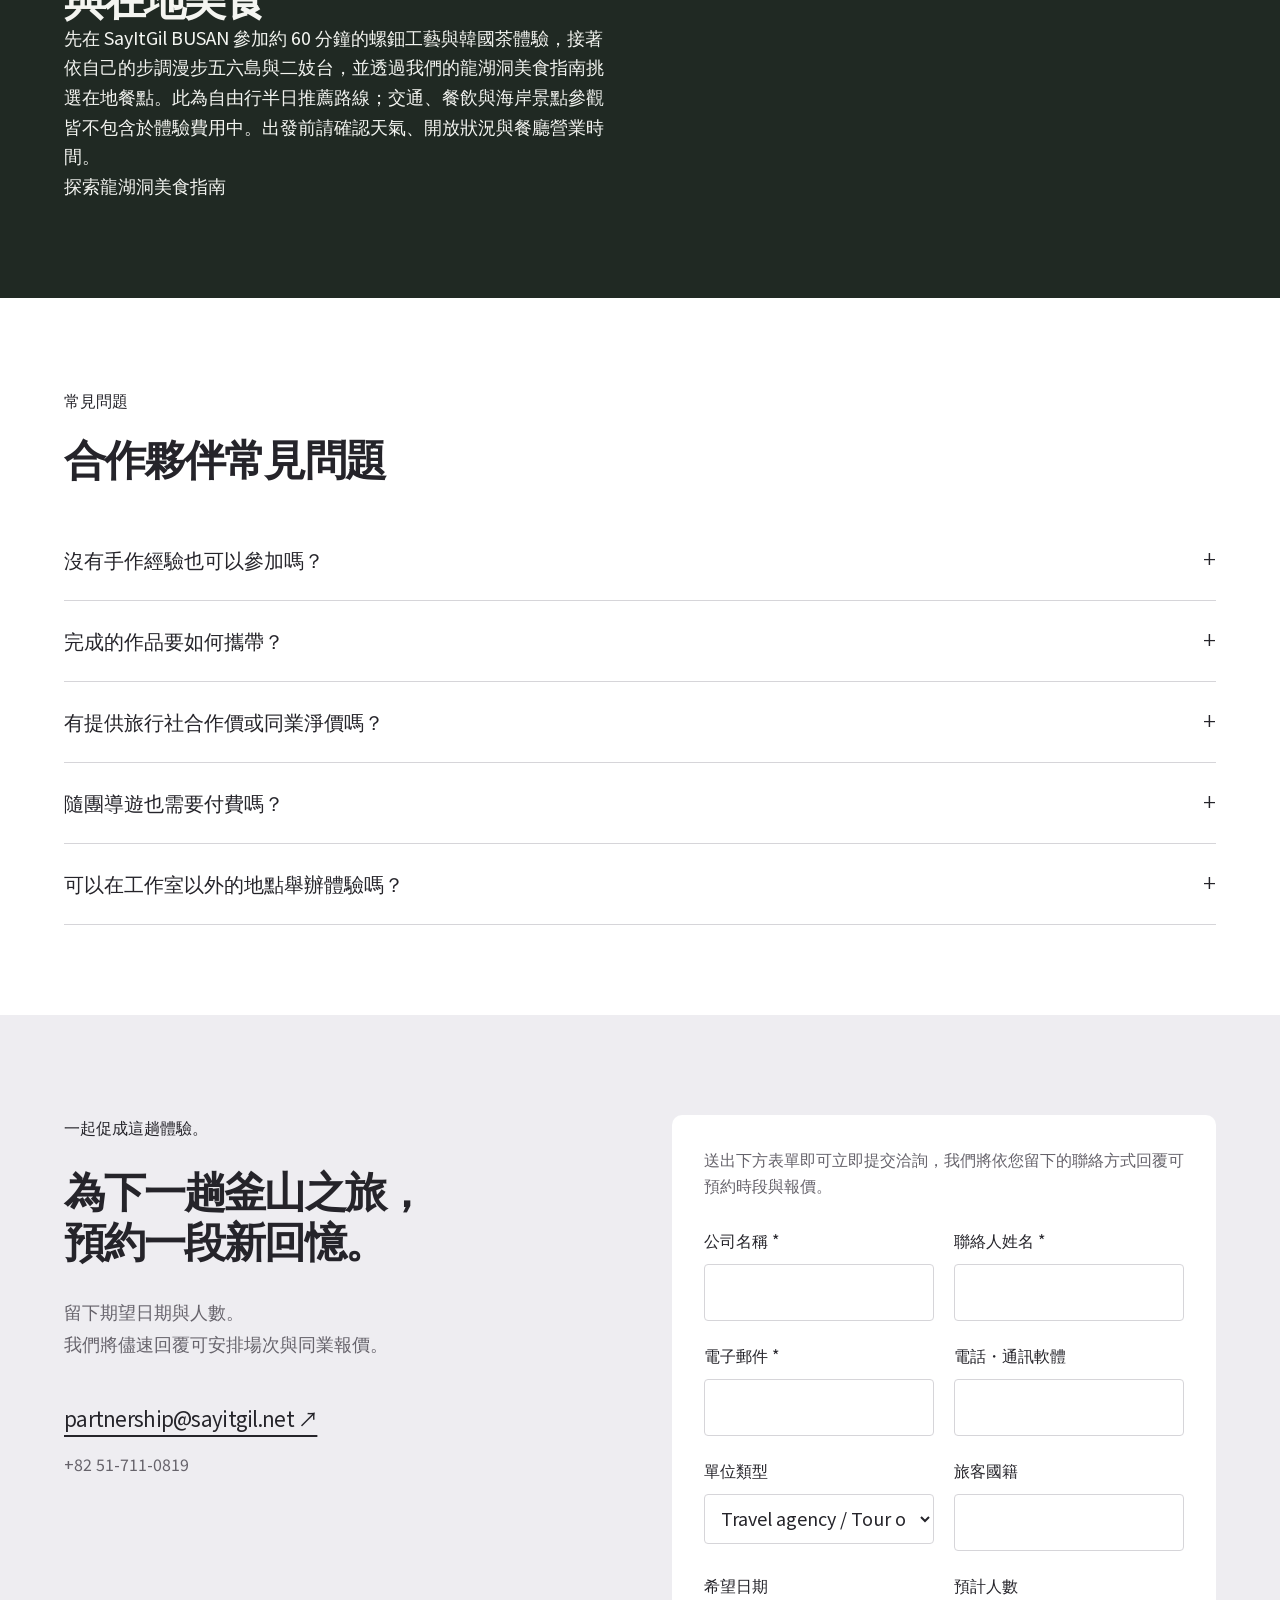
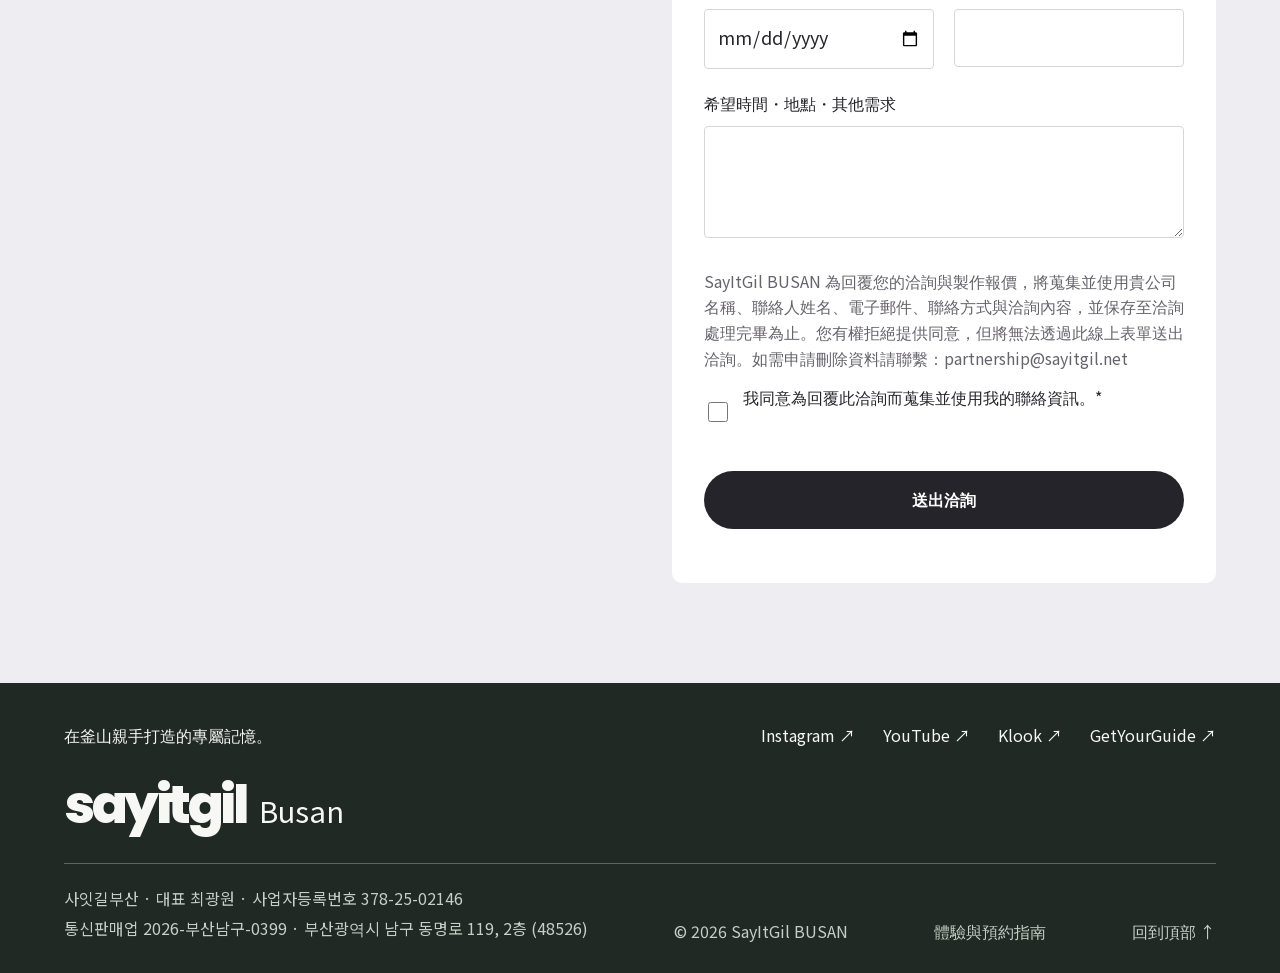
<file: zh-hant/index.html>
<!DOCTYPE html>

<html lang="zh-hant"><head><meta charset="utf-8"/><meta content="width=device-width,initial-scale=1" name="viewport"/><title>SayItGil BUSAN | 釜山螺鈿工藝與韓國茶體驗</title><meta content="在 SayItGil BUSAN 親手製作螺鈿紀念品並品味韓國茶。體驗約 60 分鐘、提供英語引導、價格與線上預約。釜山廣域市南區東明路 119 號 2 樓。" name="description"/><link href="/img/mark.png" rel="icon"/><link href="/styles.css?v=20261105-wordmark2" rel="stylesheet"/><meta content="index,follow,max-image-preview:large" name="robots"/><link href="https://www.sayitgil.net/zh-hant/" rel="canonical"/><link href="/llms.txt" rel="describedby" type="text/plain"/><link href="/experience.md" rel="alternate" title="체험 안내 / Experience guide" type="text/markdown"/><meta content="website" property="og:type"/><meta content="https://www.sayitgil.net/zh-hant/" property="og:url"/><meta content="SayItGil BUSAN | 釜山螺鈿工藝與韓國茶體驗" property="og:title"/><meta content="釜山螺鈿工藝與韓國茶體驗。約 60 分鐘，英語引導，提供個人與團體預約。" property="og:description"/><meta content="https://www.sayitgil.net/img/og-hand-mirrors.jpg" property="og:image"/><script type="application/ld+json">{"@context": "https://schema.org", "@graph": [{"@type": "LocalBusiness", "@id": "https://www.sayitgil.net/#business", "name": "사잇길부산", "alternateName": "SayItGil BUSAN", "url": "https://www.sayitgil.net/", "description": "부산 남구에서 자개 소품 만들기와 한국 차를 함께 경험하는 약 60분 공예 체험. Mother-of-pearl souvenir making and Korean tea in Nam-gu, Busan; about 60 minutes.", "telephone": "+82-51-711-0819", "email": "partnership@sayitgil.net", "image": "https://www.sayitgil.net/img/round6/experience.jpg", "address": [{"@type": "PostalAddress", "streetAddress": "동명로 119, 2층", "addressLocality": "남구", "addressRegion": "부산광역시", "postalCode": "48526", "addressCountry": "KR", "inLanguage": "ko"}, {"@type": "PostalAddress", "streetAddress": "2F, 119 Dongmyeong-ro", "addressLocality": "Nam-gu", "addressRegion": "Busan", "postalCode": "48526", "addressCountry": "South Korea", "inLanguage": "en"}], "sameAs": ["https://www.youtube.com/@sayitgil", "https://www.instagram.com/sayitgil/", "https://www.klook.com/en-US/activity/221471-busan-mother-of-pearl-craft-class-with-tea-ceremony/", "https://www.getyourguide.com/busan-l32281/busan-mother-of-pearl-craft-class-with-games-t1162229/", "https://www.kkday.com/en/product/683523", "https://www.airbnb.com/experiences/6804129", "https://www.google.com/maps?cid=4516739246951051170", "https://pcmap.place.naver.com/place/2031362333/home"], "geo": {"@type": "GeoCoordinates", "latitude": 35.1201896, "longitude": 129.1100697}, "openingHoursSpecification": [{"@type": "OpeningHoursSpecification", "dayOfWeek": ["Monday","Tuesday","Wednesday","Thursday","Friday","Saturday","Sunday"], "opens": "10:00", "closes": "18:00"}], "hasMap": "https://www.google.com/maps?cid=4516739246951051170"}, {"@type": "Service", "@id": "https://www.sayitgil.net/#craft-experience", "name": "부산 자개 공예와 다도 체험 | Busan mother-of-pearl craft and Korean tea", "serviceType": "Mother-of-pearl craft workshop", "provider": {"@id": "https://www.sayitgil.net/#business"}, "areaServed": {"@type": "City", "name": "Busan"}, "description": "약 60분, 공예 재료·1인 1소품·한국 차 포함. 한국어·영어 진행. 단체와 출장 체험은 사전 협의. About 60 minutes with materials, one item per guest and Korean tea. Korean and English. Group and off-site workshops by arrangement.", "offers": [{"@type": "Offer", "name": "자개 키링 / Mother-of-pearl keyring", "price": 30000, "priceCurrency": "KRW", "url": "https://www.sayitgil.net/booking.html", "itemOffered": {"@type": "Service", "name": "자개 키링 만들기 / Mother-of-pearl keyring workshop"}}, {"@type": "Offer", "name": "자개 책갈피 / Mother-of-pearl bookmark", "price": 30000, "priceCurrency": "KRW", "url": "https://www.sayitgil.net/booking.html", "itemOffered": {"@type": "Service", "name": "자개 책갈피 만들기 / Mother-of-pearl bookmark workshop"}}, {"@type": "Offer", "name": "자개 손거울 / Mother-of-pearl hand mirror", "price": 35000, "priceCurrency": "KRW", "url": "https://www.sayitgil.net/booking.html", "itemOffered": {"@type": "Service", "name": "자개 손거울 만들기 / Mother-of-pearl hand mirror workshop"}}, {"@type": "Offer", "name": "자개 명함케이스 / Mother-of-pearl business card case", "price": 35000, "priceCurrency": "KRW", "url": "https://www.sayitgil.net/booking.html", "itemOffered": {"@type": "Service", "name": "자개 명함케이스 만들기 / Mother-of-pearl business card case workshop"}}, {"@type": "Offer", "name": "자개 코스터 / Mother-of-pearl coaster", "price": 50000, "priceCurrency": "KRW", "url": "https://www.sayitgil.net/booking.html", "itemOffered": {"@type": "Service", "name": "자개 코스터 만들기 / Mother-of-pearl coaster workshop"}}]}, {"@type": "WebSite", "@id": "https://www.sayitgil.net/#website", "name": "사잇길부산 | SayItGil BUSAN", "url": "https://www.sayitgil.net/", "inLanguage": ["ko", "en"], "publisher": {"@id": "https://www.sayitgil.net/#business"}}]}</script><meta content="e8a9a65adebbda06eb43364115efa83b726cf22c" name="naver-site-verification"/>
<script type="application/ld+json">{"@context": "https://schema.org", "@type": "FAQPage", "@id": "https://www.sayitgil.net/en/#visitor-faq", "inLanguage": "en", "mainEntity": [{"@type": "Question", "name": "Can I book for one person?", "acceptedAnswer": {"@type": "Answer", "text": "If you are traveling solo, check the booking page for your preferred date and guest count, or contact partnership@sayitgil.net before booking. Availability for one guest must be confirmed for the selected session."}}, {"@type": "Question", "name": "Is the workshop available in English?", "acceptedAnswer": {"@type": "Answer", "text": "Yes. The workshop is offered in English and Korean."}}, {"@type": "Question", "name": "How long does the workshop take?", "acceptedAnswer": {"@type": "Answer", "text": "The workshop takes about 60 minutes, including mother-of-pearl craft and Korean tea. Materials and one finished item per guest are included."}}, {"@type": "Question", "name": "How much does the workshop cost?", "acceptedAnswer": {"@type": "Answer", "text": "Prices per guest are KRW 30,000 for a keyring or bookmark, KRW 35,000 for a hand mirror or business card case, and KRW 50,000 for a coaster. These prices include the approximately 60-minute workshop and Korean tea. Confirm the final price when booking; group rates are quoted separately."}}, {"@type": "Question", "name": "Can I book a workshop for today?", "acceptedAnswer": {"@type": "Answer", "text": "For same-day availability, email partnership@sayitgil.net before visiting the studio."}}, {"@type": "Question", "name": "Where is SayItGil BUSAN and how do I get there?", "acceptedAnswer": {"@type": "Answer", "text": "Visit us at 2F, 119 Dongmyeong-ro, Nam-gu, Busan, South Korea (48526). Search for SayItGil BUSAN on Google Maps or Naver Map and use the map directions from your starting point. The ground-floor sign says “해달” (Haedal); take the stairs to our workshop on the second floor."}}]}</script><link href="/i18n/language.css" rel="stylesheet"/><script src="/i18n/catalogs.js"></script><script src="/i18n/language.js"></script><link href="https://www.sayitgil.net/" hreflang="ko" rel="alternate"/><link href="https://www.sayitgil.net/en/" hreflang="en" rel="alternate"/><link href="https://www.sayitgil.net/ja/" hreflang="ja" rel="alternate"/><link href="https://www.sayitgil.net/zh-hant/" hreflang="zh-hant" rel="alternate"/><link href="https://www.sayitgil.net/zh-hans/" hreflang="zh-hans" rel="alternate"/><link href="https://www.sayitgil.net/fr/" hreflang="fr" rel="alternate"/></head><body>
<a class="skip" href="#experience"><span data-lang="ko">본문으로 이동</span><span data-lang="en">跳至主要內容</span></a>
<main id="top">
<section aria-label="釜山韓國螺鈿工藝體驗" class="hero"><header class="site-header"><a class="brand" href="#top"><img alt="사잇길부산" height="38" src="/img/mark.png" width="38"/><span>sayitgil<span class="brand-location">Busan</span></span></a><button aria-controls="navigation" aria-expanded="false" class="menu-toggle"><span data-lang="ko">메뉴</span><span data-lang="en">選單</span></button><nav aria-label="主選單" class="nav-links" id="navigation"><a href="#experience"><span data-lang="ko">체험</span><span data-lang="en">體驗介紹</span></a><a href="#collection"><span data-lang="ko">만들 수 있는 것</span><span data-lang="en">可製作項目</span></a><a href="#partners"><span data-lang="ko">단체·파트너</span><span data-lang="en">團體・合作夥伴</span></a><a class="nav-food-guide" href="https://partnership-sayitgil.github.io/yongho-food-guide/" rel="noopener noreferrer" target="_blank"><span data-lang="ko">용호동 맛집</span><span data-lang="en">龍湖洞美食</span></a><a class="direct-booking" href="/booking.html?lang=en"><span data-lang="ko">체험 예약</span><span data-lang="en">預約體驗</span></a><a class="nav-inquiry" href="#inquiry"><span data-lang="ko">단체 견적 문의</span><span data-lang="en">團體報價洽詢</span> <span aria-hidden="true">↗</span></a></nav><nav aria-label="語言" class="language-nav"></nav></header><div class="hero-media"><img alt="자개 소품을 직접 만드는 손작업 장면" fetchpriority="high" height="900" src="/img/hero-poster-new.jpg" width="1600"/><video aria-hidden="true" id="hero-video" loop="" muted="" playsinline="" poster="/img/hero-poster-new.jpg" preload="none"><source src="/img/hero-film-new.mp4" type="video/mp4"/></video></div><div class="hero-shade"></div><div class="hero-content"><p class="hero-label"><span data-lang="ko">한국의 자개, 나만의 부산.</span><span data-lang="en">韓國傳統螺鈿，專屬你的釜山。</span></p><h1><span data-lang="ko">부산을<br/><span class="second-line">손끝에 담다.</span></span><span data-lang="en">把釜山的光彩，<br/><span class="second-line">帶回家。</span></span></h1><div class="hero-bottom"><div><p><span data-lang="ko">자개 소품 만들기와 한국 차 한 잔.<br/>여행의 한 시간을, 가져갈 수 있는 기억으로.</span><span data-lang="en">螺鈿小物手作與一杯韓國茶。<br/>將旅程中的一小時，化為能帶回家的紀念。</span></p><a class="btn btn-light" href="/booking.html?lang=en"><span data-lang="ko">체험 예약하기</span><span data-lang="en">立即預約體驗</span> <span aria-hidden="true">↗</span></a></div><div class="hero-controls"><span><span data-lang="ko">부산 남구 · 영어 / 한국어</span><span data-lang="en">釜山南區 · 英語 / 韓語</span></span><button aria-label="播放影片" id="film-toggle" type="button"><span data-lang="ko">영상 재생</span><span data-lang="en">播放影片</span> <span aria-hidden="true">▶</span></button></div></div></div><a aria-label="了解更多" class="hero-scroll" href="#experience">↓</a></section>
<section class="experience" id="experience"><div class="section-top"><span class="kicker"><span data-lang="ko">공예와 다도, 약 60분</span><span data-lang="en">工藝手作與品茶 · 約 60 分鐘</span></span><span class="mini">在此親手製作，長伴左右。</span></div><div class="statement"><h2><span data-lang="ko">구경하는 여행에서,<br/>직접 만드는 여행으로.</span><span data-lang="en">少一點走馬看花，<br/>多一點親手體驗。</span></h2><p><span data-lang="ko">조개에서 온 빛을 골라 나만의 소품을 꾸밉니다. 마감이 마르는 동안 한국 차를 즐기고, 완성한 작품은 여행의 기억으로 가져갑니다.</span><span data-lang="en">挑選閃耀光澤的螺鈿貝殼片，創作專屬自己的圖案。等待表面塗層乾燥的同時品嚐韓國傳統茶，最後將親手完成的作品帶回家作為釜山紀念。</span></p></div><div class="experience-grid"><figure class="making-photo"><img alt="雙手將螺鈿貝片拼貼於書籤上的製作畫面" height="1500" loading="lazy" src="/img/round6/experience.jpg" width="2000"/><figcaption><span data-lang="ko">직접 만든 작품과 남기는 기억.</span><span data-lang="en">與親手完成的作品一起留下回憶。</span></figcaption></figure><div class="tea-story"><figure><img alt="자개 받침 위에 놓인 한국 차" class="" height="1400" loading="lazy" src="/img/tea.jpg" width="1050"/><figcaption><span data-lang="ko">그리고, 차 한 잔의 여유.</span><span data-lang="en">接著，享受一杯韓國茶的片刻悠閒。</span></figcaption></figure><div class="process"><div><span>01</span><p><span data-lang="ko">나전 이야기</span><span data-lang="en">認識螺鈿工藝</span></p></div><div><span>02</span><p><span data-lang="ko">자개 소품 만들기</span><span data-lang="en">製作螺鈿小物</span></p></div><div><span>03</span><p><span data-lang="ko">다도와 작품 포장</span><span data-lang="en">品茶與成品打包</span></p></div></div></div></div></section>
<section class="collection" id="collection"><div class="collection-head"><div><p class="kicker"><span data-lang="ko">나의 첫 자개 소품</span><span data-lang="en">我的第一件螺鈿作品</span></p><h2><span data-lang="ko">어떤 기억을<br/>가져갈까요?</span><span data-lang="en">您想將哪份回憶<br/>帶回家？</span></h2></div><p class="collection-intro"><span data-lang="ko">개인 1인 기준 · 약 60분, 다도 포함<br/>품목을 눌러 사진과 가격을 살펴보세요.</span><span data-lang="en">每人價格 · 約 60 分鐘（含品茶）<br/>點擊品項即可查看作品照片與價格。</span></p></div><div aria-label="手作品項" class="product-tabs" role="tablist"><button aria-controls="panel-keyring" aria-selected="true" data-product="keyring" id="tab-keyring" role="tab" tabindex="0" type="button"><span data-lang="ko">키링</span><span data-lang="en">鑰匙圈</span></button><button aria-controls="panel-bookmark" aria-selected="false" data-product="bookmark" id="tab-bookmark" role="tab" tabindex="-1" type="button"><span data-lang="ko">책갈피</span><span data-lang="en">書籤</span></button><button aria-controls="panel-mirror" aria-selected="false" data-product="mirror" id="tab-mirror" role="tab" tabindex="-1" type="button"><span data-lang="ko">손거울</span><span data-lang="en">隨身鏡</span></button><button aria-controls="panel-case" aria-selected="false" data-product="case" id="tab-case" role="tab" tabindex="-1" type="button"><span data-lang="ko">명함케이스</span><span data-lang="en">名片盒</span></button><button aria-controls="panel-coaster" aria-selected="false" data-product="coaster" id="tab-coaster" role="tab" tabindex="-1" type="button"><span data-lang="ko">코스터</span><span data-lang="en">杯墊</span></button></div><div class="product-stage"><div aria-labelledby="tab-keyring" class="product-panel" id="panel-keyring" role="tabpanel"><figure><img alt="鑰匙圈 — 實際螺鈿作品" height="1086" loading="lazy" src="/img/products-retouched/keyring.png" width="1448"/></figure><div class="product-copy"><span class="product-index">01 / 05</span><h3><span data-lang="ko">키링</span><span data-lang="en">鑰匙圈</span></h3><p class="product-price"><span data-lang="ko">30,000원 (USD 25)</span><span data-lang="en">KRW 30,000 (USD 25)</span></p><p class="product-duration"><span data-lang="ko">개인 1인 기준 · 약 60분, 다도 포함</span><span data-lang="en">每人價格 · 約 60 分鐘（含品茶體驗）</span></p><p><span data-lang="ko">가방과 열쇠에 더하는 자개의 빛</span><span data-lang="en">隨身攜帶的一抹螺鈿微光</span></p><a class="round-link" href="/booking.html?lang=en"><span data-lang="ko">이 소품 예약하기</span><span data-lang="en">預約此品項</span> <span aria-hidden="true">↗</span></a></div></div><div aria-labelledby="tab-bookmark" class="product-panel" hidden="" id="panel-bookmark" role="tabpanel"><figure><img alt="書籤 — 實際螺鈿作品" height="1086" loading="lazy" src="/img/products-retouched/bookmark.png" width="1448"/></figure><div class="product-copy"><span class="product-index">02 / 05</span><h3><span data-lang="ko">책갈피</span><span data-lang="en">書籤</span></h3><p class="product-price"><span data-lang="ko">30,000원 (USD 25)</span><span data-lang="en">KRW 30,000 (USD 25)</span></p><p class="product-duration"><span data-lang="ko">개인 1인 기준 · 약 60분, 다도 포함</span><span data-lang="en">每人價格 · 約 60 分鐘（含品茶體驗）</span></p><p><span data-lang="ko">책 사이에 간직하는 부산의 기억</span><span data-lang="en">夾在書頁間的釜山記憶</span></p><a class="round-link" href="/booking.html?lang=en"><span data-lang="ko">이 소품 예약하기</span><span data-lang="en">預約此品項</span> <span aria-hidden="true">↗</span></a></div></div><div aria-labelledby="tab-mirror" class="product-panel" hidden="" id="panel-mirror" role="tabpanel"><figure><img alt="隨身鏡 — 實際螺鈿作品" height="1086" loading="lazy" src="/img/products-retouched/mirror.png" width="1448"/></figure><div class="product-copy"><span class="product-index">03 / 05</span><h3><span data-lang="ko">손거울</span><span data-lang="en">隨身鏡</span></h3><p class="product-price"><span data-lang="ko">35,000원 (USD 29)</span><span data-lang="en">KRW 35,000 (USD 29)</span></p><p class="product-duration"><span data-lang="ko">개인 1인 기준 · 약 60분, 다도 포함</span><span data-lang="en">每人價格 · 約 60 分鐘（含品茶體驗）</span></p><p><span data-lang="ko">매일 꺼내 보는 나만의 문양</span><span data-lang="en">融入日常的專屬貝殼紋樣</span></p><a class="round-link" href="/booking.html?lang=en"><span data-lang="ko">이 소품 예약하기</span><span data-lang="en">預約此品項</span> <span aria-hidden="true">↗</span></a></div></div><div aria-labelledby="tab-case" class="product-panel" hidden="" id="panel-case" role="tabpanel"><figure><img alt="名片盒 — 實際螺鈿作品" height="1086" loading="lazy" src="/img/products-retouched/case.png" width="1448"/></figure><div class="product-copy"><span class="product-index">04 / 05</span><h3><span data-lang="ko">명함케이스</span><span data-lang="en">名片盒</span></h3><p class="product-price"><span data-lang="ko">35,000원 (USD 29)</span><span data-lang="en">KRW 35,000 (USD 29)</span></p><p class="product-duration"><span data-lang="ko">개인 1인 기준 · 약 60분, 다도 포함</span><span data-lang="en">每人價格 · 約 60 分鐘（含品茶體驗）</span></p><p><span data-lang="ko">손안에서 빛나는 부산의 기억</span><span data-lang="en">握在掌心的釜山記憶</span></p><a class="round-link" href="/booking.html?lang=en"><span data-lang="ko">이 소품 예약하기</span><span data-lang="en">預約此品項</span> <span aria-hidden="true">↗</span></a></div></div><div aria-labelledby="tab-coaster" class="product-panel" hidden="" id="panel-coaster" role="tabpanel"><figure><img alt="杯墊 — 實際螺鈿作品" height="1086" loading="lazy" src="/img/products-retouched/coaster.png" width="1448"/></figure><div class="product-copy"><span class="product-index">05 / 05</span><h3><span data-lang="ko">코스터</span><span data-lang="en">杯墊</span></h3><p class="product-price"><span data-lang="ko">50,000원 (USD 41)</span><span data-lang="en">KRW 50,000 (USD 41)</span></p><p class="product-duration"><span data-lang="ko">개인 1인 기준 · 약 60분, 다도 포함</span><span data-lang="en">每人價格 · 約 60 分鐘（含品茶體驗）</span></p><p><span data-lang="ko">차 한 잔과 함께 빛나는 자개</span><span data-lang="en">陪伴品茶時光的螺鈿杯墊</span></p><a class="round-link" href="/booking.html?lang=en"><span data-lang="ko">이 소품 예약하기</span><span data-lang="en">預約此品項</span> <span aria-hidden="true">↗</span></a></div></div></div><div class="group-pricing"><p><span data-lang="ko">여행사·단체 가격은 별도 문의</span><span data-lang="en">旅行社與團體價格另行報價。</span></p><a class="btn btn-dark" href="#inquiry"><span data-lang="ko">여행사·단체 가격 문의</span><span data-lang="en">洽詢旅行社・團體價格</span> ↗</a></div></section>
<section aria-label="近距離欣賞螺鈿貝片光澤與紋樣" class="material-study"><img alt="자개 조각의 반사광과 문양을 가까이 본 실제 작품 디테일" height="1701" loading="lazy" sizes="100vw" src="/img/round3/texture-1600.jpg" srcset="/img/round3/texture-1600.jpg 1600w, /img/round3/texture-3024.jpg 3024w" width="3024"/><div><p class="kicker"><span data-lang="ko">자개 작품의 디테일</span><span data-lang="en">細看螺鈿光影細節</span></p><h2><span data-lang="ko">가까이 볼수록,<br/>다른 빛.</span><span data-lang="en">越近看，<br/>皆有不同光彩。</span></h2></div></section><section class="partners" id="partners"><div class="partner-intro"><p class="kicker"><span data-lang="ko">함께 만드는 부산 일정</span><span data-lang="en">旅行社與團體合作</span></p><h2><span data-lang="ko">당신의 일정에,<br/>우리의 한 시간.</span><span data-lang="en">在您的旅程中，<br/>添上一小時工藝時光。</span></h2><p><span data-lang="ko">여행사·DMC의 문화 체험부터 기업 워크숍까지. 인원과 날짜, 장소에 맞춰 운영안을 제안합니다.</span><span data-lang="en">從旅行社與 DMC 的文化體驗行程，到企業團體工作坊，我們能依您的團體規模、日期與場地規劃合適方案。</span></p><a class="btn btn-dark" href="#inquiry"><span data-lang="ko">단체 견적 문의</span><span data-lang="en">申請團體報價</span> ↗</a></div><div aria-label="實際團體體驗紀錄" aria-roledescription="carousel" class="guest-photo experience-carousel partner-carousel" role="region" tabindex="0"><figure class="slide" data-slide="0"><img alt="2026.09.15 · SIT 踩線參訪團" height="1500" loading="lazy" src="/img/round6/sit-group.jpg" width="2000"/><figcaption><span data-lang="ko">2026.09.15 · SIT 팸투어</span><span data-lang="en">2026.09.15 · SIT 踩線參訪團</span></figcaption></figure><figure class="slide" data-slide="1" hidden=""><img alt="共同完成的釜山記憶" height="540" loading="lazy" src="/img/round4/group-1.jpg" width="960"/><figcaption><span data-lang="ko">함께 완성한 부산의 기억</span><span data-lang="en">共同完成的釜山記憶</span></figcaption></figure><figure class="slide" data-slide="2" hidden=""><img alt="與親手完成的作品合影" height="1350" loading="lazy" src="/img/round4/group-2.jpg" width="1800"/><figcaption><span data-lang="ko">완성한 작품과 함께</span><span data-lang="en">與親手完成的作品合影</span></figcaption></figure><figure class="slide" data-slide="3" hidden=""><img alt="全家人一起完成的旅行回憶" height="1800" loading="lazy" src="/img/round4/group-3.jpg" width="1350"/><figcaption><span data-lang="ko">가족이 함께 만든 여행의 기억</span><span data-lang="en">全家人一起完成的旅行回憶</span></figcaption></figure><figure class="slide" data-slide="4" hidden=""><img alt="韓國食品醫藥品安全處外派團體體驗" height="1500" loading="lazy" src="/img/round6/mfds.jpg" width="2000"/><figcaption><span data-lang="ko">식품의약품안전처 출장 강의</span><span data-lang="en">韓國食品醫藥品安全處外派團體體驗</span></figcaption></figure><figure class="slide" data-slide="5" hidden=""><img alt="與江甫 金律顯老師合影" height="1350" loading="lazy" src="/img/round4/group-5.jpg" width="1800"/><figcaption><span data-lang="ko">강보 김율현 선생님과 함께</span><span data-lang="en">與江甫 金律顯老師合影</span></figcaption></figure><figure class="slide" data-slide="6" hidden=""><img alt="廣安里市民螺鈿工藝體驗活動" height="1800" loading="lazy" src="/img/round6/gwangalli-making.jpg" width="1440"/><figcaption><span data-lang="ko">광안리 시민 참여 나전 체험</span><span data-lang="en">廣安里市民螺鈿工藝體驗活動</span></figcaption></figure><figure class="slide" data-slide="7" hidden=""><img alt="SIT 踩線團 · 完成的螺鈿作品" height="2000" loading="lazy" src="/img/round6/sit-display.jpg" width="1500"/><figcaption><span data-lang="ko">SIT 팸투어 · 완성한 자개 작품</span><span data-lang="en">SIT 踩線團 · 完成的螺鈿作品</span></figcaption></figure><figure class="slide" data-slide="8" hidden=""><img alt="SIT 踩線團 · 螺鈿製作過程" height="2000" loading="lazy" src="/img/round6/sit-making.jpg" width="1500"/><figcaption><span data-lang="ko">SIT 팸투어 · 손끝으로 만드는 자개</span><span data-lang="en">SIT 踩線團 · 螺鈿製作過程</span></figcaption></figure><figure class="slide" data-slide="9" hidden=""><img alt="SIT 踩線團 · 打造專屬圖紋" height="2000" loading="lazy" src="/img/round6/sit-detail.jpg" width="1500"/><figcaption><span data-lang="ko">SIT 팸투어 · 나만의 무늬를 담다</span><span data-lang="en">SIT 踩線團 · 打造專屬圖紋</span></figcaption></figure><div class="carousel-controls"><button aria-label="上一張照片" class="carousel-prev" type="button">←</button><div class="carousel-dots"><button aria-current="true" aria-label="第 1 張照片（共 10 張）" data-slide-to="0" type="button"></button><button aria-current="false" aria-label="第 2 張照片（共 10 張）" data-slide-to="1" type="button"></button><button aria-current="false" aria-label="第 3 張照片（共 10 張）" data-slide-to="2" type="button"></button><button aria-current="false" aria-label="第 4 張照片（共 10 張）" data-slide-to="3" type="button"></button><button aria-current="false" aria-label="第 5 張照片（共 10 張）" data-slide-to="4" type="button"></button><button aria-current="false" aria-label="第 6 張照片（共 10 張）" data-slide-to="5" type="button"></button><button aria-current="false" aria-label="第 7 張照片（共 10 張）" data-slide-to="6" type="button"></button><button aria-current="false" aria-label="第 8 張照片（共 10 張）" data-slide-to="7" type="button"></button><button aria-current="false" aria-label="第 9 張照片（共 10 張）" data-slide-to="8" type="button"></button><button aria-current="false" aria-label="第 10 張照片（共 10 張）" data-slide-to="9" type="button"></button></div><button aria-label="下一張照片" class="carousel-next" type="button">→</button><button aria-pressed="false" class="carousel-pause" type="button"><span data-lang="ko">멈춤</span><span data-lang="en">暫停</span></button></div></div><div class="partner-formats"><details><summary><span data-lang="ko">여행사 · DMC</span><span data-lang="en">旅行社・DMC</span></summary><p><span data-lang="ko">패키지·개별 투어의 문화 체험 일정. 단체별 시작 시간과 파트너 요금은 견적 시 안내합니다. 동행 가이드의 동행료는 무료이며 작품 제작 조건은 별도 확인합니다.</span><span data-lang="en">適合團體旅遊與私人包團的文化體驗站點。各團開始時間與同業價格將於報價中確認。隨團導遊免陪同費；實際手作參與條件另行確認。</span></p></details><details><summary><span data-lang="ko">기업 · MICE</span><span data-lang="en">企業・MICE</span></summary><p><span data-lang="ko">인센티브 투어와 워크숍을 위한 팀 모자이크 프로그램. 작품 크기·테마·시간과 진행 장소를 사전에 협의합니다.</span><span data-lang="en">專為企業獎勵旅遊與團隊工作坊設計的螺鈿馬賽克共創方案。作品尺寸、主題、時間與場地皆可事前協調。</span></p></details><details><summary><span data-lang="ko">호텔 · 출장 워크숍</span><span data-lang="en">飯店・外派工作坊</span></summary><p><span data-lang="ko">외부 장소의 단체 체험은 인원·날짜·장소 조건에 따라 협의합니다. 공간 준비사항과 진행 인력은 견적 시 확정합니다.</span><span data-lang="en">可依需求安排外派團體體驗，場地佈置與工作人員配置將於報價時確認。</span></p></details></div></section>
<section class="practical" id="details"><div><p class="kicker"><span data-lang="ko">일정에 넣기 전 확인</span><span data-lang="en">規劃行程前必看</span></p><h2><span data-lang="ko">필요한 정보만,<br/>한눈에.</span><span data-lang="en">實用資訊，<br/>一目了然。</span></h2></div><dl><div><dt><span data-lang="ko">소요 시간</span><span data-lang="en">體驗時間</span></dt><dd><span data-lang="ko">약 60분 · 다도 포함</span><span data-lang="en">約 60 分鐘（含品茶體驗）</span></dd></div><div><dt><span data-lang="ko">진행 언어</span><span data-lang="en">進行語言</span></dt><dd><span data-lang="ko">영어 / 한국어</span><span data-lang="en">英語 / 韓語</span></dd></div><div><dt><span data-lang="ko">장소</span><span data-lang="en">地點</span></dt><dd><span data-lang="ko">부산광역시 남구 동명로 119, 2층 (48526)<br/>출장은 사전 협의</span><span data-lang="en">韓國釜山廣域市南區東明路 119 號 2 樓（48526）<br/>外派活動需事前洽詢</span></dd></div><div><dt><span data-lang="ko">포함 사항</span><span data-lang="en">費用包含</span></dt><dd><span data-lang="ko">공예 재료 · 1인 1소품 · 한국 차<br/>업그레이드·선물포장은 선택 옵션</span><span data-lang="en">工藝材料、每人一件手作品項、韓國傳統茶<br/>品項升級與禮盒包裝為加購選項</span></dd></div><div><dt><span data-lang="ko">단체 예약</span><span data-lang="en">團體預約</span></dt><dd><span data-lang="ko">날짜·인원·시간·장소를 기준으로 견적<br/>정원과 시작 시간은 예약 시 확정</span><span data-lang="en">依日期、人數、時間與場地報價<br/>可容納人數與開始時間於預約時確認</span></dd></div></dl></section>
<section class="faq" id="visitor-faq"><div class="wrap"><p class="kicker">行前指南</p><div class="section-head"><h2>旅客常見問題</h2></div><details><summary>一個人也可以預約嗎？</summary><p>若您為一人獨旅，請先至預約頁面選擇期望日期與人數確認名額，或於預約前來信至 partnership@sayitgil.net。單人預約須視該場次開班狀況確認。</p></details><details><summary>可以用英語進行體驗嗎？</summary><p>是的，體驗提供英語與韓語進行。</p></details><details><summary>體驗時間大約多久？</summary><p>體驗包含螺鈿工藝製作與韓國茶，全程約 60 分鐘，費用已含材料與每人一件完成品。</p></details><details><summary>體驗費用是多少？</summary><p>每人體驗費用為鑰匙圈或書籤 KRW 30,000、隨身鏡或名片盒 KRW 35,000、杯墊 KRW 50,000，皆包含約 60 分鐘課程與韓國傳統茶。預約時請確認最終金額；團體費用另行報價。</p></details><details><summary>可以預約今天的體驗嗎？</summary><p>當日體驗請於到訪前以電郵向 partnership@sayitgil.net 查詢。</p></details><details><summary>SayItGil BUSAN 在哪裡？該怎麼前往？</summary><p>地址為韓國釜山廣域市南區東明路 119 號 2 樓（48526）。請在 Google 地圖或 Naver 地圖搜尋「SayItGil BUSAN」，並依您的出發地規劃路線。1 樓可見「해달」（Haedal）招牌，從樓梯上 2 樓即可抵達工作室。</p></details><p><a href="/booking.html?lang=en">查詢可預約日期並預訂</a> · <a href="https://www.google.com/maps?cid=4516739246951051170">Google 地圖路線指引</a> · <a href="https://pcmap.place.naver.com/place/2031362333/home">Naver 地圖</a></p></div></section><section class="practical" id="half-day"><div class="wrap"><p class="kicker">龍湖洞周邊</p><div class="section-head"><h2>釜山半日遊提案：手作、海岸與在地美食</h2></div><p>先在 SayItGil BUSAN 參加約 60 分鐘的螺鈿工藝與韓國茶體驗，接著依自己的步調漫步五六島與二妓台，並透過我們的龍湖洞美食指南挑選在地餐點。此為自由行半日推薦路線；交通、餐飲與海岸景點參觀皆不包含於體驗費用中。出發前請確認天氣、開放狀況與餐廳營業時間。</p><p><a href="https://partnership-sayitgil.github.io/yongho-food-guide/">探索龍湖洞美食指南</a></p></div></section><section class="faq" id="faq">
<div class="wrap">
<p class="kicker">常見問題</p>
<div class="section-head"><h2><span data-lang="en">合作夥伴常見問題</span><span data-lang="ko">자주 묻는 질문</span></h2></div>
<details><summary><span data-lang="en">沒有手作經驗也可以參加嗎？</span><span data-lang="ko">공예 경험이 없어도 되나요?</span></summary><p><span data-lang="en">不需要，課程專為第一次接觸手作的初學者設計。</span><span data-lang="ko">필요 없습니다. 처음 해 보는 분을 기준으로 진행합니다.</span></p></details>
<details><summary><span data-lang="en">完成的作品要如何攜帶？</span><span data-lang="ko">완성품은 어떻게 가져가나요?</span></summary><p><span data-lang="en">參加者可將完成的作品帶回家。包裝選項於預約時確認；搭機攜帶規範請確認所搭乘航空公司之行李規定。</span><span data-lang="ko">완성한 소품을 가져갑니다. 포장 옵션은 예약 시 확인하며, 항공 운반은 이용 항공사의 수하물 규정을 확인합니다.</span></p></details>
<details><summary><span data-lang="en">有提供旅行社合作價或同業淨價嗎？</span><span data-lang="ko">여행사 요금이 따로 있나요?</span></summary><p><span data-lang="en">我們會依照活動內容、團體人數與場地提供同業合作報價。品項升級與包裝選項將於報價單中分項列明。</span><span data-lang="ko">프로그램·인원·장소에 맞춰 파트너 견적을 안내합니다. 품목 업그레이드와 포장 옵션은 견적서에 구분해 명시합니다.</span></p></details>
<details><summary><span data-lang="en">隨團導遊也需要付費嗎？</span><span data-lang="ko">가이드도 요금이 있나요?</span></summary><p><span data-lang="en">隨團導遊免收陪同費。若需參與製作或領取材料，將於報價單中另行註明。</span><span data-lang="ko">동행 가이드의 동행료는 무료입니다. 작품 제작과 재료 제공 조건은 견적서에 명시합니다.</span></p></details>
<details><summary><span data-lang="en">可以在工作室以外的地點舉辦體驗嗎？</span><span data-lang="ko">매장 밖에서도 진행할 수 있나요?</span></summary><p><span data-lang="en">可協調外派體驗課程。請提供場地、日期與人數，我們將為您評估可行性並報價。</span><span data-lang="ko">출장 운영은 장소·날짜·인원을 확인해 가능 여부와 견적을 안내합니다.</span></p></details>
</div>
</section>
<section class="inquiry" id="inquiry"><div class="inquiry-heading"><p class="kicker">一起促成這趟體驗。</p><h2><span data-lang="ko">다음 부산 일정,<br/>함께 만들까요?</span><span data-lang="en">為下一趟釜山之旅，<br/>預約一段新回憶。</span></h2><p><span data-lang="ko">희망 날짜와 인원을 남기면<br/>예약 가능 여부와 파트너 견적을 안내합니다.</span><span data-lang="en">留下期望日期與人數。<br/>我們將儘速回覆可安排場次與同業報價。</span></p><a class="email-link" href="mailto:partnership@sayitgil.net">partnership@sayitgil.net ↗</a><a class="phone-link" href="tel:+82517110819">+82 51-711-0819</a></div><form id="inquiry-form" novalidate="">
<p class="full form-note"><span data-lang="ko">아래 양식을 보내면 문의가 바로 접수됩니다. 남겨주신 연락처로 예약 가능 여부와 견적을 안내합니다.</span><span data-lang="en">送出下方表單即可立即提交洽詢，我們將依您留下的聯絡方式回覆可預約時段與報價。</span></p>
<input aria-hidden="true" autocomplete="off" class="hp" name="_hp" tabindex="-1" type="text"/>
<div><label for="company"><span data-lang="en">公司名稱</span><span data-lang="ko">회사명</span> *</label><input autocomplete="organization" id="company" maxlength="150" name="company" required=""/></div>
<div><label for="name"><span data-lang="en">聯絡人姓名</span><span data-lang="ko">담당자</span> *</label><input autocomplete="name" id="name" maxlength="100" name="name" required=""/></div>
<div><label for="email">電子郵件 *</label><input autocomplete="email" id="email" maxlength="254" name="email" required="" type="email"/></div>
<div><label for="phone"><span data-lang="en">電話・通訊軟體</span><span data-lang="ko">연락처·메신저</span></label><input id="phone" maxlength="150" name="phone"/></div>
<div><label for="type"><span data-lang="en">單位類型</span><span data-lang="ko">구분</span></label>
<select id="type" name="type">
<option data-en="Travel agency / Tour operator" data-ko="여행사 / 투어 운영사" value="Travel agency">여행사 / 투어 운영사</option><option data-en="DMC / Land operator" data-ko="DMC / 현지 운영사" value="DMC">DMC / 當地地接社</option><option data-en="MICE / Corporate" data-ko="MICE / 기업" value="MICE">MICE / 企業</option><option data-en="Hotel / Venue" data-ko="호텔 / 행사장" value="Hotel">호텔 / 행사장</option><option data-en="Other" data-ko="기타" value="Other">기타</option>
</select></div>
<div><label for="market"><span data-lang="en">旅客國籍</span><span data-lang="ko">고객 국적</span></label><input id="market" maxlength="150" name="market"/></div>
<div><label for="date"><span data-lang="en">希望日期</span><span data-lang="ko">희망 날짜</span></label><input id="date" name="date" type="date"/></div>
<div><label for="pax"><span data-lang="en">預計人數</span><span data-lang="ko">예상 인원</span></label><input id="pax" max="10000" min="1" name="pax" required="" step="1" type="number"/></div>
<div class="full"><label for="message"><span data-lang="en">希望時間・地點・其他需求</span><span data-lang="ko">희망 시간·장소·요청사항</span></label><textarea id="message" maxlength="4000" name="message"></textarea></div>
<div class="full inquiry-consent"><p class="form-note"><span data-lang="ko">사잇길부산은 문의 응대와 견적 안내를 위해 회사명·담당자·이메일·연락처 및 문의 내용을 수집·이용하며, 문의 처리가 끝날 때까지 보관합니다. 동의를 거부할 수 있으나 온라인 문의 접수는 제한됩니다. 삭제 요청: partnership@sayitgil.net</span><span data-lang="en">SayItGil BUSAN 為回覆您的洽詢與製作報價，將蒐集並使用貴公司名稱、聯絡人姓名、電子郵件、聯絡方式與洽詢內容，並保存至洽詢處理完畢為止。您有權拒絕提供同意，但將無法透過此線上表單送出洽詢。如需申請刪除資料請聯繫：partnership@sayitgil.net</span></p><label class="consent-label" for="inquiry-consent"><input id="inquiry-consent" name="consent" required="" type="checkbox"/><span data-lang="ko">문의 응대를 위한 개인정보 수집·이용에 동의합니다. *</span><span data-lang="en">我同意為回覆此洽詢而蒐集並使用我的聯絡資訊。*</span></label></div>
<div class="full"><button class="btn btn-dark" type="submit"><span data-lang="en">送出洽詢</span><span data-lang="ko">문의 접수하기</span></button></div>
<p class="form-status" id="form-status" role="status"></p>
</form></section>
<footer><div class="footer-top"><p><span data-lang="ko">부산에서 만든, 나만의 기억.</span><span data-lang="en">在釜山親手打造的專屬記憶。</span></p><div><a href="https://www.instagram.com/sayitgil/" rel="noopener" target="_blank">Instagram ↗</a><a href="https://www.youtube.com/@sayitgil" rel="noopener" target="_blank">YouTube ↗</a><a href="https://www.klook.com/en-US/activity/221471-busan-mother-of-pearl-craft-class-with-tea-ceremony/" rel="noopener" target="_blank">Klook ↗</a><a href="https://www.getyourguide.com/busan-l32281/busan-mother-of-pearl-craft-class-with-games-t1162229/" rel="noopener" target="_blank">GetYourGuide ↗</a></div></div><div class="footer-wordmark">sayitgil<span>Busan</span></div><div class="footer-bottom"><p>사잇길부산 · 대표 최광원 · 사업자등록번호 378-25-02146<br/>통신판매업 2026-부산남구-0399 · 부산광역시 남구 동명로 119, 2층 (48526)</p><span>© 2026 SayItGil BUSAN</span><a href="/experience-guide.html"><span data-lang="ko">체험·예약 안내</span><span data-lang="en">體驗與預約指南</span></a><a href="#top"><span data-lang="ko">맨 위로</span><span data-lang="en">回到頂部</span> ↑</a></div></footer>
</main><a class="floating-inquiry" hidden="" href="#inquiry"><span data-lang="ko">단체 견적 문의</span><span data-lang="en">團體報價洽詢</span> <span aria-hidden="true">↗</span></a><script src="/main.js?v=inquiry-20261028"></script></body></html>
</file>
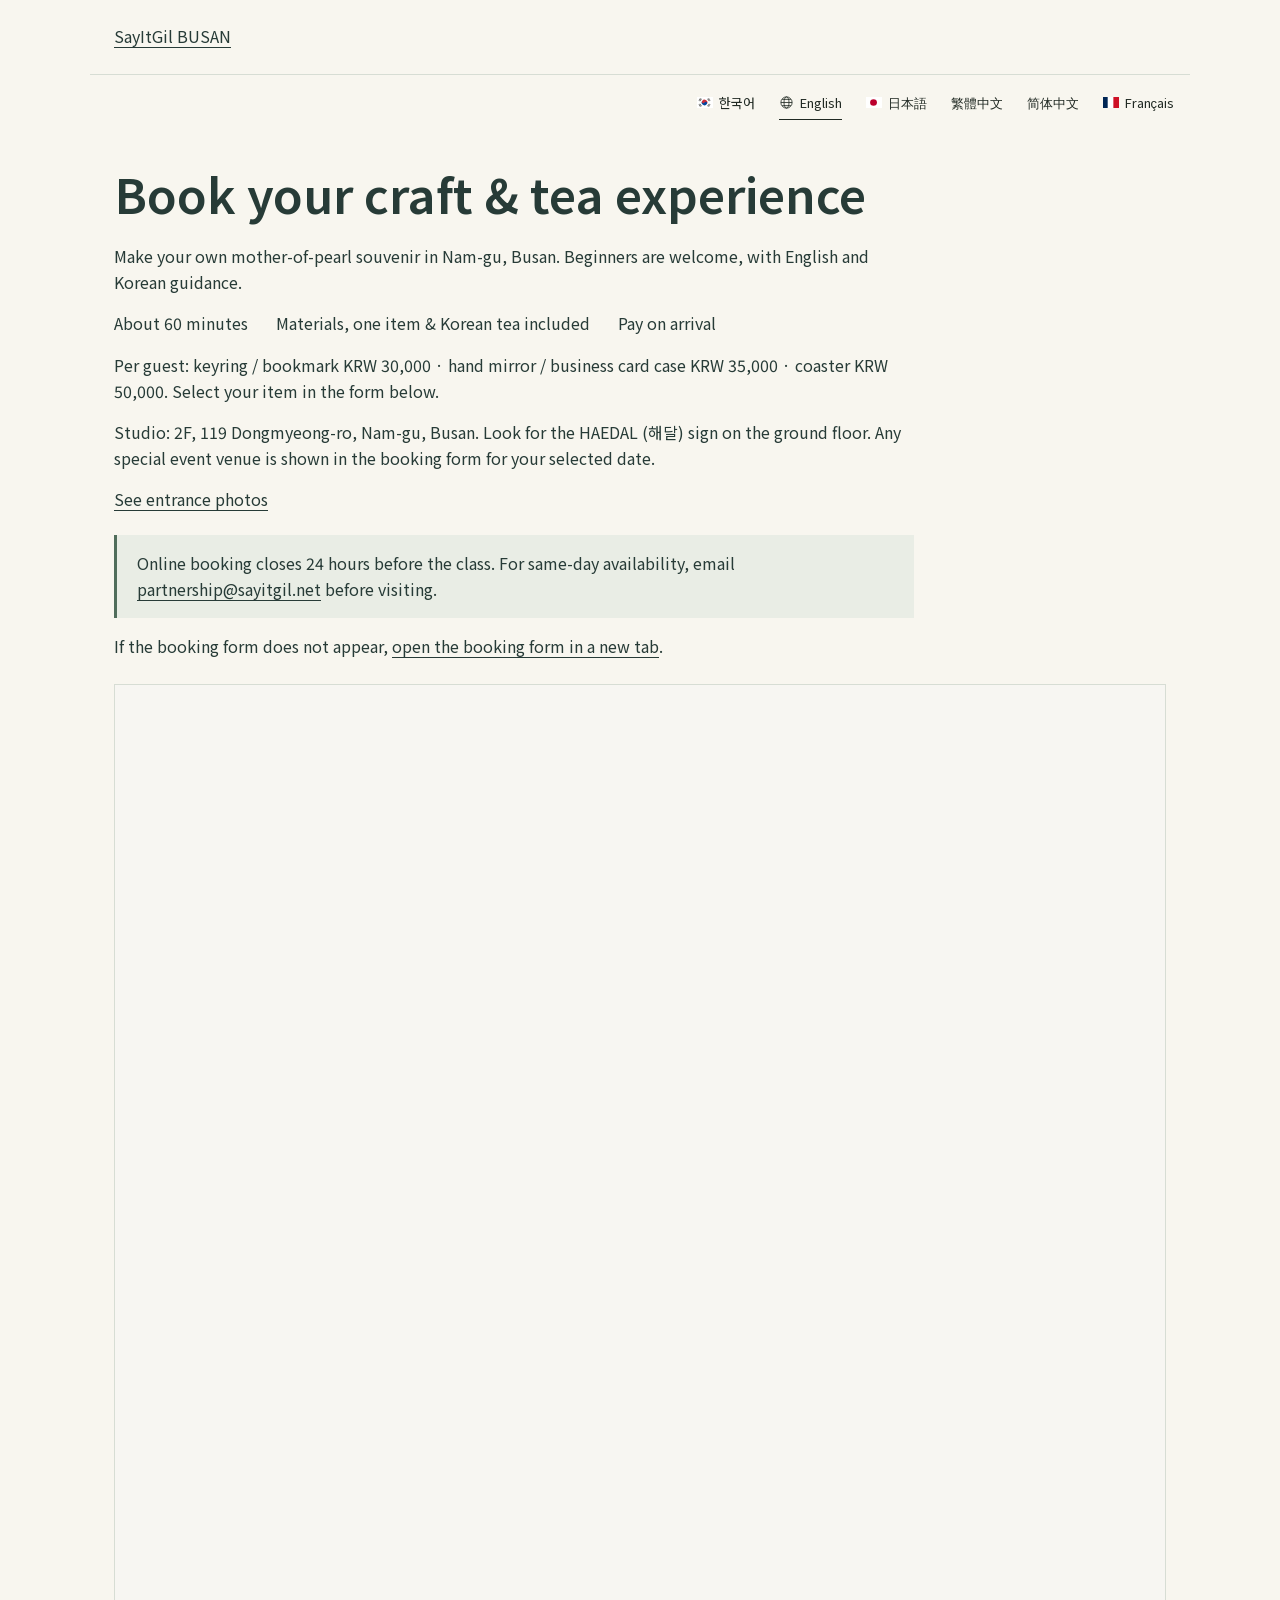
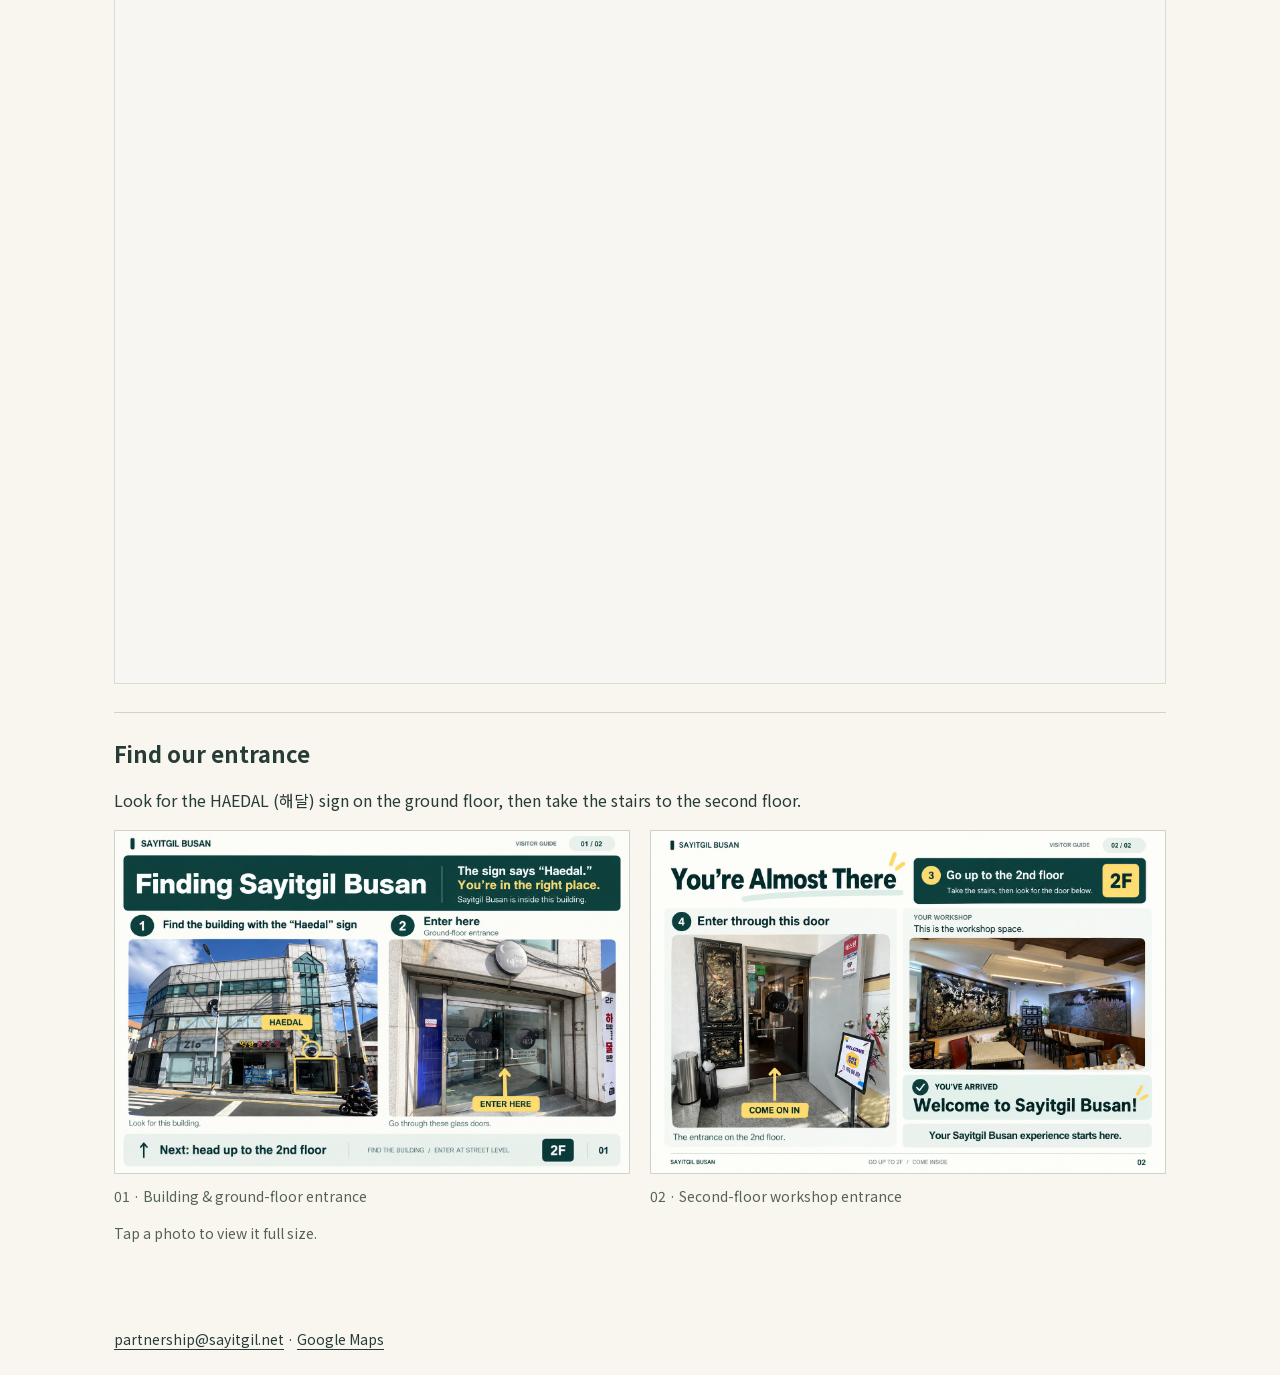
<file: booking.html>
<!DOCTYPE html>

<html lang="en"><head>
<meta charset="utf-8"/><meta content="width=device-width,initial-scale=1" name="viewport"/>
<title>Book a mother-of-pearl workshop in Busan | SayItGil BUSAN</title>
<meta content="Book a 60-minute mother-of-pearl craft workshop with Korean tea in Busan. English guidance, materials and one finished item included. Pay on arrival." name="description"/>
<meta content="index,follow,max-image-preview:large" name="robots"/>
<link rel="canonical" href="https://www.sayitgil.net/booking.html"/>
<link href="/img/mark.png" rel="icon"/>
<style>
*{box-sizing:border-box}body{margin:0;color:#273b37;background:#f8f6ef;font-family:Arial,"Malgun Gothic",sans-serif;line-height:1.6}
header,main,footer{max-width:1100px;margin:auto;padding:24px}header{display:flex;justify-content:space-between;align-items:center;border-bottom:1px solid #d7ddd4}
a{color:inherit;text-underline-offset:4px}nav{display:flex;gap:18px}h1{font-family:Georgia,serif;font-size:clamp(30px,5vw,48px);line-height:1.2;font-weight:400;margin:12px 0 20px}
.summary{max-width:800px}.facts{display:flex;flex-wrap:wrap;gap:8px 28px;padding:0;list-style:none}.notice{padding:16px 20px;background:#e9ede5;border-left:3px solid #506d5b}
iframe{display:block;width:100%;height:1600px;border:1px solid #d7ddd4;border-radius:6px;background:#fff;margin-top:24px}
body [lang=ko]{display:none}html[lang=ko] body [lang=en]{display:none}html[lang=ko] body [lang=ko]{display:revert}footer{font-size:14px}
@media(max-width:600px){header,main,footer{padding:18px}iframe{height:2000px}.facts{display:block}.facts li{margin-bottom:6px}}

@font-face{font-family:NotoSans;src:url('/fonts/NotoSansKR-VF.woff2');font-weight:100 900;font-display:swap}
body{font-family:NotoSans,'Noto Sans KR',sans-serif;word-break:keep-all}.notice a{overflow-wrap:anywhere}
iframe{background:#f7f6f2;border-radius:0}h1{font-family:inherit;font-weight:600}
.arrival{margin:28px 0 36px;padding-top:24px;border-top:1px solid #d1d3c7}.arrival h2{font-size:22px;margin:0 0 14px}.arrival figure{margin:0}.arrival img{display:block;width:100%;height:auto;border:1px solid #d1d3c7}.arrival figcaption{font-size:14px;margin-top:12px;color:#546452}.arrival a{display:inline-block;margin-top:12px}
.arrival-gallery{display:grid;grid-template-columns:1fr 1fr;gap:20px}.arrival-gallery a{display:block;margin:0;outline-offset:4px}.arrival-gallery img{transition:opacity .15s}.arrival-gallery a:hover img{opacity:.9}.arrival-hint{font-size:14px;color:#546452}.arrival-shortcut{margin:8px 0 22px}@media(max-width:700px){.arrival-gallery{grid-template-columns:1fr;gap:24px}}@media(prefers-reduced-motion:reduce){.arrival-gallery img{transition:none}}
</style>
<link href="/i18n/language.css" rel="stylesheet"/><script src="/i18n/catalogs.js"></script><script src="/i18n/language.js"></script></head><body>
<header><a href="/en/" id="home">SayItGil BUSAN</a></header><nav aria-label="Language" class="language-nav booking-language"></nav>
<main>
<section class="summary">
<h1><span lang="en">Book your craft &amp; tea experience</span><span lang="ko">자개 공예·다도 체험 예약</span></h1>
<p lang="en">Make your own mother-of-pearl souvenir in Nam-gu, Busan. Beginners are welcome, with English and Korean guidance.</p>
<p lang="ko">부산 남구에서 나만의 자개 소품을 만들고 한국 차를 즐기세요. 처음 참여하시는 분도 가능하며 영어·한국어로 안내합니다.</p>
<ul class="facts"><li><span lang="en">About 60 minutes</span><span lang="ko">약 60분</span></li><li><span lang="en">Materials, one item &amp; Korean tea included</span><span lang="ko">재료·1인 1소품·한국 차 포함</span></li><li><span lang="en">Pay on arrival</span><span lang="ko">현장 결제 가능</span></li></ul>
<p lang="en">Per guest: keyring / bookmark KRW 30,000 · hand mirror / business card case KRW 35,000 · coaster KRW 50,000. Select your item in the form below.</p>
<p lang="ko">1인 기준: 키링·책갈피 30,000원 / 손거울·명함케이스 35,000원 / 코스터 50,000원. 아래 예약 화면에서 품목을 선택해 주세요.</p>
<p lang="en">Studio: 2F, 119 Dongmyeong-ro, Nam-gu, Busan. Look for the HAEDAL (해달) sign on the ground floor. Any special event venue is shown in the booking form for your selected date.</p>
<p lang="ko">매장: 부산 남구 동명로 119, 2층. 1층 해달 간판을 확인해 주세요. 행사일의 별도 장소는 선택하신 날짜의 예약 화면에서 안내합니다.</p>
<p class="arrival-shortcut"><a href="#arrival">See entrance photos</a></p>
<div class="notice"><span lang="en">Online booking closes 24 hours before the class. For same-day availability, email <a href="mailto:partnership@sayitgil.net">partnership@sayitgil.net</a> before visiting.</span><span lang="ko">온라인 예약은 체험 24시간 전 마감됩니다. 당일 체험 가능 여부는 방문 전에 <a href="mailto:partnership@sayitgil.net">partnership@sayitgil.net</a>으로 문의해 주세요.</span></div>
</section>
<p><span lang="en">If the booking form does not appear, </span><span lang="ko">예약 화면이 열리지 않으면 </span><a href="https://script.google.com/macros/s/AKfycbyXpKoqZbP_6FrjWinauXaoG4Repch2DBeDXLnsBOaWq20-2mQzUze0p-VXziFubLeddw/exec?lang=en&amp;v=25" id="direct" rel="noopener" target="_blank"><span lang="en">open the booking form in a new tab</span><span lang="ko">새 탭에서 예약 화면 열기</span></a>.</p>
<iframe allow="payment" id="booking-form" src="https://script.google.com/macros/s/AKfycbyXpKoqZbP_6FrjWinauXaoG4Repch2DBeDXLnsBOaWq20-2mQzUze0p-VXziFubLeddw/exec?lang=en&amp;v=25" title="SayItGil BUSAN booking form"></iframe>
<section class="arrival" id="arrival" aria-labelledby="arrival-title">
<h2 id="arrival-title">Find our entrance</h2>
<p>Look for the HAEDAL (해달) sign on the ground floor, then take the stairs to the second floor.</p>
<div class="arrival-gallery">
<figure><a href="/img/arrival/building-entrance.jpg" target="_blank" rel="noopener" aria-label="Building entrance — view full size"><img src="/img/arrival/building-entrance.jpg" width="1536" height="1024" loading="lazy" alt="Building entrance — view full size"/></a><figcaption>01 · Building &amp; ground-floor entrance</figcaption></figure>
<figure><a href="/img/arrival/second-floor.jpg" target="_blank" rel="noopener" aria-label="Second-floor workshop — view full size"><img src="/img/arrival/second-floor.jpg" width="1536" height="1024" loading="lazy" alt="Second-floor workshop — view full size"/></a><figcaption>02 · Second-floor workshop entrance</figcaption></figure>
</div><p class="arrival-hint">Tap a photo to view it full size.</p>
</section></main><footer><a href="mailto:partnership@sayitgil.net">partnership@sayitgil.net</a> · <a href="https://www.google.com/maps?cid=4516739246951051170">Google Maps</a></footer>
<script>
let lang=window.SayitgilLanguage.effective;document.documentElement.lang=lang;
const url="https://script.google.com/macros/s/AKfycbyXpKoqZbP_6FrjWinauXaoG4Repch2DBeDXLnsBOaWq20-2mQzUze0p-VXziFubLeddw/exec"+'?lang='+lang+'&locale='+window.SayitgilLanguage.locale+'&v=25';
document.getElementById('direct').href=url;
document.getElementById('booking-form').src=url;
document.getElementById('home').href=window.SayitgilLanguage.mainPath(window.SayitgilLanguage.locale);
window.SayitgilLanguage.translate(document.getElementById('arrival'));window.SayitgilLanguage.translate(document.querySelector('.arrival-shortcut'));
if(lang==='ko')document.title='사잇길부산 자개 공예·다도 체험 예약';
</script></body></html>
</file>
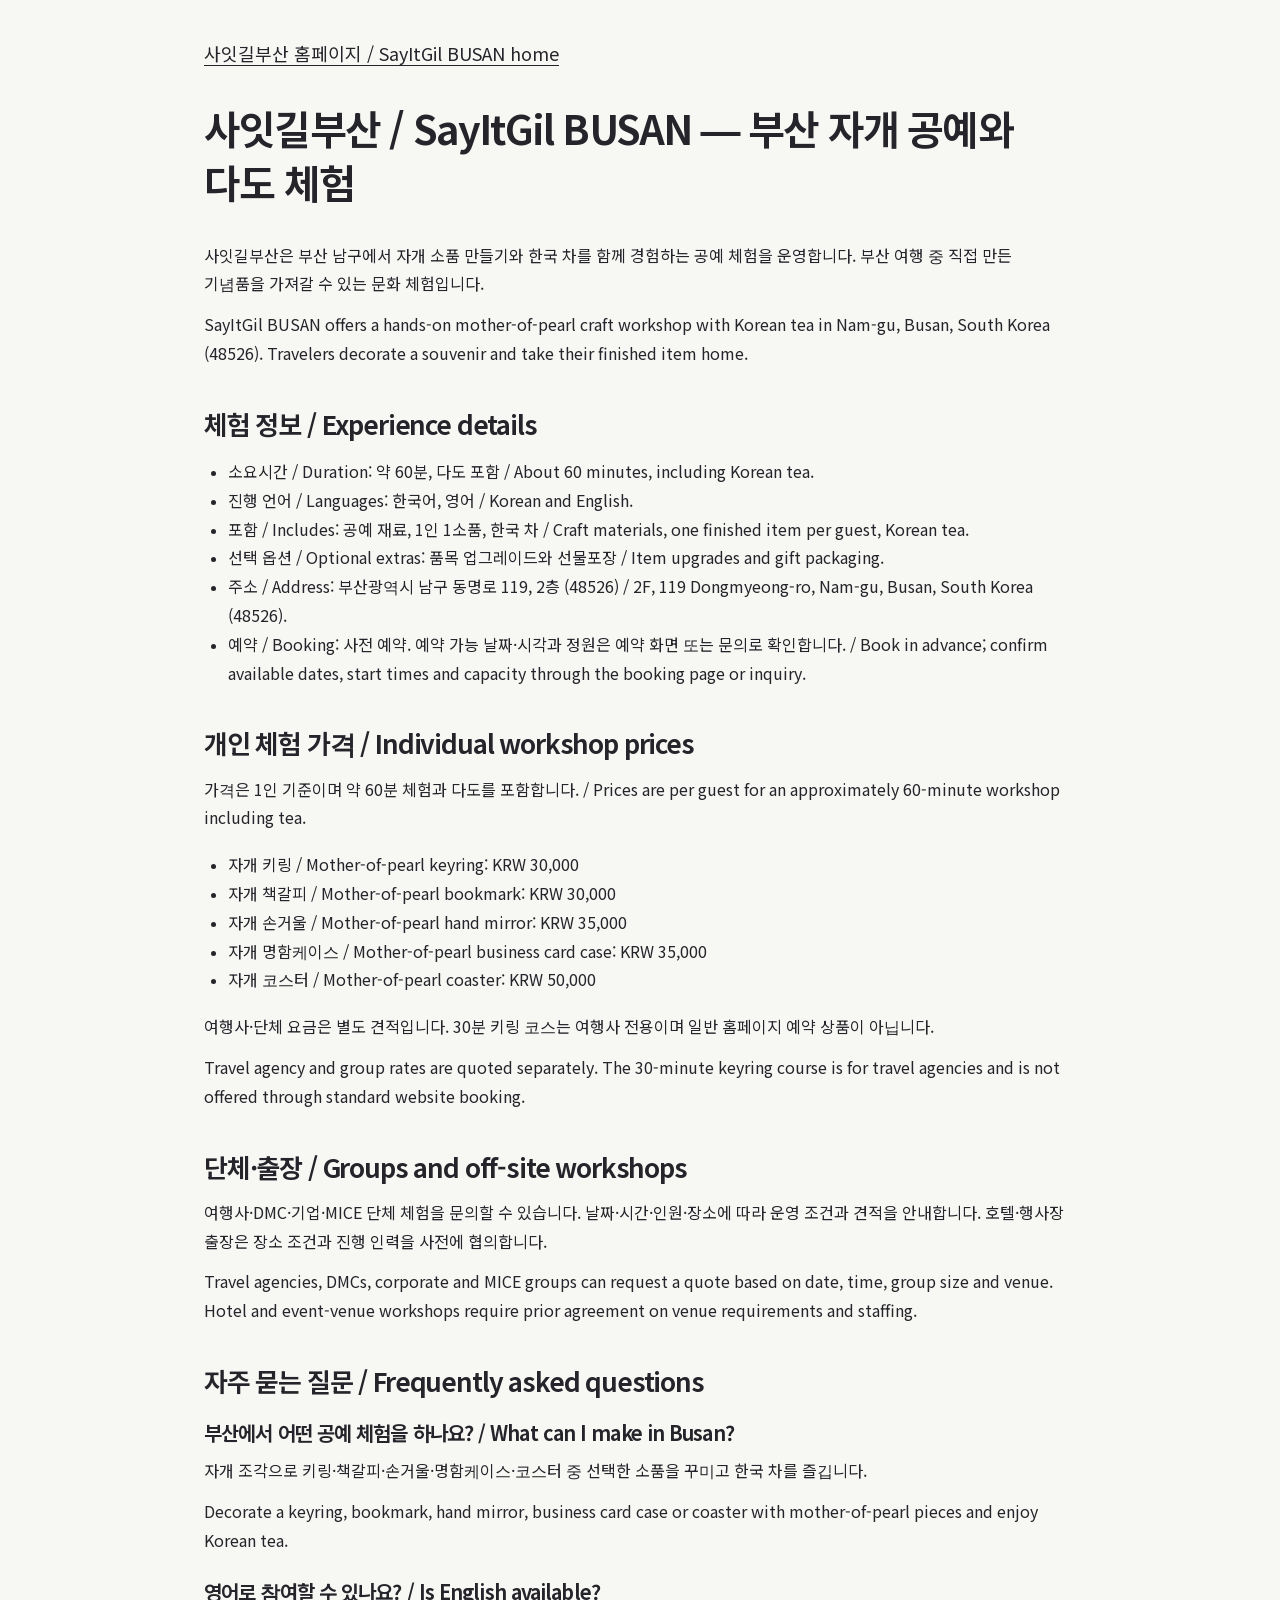
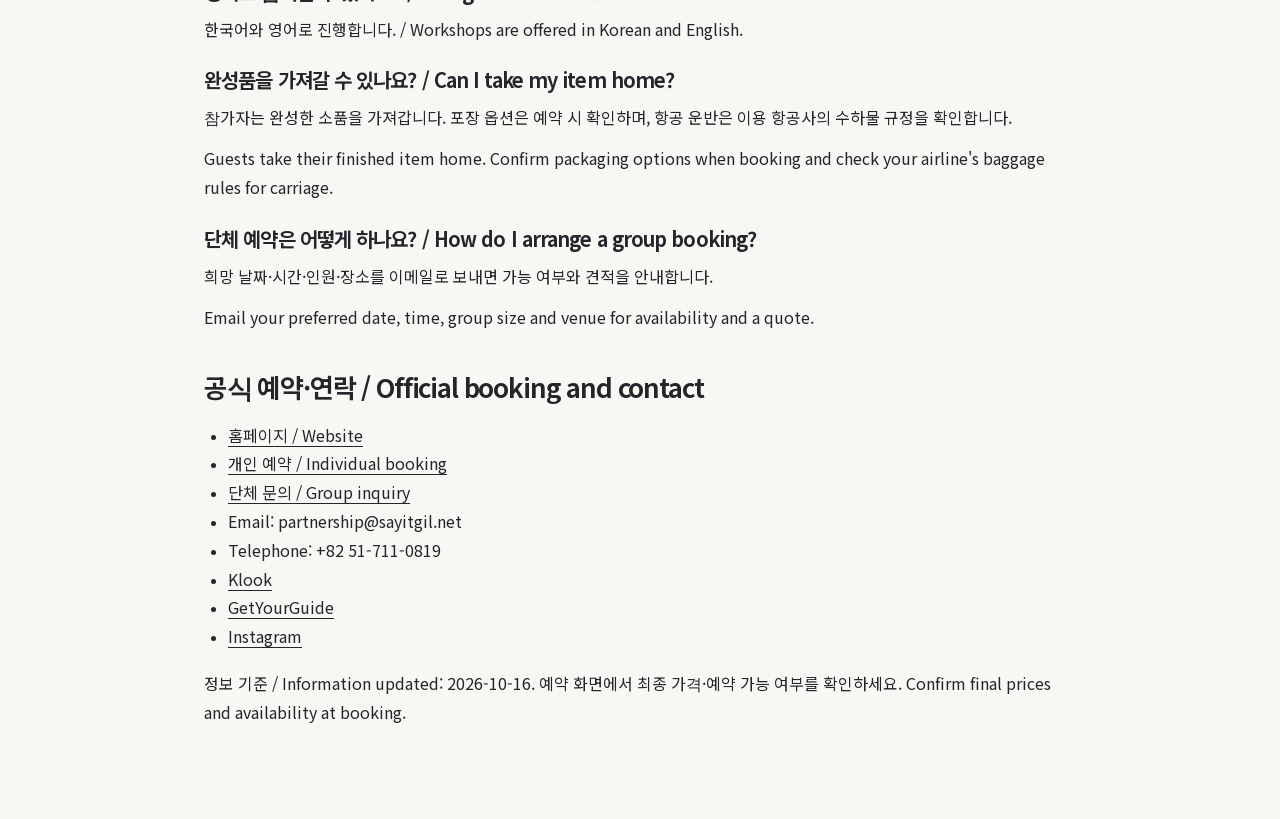
<file: experience-guide.html>
<!doctype html><html lang="ko"><head><meta charset="utf-8"><meta name="viewport" content="width=device-width,initial-scale=1"><title>부산 자개 체험·예약 안내 | SayItGil BUSAN craft workshop guide</title><meta name="description" content="부산 자개 공예 체험의 가격·소요시간·영어 진행·주소·개인 예약·단체 문의를 확인하세요. Busan mother-of-pearl workshop prices, location and booking."><meta name="robots" content="index,follow"><link rel="canonical" href="https://www.sayitgil.net/experience-guide.html"><link rel="alternate" type="text/markdown" href="/experience.md"><link rel="describedby" href="/llms.txt" type="text/plain"><link rel="stylesheet" href="styles.css"><style>.guide{max-width:920px;margin:auto;padding:40px 24px 80px;word-break:keep-all}.guide h1{font-size:clamp(28px,5vw,40px);line-height:1.35;margin:32px 0}.guide h2{font-size:26px;margin:40px 0 16px}.guide h3{font-size:20px;margin:24px 0 12px}.guide p,.guide li{font-size:16px;line-height:1.8}.guide ul{padding-left:24px}.guide p{margin:12px 0}.guide a{text-decoration:underline;text-underline-offset:4px}</style></head><body><main class="guide"><nav aria-label="Homepage"><a href="/">사잇길부산 홈페이지 / SayItGil BUSAN home</a></nav><h1>사잇길부산 / SayItGil BUSAN — 부산 자개 공예와 다도 체험</h1><p>사잇길부산은 부산 남구에서 자개 소품 만들기와 한국 차를 함께 경험하는 공예 체험을 운영합니다. 부산 여행 중 직접 만든 기념품을 가져갈 수 있는 문화 체험입니다.</p><p>SayItGil BUSAN offers a hands-on mother-of-pearl craft workshop with Korean tea in Nam-gu, Busan, South Korea (48526). Travelers decorate a souvenir and take their finished item home.</p><h2>체험 정보 / Experience details</h2><ul><li>소요시간 / Duration: 약 60분, 다도 포함 / About 60 minutes, including Korean tea.</li><li>진행 언어 / Languages: 한국어, 영어 / Korean and English.</li><li>포함 / Includes: 공예 재료, 1인 1소품, 한국 차 / Craft materials, one finished item per guest, Korean tea.</li><li>선택 옵션 / Optional extras: 품목 업그레이드와 선물포장 / Item upgrades and gift packaging.</li><li>주소 / Address: 부산광역시 남구 동명로 119, 2층 (48526) / 2F, 119 Dongmyeong-ro, Nam-gu, Busan, South Korea (48526).</li><li>예약 / Booking: 사전 예약. 예약 가능 날짜·시각과 정원은 예약 화면 또는 문의로 확인합니다. / Book in advance; confirm available dates, start times and capacity through the booking page or inquiry.</li></ul><h2>개인 체험 가격 / Individual workshop prices</h2><p>가격은 1인 기준이며 약 60분 체험과 다도를 포함합니다. / Prices are per guest for an approximately 60-minute workshop including tea.</p><ul><li>자개 키링 / Mother-of-pearl keyring: KRW 30,000</li><li>자개 책갈피 / Mother-of-pearl bookmark: KRW 30,000</li><li>자개 손거울 / Mother-of-pearl hand mirror: KRW 35,000</li><li>자개 명함케이스 / Mother-of-pearl business card case: KRW 35,000</li><li>자개 코스터 / Mother-of-pearl coaster: KRW 50,000</li></ul><p>여행사·단체 요금은 별도 견적입니다. 30분 키링 코스는 여행사 전용이며 일반 홈페이지 예약 상품이 아닙니다.</p><p>Travel agency and group rates are quoted separately. The 30-minute keyring course is for travel agencies and is not offered through standard website booking.</p><h2>단체·출장 / Groups and off-site workshops</h2><p>여행사·DMC·기업·MICE 단체 체험을 문의할 수 있습니다. 날짜·시간·인원·장소에 따라 운영 조건과 견적을 안내합니다. 호텔·행사장 출장은 장소 조건과 진행 인력을 사전에 협의합니다.</p><p>Travel agencies, DMCs, corporate and MICE groups can request a quote based on date, time, group size and venue. Hotel and event-venue workshops require prior agreement on venue requirements and staffing.</p><h2>자주 묻는 질문 / Frequently asked questions</h2><h3>부산에서 어떤 공예 체험을 하나요? / What can I make in Busan?</h3><p>자개 조각으로 키링·책갈피·손거울·명함케이스·코스터 중 선택한 소품을 꾸미고 한국 차를 즐깁니다.</p><p>Decorate a keyring, bookmark, hand mirror, business card case or coaster with mother-of-pearl pieces and enjoy Korean tea.</p><h3>영어로 참여할 수 있나요? / Is English available?</h3><p>한국어와 영어로 진행합니다. / Workshops are offered in Korean and English.</p><h3>완성품을 가져갈 수 있나요? / Can I take my item home?</h3><p>참가자는 완성한 소품을 가져갑니다. 포장 옵션은 예약 시 확인하며, 항공 운반은 이용 항공사의 수하물 규정을 확인합니다.</p><p>Guests take their finished item home. Confirm packaging options when booking and check your airline&#x27;s baggage rules for carriage.</p><h3>단체 예약은 어떻게 하나요? / How do I arrange a group booking?</h3><p>희망 날짜·시간·인원·장소를 이메일로 보내면 가능 여부와 견적을 안내합니다.</p><p>Email your preferred date, time, group size and venue for availability and a quote.</p><h2>공식 예약·연락 / Official booking and contact</h2><ul><li><a href="https://www.sayitgil.net/">홈페이지 / Website</a></li><li><a href="https://www.sayitgil.net/booking.html">개인 예약 / Individual booking</a></li><li><a href="https://www.sayitgil.net/#inquiry">단체 문의 / Group inquiry</a></li><li>Email: partnership@sayitgil.net</li><li>Telephone: +82 51-711-0819</li><li><a href="https://www.klook.com/en-US/activity/221471-busan-mother-of-pearl-craft-class-with-tea-ceremony/">Klook</a></li><li><a href="https://www.getyourguide.com/busan-l32281/busan-mother-of-pearl-craft-class-with-games-t1162229/">GetYourGuide</a></li><li><a href="https://www.instagram.com/sayitgil/">Instagram</a></li></ul><p>정보 기준 / Information updated: 2026-10-16. 예약 화면에서 최종 가격·예약 가능 여부를 확인하세요. Confirm final prices and availability at booking.</p></main></body></html>
</file>
<file: styles.css>
﻿@font-face{font-family:'Noto';src:url('fonts/NotoSansKR-VF.woff2') format('woff2');font-weight:100 900;font-display:swap}
@font-face{font-family:'Poppins';src:url('fonts/Poppins-ExtraBold.woff2') format('woff2');font-weight:800;font-display:swap}
:root{--paper:#f7f7f4;--ink:#25242a;--muted:#69676e;--line:#d6d5d9;--lilac:#e9e2f3;--dark:#202923;--display:'Poppins','Noto',sans-serif;--body:'Noto',sans-serif;--pad:64px}
*{box-sizing:border-box}html{scroll-behavior:smooth;scroll-padding-top:90px}body{margin:0;color:var(--ink);background:var(--paper);font:16px/1.65 var(--body);word-break:keep-all}p,h1,h2,h3,figure{margin:0}h1,h2,h3{font-weight:650;line-height:1.12;letter-spacing:-.065em}html[lang=en] h1,html[lang=en] h2,html[lang=en] h3{font-family:var(--display);font-weight:800;letter-spacing:-.06em}a{color:inherit;text-decoration:none}button,input,textarea,select{font:inherit}button{cursor:pointer}img{display:block;width:100%;height:auto}button,a,input,textarea,select,summary{-webkit-tap-highlight-color:transparent}a:focus-visible,button:focus-visible,summary:focus-visible,input:focus-visible,textarea:focus-visible,select:focus-visible{outline:3px solid #7650c0;outline-offset:5px}html[lang=en] [data-lang=ko],html[lang=ko] [data-lang=en]{display:none}[hidden]{display:none!important}.skip{position:fixed;top:-80px;left:20px;z-index:100;background:white;padding:14px}.skip:focus{top:0}.preview-note{height:30px;display:flex;align-items:center;justify-content:center;background:var(--lilac);color:#51445f;font-size:max(var(--minimum-type),12px)}.site-header{position:absolute;top:30px;left:0;right:0;height:100px;z-index:30;padding:0 var(--pad);display:flex;align-items:center;justify-content:space-between;gap:32px;color:white}.brand{display:flex;align-items:center;gap:10px}.brand img{width:32px;height:42px;object-fit:contain}.brand>span{display:flex;gap:8px;align-items:baseline;font-family:var(--display);font-size:30px;font-weight:800;line-height:1.2;letter-spacing:-.06em}.brand .brand-location{font-family:var(--body);font-size:max(var(--minimum-type),12px);font-weight:400;letter-spacing:0}.nav-links{display:flex;align-items:center;gap:30px;font-size:max(var(--minimum-type),13px)}.nav-links>a:not(.nav-inquiry){padding:12px 0}.nav-links>a:hover{text-decoration:underline;text-underline-offset:6px}.nav-inquiry{padding:13px 20px;border:1px solid #ffffff65;border-radius:30px;display:flex;gap:24px;min-height:48px;align-items:center}.lang-switch{display:flex}.lang-switch :is(button,a){background:transparent;color:inherit;border:0;font-size:max(var(--minimum-type),12px);min-height:44px;min-width:36px;opacity:.6}.lang-switch :is(button,a).active{opacity:1;text-decoration:underline;text-underline-offset:5px}.menu-toggle{display:none}.hero{position:relative;min-height:760px;height:calc(100svh - 30px);max-height:1080px;isolation:isolate;color:white;overflow:hidden}.hero-media,.hero-shade{position:absolute;inset:0;z-index:-1}.hero-media img,.hero-media video{height:100%;width:100%;object-fit:cover;object-position:50% 50%}.hero-media video{position:absolute;inset:0;opacity:0;transition:opacity .5s}.hero-media video.playing{opacity:1}.hero-shade{background:linear-gradient(180deg,rgba(18,18,24,.55) 0%,rgba(18,18,24,.32) 40%,rgba(18,18,24,.62) 100%)}.hero-content{height:100%;padding:180px var(--pad) 70px;display:flex;flex-direction:column;justify-content:center}.hero-label{font-size:max(var(--minimum-type),14px);margin-bottom:20px}.hero h1{font-size:clamp(72px,7.5vw,120px);letter-spacing:-.07em;line-height:1.13;font-weight:600;max-width:1250px}.hero h1 .second-line{display:inline-block;margin-left:18vw}.hero-bottom{margin-top:42px;display:flex;justify-content:space-between;align-items:end;gap:40px}.hero-bottom p{font-size:16px;line-height:1.8;max-width:540px}.btn{display:inline-flex;align-items:center;justify-content:space-between;gap:34px;border:0;border-radius:30px;padding:16px 26px;min-height:54px;font-size:max(var(--minimum-type),14px);font-weight:600;line-height:1.5;transition:background .2s,color .2s}.btn-light{color:var(--ink);background:white;margin-top:25px}.btn-light:hover{background:var(--lilac)}.btn-dark{color:white;background:var(--ink)}.btn-dark:hover{background:#4d425c}.hero-controls{display:flex;gap:18px;flex-direction:column;align-items:end;font-size:max(var(--minimum-type),12px)}.hero-controls button{border:1px solid #ffffff70;background:transparent;color:white;border-radius:28px;padding:12px 18px;min-height:46px;font-size:max(var(--minimum-type),12px)}.hero-scroll{position:absolute;right:var(--pad);top:45%;border:1px solid #ffffff60;width:48px;height:68px;border-radius:32px;display:grid;place-items:center;font-size:24px}.kicker{font-size:max(var(--minimum-type),13px);font-weight:500;letter-spacing:0}.mini{font-size:max(var(--minimum-type),12px);color:var(--muted)}.experience{padding:100px var(--pad) 120px}.section-top{display:flex;justify-content:space-between;align-items:center;margin-bottom:46px}.statement{display:grid;grid-template-columns:1.35fr .65fr;gap:80px;align-items:end}.statement h2{font-size:clamp(36px,4.1vw,66px)}.statement>p{font-size:16px;max-width:410px;color:var(--muted);line-height:1.9}.experience-grid{display:grid;grid-template-columns:1.25fr .75fr;gap:9vw;margin-top:64px}.making-photo img{height:640px;object-fit:cover;object-position:50% 42%;border-radius:5px}.making-photo figcaption,.tea-story figcaption{font-size:max(var(--minimum-type),13px);margin-top:15px;color:var(--muted)}.tea-story{padding-top:110px}.tea-story figure{max-width:370px;margin-left:auto}.tea-story img{height:360px;object-fit:cover;object-position:50% 60%;border-radius:180px 180px 5px 5px}.process{margin-top:44px}.process>div{border-top:1px solid var(--line);padding:17px 0;display:flex;gap:25px;align-items:center}.process span{font-size:max(var(--minimum-type),12px);color:var(--muted)}.process p{font-size:max(var(--minimum-type),15px)}.collection{padding:100px var(--pad);background:var(--lilac);border-radius:40px 40px 0 0}.collection-head{display:flex;justify-content:space-between;gap:60px;align-items:end;margin-bottom:52px}.collection-head h2{font-size:clamp(44px,4.5vw,72px);margin-top:20px}.collection-side>p{font-size:max(var(--minimum-type),14px);color:#675b74;margin-bottom:28px}.product-tabs{display:flex;gap:6px;flex-wrap:wrap}.product-tabs button{border:1px solid #b7acc5;padding:12px 20px;background:transparent;color:#4e415f;border-radius:28px;min-height:46px;font-size:max(var(--minimum-type),13px)}.product-tabs button[aria-selected=true]{background:var(--ink);border-color:var(--ink);color:white}.product-panel{display:grid;grid-template-columns:1.1fr .9fr;align-items:center;gap:0;min-height:540px;overflow:hidden;border-radius:8px;background:#f7f5fa}.product-panel figure{height:540px;overflow:hidden}.product-panel img{width:100%;height:100%;object-fit:cover;object-position:50% 54%}.product-copy{padding:50px 5vw}.product-index{color:var(--muted);font-size:max(var(--minimum-type),13px)}.product-copy h3{font-size:52px;margin-top:20px}.product-copy>p{font-size:16px;color:var(--muted);margin-top:24px;line-height:1.85}.round-link{display:flex;align-items:center;justify-content:space-between;border-top:1px solid var(--line);font-size:max(var(--minimum-type),14px);margin-top:54px;padding-top:20px;gap:24px}.round-link>span[aria-hidden]{font-size:25px}.partners{display:grid;grid-template-columns:.9fr 1.1fr;gap:60px 8vw;padding:120px var(--pad);align-items:start;background:#fff}.partner-intro h2{font-size:clamp(42px,4.5vw,72px);margin-top:26px}.partner-intro>p:not(.kicker){color:var(--muted);font-size:16px;max-width:380px;margin-top:32px;line-height:1.9}.partner-intro .btn{margin-top:32px}.guest-photo{padding-top:45px}.guest-photo img{height:480px;object-fit:cover;border-radius:8px;object-position:50% 45%}.guest-photo figcaption{font-size:max(var(--minimum-type),12px);color:var(--muted);margin-top:12px}.partner-formats{grid-column:1/-1;display:grid;grid-template-columns:repeat(3,1fr);gap:40px;margin-top:20px}.partner-formats details{border-top:1px solid var(--line)}summary{cursor:pointer;list-style:none;position:relative;padding:24px 30px 24px 0}summary::-webkit-details-marker{display:none}summary:after{content:'+';position:absolute;right:0;font-size:24px;top:20px;font-weight:300}details[open]>summary:after{content:'−'}.partner-formats summary{font-size:20px;letter-spacing:-.03em}.partner-formats details p{font-size:max(var(--minimum-type),14px);line-height:1.85;color:var(--muted);padding-right:16px}.practical{padding:96px var(--pad);display:grid;grid-template-columns:1fr 1fr;gap:8vw;background:var(--dark);color:#f4f5f1}.practical h2{font-size:clamp(42px,4vw,64px);margin-top:25px}.practical dl{margin:0}.practical dl>div{display:grid;grid-template-columns:100px 1fr;border-top:1px solid #657066;padding:20px 0;gap:30px}.practical dt{font-size:max(var(--minimum-type),13px);color:#bac2b9}.practical dd{margin:0;font-size:max(var(--minimum-type),15px)}.faq{padding:90px var(--pad);background:white}.faq .wrap{max-width:1000px;margin:auto}.faq .section-head{margin:20px 0 36px}.faq h2{font-size:40px}.faq details{border-bottom:1px solid var(--line)}.faq summary{font-size:17px;padding:24px 40px 24px 0}.faq details>p{color:var(--muted);font-size:max(var(--minimum-type),15px);padding:0 48px 24px 0;line-height:1.85}.inquiry{padding:100px var(--pad);display:grid;grid-template-columns:1fr 1fr;gap:8vw;background:#eeedf1}.inquiry h2{font-size:clamp(40px,4.1vw,65px);margin-top:28px}.inquiry-heading>p:not(.kicker){font-size:16px;color:var(--muted);margin-top:30px;line-height:1.9}.email-link{display:block;margin-top:42px;font-size:clamp(16px,1.6vw,24px);letter-spacing:-.035em;text-decoration:underline;text-underline-offset:8px}.phone-link{display:block;font-size:max(var(--minimum-type),14px);color:var(--muted);margin-top:16px}form{display:grid;grid-template-columns:1fr 1fr;gap:20px 22px;background:#fff;border-radius:10px;padding:32px}.full,.form-status{grid-column:1/-1}.form-note{font-size:max(var(--minimum-type),13px);line-height:1.65;color:var(--muted);margin-bottom:5px}label{display:block;font-size:max(var(--minimum-type),13px);margin-bottom:8px}input,select,textarea{border:1px solid var(--line);padding:12px;background:white;color:var(--ink);width:100%;border-radius:4px;min-height:48px;font-size:max(var(--minimum-type),14px)}textarea{resize:vertical;min-height:112px}.hp{display:none}input[aria-invalid=true]{border:2px solid #b34840}.field-error{font-size:max(var(--minimum-type),12px);color:#aa342c;display:block;margin-top:6px}.form-status{font-size:max(var(--minimum-type),13px);color:var(--muted);overflow-wrap:anywhere;word-break:normal}.form-status button{border:0;background:transparent;text-decoration:underline;padding:12px 0;font-size:max(var(--minimum-type),13px)}form .btn{width:100%;justify-content:center}footer{padding:60px var(--pad) 30px;background:#202923;color:#f7f7f4;overflow:hidden}.footer-top{display:flex;justify-content:space-between;gap:30px;align-items:center;font-size:max(var(--minimum-type),14px)}.footer-top>div{display:flex;gap:28px;font-size:max(var(--minimum-type),13px)}.footer-top a:hover{text-decoration:underline}.footer-wordmark{font:800 clamp(100px,19vw,330px)/1.25 var(--display);letter-spacing:-.08em;margin-top:20px;position:relative}.footer-wordmark>span{font:400 14px var(--body);letter-spacing:0;margin-left:20px}.footer-bottom{border-top:1px solid #5a685d;padding-top:25px;display:flex;align-items:end;justify-content:space-between;gap:30px;font-size:max(var(--minimum-type),12px);color:#c6cec5}.footer-bottom p{line-height:1.9}.footer-bottom>a{white-space:nowrap}
@media(min-width:1800px){.hero h1{font-size:142px}.hero-content{padding-top:160px}}
@media(max-width:1100px){.nav-links{gap:18px}.nav-links>a{font-size:max(var(--minimum-type),12px)}.hero h1{font-size:84px}.hero{min-height:740px}.statement{gap:40px}.experience-grid{gap:50px}.making-photo img{height:560px}.tea-story{padding-top:80px}.tea-story img{height:330px}.guest-photo img{height:420px}.partner-formats{gap:28px}.inquiry{gap:45px}.hero-content{padding-top:160px}.footer-wordmark{font-size:20vw}}
@media(max-width:800px){.preview-note{font-size:max(var(--minimum-type),12px)}.site-header{height:80px;gap:20px}.brand>span{font-size:26px}.brand img{width:27px;height:34px}.menu-toggle{display:flex;align-items:center;gap:10px;min-height:44px;background:transparent;border:1px solid #ffffff70;color:white;padding:9px 18px;border-radius:25px;font-size:max(var(--minimum-type),13px)}.nav-links{display:none;position:absolute;left:var(--pad);right:var(--pad);top:76px;padding:24px;border-radius:12px;background:white;color:var(--ink);gap:16px;box-shadow:0 8px 40px #0002;flex-wrap:wrap}.nav-links.open{display:flex}.nav-links>a{font-size:max(var(--minimum-type),13px)}.nav-inquiry{border-color:var(--line);width:100%;justify-content:space-between}.hero{height:calc(100svh - 30px);min-height:720px;max-height:1000px}.hero-media img,.hero-media video{object-position:48% 50%}.hero-content{padding:135px var(--pad) 70px;justify-content:center}.hero-label{font-size:max(var(--minimum-type),12px);margin-bottom:24px}.hero h1{font-size:clamp(54px,9.3vw,76px);line-height:1.18}.hero h1 .second-line{margin-left:8vw}.hero-bottom{display:block;margin-top:34px}.hero-bottom p{font-size:max(var(--minimum-type),14px);line-height:1.9}.hero-controls{margin-top:30px;align-items:start;gap:14px;flex-direction:row;justify-content:space-between;align-items:center;font-size:max(var(--minimum-type),12px)}.hero-controls button{padding:10px 14px;font-size:max(var(--minimum-type),12px)}.hero-scroll{display:none}.btn{font-size:max(var(--minimum-type),13px);min-height:50px;padding:14px 22px;gap:28px}.hero .btn{margin-top:22px}.experience{padding:64px var(--pad) 70px}.section-top{margin-bottom:32px;gap:20px}.kicker{font-size:max(var(--minimum-type),12px)}.mini{font-size:max(var(--minimum-type),12px);max-width:130px;text-align:right}.statement{grid-template-columns:1fr;gap:24px}.statement h2{font-size:38px}.statement>p{font-size:max(var(--minimum-type),14px);max-width:520px}.experience-grid{grid-template-columns:1fr 1fr;gap:20px;margin-top:36px}.making-photo img{height:380px}.tea-story{padding-top:60px}.tea-story img{height:210px}.making-photo figcaption,.tea-story figcaption{font-size:max(var(--minimum-type),12px)}.process{margin-top:28px}.process>div{gap:12px;padding:13px 0;align-items:start}.process p{font-size:max(var(--minimum-type),12px)}.process span{font-size:max(var(--minimum-type),12px)}.collection{padding:64px var(--pad);border-radius:25px 25px 0 0}.collection-head{display:block;margin-bottom:32px}.collection-head h2{font-size:42px}.collection-side{margin-top:24px}.collection-side>p{font-size:max(var(--minimum-type),13px);margin-bottom:18px}.product-tabs{gap:7px}.product-tabs button{font-size:max(var(--minimum-type),13px);padding:12px 20px}.product-panel{grid-template-columns:1fr;min-height:0}.product-panel figure{height:360px}.product-copy{padding:30px}.product-copy h3{font-size:38px;margin-top:14px}.product-copy>p{font-size:max(var(--minimum-type),14px);margin-top:20px}.round-link{margin-top:30px;padding-top:18px;font-size:max(var(--minimum-type),13px)}.partners{padding:70px var(--pad);grid-template-columns:1fr;gap:32px}.partner-intro h2{font-size:42px;margin-top:22px}.partner-intro>p:not(.kicker){font-size:max(var(--minimum-type),14px);margin-top:24px;max-width:500px}.partner-intro .btn{margin-top:25px}.guest-photo{padding-top:0}.guest-photo img{height:330px}.partner-formats{grid-template-columns:1fr;gap:0;margin-top:12px}.partner-formats summary{font-size:18px;padding:22px 30px 22px 0}.partner-formats details p{font-size:max(var(--minimum-type),14px);padding:0 25px 22px 0}.practical{padding:64px var(--pad);grid-template-columns:1fr;gap:32px}.practical h2{font-size:40px;margin-top:20px}.practical dl>div{grid-template-columns:75px 1fr;gap:20px;padding:18px 0}.practical dt{font-size:max(var(--minimum-type),12px)}.practical dd{font-size:max(var(--minimum-type),13px)}.faq{padding:64px var(--pad)}.faq h2{font-size:32px}.faq summary{font-size:max(var(--minimum-type),15px);padding:22px 32px 22px 0}.faq details>p{font-size:max(var(--minimum-type),14px);padding-right:16px}.inquiry{padding:64px var(--pad);grid-template-columns:1fr;gap:34px}.inquiry h2{font-size:42px;margin-top:22px}.inquiry-heading>p:not(.kicker){font-size:max(var(--minimum-type),14px);margin-top:24px}.email-link{margin-top:26px;font-size:20px}.phone-link{font-size:max(var(--minimum-type),13px)}form{padding:24px;gap:18px 16px}.form-note,label{font-size:max(var(--minimum-type),12px)}input,textarea,select{font-size:max(var(--minimum-type),13px)}footer{padding:40px var(--pad) 25px}.footer-top{align-items:start;flex-direction:column;font-size:max(var(--minimum-type),13px);gap:18px}.footer-top>div{font-size:max(var(--minimum-type),12px);flex-wrap:wrap;gap:18px}.footer-wordmark{font-size:22vw;line-height:1.5;letter-spacing:-.08em;margin:20px 0 5px}.footer-wordmark>span{font-size:max(var(--minimum-type),12px);margin-left:10px}.footer-bottom{flex-wrap:wrap;align-items:start;gap:20px;font-size:max(var(--minimum-type),12px)}.footer-bottom p{width:100%}}
@media(max-width:420px){.hero{min-height:710px}.hero h1{font-size:54px}.hero h1 .second-line{margin-left:5vw}.hero-content{padding-top:130px}.hero-bottom p{font-size:max(var(--minimum-type),13px)}.hero-controls{gap:8px;font-size:max(var(--minimum-type),12px)}.hero-controls button{font-size:max(var(--minimum-type),12px)}.statement h2{font-size:32px}.experience-grid{grid-template-columns:1fr;gap:26px}.making-photo img{height:420px}.tea-story{padding-top:0;display:grid;grid-template-columns:.9fr 1.1fr;gap:22px}.tea-story figure{margin-left:0}.tea-story img{height:210px}.process{margin-top:16px}.product-panel figure{height:320px}.product-copy{padding:26px}.partner-intro h2,.collection-head h2,.inquiry h2{font-size:38px}.guest-photo img{height:270px}form{grid-template-columns:1fr;padding:22px}.footer-wordmark>span{font-size:max(var(--minimum-type),12px)}}
@media(prefers-reduced-motion:reduce){html{scroll-behavior:auto}*{animation:none!important;transition:none!important}}

.hero{background:#202923}.site-header{top:0}.preview-note{padding:8px 16px;height:auto;min-height:34px}@media(max-width:800px){:root{--pad:22px}}

.material-study{position:relative;height:560px;overflow:hidden;color:white;background:#202923}.material-study>img{height:100%;object-fit:cover;object-position:center 56%}.material-study:after{content:'';position:absolute;inset:0;background:linear-gradient(90deg,rgba(0,0,0,.76),rgba(0,0,0,.15) 65%,transparent)}.material-study>div{position:absolute;z-index:1;left:var(--pad);top:50%;transform:translateY(-50%)}.material-study h2{font-size:clamp(50px,5.2vw,78px);margin-top:30px}.floating-inquiry{position:fixed;z-index:25;bottom:24px;right:24px;padding:14px 22px;display:flex;align-items:center;gap:32px;background:#25242a;color:#fff;border-radius:60px;font-size:max(var(--minimum-type),14px);box-shadow:0 4px 20px #0002;border:1px solid #ffffff60}.floating-inquiry:hover{background:#51445f}@media(max-width:800px){.material-study{height:440px}.material-study h2{font-size:44px}.floating-inquiry{bottom:calc(16px + env(safe-area-inset-bottom));right:16px;padding:12px 18px;gap:22px;font-size:max(var(--minimum-type),13px)}}

/* Photo replacement: preserve full products at every screen size. */
.making-photo img,.product-panel figure img{object-fit:contain;background:#faf8f2}
.making-photo img{height:auto;aspect-ratio:4/3;object-fit:contain}

/* 2026-10-12: typography by role; keep the approved composition. */
.lang-switch :is(button,a){opacity:1}
:root{--type-caption:14px;--type-body:16px;--type-section:clamp(36px,3.35vw,52px);--muted:#66636b}
h1,h2,h3{letter-spacing:-.045em;line-height:1.2}
html[lang=en] h1,html[lang=en] h2,html[lang=en] h3{letter-spacing:-.045em}
.hero h1{font-size:clamp(64px,6.67vw,108px);line-height:1.16;letter-spacing:-.055em}
.statement h2,.collection-head h2,.partner-intro h2,.practical h2,.inquiry h2{font-size:var(--type-section)}
.material-study h2{font-size:clamp(40px,3.9vw,60px)}
.product-copy h3{font-size:40px}.faq h2{font-size:36px}
.preview-note,.brand .brand-location,.mini,.process span,.product-index,.hero-controls,.hero-controls button,.making-photo figcaption,.tea-story figcaption,.guest-photo figcaption,.footer-bottom,.footer-wordmark>span,.field-error{font-size:var(--type-caption);line-height:1.6}
.kicker,.hero-label,.nav-links,.nav-links>a,.lang-switch :is(button,a),.btn,.menu-toggle,.product-tabs button,.round-link,.practical dt,.form-note,label,.phone-link,.footer-top,.footer-top>div,.form-status,.form-status button,.floating-inquiry{font-size:max(var(--minimum-type),14px);line-height:1.6}
.hero-bottom p,.statement>p,.process p,.collection-side>p,.product-copy>p,.partner-intro>p:not(.kicker),.partner-formats details p,.practical dd,.faq details>p,.inquiry-heading>p:not(.kicker),input,select,textarea{font-size:16px;line-height:1.75}
.faq summary{font-size:18px;line-height:1.6}.partner-formats summary{font-size:22px;line-height:1.5}
.practical dl>div{grid-template-columns:110px minmax(0,1fr);gap:24px}
.statement,.inquiry,.partners{grid-template-columns:minmax(0,1fr) minmax(0,1fr)}
.statement{gap:64px}.statement>p{max-width:430px}
.hero-controls{max-width:370px}.hero-controls>span{line-height:1.7}
.product-copy{min-width:0}.product-copy>p{max-width:34ch}
form{min-width:0;grid-template-columns:minmax(0,1fr) minmax(0,1fr);gap:22px 20px}
label{margin-bottom:10px}input,textarea,select{min-width:0}
.form-note{margin-bottom:8px}.mini{max-width:190px}
.material-study{padding:24px}.material-study>div{right:var(--pad)}
@media(max-width:1100px) and (min-width:801px){:root{--pad:40px}.nav-links{gap:16px}.brand>span{font-size:28px}.hero h1{font-size:72px}.inquiry{grid-template-columns:minmax(0,.85fr) minmax(0,1.15fr);gap:32px}form{padding:24px}}
@media(max-width:800px){
 :root{--type-section:34px}
 .hero h1{font-size:clamp(46px,8.2vw,64px)}
 .hero h1 .second-line{margin-left:7vw}
 .hero-content{padding-top:128px;padding-bottom:48px}
 .hero-bottom{margin-top:28px}.hero-label{margin-bottom:20px}
 .hero-controls{max-width:none;flex-wrap:wrap;gap:16px;margin-top:24px;justify-content:space-between}
 .hero-controls>span{max-width:210px}
 .statement,.inquiry,.partners{grid-template-columns:minmax(0,1fr)}
 .statement{gap:24px}.statement>p{max-width:40ch}
 .mini{max-width:145px}.section-top{align-items:start;gap:18px}
 .collection-head h2,.partner-intro h2,.inquiry h2{font-size:34px}
 .material-study h2{font-size:36px}.product-copy h3{font-size:30px}.faq h2{font-size:30px}
 .product-copy{padding:28px 24px}.collection-side>p{margin-bottom:20px}
 .practical dl>div{grid-template-columns:88px minmax(0,1fr);gap:16px}
 .partner-formats summary{font-size:20px}.faq summary{font-size:16px;padding-right:36px}
 .faq details>p{padding-right:24px}.tea-story{gap:24px}
 .process>div{gap:12px;padding:16px 0}.process span{padding-top:2px}
 .footer-top>div{gap:14px 22px}.footer-wordmark>span{margin-left:10px}
 .nav-links{gap:18px}.nav-links>a{padding:12px 0}
}
@media(max-width:420px){
 .hero h1{font-size:46px}html[lang=en] .hero h1{font-size:44px}
 .hero h1 .second-line{margin-left:5vw}
 .hero-controls>span{max-width:190px}
 .tea-story{grid-template-columns:minmax(0,.9fr) minmax(0,1.1fr);gap:18px}.process{margin-top:0}
 form{grid-template-columns:minmax(0,1fr);padding:22px}
}
@media(max-width:360px){:root{--pad:18px}.hero h1,html[lang=en] .hero h1{font-size:40px}.hero-controls{align-items:start}.tea-story{grid-template-columns:1fr}.tea-story figure{max-width:240px}.process{margin-top:8px}.preview-note{font-size:max(var(--minimum-type),13px)}}

/* Approved PC improvement, 2026-10-12. Mobile composition remains unchanged. */
.product-duration{display:none}
@media(min-width:801px){
 :root{--type-section:clamp(40px,3.3vw,48px);--pc-gap:64px}
 .hero h1{font-size:clamp(60px,5.65vw,88px);max-width:1100px;line-height:1.18}
 .hero h1 .second-line{margin-left:0}
 .hero-bottom{flex-direction:column;align-items:flex-start;gap:24px;margin-top:32px}
 .hero-bottom p{font-size:18px;max-width:620px}
 .hero-controls{flex-direction:row;align-items:center;max-width:none;gap:28px}
 .hero-scroll{display:none}
 .experience-grid{grid-template-columns:minmax(0,1.05fr) minmax(0,.95fr);gap:var(--pc-gap);align-items:start;margin-top:48px}
 .making-photo img{height:620px;aspect-ratio:auto;object-fit:cover;object-position:50% 30%}
 .tea-story{padding-top:0}
 .tea-story figure{max-width:none;margin-left:0}
 .tea-story img{height:440px;border-radius:5px;object-position:50% 60%}
 .process{margin-top:24px}.process>div{padding:14px 0}.process p{font-size:18px}
 .collection-head{align-items:end;gap:var(--pc-gap);margin-bottom:36px}
 .product-panel{grid-template-columns:minmax(0,1.3fr) minmax(0,.7fr);min-height:560px}
 .product-panel figure{height:560px}
 .product-copy{padding:32px 40px}
 .product-copy h3{font-size:40px;margin-top:12px}
 .product-copy .product-duration{display:block;font-size:16px;line-height:1.7;margin-top:10px;color:var(--muted)}
 .product-copy>p:not(.product-duration){font-size:18px;margin-top:20px}
 .round-link{margin-top:28px;padding-top:18px;font-size:16px;gap:16px}
 .statement,.partners,.practical,.inquiry{grid-template-columns:minmax(0,1fr) minmax(0,1fr);gap:var(--pc-gap)}
 .statement>p{max-width:none}
 .statement>p,.collection-side>p,.partner-intro>p:not(.kicker),.partner-formats details p,.practical dd,.faq details>p,.inquiry-heading>p:not(.kicker){font-size:18px;line-height:1.8}
 .partner-intro>p:not(.kicker){max-width:34ch}
 .guest-photo{padding-top:0}
 .practical h2,.inquiry h2,.partner-intro h2{margin-top:24px}
 .practical dl{padding-top:0}
 .practical dt{font-size:16px}
 .practical dl>div{grid-template-columns:120px minmax(0,1fr);gap:24px}
 .faq .wrap{max-width:none}.faq h2{font-size:var(--type-section)}
 .faq summary{font-size:20px}
 .inquiry-heading>p:not(.kicker){max-width:34ch}
 footer{padding:40px var(--pad) 28px}
 .footer-wordmark{font-size:clamp(64px,6vw,96px);line-height:1.25;margin:24px 0}
 .footer-bottom{padding-top:20px}
}
@media(min-width:801px) and (max-width:1100px){
 :root{--pc-gap:40px}.hero h1{font-size:64px}.hero-content{padding-top:160px}
 .making-photo img{height:560px}.tea-story img{height:360px}
 .product-panel{grid-template-columns:minmax(0,1.1fr) minmax(0,.9fr)}
 .product-copy{padding:28px}.product-panel figure{height:500px}
 .practical dl>div{grid-template-columns:90px minmax(0,1fr);gap:18px}
}
/* Keep the shell detail in view on narrow screens. */
@media(max-width:800px){.hero-media img,.hero-media video{object-position:40% 50%}}


/* Round 3: visible prices and one shared minimum type scale. */
:root{--minimum-type:14px}
body *{font-size:max(var(--minimum-type),1em)}
.item-grid{display:grid;grid-template-columns:repeat(5,minmax(0,1fr));gap:20px}
.collection-head{align-items:end}.collection-intro{max-width:36ch;line-height:1.75}
.item-card{min-width:0;border-top:1px solid var(--line);background:#faf8f2}
.item-card figure{height:240px;padding:12px;background:#eeeee8}
.item-card figure img{width:100%;height:100%;object-fit:contain}
.item-copy{padding:24px 16px}.item-copy h3{font-size:24px;letter-spacing:-.03em;line-height:1.4}
.item-price{font-size:22px;font-weight:650;margin:12px 0}.item-description{color:var(--muted);min-height:5.3em;line-height:1.65}
.item-inquiry{display:flex;justify-content:space-between;align-items:center;gap:8px;margin-top:22px;padding:14px 0;border-top:1px solid var(--line);min-height:48px}
.group-pricing{display:flex;align-items:center;justify-content:space-between;gap:24px;padding-top:30px;margin-top:24px;border-top:1px solid var(--line)}
.group-pricing p{font-size:18px}.group-pricing .btn{white-space:normal;text-align:center}
.experience-carousel{position:relative;touch-action:pan-y;background:#202923;overflow:hidden}
.experience-carousel .slide{margin:0}.experience-carousel .slide[hidden]{display:none}
.experience-carousel .slide img{width:100%;height:620px;object-fit:contain;background:#202923;aspect-ratio:auto}
.experience-carousel .slide figcaption{padding:18px 20px;color:#faf8f2;min-height:84px;line-height:1.65}
.carousel-controls{display:flex;align-items:center;justify-content:space-between;gap:10px;padding:0 16px 16px;color:#faf8f2}
.carousel-controls button{border:1px solid #faf8f270;background:transparent;color:inherit;min-width:44px;min-height:44px;border-radius:0;padding:6px}
.carousel-dots{display:flex;flex-wrap:wrap;justify-content:center;gap:0}.carousel-dots button{min-width:32px;width:32px;border:0;position:relative;font-size:16px}
.carousel-dots button:after{content:'';width:7px;height:7px;border-radius:50%;background:#faf8f260;position:absolute;left:50%;top:50%;transform:translate(-50%,-50%)}
.carousel-dots button[aria-current=true]:after{background:#faf8f2;width:11px;height:11px}
.carousel-pause{font-size:max(var(--minimum-type),14px)!important;min-width:58px!important}
@media(min-width:801px){
 :root{--minimum-type:16px;--type-caption:16px}
 body{font-size:18px}
 .preview-note,.brand .brand-location,.mini,.process span,.hero-controls,.hero-controls button,figcaption,.footer-bottom,.footer-wordmark>span,.field-error,.kicker,.hero-label,.nav-links,.nav-links>a,.lang-switch :is(button,a),.btn,.round-link,.practical dt,.form-note,label,.phone-link,.footer-top,.footer-top>div,.form-status,.form-status button,.floating-inquiry{font-size:16px}
 input,select,textarea,.collection-intro,.item-description{font-size:18px}
 .carousel-pause{font-size:16px!important}
 .nav-links{gap:22px}.site-header{gap:24px}
}
@media(max-width:1100px) and (min-width:801px){.item-grid{grid-template-columns:repeat(3,minmax(0,1fr))}.experience-carousel .slide img{height:560px}.nav-links{gap:12px}.site-header{padding-left:30px;padding-right:30px}.brand>span{font-size:26px}}
@media(max-width:800px){
 .item-grid{grid-template-columns:repeat(2,minmax(0,1fr));gap:18px 12px}
 .item-card figure{height:200px;padding:8px}.item-copy{padding:18px 12px}.item-copy h3{font-size:20px}.item-price{font-size:20px}.item-description{font-size:max(var(--minimum-type),14px);min-height:5em}
 .item-inquiry{font-size:max(var(--minimum-type),14px);margin-top:14px}.collection-intro{font-size:16px;margin-top:24px}
 .group-pricing{flex-direction:column;align-items:flex-start}.group-pricing p{font-size:16px}.group-pricing .btn{width:100%}
 .experience-carousel .slide img{height:340px}.experience-carousel .slide figcaption{font-size:max(var(--minimum-type),14px);min-height:90px;padding:16px}
 .carousel-controls{padding:0 10px 12px;gap:4px}.carousel-dots button{width:24px;min-width:24px}
}
@media(max-width:360px){.item-card figure{height:170px}.item-copy{padding:16px 10px}.item-copy h3,.item-price{font-size:18px}}

.experience-carousel{padding-top:12px}

.skip{top:0;transform:translateY(-150%)}.skip:focus{transform:translateY(0)}
@media(max-width:800px){.carousel-controls{flex-wrap:wrap}.carousel-dots{order:-1;flex:0 0 100%;flex-wrap:nowrap;margin-bottom:8px}.carousel-dots button{width:32px;min-width:24px;padding:0}.carousel-prev,.carousel-next,.carousel-pause{flex:0 0 44px}.carousel-pause{flex-basis:70px}}

/* Round 4: restore the large product stage, put item choices directly above it. */
.collection .product-tabs{display:grid;grid-template-columns:repeat(5,minmax(0,1fr));gap:12px;margin:0 0 24px;width:100%}
.collection .product-tabs button{font-size:18px;min-height:60px;border-radius:4px;padding:12px 16px;border:1px solid #85798e;color:var(--ink)}
.collection .product-tabs button[aria-selected=true]{color:white;background:var(--ink);border:2px solid var(--ink);box-shadow:inset 0 -4px 0 #b49b6c;font-weight:700}
.product-panel{background:#faf8f2}.product-panel img{object-fit:contain;background:#faf8f2}
.product-copy .product-price{font-size:30px;color:var(--ink);font-weight:650;margin-top:20px}
.making-photo img{object-fit:cover;object-position:center}
.partner-carousel{min-width:0;border-radius:8px;background:#202923;padding-top:12px}
.partner-carousel .slide img{height:430px;object-fit:contain;border-radius:0;background:#202923}
.partner-carousel .slide figcaption{min-height:60px;margin-top:0;padding:12px 20px;font-size:16px}
.partner-carousel .carousel-controls{padding-bottom:14px}
@media(max-width:800px){
 .collection .product-tabs{grid-template-columns:repeat(2,minmax(0,1fr));gap:10px;margin-bottom:20px}
 .collection .product-tabs button{font-size:16px;min-height:52px;padding:12px 10px}
 .collection .product-tabs button:last-child{grid-column:1/-1}
 .product-panel{grid-template-columns:1fr;min-height:0}.product-panel figure{height:340px}
 .product-copy{padding:28px 24px}.product-copy .product-price{font-size:26px}.product-copy .product-duration{display:block}
 .making-photo img{height:360px}.partner-carousel .slide img{height:280px}
 .partner-carousel .slide figcaption{font-size:14px;min-height:60px}
 .partner-carousel .carousel-controls{flex-wrap:nowrap}.partner-carousel .carousel-dots{order:0;flex:1;flex-wrap:nowrap;margin-bottom:0}
 .partner-carousel .carousel-dots button{width:24px;min-width:20px}
}

@media(min-width:801px){.section-top .mini{white-space:nowrap;max-width:none}.collection-intro{white-space:nowrap}}

.practical dd{text-wrap:pretty}
@media(max-width:800px){.section-top .mini{white-space:nowrap;max-width:none}}
.footer-bottom p{text-wrap:pretty}

.site-header{top:0}.hero{height:100svh}@media(max-width:800px){.hero{height:100svh}}

/* Language selection stays visible outside the mobile menu. */
.mobile-lang-switch{display:none}
@media(max-width:800px){
 .site-header{height:auto;padding-top:16px;flex-wrap:wrap;gap:8px 14px}
 .site-header .brand{order:1}.site-header .menu-toggle{order:2;margin-left:auto}
 .mobile-lang-switch{display:flex;order:3;flex-basis:100%;justify-content:flex-end;gap:6px}
 .mobile-lang-switch :is(button,a){min-height:44px;min-width:76px;padding:8px 14px;border:1px solid #ffffff90;border-radius:22px;background:#faf8f2;color:#202923;font-size:14px;font-weight:500;text-decoration:none}
 .mobile-lang-switch :is(button,a).active{background:#202923;color:#faf8f2;border-color:#faf8f2;text-decoration:none}
 .site-header .nav-links{top:124px;order:4}.nav-links .lang-switch{display:none}
}

/* Keep the expanded navigation readable with the local food guide. */
@media (min-width:801px) and (max-width:1200px){.menu-toggle{display:flex;align-items:center;gap:10px;min-height:44px;background:transparent;border:1px solid #ffffff70;color:white;padding:9px 18px;border-radius:25px}.nav-links{display:none;position:absolute;left:var(--pad);right:var(--pad);top:100px;padding:24px;border-radius:12px;background:white;color:var(--ink);gap:16px;box-shadow:0 8px 40px #0002;flex-wrap:wrap}.nav-links.open{display:flex}.nav-inquiry{border-color:var(--line);width:100%;justify-content:space-between}}

.lang-switch a{display:inline-flex;align-items:center;justify-content:center;font-family:inherit}

/* Direct inquiry submission */
.inquiry-consent .form-note{margin:0 0 14px}.consent-label{display:flex!important;align-items:flex-start;gap:12px;cursor:pointer;font-size:14px;line-height:1.65}.consent-label input[type="checkbox"]{width:20px;min-width:20px;height:20px;margin-top:3px;accent-color:#202923}.inquiry button:disabled{opacity:.65;cursor:wait}.form-status{grid-column:1/-1;overflow-wrap:anywhere;scroll-margin-top:100px}

/* Reference wordmark: compact name with a smaller, regular-weight place label. */
.footer-wordmark{display:flex;align-items:baseline;gap:.24em;font-size:clamp(14px,4.15vw,60px);line-height:1.25;letter-spacing:-.065em;white-space:nowrap;margin:24px 0}
.footer-wordmark>span{font:400 .55em/1.2 var(--body);letter-spacing:0;margin-left:0}
</file>
<file: i18n/language.css>
/* Quiet language links share the typography and spacing of the header. */
.language-nav{display:flex;justify-content:flex-end;align-items:center;gap:4px 20px;flex-wrap:wrap;font-family:inherit;color:#202923}
.language-nav a{display:flex;align-items:center;justify-content:center;gap:6px;position:relative;min-height:44px;padding:8px 2px;color:inherit;background:transparent;border:0;text-decoration:none;font-size:13px;font-weight:400;line-height:1.4;white-space:nowrap}
.language-nav a::after{content:"";position:absolute;bottom:5px;left:2px;right:2px;height:1px;background:currentColor;transform:scaleX(0);transform-origin:left;transition:transform .18s ease}
.language-nav a[aria-current=page]::after,.language-nav a:hover::after{transform:scaleX(1)}
.language-nav a:focus-visible{outline:2px solid #b49b6c;outline-offset:2px}
.language-nav .language-flag{display:block;width:16px;height:11px;object-fit:cover;border:0;flex-shrink:0}
.language-nav .language-globe{display:block;width:15px;height:15px;flex-shrink:0}
.site-header{flex-wrap:wrap;row-gap:0}
.site-header>.language-nav{flex-basis:100%;order:4;color:#fff;padding:0;background:transparent;border:0;box-shadow:none;text-shadow:0 1px 8px #0009}
.booking-language{max-width:1120px;margin:0 auto;padding:6px 24px}
.food-language{max-width:1100px;margin:0 auto;padding:6px 16px}
@media(max-width:800px){
 .language-nav{display:grid;grid-template-columns:repeat(3,minmax(0,1fr));gap:0 8px;width:100%}
 .language-nav a{padding:8px 0;font-size:12px;min-width:0}
 .language-nav a::after{left:24%;right:24%;bottom:7px}
 .site-header>.language-nav{margin-top:6px;max-width:340px;align-self:flex-start}
 .site-header .nav-links{top:170px}
 .booking-language,.food-language{padding:6px 20px}
}
@media(prefers-reduced-motion:reduce){.language-nav a::after{transition:none}}
html:not([lang="ko"]) [data-lang="ko"],html:not([lang="ko"]) body [lang="ko"]:not([data-locale]){display:none}
html[lang="fr"] :is(h1,h2,h3){font-family:var(--display);letter-spacing:-.04em}

/* Allow natural CJK wrapping instead of the Korean keep-all rule. */
html:is([lang="ja"],[lang="zh-hant"],[lang="zh-hans"]) body{word-break:normal;overflow-wrap:anywhere}
html[lang="fr"] body{overflow-wrap:anywhere}

@media(max-width:800px){html[lang="ja"] .hero h1{font-size:clamp(34px,9.5vw,46px)}}

.collection-side{min-width:0}.collection-side p{white-space:normal;overflow-wrap:anywhere}

.collection-intro{min-width:0;max-width:100%;white-space:normal;overflow-wrap:anywhere}
</file>
